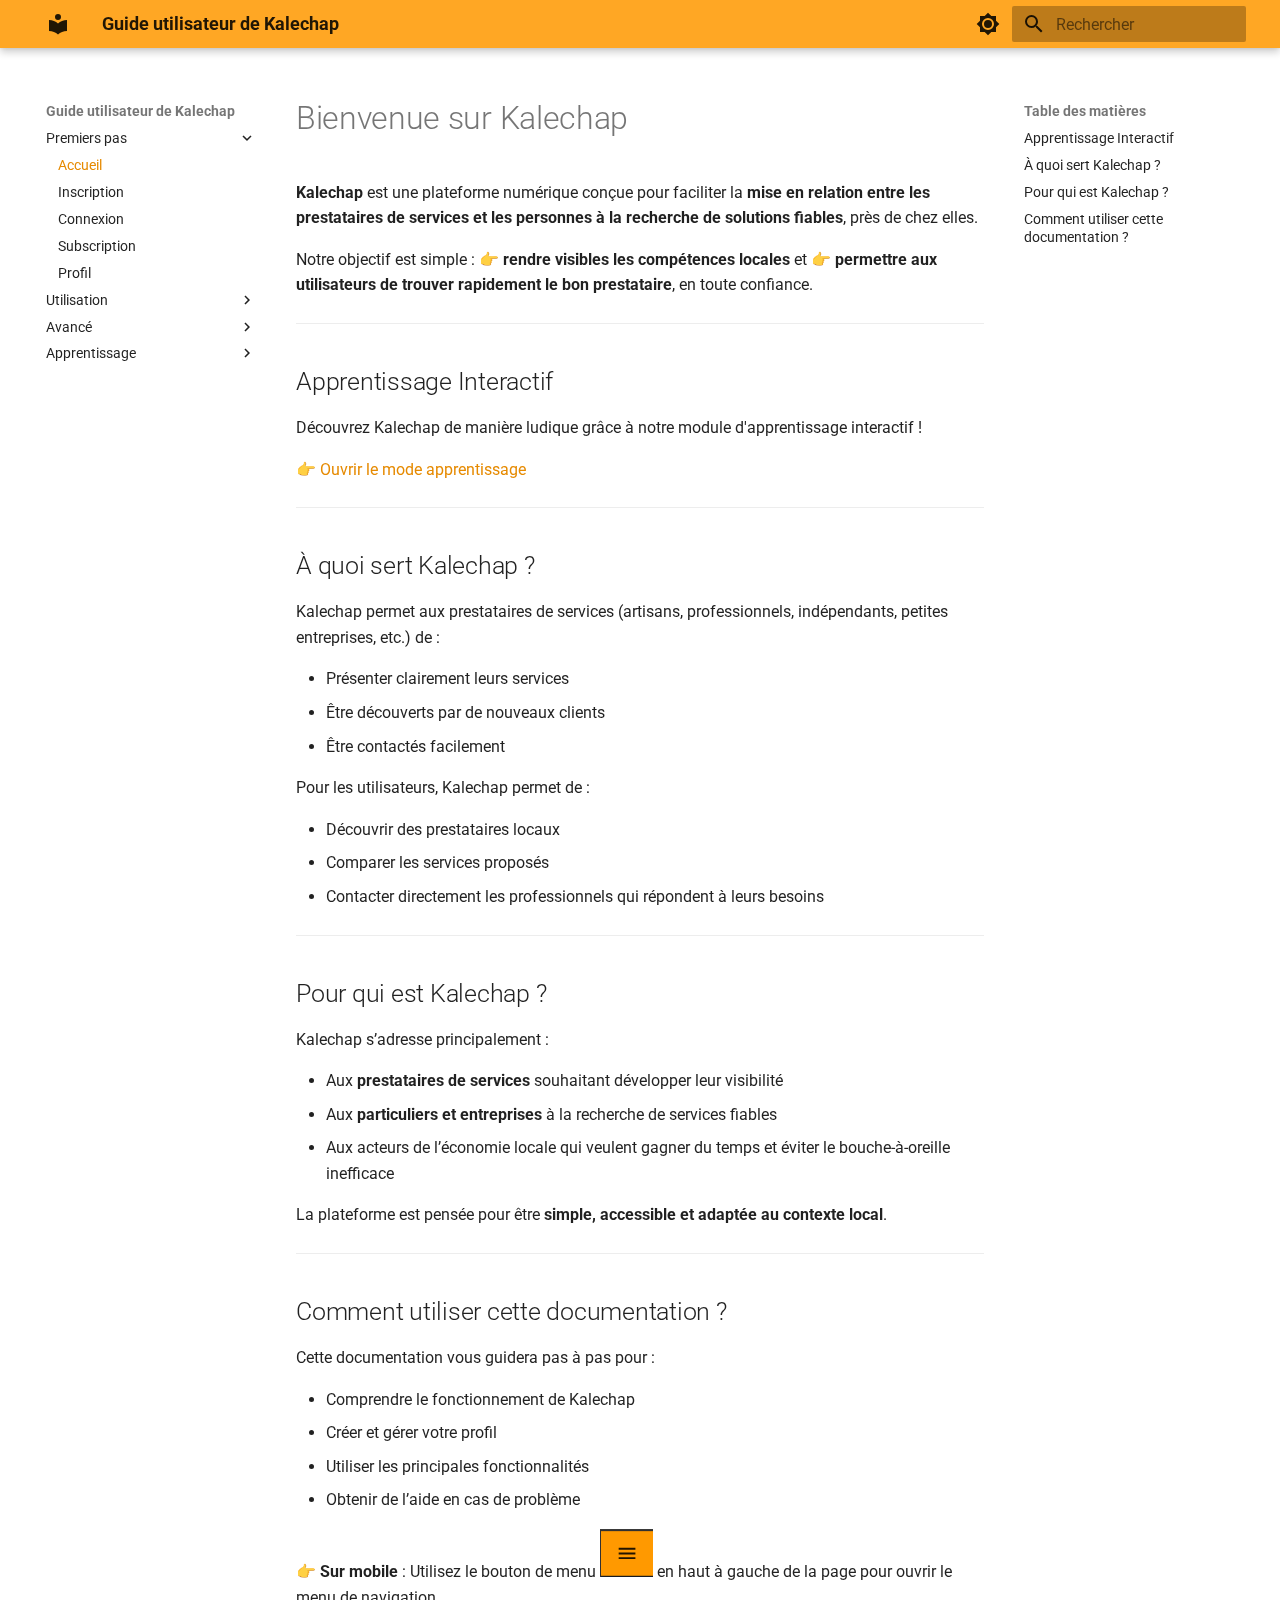
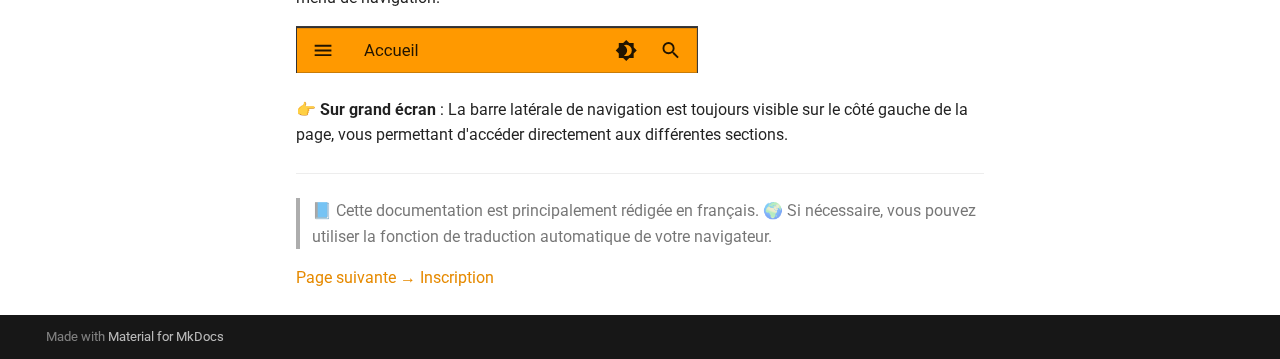
<file: index.html>
<!doctype html>
<html lang="fr" class="no-js">
  <head>
    
      <meta charset="utf-8">
      <meta name="viewport" content="width=device-width,initial-scale=1">
      
      
      
      
      
        <link rel="next" href="inscription/">
      
      
        
      
      
      <link rel="icon" href="assets/favicon.svg">
      <meta name="generator" content="mkdocs-1.6.1, mkdocs-material-9.7.1">
    
    
      
        <title>Accueil - Guide utilisateur de Kalechap</title>
      
    
    
      <link rel="stylesheet" href="assets/stylesheets/main.484c7ddc.min.css">
      
        
        <link rel="stylesheet" href="assets/stylesheets/palette.ab4e12ef.min.css">
      
      


    
    
      
    
    
      
        
        
        <link rel="preconnect" href="https://fonts.gstatic.com" crossorigin>
        <link rel="stylesheet" href="https://fonts.googleapis.com/css?family=Roboto:300,300i,400,400i,700,700i%7CRoboto+Mono:400,400i,700,700i&display=fallback">
        <style>:root{--md-text-font:"Roboto";--md-code-font:"Roboto Mono"}</style>
      
    
    
      <link rel="stylesheet" href="stylesheets/extra.css">
    
    <script>__md_scope=new URL(".",location),__md_hash=e=>[...e].reduce(((e,_)=>(e<<5)-e+_.charCodeAt(0)),0),__md_get=(e,_=localStorage,t=__md_scope)=>JSON.parse(_.getItem(t.pathname+"."+e)),__md_set=(e,_,t=localStorage,a=__md_scope)=>{try{t.setItem(a.pathname+"."+e,JSON.stringify(_))}catch(e){}}</script>
    
      

    
    
  </head>
  
  
    
    
      
    
    
    
    
    <body dir="ltr" data-md-color-scheme="default" data-md-color-primary="orange" data-md-color-accent="pink">
  
    
    <input class="md-toggle" data-md-toggle="drawer" type="checkbox" id="__drawer" autocomplete="off">
    <input class="md-toggle" data-md-toggle="search" type="checkbox" id="__search" autocomplete="off">
    <label class="md-overlay" for="__drawer"></label>
    <div data-md-component="skip">
      
        
        <a href="#bienvenue-sur-kalechap" class="md-skip">
          Aller au contenu
        </a>
      
    </div>
    <div data-md-component="announce">
      
    </div>
    
    
      

  

<header class="md-header md-header--shadow" data-md-component="header">
  <nav class="md-header__inner md-grid" aria-label="En-tête">
    <a href="." title="Guide utilisateur de Kalechap" class="md-header__button md-logo" aria-label="Guide utilisateur de Kalechap" data-md-component="logo">
      
  
  <svg xmlns="http://www.w3.org/2000/svg" viewBox="0 0 24 24"><path d="M12 8a3 3 0 0 0 3-3 3 3 0 0 0-3-3 3 3 0 0 0-3 3 3 3 0 0 0 3 3m0 3.54C9.64 9.35 6.5 8 3 8v11c3.5 0 6.64 1.35 9 3.54 2.36-2.19 5.5-3.54 9-3.54V8c-3.5 0-6.64 1.35-9 3.54"/></svg>

    </a>
    <label class="md-header__button md-icon" for="__drawer">
      
      <svg xmlns="http://www.w3.org/2000/svg" viewBox="0 0 24 24"><path d="M3 6h18v2H3zm0 5h18v2H3zm0 5h18v2H3z"/></svg>
    </label>
    <div class="md-header__title" data-md-component="header-title">
      <div class="md-header__ellipsis">
        <div class="md-header__topic">
          <span class="md-ellipsis">
            Guide utilisateur de Kalechap
          </span>
        </div>
        <div class="md-header__topic" data-md-component="header-topic">
          <span class="md-ellipsis">
            
              Accueil
            
          </span>
        </div>
      </div>
    </div>
    
      
        <form class="md-header__option" data-md-component="palette">
  
    
    
    
    <input class="md-option" data-md-color-media="(prefers-color-scheme: light)" data-md-color-scheme="default" data-md-color-primary="orange" data-md-color-accent="pink"  aria-label="Passer au mode sombre"  type="radio" name="__palette" id="__palette_0">
    
      <label class="md-header__button md-icon" title="Passer au mode sombre" for="__palette_1" hidden>
        <svg xmlns="http://www.w3.org/2000/svg" viewBox="0 0 24 24"><path d="M12 8a4 4 0 0 0-4 4 4 4 0 0 0 4 4 4 4 0 0 0 4-4 4 4 0 0 0-4-4m0 10a6 6 0 0 1-6-6 6 6 0 0 1 6-6 6 6 0 0 1 6 6 6 6 0 0 1-6 6m8-9.31V4h-4.69L12 .69 8.69 4H4v4.69L.69 12 4 15.31V20h4.69L12 23.31 15.31 20H20v-4.69L23.31 12z"/></svg>
      </label>
    
  
    
    
    
    <input class="md-option" data-md-color-media="(prefers-color-scheme: dark)" data-md-color-scheme="slate" data-md-color-primary="orange" data-md-color-accent="pink"  aria-label="Passer au mode clair"  type="radio" name="__palette" id="__palette_1">
    
      <label class="md-header__button md-icon" title="Passer au mode clair" for="__palette_0" hidden>
        <svg xmlns="http://www.w3.org/2000/svg" viewBox="0 0 24 24"><path d="M12 18c-.89 0-1.74-.2-2.5-.55C11.56 16.5 13 14.42 13 12s-1.44-4.5-3.5-5.45C10.26 6.2 11.11 6 12 6a6 6 0 0 1 6 6 6 6 0 0 1-6 6m8-9.31V4h-4.69L12 .69 8.69 4H4v4.69L.69 12 4 15.31V20h4.69L12 23.31 15.31 20H20v-4.69L23.31 12z"/></svg>
      </label>
    
  
</form>
      
    
    
      <script>var palette=__md_get("__palette");if(palette&&palette.color){if("(prefers-color-scheme)"===palette.color.media){var media=matchMedia("(prefers-color-scheme: light)"),input=document.querySelector(media.matches?"[data-md-color-media='(prefers-color-scheme: light)']":"[data-md-color-media='(prefers-color-scheme: dark)']");palette.color.media=input.getAttribute("data-md-color-media"),palette.color.scheme=input.getAttribute("data-md-color-scheme"),palette.color.primary=input.getAttribute("data-md-color-primary"),palette.color.accent=input.getAttribute("data-md-color-accent")}for(var[key,value]of Object.entries(palette.color))document.body.setAttribute("data-md-color-"+key,value)}</script>
    
    
    
      
      
        <label class="md-header__button md-icon" for="__search">
          
          <svg xmlns="http://www.w3.org/2000/svg" viewBox="0 0 24 24"><path d="M9.5 3A6.5 6.5 0 0 1 16 9.5c0 1.61-.59 3.09-1.56 4.23l.27.27h.79l5 5-1.5 1.5-5-5v-.79l-.27-.27A6.52 6.52 0 0 1 9.5 16 6.5 6.5 0 0 1 3 9.5 6.5 6.5 0 0 1 9.5 3m0 2C7 5 5 7 5 9.5S7 14 9.5 14 14 12 14 9.5 12 5 9.5 5"/></svg>
        </label>
        <div class="md-search" data-md-component="search" role="dialog">
  <label class="md-search__overlay" for="__search"></label>
  <div class="md-search__inner" role="search">
    <form class="md-search__form" name="search">
      <input type="text" class="md-search__input" name="query" aria-label="Rechercher" placeholder="Rechercher" autocapitalize="off" autocorrect="off" autocomplete="off" spellcheck="false" data-md-component="search-query" required>
      <label class="md-search__icon md-icon" for="__search">
        
        <svg xmlns="http://www.w3.org/2000/svg" viewBox="0 0 24 24"><path d="M9.5 3A6.5 6.5 0 0 1 16 9.5c0 1.61-.59 3.09-1.56 4.23l.27.27h.79l5 5-1.5 1.5-5-5v-.79l-.27-.27A6.52 6.52 0 0 1 9.5 16 6.5 6.5 0 0 1 3 9.5 6.5 6.5 0 0 1 9.5 3m0 2C7 5 5 7 5 9.5S7 14 9.5 14 14 12 14 9.5 12 5 9.5 5"/></svg>
        
        <svg xmlns="http://www.w3.org/2000/svg" viewBox="0 0 24 24"><path d="M20 11v2H8l5.5 5.5-1.42 1.42L4.16 12l7.92-7.92L13.5 5.5 8 11z"/></svg>
      </label>
      <nav class="md-search__options" aria-label="Recherche">
        
        <button type="reset" class="md-search__icon md-icon" title="Effacer" aria-label="Effacer" tabindex="-1">
          
          <svg xmlns="http://www.w3.org/2000/svg" viewBox="0 0 24 24"><path d="M19 6.41 17.59 5 12 10.59 6.41 5 5 6.41 10.59 12 5 17.59 6.41 19 12 13.41 17.59 19 19 17.59 13.41 12z"/></svg>
        </button>
      </nav>
      
    </form>
    <div class="md-search__output">
      <div class="md-search__scrollwrap" tabindex="0" data-md-scrollfix>
        <div class="md-search-result" data-md-component="search-result">
          <div class="md-search-result__meta">
            Initialisation de la recherche
          </div>
          <ol class="md-search-result__list" role="presentation"></ol>
        </div>
      </div>
    </div>
  </div>
</div>
      
    
    
  </nav>
  
</header>
    
    <div class="md-container" data-md-component="container">
      
      
        
          
        
      
      <main class="md-main" data-md-component="main">
        <div class="md-main__inner md-grid">
          
            
              
              <div class="md-sidebar md-sidebar--primary" data-md-component="sidebar" data-md-type="navigation" >
                <div class="md-sidebar__scrollwrap">
                  <div class="md-sidebar__inner">
                    



<nav class="md-nav md-nav--primary" aria-label="Navigation" data-md-level="0">
  <label class="md-nav__title" for="__drawer">
    <a href="." title="Guide utilisateur de Kalechap" class="md-nav__button md-logo" aria-label="Guide utilisateur de Kalechap" data-md-component="logo">
      
  
  <svg xmlns="http://www.w3.org/2000/svg" viewBox="0 0 24 24"><path d="M12 8a3 3 0 0 0 3-3 3 3 0 0 0-3-3 3 3 0 0 0-3 3 3 3 0 0 0 3 3m0 3.54C9.64 9.35 6.5 8 3 8v11c3.5 0 6.64 1.35 9 3.54 2.36-2.19 5.5-3.54 9-3.54V8c-3.5 0-6.64 1.35-9 3.54"/></svg>

    </a>
    Guide utilisateur de Kalechap
  </label>
  
  <ul class="md-nav__list" data-md-scrollfix>
    
      
      
  
  
    
  
  
  
    
    
    
    
    
    <li class="md-nav__item md-nav__item--active md-nav__item--nested">
      
        
        
        <input class="md-nav__toggle md-toggle " type="checkbox" id="__nav_1" checked>
        
          
          <label class="md-nav__link" for="__nav_1" id="__nav_1_label" tabindex="0">
            
  
  
  <span class="md-ellipsis">
    
  
    Premiers pas
  

    
  </span>
  
  

            <span class="md-nav__icon md-icon"></span>
          </label>
        
        <nav class="md-nav" data-md-level="1" aria-labelledby="__nav_1_label" aria-expanded="true">
          <label class="md-nav__title" for="__nav_1">
            <span class="md-nav__icon md-icon"></span>
            
  
    Premiers pas
  

          </label>
          <ul class="md-nav__list" data-md-scrollfix>
            
              
                
  
  
    
  
  
  
    <li class="md-nav__item md-nav__item--active">
      
      <input class="md-nav__toggle md-toggle" type="checkbox" id="__toc">
      
      
        
      
      
        <label class="md-nav__link md-nav__link--active" for="__toc">
          
  
  
  <span class="md-ellipsis">
    
  
    Accueil
  

    
  </span>
  
  

          <span class="md-nav__icon md-icon"></span>
        </label>
      
      <a href="." class="md-nav__link md-nav__link--active">
        
  
  
  <span class="md-ellipsis">
    
  
    Accueil
  

    
  </span>
  
  

      </a>
      
        

<nav class="md-nav md-nav--secondary" aria-label="Table des matières">
  
  
  
    
  
  
    <label class="md-nav__title" for="__toc">
      <span class="md-nav__icon md-icon"></span>
      Table des matières
    </label>
    <ul class="md-nav__list" data-md-component="toc" data-md-scrollfix>
      
        <li class="md-nav__item">
  <a href="#apprentissage-interactif" class="md-nav__link">
    <span class="md-ellipsis">
      
        Apprentissage Interactif
      
    </span>
  </a>
  
</li>
      
        <li class="md-nav__item">
  <a href="#a-quoi-sert-kalechap" class="md-nav__link">
    <span class="md-ellipsis">
      
        À quoi sert Kalechap ?
      
    </span>
  </a>
  
</li>
      
        <li class="md-nav__item">
  <a href="#pour-qui-est-kalechap" class="md-nav__link">
    <span class="md-ellipsis">
      
        Pour qui est Kalechap ?
      
    </span>
  </a>
  
</li>
      
        <li class="md-nav__item">
  <a href="#comment-utiliser-cette-documentation" class="md-nav__link">
    <span class="md-ellipsis">
      
        Comment utiliser cette documentation ?
      
    </span>
  </a>
  
</li>
      
    </ul>
  
</nav>
      
    </li>
  

              
            
              
                
  
  
  
  
    <li class="md-nav__item">
      <a href="inscription/" class="md-nav__link">
        
  
  
  <span class="md-ellipsis">
    
  
    Inscription
  

    
  </span>
  
  

      </a>
    </li>
  

              
            
              
                
  
  
  
  
    <li class="md-nav__item">
      <a href="connexion/" class="md-nav__link">
        
  
  
  <span class="md-ellipsis">
    
  
    Connexion
  

    
  </span>
  
  

      </a>
    </li>
  

              
            
              
                
  
  
  
  
    <li class="md-nav__item">
      <a href="subscription/" class="md-nav__link">
        
  
  
  <span class="md-ellipsis">
    
  
    Subscription
  

    
  </span>
  
  

      </a>
    </li>
  

              
            
              
                
  
  
  
  
    <li class="md-nav__item">
      <a href="profil/" class="md-nav__link">
        
  
  
  <span class="md-ellipsis">
    
  
    Profil
  

    
  </span>
  
  

      </a>
    </li>
  

              
            
          </ul>
        </nav>
      
    </li>
  

    
      
      
  
  
  
  
    
    
    
    
    
    <li class="md-nav__item md-nav__item--nested">
      
        
        
        <input class="md-nav__toggle md-toggle " type="checkbox" id="__nav_2" >
        
          
          <label class="md-nav__link" for="__nav_2" id="__nav_2_label" tabindex="0">
            
  
  
  <span class="md-ellipsis">
    
  
    Utilisation
  

    
  </span>
  
  

            <span class="md-nav__icon md-icon"></span>
          </label>
        
        <nav class="md-nav" data-md-level="1" aria-labelledby="__nav_2_label" aria-expanded="false">
          <label class="md-nav__title" for="__nav_2">
            <span class="md-nav__icon md-icon"></span>
            
  
    Utilisation
  

          </label>
          <ul class="md-nav__list" data-md-scrollfix>
            
              
                
  
  
  
  
    <li class="md-nav__item">
      <a href="rechercher-service/" class="md-nav__link">
        
  
  
  <span class="md-ellipsis">
    
  
    Rechercher un service
  

    
  </span>
  
  

      </a>
    </li>
  

              
            
              
                
  
  
  
  
    <li class="md-nav__item">
      <a href="service-request/" class="md-nav__link">
        
  
  
  <span class="md-ellipsis">
    
  
    Demander un service
  

    
  </span>
  
  

      </a>
    </li>
  

              
            
              
                
  
  
  
  
    <li class="md-nav__item">
      <a href="ajouter-offre/" class="md-nav__link">
        
  
  
  <span class="md-ellipsis">
    
  
    Ajouter une offre de service
  

    
  </span>
  
  

      </a>
    </li>
  

              
            
              
                
  
  
  
  
    <li class="md-nav__item">
      <a href="code-parrainage/" class="md-nav__link">
        
  
  
  <span class="md-ellipsis">
    
  
    Code de parrainage
  

    
  </span>
  
  

      </a>
    </li>
  

              
            
          </ul>
        </nav>
      
    </li>
  

    
      
      
  
  
  
  
    
    
    
    
    
    <li class="md-nav__item md-nav__item--nested">
      
        
        
        <input class="md-nav__toggle md-toggle " type="checkbox" id="__nav_3" >
        
          
          <label class="md-nav__link" for="__nav_3" id="__nav_3_label" tabindex="0">
            
  
  
  <span class="md-ellipsis">
    
  
    Avancé
  

    
  </span>
  
  

            <span class="md-nav__icon md-icon"></span>
          </label>
        
        <nav class="md-nav" data-md-level="1" aria-labelledby="__nav_3_label" aria-expanded="false">
          <label class="md-nav__title" for="__nav_3">
            <span class="md-nav__icon md-icon"></span>
            
  
    Avancé
  

          </label>
          <ul class="md-nav__list" data-md-scrollfix>
            
              
                
  
  
  
  
    <li class="md-nav__item">
      <a href="nombre-offres-service/" class="md-nav__link">
        
  
  
  <span class="md-ellipsis">
    
  
    Nombre d'offres de service
  

    
  </span>
  
  

      </a>
    </li>
  

              
            
              
                
  
  
  
  
    <li class="md-nav__item">
      <a href="ajouter-image-offre-service/" class="md-nav__link">
        
  
  
  <span class="md-ellipsis">
    
  
    Ajouter une image d'offre
  

    
  </span>
  
  

      </a>
    </li>
  

              
            
              
                
  
  
  
  
    <li class="md-nav__item">
      <a href="add-profile-picture/" class="md-nav__link">
        
  
  
  <span class="md-ellipsis">
    
  
    Ajouter une photo de profil
  

    
  </span>
  
  

      </a>
    </li>
  

              
            
          </ul>
        </nav>
      
    </li>
  

    
      
      
  
  
  
  
    
    
    
    
    
    <li class="md-nav__item md-nav__item--nested">
      
        
        
        <input class="md-nav__toggle md-toggle " type="checkbox" id="__nav_4" >
        
          
          <label class="md-nav__link" for="__nav_4" id="__nav_4_label" tabindex="0">
            
  
  
  <span class="md-ellipsis">
    
  
    Apprentissage
  

    
  </span>
  
  

            <span class="md-nav__icon md-icon"></span>
          </label>
        
        <nav class="md-nav" data-md-level="1" aria-labelledby="__nav_4_label" aria-expanded="false">
          <label class="md-nav__title" for="__nav_4">
            <span class="md-nav__icon md-icon"></span>
            
  
    Apprentissage
  

          </label>
          <ul class="md-nav__list" data-md-scrollfix>
            
              
                
  
  
  
  
    <li class="md-nav__item">
      <a href="learn/" class="md-nav__link">
        
  
  
  <span class="md-ellipsis">
    
  
    Mode apprentissage
  

    
  </span>
  
  

      </a>
    </li>
  

              
            
          </ul>
        </nav>
      
    </li>
  

    
  </ul>
</nav>
                  </div>
                </div>
              </div>
            
            
              
              <div class="md-sidebar md-sidebar--secondary" data-md-component="sidebar" data-md-type="toc" >
                <div class="md-sidebar__scrollwrap">
                  <div class="md-sidebar__inner">
                    

<nav class="md-nav md-nav--secondary" aria-label="Table des matières">
  
  
  
    
  
  
    <label class="md-nav__title" for="__toc">
      <span class="md-nav__icon md-icon"></span>
      Table des matières
    </label>
    <ul class="md-nav__list" data-md-component="toc" data-md-scrollfix>
      
        <li class="md-nav__item">
  <a href="#apprentissage-interactif" class="md-nav__link">
    <span class="md-ellipsis">
      
        Apprentissage Interactif
      
    </span>
  </a>
  
</li>
      
        <li class="md-nav__item">
  <a href="#a-quoi-sert-kalechap" class="md-nav__link">
    <span class="md-ellipsis">
      
        À quoi sert Kalechap ?
      
    </span>
  </a>
  
</li>
      
        <li class="md-nav__item">
  <a href="#pour-qui-est-kalechap" class="md-nav__link">
    <span class="md-ellipsis">
      
        Pour qui est Kalechap ?
      
    </span>
  </a>
  
</li>
      
        <li class="md-nav__item">
  <a href="#comment-utiliser-cette-documentation" class="md-nav__link">
    <span class="md-ellipsis">
      
        Comment utiliser cette documentation ?
      
    </span>
  </a>
  
</li>
      
    </ul>
  
</nav>
                  </div>
                </div>
              </div>
            
          
          
            <div class="md-content" data-md-component="content">
              
              <article class="md-content__inner md-typeset">
                
                  



<h1 id="bienvenue-sur-kalechap">Bienvenue sur Kalechap</h1>
<p><strong>Kalechap</strong> est une plateforme numérique conçue pour faciliter la <strong>mise en relation entre les prestataires de services et les personnes à la recherche de solutions fiables</strong>, près de chez elles.</p>
<p>Notre objectif est simple :
👉 <strong>rendre visibles les compétences locales</strong> et
👉 <strong>permettre aux utilisateurs de trouver rapidement le bon prestataire</strong>, en toute confiance.</p>
<hr />
<h2 id="apprentissage-interactif">Apprentissage Interactif</h2>
<p>Découvrez Kalechap de manière ludique grâce à notre module d'apprentissage interactif !</p>
<p>👉 <a href="./learn/">Ouvrir le mode apprentissage</a></p>
<hr />
<h2 id="a-quoi-sert-kalechap">À quoi sert Kalechap ?</h2>
<p>Kalechap permet aux prestataires de services (artisans, professionnels, indépendants, petites entreprises, etc.) de :</p>
<ul>
<li>Présenter clairement leurs services</li>
<li>Être découverts par de nouveaux clients</li>
<li>Être contactés facilement</li>
</ul>
<p>Pour les utilisateurs, Kalechap permet de :</p>
<ul>
<li>Découvrir des prestataires locaux</li>
<li>Comparer les services proposés</li>
<li>Contacter directement les professionnels qui répondent à leurs besoins</li>
</ul>
<hr />
<h2 id="pour-qui-est-kalechap">Pour qui est Kalechap ?</h2>
<p>Kalechap s’adresse principalement :</p>
<ul>
<li>Aux <strong>prestataires de services</strong> souhaitant développer leur visibilité</li>
<li>Aux <strong>particuliers et entreprises</strong> à la recherche de services fiables</li>
<li>Aux acteurs de l’économie locale qui veulent gagner du temps et éviter le bouche-à-oreille inefficace</li>
</ul>
<p>La plateforme est pensée pour être <strong>simple, accessible et adaptée au contexte local</strong>.</p>
<hr />
<h2 id="comment-utiliser-cette-documentation">Comment utiliser cette documentation ?</h2>
<p>Cette documentation vous guidera pas à pas pour :</p>
<ul>
<li>Comprendre le fonctionnement de Kalechap</li>
<li>Créer et gérer votre profil</li>
<li>Utiliser les principales fonctionnalités</li>
<li>Obtenir de l’aide en cas de problème</li>
</ul>
<p>👉 <strong>Sur mobile</strong> : Utilisez le bouton de menu <img alt="Bouton menu" src="images/hamburger_guide.png" /> en haut à gauche de la page pour ouvrir le menu de navigation.</p>
<p><img alt="Menu de navigation" src="images/menu_navigation_guide.png" /></p>
<p>👉 <strong>Sur grand écran</strong> : La barre latérale de navigation est toujours visible sur le côté gauche de la page, vous permettant d'accéder directement aux différentes sections.</p>
<hr />
<blockquote>
<p>📘 Cette documentation est principalement rédigée en français.
🌍 Si nécessaire, vous pouvez utiliser la fonction de traduction automatique de votre navigateur.</p>
</blockquote>
<div class="page-nav">
  <div class="page-nav-placeholder"></div>
  <a href="inscription/" class="page-nav-item page-nav-item--next">
    <span class="page-nav-label">Page suivante →</span>
    <span class="page-nav-title">Inscription</span>
  </a>
</div>












                
              </article>
            </div>
          
          
<script>var target=document.getElementById(location.hash.slice(1));target&&target.name&&(target.checked=target.name.startsWith("__tabbed_"))</script>
        </div>
        
      </main>
      
        <footer class="md-footer">
  
  <div class="md-footer-meta md-typeset">
    <div class="md-footer-meta__inner md-grid">
      <div class="md-copyright">
  
  
    Made with
    <a href="https://squidfunk.github.io/mkdocs-material/" target="_blank" rel="noopener">
      Material for MkDocs
    </a>
  
</div>
      
    </div>
  </div>
</footer>
      
    </div>
    <div class="md-dialog" data-md-component="dialog">
      <div class="md-dialog__inner md-typeset"></div>
    </div>
    
    
    
      
      
      <script id="__config" type="application/json">{"annotate": null, "base": ".", "features": [], "search": "assets/javascripts/workers/search.2c215733.min.js", "tags": null, "translations": {"clipboard.copied": "Copi\u00e9 dans le presse-papier", "clipboard.copy": "Copier dans le presse-papier", "search.result.more.one": "1 de plus sur cette page", "search.result.more.other": "# de plus sur cette page", "search.result.none": "Aucun document trouv\u00e9", "search.result.one": "1 document trouv\u00e9", "search.result.other": "# documents trouv\u00e9s", "search.result.placeholder": "Taper pour d\u00e9marrer la recherche", "search.result.term.missing": "Non trouv\u00e9", "select.version": "S\u00e9lectionner la version"}, "version": null}</script>
    
    
      <script src="assets/javascripts/bundle.79ae519e.min.js"></script>
      
    
  </body>
</html>
</file>
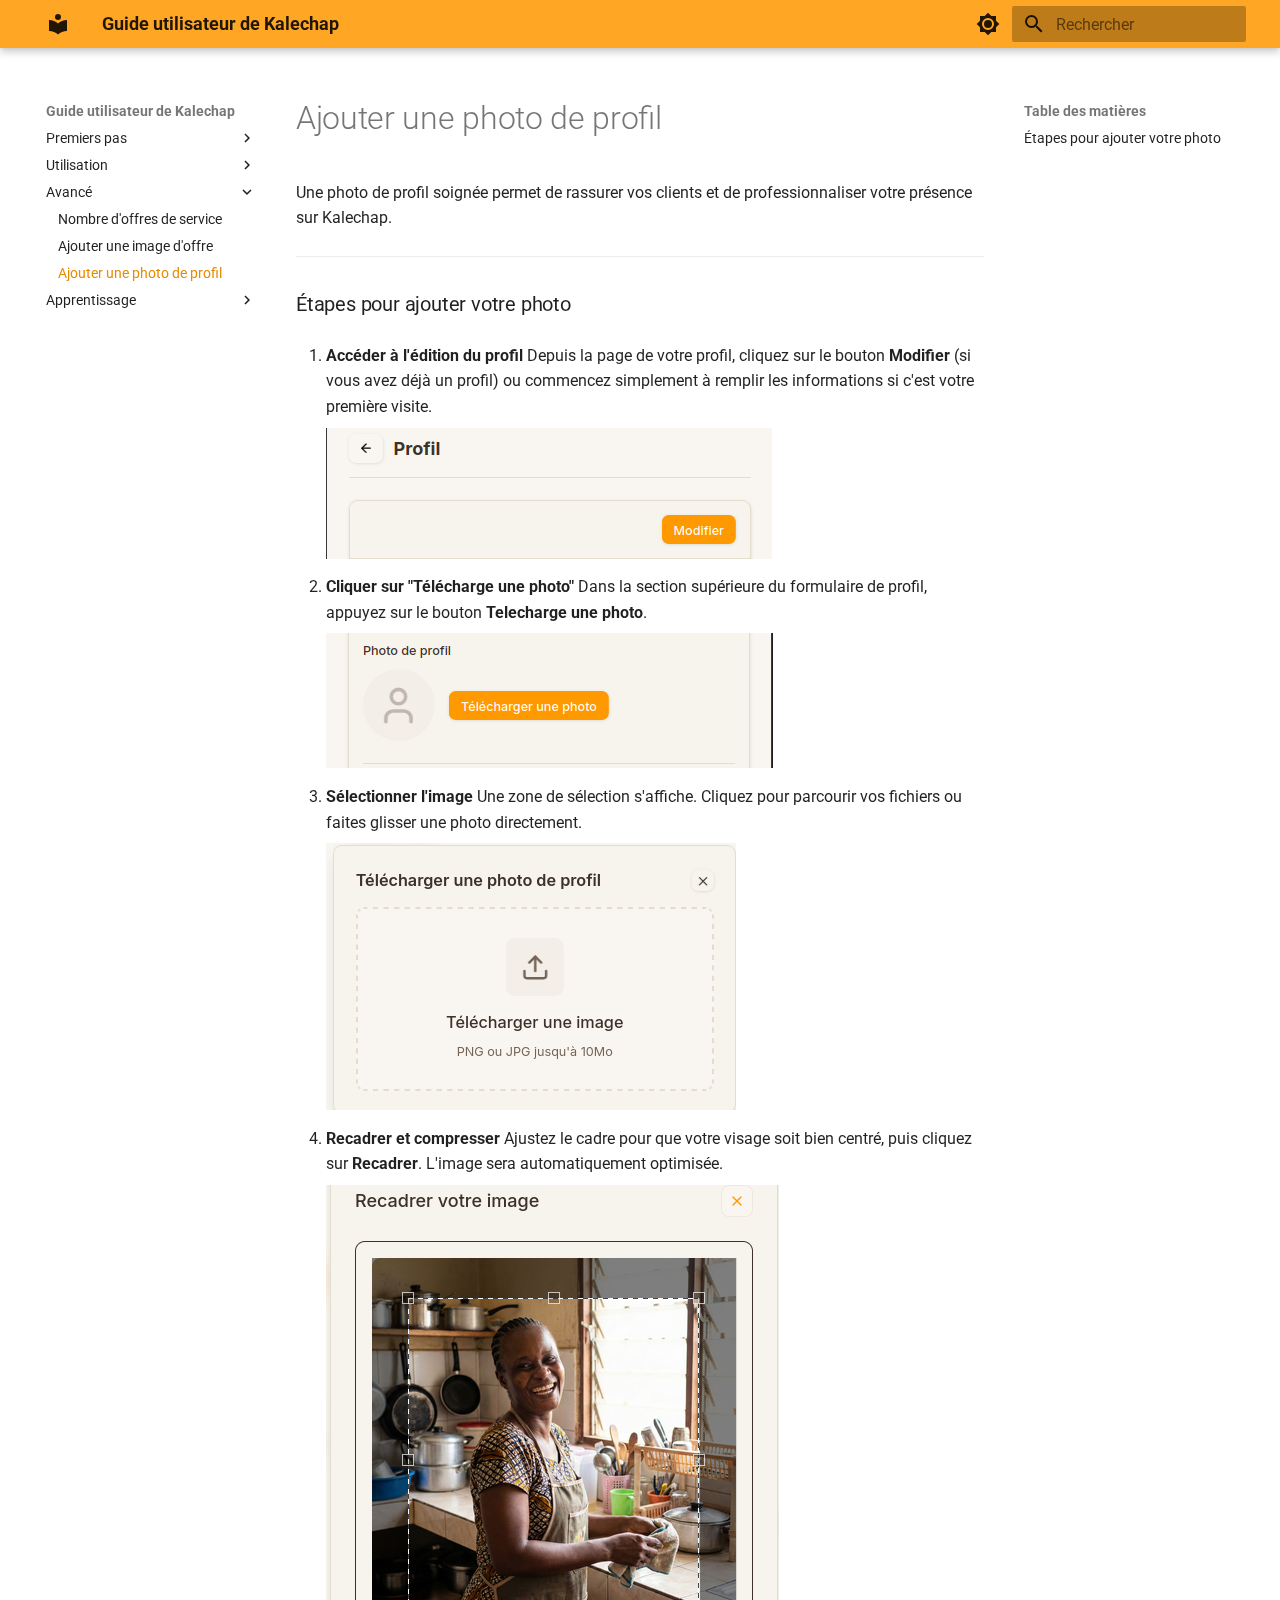
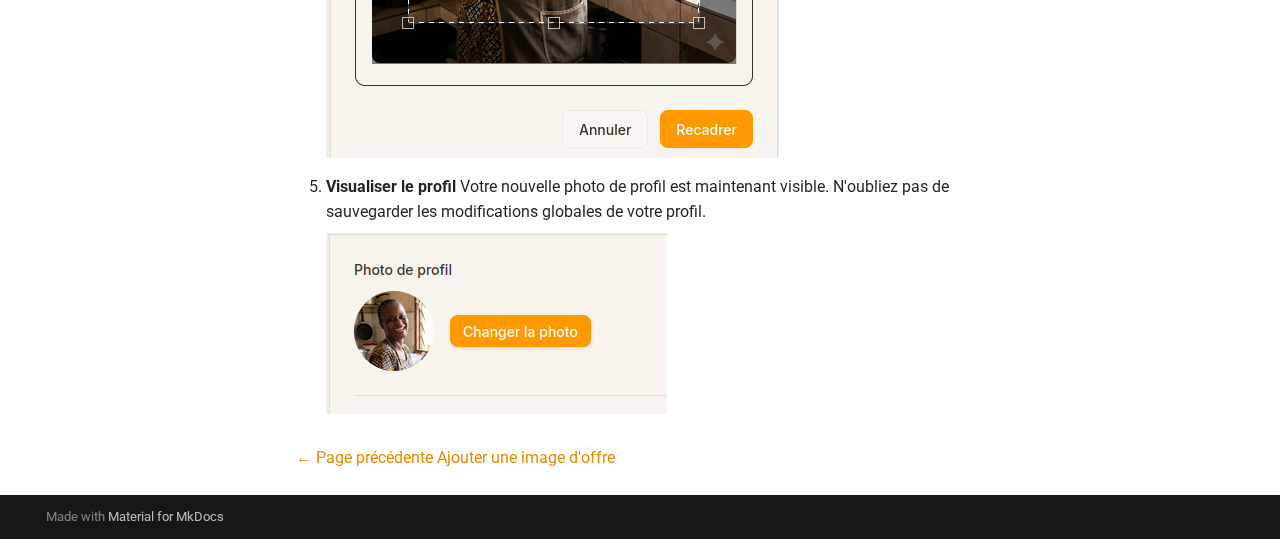
<file: add-profile-picture/index.html>
<!doctype html>
<html lang="fr" class="no-js">
  <head>
    
      <meta charset="utf-8">
      <meta name="viewport" content="width=device-width,initial-scale=1">
      
      
      
      
        <link rel="prev" href="../ajouter-image-offre-service/">
      
      
      
        
      
      
      <link rel="icon" href="../assets/favicon.svg">
      <meta name="generator" content="mkdocs-1.6.1, mkdocs-material-9.7.1">
    
    
      
        <title>Ajouter une photo de profil - Guide utilisateur de Kalechap</title>
      
    
    
      <link rel="stylesheet" href="../assets/stylesheets/main.484c7ddc.min.css">
      
        
        <link rel="stylesheet" href="../assets/stylesheets/palette.ab4e12ef.min.css">
      
      


    
    
      
    
    
      
        
        
        <link rel="preconnect" href="https://fonts.gstatic.com" crossorigin>
        <link rel="stylesheet" href="https://fonts.googleapis.com/css?family=Roboto:300,300i,400,400i,700,700i%7CRoboto+Mono:400,400i,700,700i&display=fallback">
        <style>:root{--md-text-font:"Roboto";--md-code-font:"Roboto Mono"}</style>
      
    
    
      <link rel="stylesheet" href="../stylesheets/extra.css">
    
    <script>__md_scope=new URL("..",location),__md_hash=e=>[...e].reduce(((e,_)=>(e<<5)-e+_.charCodeAt(0)),0),__md_get=(e,_=localStorage,t=__md_scope)=>JSON.parse(_.getItem(t.pathname+"."+e)),__md_set=(e,_,t=localStorage,a=__md_scope)=>{try{t.setItem(a.pathname+"."+e,JSON.stringify(_))}catch(e){}}</script>
    
      

    
    
  </head>
  
  
    
    
      
    
    
    
    
    <body dir="ltr" data-md-color-scheme="default" data-md-color-primary="orange" data-md-color-accent="pink">
  
    
    <input class="md-toggle" data-md-toggle="drawer" type="checkbox" id="__drawer" autocomplete="off">
    <input class="md-toggle" data-md-toggle="search" type="checkbox" id="__search" autocomplete="off">
    <label class="md-overlay" for="__drawer"></label>
    <div data-md-component="skip">
      
        
        <a href="#ajouter-une-photo-de-profil" class="md-skip">
          Aller au contenu
        </a>
      
    </div>
    <div data-md-component="announce">
      
    </div>
    
    
      

  

<header class="md-header md-header--shadow" data-md-component="header">
  <nav class="md-header__inner md-grid" aria-label="En-tête">
    <a href=".." title="Guide utilisateur de Kalechap" class="md-header__button md-logo" aria-label="Guide utilisateur de Kalechap" data-md-component="logo">
      
  
  <svg xmlns="http://www.w3.org/2000/svg" viewBox="0 0 24 24"><path d="M12 8a3 3 0 0 0 3-3 3 3 0 0 0-3-3 3 3 0 0 0-3 3 3 3 0 0 0 3 3m0 3.54C9.64 9.35 6.5 8 3 8v11c3.5 0 6.64 1.35 9 3.54 2.36-2.19 5.5-3.54 9-3.54V8c-3.5 0-6.64 1.35-9 3.54"/></svg>

    </a>
    <label class="md-header__button md-icon" for="__drawer">
      
      <svg xmlns="http://www.w3.org/2000/svg" viewBox="0 0 24 24"><path d="M3 6h18v2H3zm0 5h18v2H3zm0 5h18v2H3z"/></svg>
    </label>
    <div class="md-header__title" data-md-component="header-title">
      <div class="md-header__ellipsis">
        <div class="md-header__topic">
          <span class="md-ellipsis">
            Guide utilisateur de Kalechap
          </span>
        </div>
        <div class="md-header__topic" data-md-component="header-topic">
          <span class="md-ellipsis">
            
              Ajouter une photo de profil
            
          </span>
        </div>
      </div>
    </div>
    
      
        <form class="md-header__option" data-md-component="palette">
  
    
    
    
    <input class="md-option" data-md-color-media="(prefers-color-scheme: light)" data-md-color-scheme="default" data-md-color-primary="orange" data-md-color-accent="pink"  aria-label="Passer au mode sombre"  type="radio" name="__palette" id="__palette_0">
    
      <label class="md-header__button md-icon" title="Passer au mode sombre" for="__palette_1" hidden>
        <svg xmlns="http://www.w3.org/2000/svg" viewBox="0 0 24 24"><path d="M12 8a4 4 0 0 0-4 4 4 4 0 0 0 4 4 4 4 0 0 0 4-4 4 4 0 0 0-4-4m0 10a6 6 0 0 1-6-6 6 6 0 0 1 6-6 6 6 0 0 1 6 6 6 6 0 0 1-6 6m8-9.31V4h-4.69L12 .69 8.69 4H4v4.69L.69 12 4 15.31V20h4.69L12 23.31 15.31 20H20v-4.69L23.31 12z"/></svg>
      </label>
    
  
    
    
    
    <input class="md-option" data-md-color-media="(prefers-color-scheme: dark)" data-md-color-scheme="slate" data-md-color-primary="orange" data-md-color-accent="pink"  aria-label="Passer au mode clair"  type="radio" name="__palette" id="__palette_1">
    
      <label class="md-header__button md-icon" title="Passer au mode clair" for="__palette_0" hidden>
        <svg xmlns="http://www.w3.org/2000/svg" viewBox="0 0 24 24"><path d="M12 18c-.89 0-1.74-.2-2.5-.55C11.56 16.5 13 14.42 13 12s-1.44-4.5-3.5-5.45C10.26 6.2 11.11 6 12 6a6 6 0 0 1 6 6 6 6 0 0 1-6 6m8-9.31V4h-4.69L12 .69 8.69 4H4v4.69L.69 12 4 15.31V20h4.69L12 23.31 15.31 20H20v-4.69L23.31 12z"/></svg>
      </label>
    
  
</form>
      
    
    
      <script>var palette=__md_get("__palette");if(palette&&palette.color){if("(prefers-color-scheme)"===palette.color.media){var media=matchMedia("(prefers-color-scheme: light)"),input=document.querySelector(media.matches?"[data-md-color-media='(prefers-color-scheme: light)']":"[data-md-color-media='(prefers-color-scheme: dark)']");palette.color.media=input.getAttribute("data-md-color-media"),palette.color.scheme=input.getAttribute("data-md-color-scheme"),palette.color.primary=input.getAttribute("data-md-color-primary"),palette.color.accent=input.getAttribute("data-md-color-accent")}for(var[key,value]of Object.entries(palette.color))document.body.setAttribute("data-md-color-"+key,value)}</script>
    
    
    
      
      
        <label class="md-header__button md-icon" for="__search">
          
          <svg xmlns="http://www.w3.org/2000/svg" viewBox="0 0 24 24"><path d="M9.5 3A6.5 6.5 0 0 1 16 9.5c0 1.61-.59 3.09-1.56 4.23l.27.27h.79l5 5-1.5 1.5-5-5v-.79l-.27-.27A6.52 6.52 0 0 1 9.5 16 6.5 6.5 0 0 1 3 9.5 6.5 6.5 0 0 1 9.5 3m0 2C7 5 5 7 5 9.5S7 14 9.5 14 14 12 14 9.5 12 5 9.5 5"/></svg>
        </label>
        <div class="md-search" data-md-component="search" role="dialog">
  <label class="md-search__overlay" for="__search"></label>
  <div class="md-search__inner" role="search">
    <form class="md-search__form" name="search">
      <input type="text" class="md-search__input" name="query" aria-label="Rechercher" placeholder="Rechercher" autocapitalize="off" autocorrect="off" autocomplete="off" spellcheck="false" data-md-component="search-query" required>
      <label class="md-search__icon md-icon" for="__search">
        
        <svg xmlns="http://www.w3.org/2000/svg" viewBox="0 0 24 24"><path d="M9.5 3A6.5 6.5 0 0 1 16 9.5c0 1.61-.59 3.09-1.56 4.23l.27.27h.79l5 5-1.5 1.5-5-5v-.79l-.27-.27A6.52 6.52 0 0 1 9.5 16 6.5 6.5 0 0 1 3 9.5 6.5 6.5 0 0 1 9.5 3m0 2C7 5 5 7 5 9.5S7 14 9.5 14 14 12 14 9.5 12 5 9.5 5"/></svg>
        
        <svg xmlns="http://www.w3.org/2000/svg" viewBox="0 0 24 24"><path d="M20 11v2H8l5.5 5.5-1.42 1.42L4.16 12l7.92-7.92L13.5 5.5 8 11z"/></svg>
      </label>
      <nav class="md-search__options" aria-label="Recherche">
        
        <button type="reset" class="md-search__icon md-icon" title="Effacer" aria-label="Effacer" tabindex="-1">
          
          <svg xmlns="http://www.w3.org/2000/svg" viewBox="0 0 24 24"><path d="M19 6.41 17.59 5 12 10.59 6.41 5 5 6.41 10.59 12 5 17.59 6.41 19 12 13.41 17.59 19 19 17.59 13.41 12z"/></svg>
        </button>
      </nav>
      
    </form>
    <div class="md-search__output">
      <div class="md-search__scrollwrap" tabindex="0" data-md-scrollfix>
        <div class="md-search-result" data-md-component="search-result">
          <div class="md-search-result__meta">
            Initialisation de la recherche
          </div>
          <ol class="md-search-result__list" role="presentation"></ol>
        </div>
      </div>
    </div>
  </div>
</div>
      
    
    
  </nav>
  
</header>
    
    <div class="md-container" data-md-component="container">
      
      
        
          
        
      
      <main class="md-main" data-md-component="main">
        <div class="md-main__inner md-grid">
          
            
              
              <div class="md-sidebar md-sidebar--primary" data-md-component="sidebar" data-md-type="navigation" >
                <div class="md-sidebar__scrollwrap">
                  <div class="md-sidebar__inner">
                    



<nav class="md-nav md-nav--primary" aria-label="Navigation" data-md-level="0">
  <label class="md-nav__title" for="__drawer">
    <a href=".." title="Guide utilisateur de Kalechap" class="md-nav__button md-logo" aria-label="Guide utilisateur de Kalechap" data-md-component="logo">
      
  
  <svg xmlns="http://www.w3.org/2000/svg" viewBox="0 0 24 24"><path d="M12 8a3 3 0 0 0 3-3 3 3 0 0 0-3-3 3 3 0 0 0-3 3 3 3 0 0 0 3 3m0 3.54C9.64 9.35 6.5 8 3 8v11c3.5 0 6.64 1.35 9 3.54 2.36-2.19 5.5-3.54 9-3.54V8c-3.5 0-6.64 1.35-9 3.54"/></svg>

    </a>
    Guide utilisateur de Kalechap
  </label>
  
  <ul class="md-nav__list" data-md-scrollfix>
    
      
      
  
  
  
  
    
    
    
    
    
    <li class="md-nav__item md-nav__item--nested">
      
        
        
        <input class="md-nav__toggle md-toggle " type="checkbox" id="__nav_1" >
        
          
          <label class="md-nav__link" for="__nav_1" id="__nav_1_label" tabindex="0">
            
  
  
  <span class="md-ellipsis">
    
  
    Premiers pas
  

    
  </span>
  
  

            <span class="md-nav__icon md-icon"></span>
          </label>
        
        <nav class="md-nav" data-md-level="1" aria-labelledby="__nav_1_label" aria-expanded="false">
          <label class="md-nav__title" for="__nav_1">
            <span class="md-nav__icon md-icon"></span>
            
  
    Premiers pas
  

          </label>
          <ul class="md-nav__list" data-md-scrollfix>
            
              
                
  
  
  
  
    <li class="md-nav__item">
      <a href=".." class="md-nav__link">
        
  
  
  <span class="md-ellipsis">
    
  
    Accueil
  

    
  </span>
  
  

      </a>
    </li>
  

              
            
              
                
  
  
  
  
    <li class="md-nav__item">
      <a href="../inscription/" class="md-nav__link">
        
  
  
  <span class="md-ellipsis">
    
  
    Inscription
  

    
  </span>
  
  

      </a>
    </li>
  

              
            
              
                
  
  
  
  
    <li class="md-nav__item">
      <a href="../connexion/" class="md-nav__link">
        
  
  
  <span class="md-ellipsis">
    
  
    Connexion
  

    
  </span>
  
  

      </a>
    </li>
  

              
            
              
                
  
  
  
  
    <li class="md-nav__item">
      <a href="../subscription/" class="md-nav__link">
        
  
  
  <span class="md-ellipsis">
    
  
    Subscription
  

    
  </span>
  
  

      </a>
    </li>
  

              
            
              
                
  
  
  
  
    <li class="md-nav__item">
      <a href="../profil/" class="md-nav__link">
        
  
  
  <span class="md-ellipsis">
    
  
    Profil
  

    
  </span>
  
  

      </a>
    </li>
  

              
            
          </ul>
        </nav>
      
    </li>
  

    
      
      
  
  
  
  
    
    
    
    
    
    <li class="md-nav__item md-nav__item--nested">
      
        
        
        <input class="md-nav__toggle md-toggle " type="checkbox" id="__nav_2" >
        
          
          <label class="md-nav__link" for="__nav_2" id="__nav_2_label" tabindex="0">
            
  
  
  <span class="md-ellipsis">
    
  
    Utilisation
  

    
  </span>
  
  

            <span class="md-nav__icon md-icon"></span>
          </label>
        
        <nav class="md-nav" data-md-level="1" aria-labelledby="__nav_2_label" aria-expanded="false">
          <label class="md-nav__title" for="__nav_2">
            <span class="md-nav__icon md-icon"></span>
            
  
    Utilisation
  

          </label>
          <ul class="md-nav__list" data-md-scrollfix>
            
              
                
  
  
  
  
    <li class="md-nav__item">
      <a href="../rechercher-service/" class="md-nav__link">
        
  
  
  <span class="md-ellipsis">
    
  
    Rechercher un service
  

    
  </span>
  
  

      </a>
    </li>
  

              
            
              
                
  
  
  
  
    <li class="md-nav__item">
      <a href="../service-request/" class="md-nav__link">
        
  
  
  <span class="md-ellipsis">
    
  
    Demander un service
  

    
  </span>
  
  

      </a>
    </li>
  

              
            
              
                
  
  
  
  
    <li class="md-nav__item">
      <a href="../ajouter-offre/" class="md-nav__link">
        
  
  
  <span class="md-ellipsis">
    
  
    Ajouter une offre de service
  

    
  </span>
  
  

      </a>
    </li>
  

              
            
              
                
  
  
  
  
    <li class="md-nav__item">
      <a href="../code-parrainage/" class="md-nav__link">
        
  
  
  <span class="md-ellipsis">
    
  
    Code de parrainage
  

    
  </span>
  
  

      </a>
    </li>
  

              
            
          </ul>
        </nav>
      
    </li>
  

    
      
      
  
  
    
  
  
  
    
    
    
    
    
    <li class="md-nav__item md-nav__item--active md-nav__item--nested">
      
        
        
        <input class="md-nav__toggle md-toggle " type="checkbox" id="__nav_3" checked>
        
          
          <label class="md-nav__link" for="__nav_3" id="__nav_3_label" tabindex="0">
            
  
  
  <span class="md-ellipsis">
    
  
    Avancé
  

    
  </span>
  
  

            <span class="md-nav__icon md-icon"></span>
          </label>
        
        <nav class="md-nav" data-md-level="1" aria-labelledby="__nav_3_label" aria-expanded="true">
          <label class="md-nav__title" for="__nav_3">
            <span class="md-nav__icon md-icon"></span>
            
  
    Avancé
  

          </label>
          <ul class="md-nav__list" data-md-scrollfix>
            
              
                
  
  
  
  
    <li class="md-nav__item">
      <a href="../nombre-offres-service/" class="md-nav__link">
        
  
  
  <span class="md-ellipsis">
    
  
    Nombre d'offres de service
  

    
  </span>
  
  

      </a>
    </li>
  

              
            
              
                
  
  
  
  
    <li class="md-nav__item">
      <a href="../ajouter-image-offre-service/" class="md-nav__link">
        
  
  
  <span class="md-ellipsis">
    
  
    Ajouter une image d'offre
  

    
  </span>
  
  

      </a>
    </li>
  

              
            
              
                
  
  
    
  
  
  
    <li class="md-nav__item md-nav__item--active">
      
      <input class="md-nav__toggle md-toggle" type="checkbox" id="__toc">
      
      
        
      
      
        <label class="md-nav__link md-nav__link--active" for="__toc">
          
  
  
  <span class="md-ellipsis">
    
  
    Ajouter une photo de profil
  

    
  </span>
  
  

          <span class="md-nav__icon md-icon"></span>
        </label>
      
      <a href="./" class="md-nav__link md-nav__link--active">
        
  
  
  <span class="md-ellipsis">
    
  
    Ajouter une photo de profil
  

    
  </span>
  
  

      </a>
      
        

<nav class="md-nav md-nav--secondary" aria-label="Table des matières">
  
  
  
    
  
  
    <label class="md-nav__title" for="__toc">
      <span class="md-nav__icon md-icon"></span>
      Table des matières
    </label>
    <ul class="md-nav__list" data-md-component="toc" data-md-scrollfix>
      
        <li class="md-nav__item">
  <a href="#etapes-pour-ajouter-votre-photo" class="md-nav__link">
    <span class="md-ellipsis">
      
        Étapes pour ajouter votre photo
      
    </span>
  </a>
  
</li>
      
    </ul>
  
</nav>
      
    </li>
  

              
            
          </ul>
        </nav>
      
    </li>
  

    
      
      
  
  
  
  
    
    
    
    
    
    <li class="md-nav__item md-nav__item--nested">
      
        
        
        <input class="md-nav__toggle md-toggle " type="checkbox" id="__nav_4" >
        
          
          <label class="md-nav__link" for="__nav_4" id="__nav_4_label" tabindex="0">
            
  
  
  <span class="md-ellipsis">
    
  
    Apprentissage
  

    
  </span>
  
  

            <span class="md-nav__icon md-icon"></span>
          </label>
        
        <nav class="md-nav" data-md-level="1" aria-labelledby="__nav_4_label" aria-expanded="false">
          <label class="md-nav__title" for="__nav_4">
            <span class="md-nav__icon md-icon"></span>
            
  
    Apprentissage
  

          </label>
          <ul class="md-nav__list" data-md-scrollfix>
            
              
                
  
  
  
  
    <li class="md-nav__item">
      <a href="../learn/" class="md-nav__link">
        
  
  
  <span class="md-ellipsis">
    
  
    Mode apprentissage
  

    
  </span>
  
  

      </a>
    </li>
  

              
            
          </ul>
        </nav>
      
    </li>
  

    
  </ul>
</nav>
                  </div>
                </div>
              </div>
            
            
              
              <div class="md-sidebar md-sidebar--secondary" data-md-component="sidebar" data-md-type="toc" >
                <div class="md-sidebar__scrollwrap">
                  <div class="md-sidebar__inner">
                    

<nav class="md-nav md-nav--secondary" aria-label="Table des matières">
  
  
  
    
  
  
    <label class="md-nav__title" for="__toc">
      <span class="md-nav__icon md-icon"></span>
      Table des matières
    </label>
    <ul class="md-nav__list" data-md-component="toc" data-md-scrollfix>
      
        <li class="md-nav__item">
  <a href="#etapes-pour-ajouter-votre-photo" class="md-nav__link">
    <span class="md-ellipsis">
      
        Étapes pour ajouter votre photo
      
    </span>
  </a>
  
</li>
      
    </ul>
  
</nav>
                  </div>
                </div>
              </div>
            
          
          
            <div class="md-content" data-md-component="content">
              
              <article class="md-content__inner md-typeset">
                
                  



<h1 id="ajouter-une-photo-de-profil">Ajouter une photo de profil</h1>
<p>Une photo de profil soignée permet de rassurer vos clients et de professionnaliser votre présence sur Kalechap.</p>
<hr />
<h3 id="etapes-pour-ajouter-votre-photo">Étapes pour ajouter votre photo</h3>
<ol>
<li>
<p><strong>Accéder à l'édition du profil</strong>
    Depuis la page de votre profil, cliquez sur le bouton <strong>Modifier</strong> (si vous avez déjà un profil) ou commencez simplement à remplir les informations si c'est votre première visite.</p>
<p><img alt="Bouton Modifier le profil" src="../images/modifier_profil.png" /></p>
</li>
<li>
<p><strong>Cliquer sur "Télécharge une photo"</strong>
    Dans la section supérieure du formulaire de profil, appuyez sur le bouton <strong>Telecharge une photo</strong>.</p>
<p><img alt="Section photo de profil" src="../images/add_profile_picture_section.png" /></p>
</li>
<li>
<p><strong>Sélectionner l'image</strong>
    Une zone de sélection s'affiche. Cliquez pour parcourir vos fichiers ou faites glisser une photo directement.</p>
<p><img alt="Sélection de la photo de profil" src="../images/drag_drop_profile_picture.png" /></p>
</li>
<li>
<p><strong>Recadrer et compresser</strong>
    Ajustez le cadre pour que votre visage soit bien centré, puis cliquez sur <strong>Recadrer</strong>. L'image sera automatiquement optimisée.</p>
<p><img alt="Recadrage photo de profil" src="../images/crop_compress_profile_picture.png" /></p>
</li>
<li>
<p><strong>Visualiser le profil</strong>
    Votre nouvelle photo de profil est maintenant visible. N'oubliez pas de sauvegarder les modifications globales de votre profil.</p>
<p><img alt="Photo de profil ajoutée" src="../images/profie_picture_added.png" /></p>
</li>
</ol>
<div class="page-nav">
  <a href="../ajouter-image-offre-service/" class="page-nav-item page-nav-item--prev">
    <span class="page-nav-label">← Page précédente</span>
    <span class="page-nav-title">Ajouter une image d'offre</span>
  </a>
  <div class="page-nav-placeholder"></div>
</div>












                
              </article>
            </div>
          
          
<script>var target=document.getElementById(location.hash.slice(1));target&&target.name&&(target.checked=target.name.startsWith("__tabbed_"))</script>
        </div>
        
      </main>
      
        <footer class="md-footer">
  
  <div class="md-footer-meta md-typeset">
    <div class="md-footer-meta__inner md-grid">
      <div class="md-copyright">
  
  
    Made with
    <a href="https://squidfunk.github.io/mkdocs-material/" target="_blank" rel="noopener">
      Material for MkDocs
    </a>
  
</div>
      
    </div>
  </div>
</footer>
      
    </div>
    <div class="md-dialog" data-md-component="dialog">
      <div class="md-dialog__inner md-typeset"></div>
    </div>
    
    
    
      
      
      <script id="__config" type="application/json">{"annotate": null, "base": "..", "features": [], "search": "../assets/javascripts/workers/search.2c215733.min.js", "tags": null, "translations": {"clipboard.copied": "Copi\u00e9 dans le presse-papier", "clipboard.copy": "Copier dans le presse-papier", "search.result.more.one": "1 de plus sur cette page", "search.result.more.other": "# de plus sur cette page", "search.result.none": "Aucun document trouv\u00e9", "search.result.one": "1 document trouv\u00e9", "search.result.other": "# documents trouv\u00e9s", "search.result.placeholder": "Taper pour d\u00e9marrer la recherche", "search.result.term.missing": "Non trouv\u00e9", "select.version": "S\u00e9lectionner la version"}, "version": null}</script>
    
    
      <script src="../assets/javascripts/bundle.79ae519e.min.js"></script>
      
    
  </body>
</html>
</file>
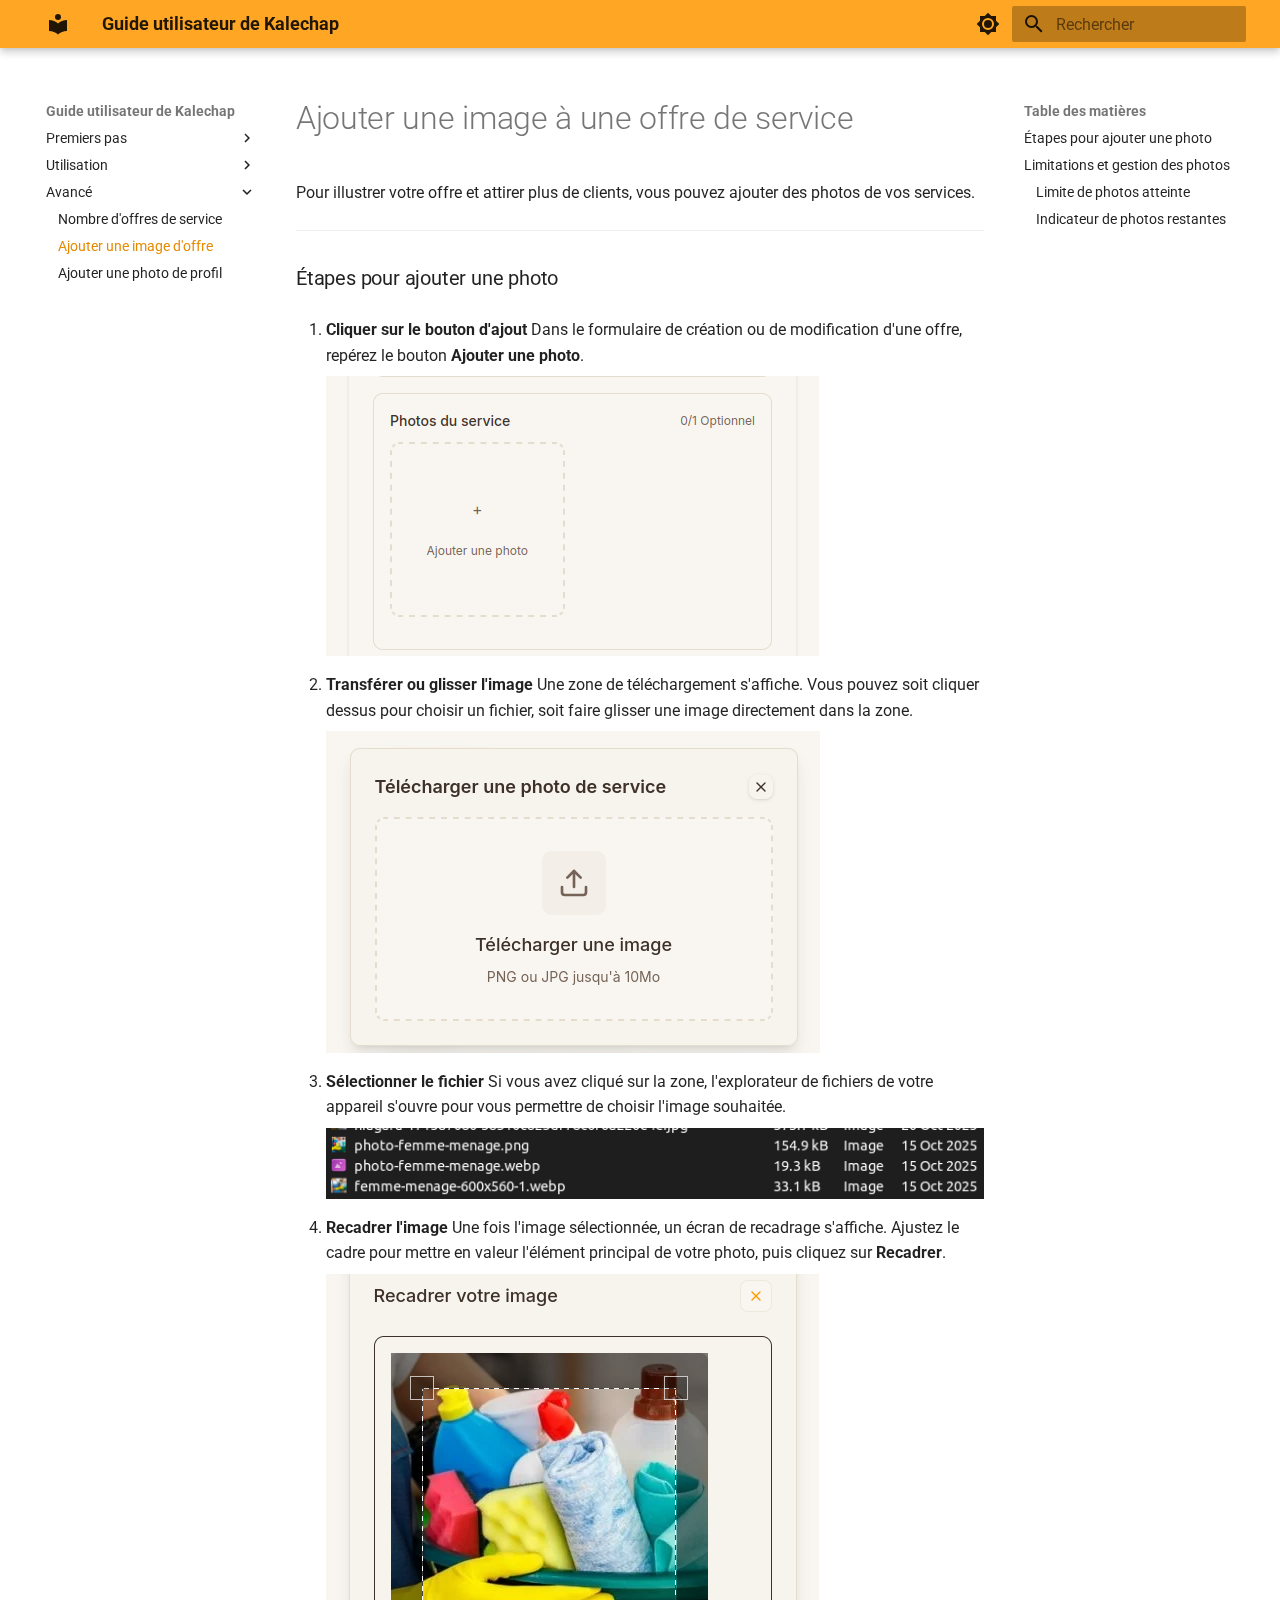
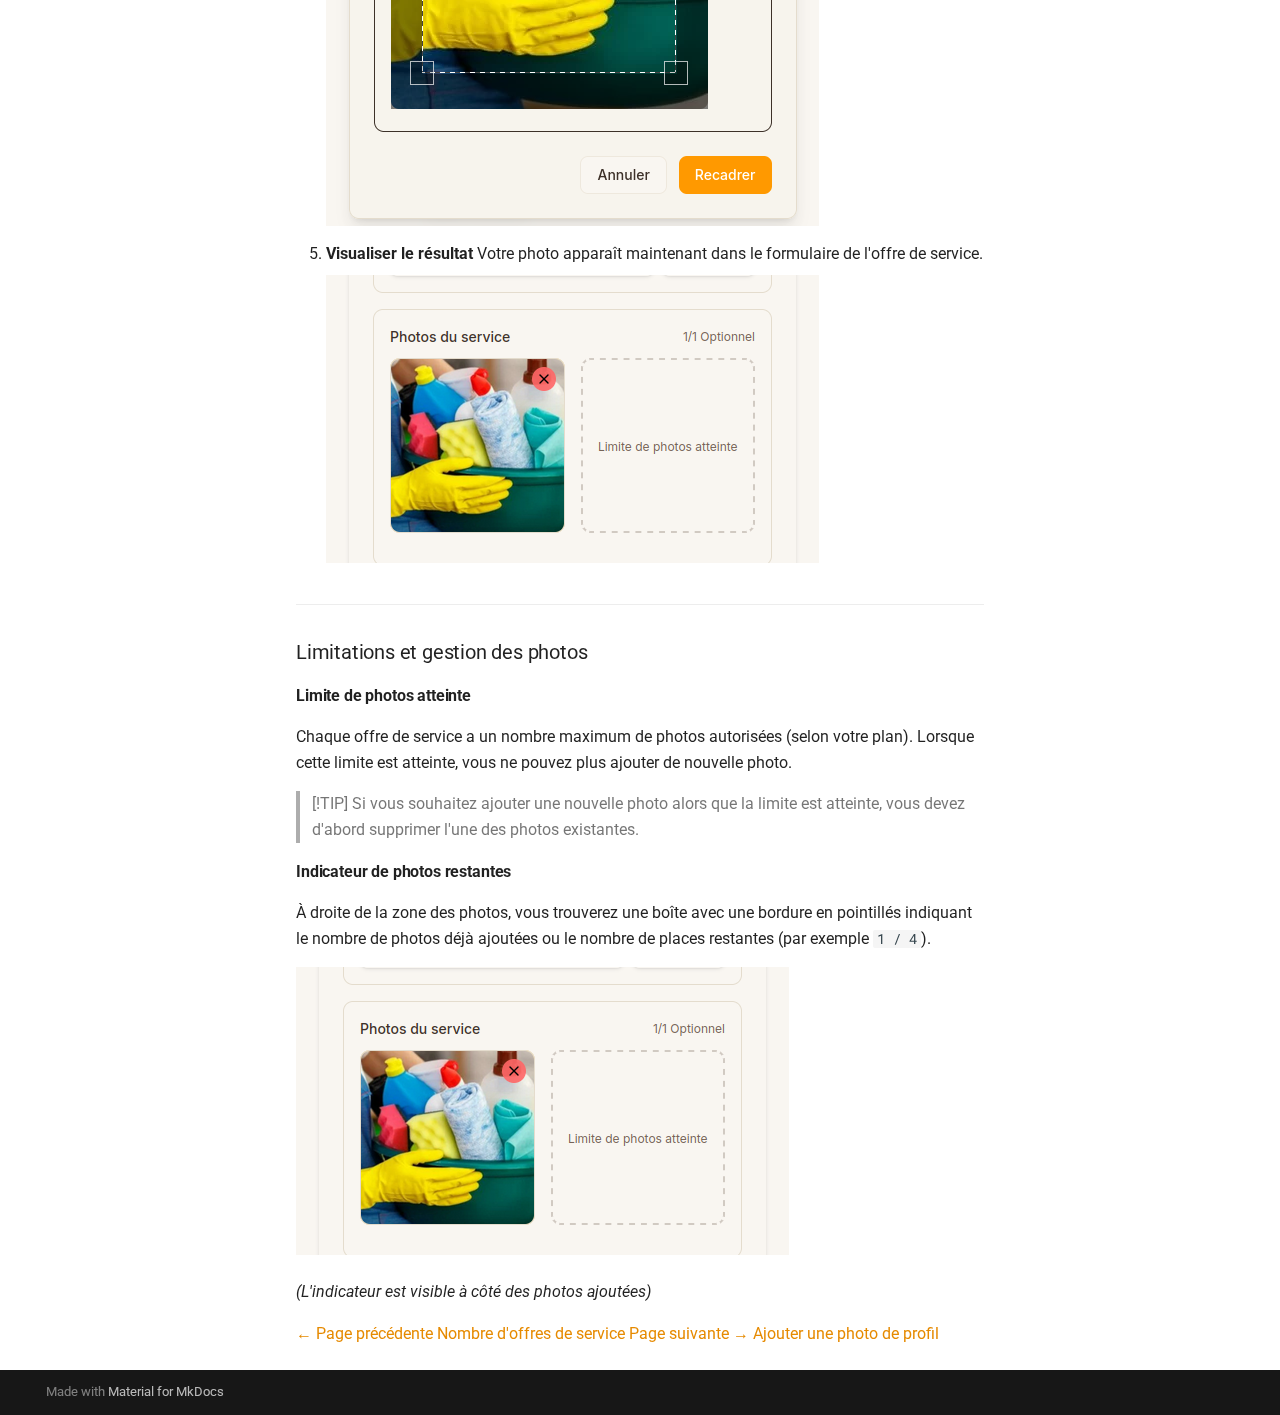
<file: ajouter-image-offre-service/index.html>
<!doctype html>
<html lang="fr" class="no-js">
  <head>
    
      <meta charset="utf-8">
      <meta name="viewport" content="width=device-width,initial-scale=1">
      
      
      
      
        <link rel="prev" href="../nombre-offres-service/">
      
      
        <link rel="next" href="../add-profile-picture/">
      
      
        
      
      
      <link rel="icon" href="../assets/favicon.svg">
      <meta name="generator" content="mkdocs-1.6.1, mkdocs-material-9.7.1">
    
    
      
        <title>Ajouter une image d'offre - Guide utilisateur de Kalechap</title>
      
    
    
      <link rel="stylesheet" href="../assets/stylesheets/main.484c7ddc.min.css">
      
        
        <link rel="stylesheet" href="../assets/stylesheets/palette.ab4e12ef.min.css">
      
      


    
    
      
    
    
      
        
        
        <link rel="preconnect" href="https://fonts.gstatic.com" crossorigin>
        <link rel="stylesheet" href="https://fonts.googleapis.com/css?family=Roboto:300,300i,400,400i,700,700i%7CRoboto+Mono:400,400i,700,700i&display=fallback">
        <style>:root{--md-text-font:"Roboto";--md-code-font:"Roboto Mono"}</style>
      
    
    
      <link rel="stylesheet" href="../stylesheets/extra.css">
    
    <script>__md_scope=new URL("..",location),__md_hash=e=>[...e].reduce(((e,_)=>(e<<5)-e+_.charCodeAt(0)),0),__md_get=(e,_=localStorage,t=__md_scope)=>JSON.parse(_.getItem(t.pathname+"."+e)),__md_set=(e,_,t=localStorage,a=__md_scope)=>{try{t.setItem(a.pathname+"."+e,JSON.stringify(_))}catch(e){}}</script>
    
      

    
    
  </head>
  
  
    
    
      
    
    
    
    
    <body dir="ltr" data-md-color-scheme="default" data-md-color-primary="orange" data-md-color-accent="pink">
  
    
    <input class="md-toggle" data-md-toggle="drawer" type="checkbox" id="__drawer" autocomplete="off">
    <input class="md-toggle" data-md-toggle="search" type="checkbox" id="__search" autocomplete="off">
    <label class="md-overlay" for="__drawer"></label>
    <div data-md-component="skip">
      
        
        <a href="#ajouter-une-image-a-une-offre-de-service" class="md-skip">
          Aller au contenu
        </a>
      
    </div>
    <div data-md-component="announce">
      
    </div>
    
    
      

  

<header class="md-header md-header--shadow" data-md-component="header">
  <nav class="md-header__inner md-grid" aria-label="En-tête">
    <a href=".." title="Guide utilisateur de Kalechap" class="md-header__button md-logo" aria-label="Guide utilisateur de Kalechap" data-md-component="logo">
      
  
  <svg xmlns="http://www.w3.org/2000/svg" viewBox="0 0 24 24"><path d="M12 8a3 3 0 0 0 3-3 3 3 0 0 0-3-3 3 3 0 0 0-3 3 3 3 0 0 0 3 3m0 3.54C9.64 9.35 6.5 8 3 8v11c3.5 0 6.64 1.35 9 3.54 2.36-2.19 5.5-3.54 9-3.54V8c-3.5 0-6.64 1.35-9 3.54"/></svg>

    </a>
    <label class="md-header__button md-icon" for="__drawer">
      
      <svg xmlns="http://www.w3.org/2000/svg" viewBox="0 0 24 24"><path d="M3 6h18v2H3zm0 5h18v2H3zm0 5h18v2H3z"/></svg>
    </label>
    <div class="md-header__title" data-md-component="header-title">
      <div class="md-header__ellipsis">
        <div class="md-header__topic">
          <span class="md-ellipsis">
            Guide utilisateur de Kalechap
          </span>
        </div>
        <div class="md-header__topic" data-md-component="header-topic">
          <span class="md-ellipsis">
            
              Ajouter une image d'offre
            
          </span>
        </div>
      </div>
    </div>
    
      
        <form class="md-header__option" data-md-component="palette">
  
    
    
    
    <input class="md-option" data-md-color-media="(prefers-color-scheme: light)" data-md-color-scheme="default" data-md-color-primary="orange" data-md-color-accent="pink"  aria-label="Passer au mode sombre"  type="radio" name="__palette" id="__palette_0">
    
      <label class="md-header__button md-icon" title="Passer au mode sombre" for="__palette_1" hidden>
        <svg xmlns="http://www.w3.org/2000/svg" viewBox="0 0 24 24"><path d="M12 8a4 4 0 0 0-4 4 4 4 0 0 0 4 4 4 4 0 0 0 4-4 4 4 0 0 0-4-4m0 10a6 6 0 0 1-6-6 6 6 0 0 1 6-6 6 6 0 0 1 6 6 6 6 0 0 1-6 6m8-9.31V4h-4.69L12 .69 8.69 4H4v4.69L.69 12 4 15.31V20h4.69L12 23.31 15.31 20H20v-4.69L23.31 12z"/></svg>
      </label>
    
  
    
    
    
    <input class="md-option" data-md-color-media="(prefers-color-scheme: dark)" data-md-color-scheme="slate" data-md-color-primary="orange" data-md-color-accent="pink"  aria-label="Passer au mode clair"  type="radio" name="__palette" id="__palette_1">
    
      <label class="md-header__button md-icon" title="Passer au mode clair" for="__palette_0" hidden>
        <svg xmlns="http://www.w3.org/2000/svg" viewBox="0 0 24 24"><path d="M12 18c-.89 0-1.74-.2-2.5-.55C11.56 16.5 13 14.42 13 12s-1.44-4.5-3.5-5.45C10.26 6.2 11.11 6 12 6a6 6 0 0 1 6 6 6 6 0 0 1-6 6m8-9.31V4h-4.69L12 .69 8.69 4H4v4.69L.69 12 4 15.31V20h4.69L12 23.31 15.31 20H20v-4.69L23.31 12z"/></svg>
      </label>
    
  
</form>
      
    
    
      <script>var palette=__md_get("__palette");if(palette&&palette.color){if("(prefers-color-scheme)"===palette.color.media){var media=matchMedia("(prefers-color-scheme: light)"),input=document.querySelector(media.matches?"[data-md-color-media='(prefers-color-scheme: light)']":"[data-md-color-media='(prefers-color-scheme: dark)']");palette.color.media=input.getAttribute("data-md-color-media"),palette.color.scheme=input.getAttribute("data-md-color-scheme"),palette.color.primary=input.getAttribute("data-md-color-primary"),palette.color.accent=input.getAttribute("data-md-color-accent")}for(var[key,value]of Object.entries(palette.color))document.body.setAttribute("data-md-color-"+key,value)}</script>
    
    
    
      
      
        <label class="md-header__button md-icon" for="__search">
          
          <svg xmlns="http://www.w3.org/2000/svg" viewBox="0 0 24 24"><path d="M9.5 3A6.5 6.5 0 0 1 16 9.5c0 1.61-.59 3.09-1.56 4.23l.27.27h.79l5 5-1.5 1.5-5-5v-.79l-.27-.27A6.52 6.52 0 0 1 9.5 16 6.5 6.5 0 0 1 3 9.5 6.5 6.5 0 0 1 9.5 3m0 2C7 5 5 7 5 9.5S7 14 9.5 14 14 12 14 9.5 12 5 9.5 5"/></svg>
        </label>
        <div class="md-search" data-md-component="search" role="dialog">
  <label class="md-search__overlay" for="__search"></label>
  <div class="md-search__inner" role="search">
    <form class="md-search__form" name="search">
      <input type="text" class="md-search__input" name="query" aria-label="Rechercher" placeholder="Rechercher" autocapitalize="off" autocorrect="off" autocomplete="off" spellcheck="false" data-md-component="search-query" required>
      <label class="md-search__icon md-icon" for="__search">
        
        <svg xmlns="http://www.w3.org/2000/svg" viewBox="0 0 24 24"><path d="M9.5 3A6.5 6.5 0 0 1 16 9.5c0 1.61-.59 3.09-1.56 4.23l.27.27h.79l5 5-1.5 1.5-5-5v-.79l-.27-.27A6.52 6.52 0 0 1 9.5 16 6.5 6.5 0 0 1 3 9.5 6.5 6.5 0 0 1 9.5 3m0 2C7 5 5 7 5 9.5S7 14 9.5 14 14 12 14 9.5 12 5 9.5 5"/></svg>
        
        <svg xmlns="http://www.w3.org/2000/svg" viewBox="0 0 24 24"><path d="M20 11v2H8l5.5 5.5-1.42 1.42L4.16 12l7.92-7.92L13.5 5.5 8 11z"/></svg>
      </label>
      <nav class="md-search__options" aria-label="Recherche">
        
        <button type="reset" class="md-search__icon md-icon" title="Effacer" aria-label="Effacer" tabindex="-1">
          
          <svg xmlns="http://www.w3.org/2000/svg" viewBox="0 0 24 24"><path d="M19 6.41 17.59 5 12 10.59 6.41 5 5 6.41 10.59 12 5 17.59 6.41 19 12 13.41 17.59 19 19 17.59 13.41 12z"/></svg>
        </button>
      </nav>
      
    </form>
    <div class="md-search__output">
      <div class="md-search__scrollwrap" tabindex="0" data-md-scrollfix>
        <div class="md-search-result" data-md-component="search-result">
          <div class="md-search-result__meta">
            Initialisation de la recherche
          </div>
          <ol class="md-search-result__list" role="presentation"></ol>
        </div>
      </div>
    </div>
  </div>
</div>
      
    
    
  </nav>
  
</header>
    
    <div class="md-container" data-md-component="container">
      
      
        
          
        
      
      <main class="md-main" data-md-component="main">
        <div class="md-main__inner md-grid">
          
            
              
              <div class="md-sidebar md-sidebar--primary" data-md-component="sidebar" data-md-type="navigation" >
                <div class="md-sidebar__scrollwrap">
                  <div class="md-sidebar__inner">
                    



<nav class="md-nav md-nav--primary" aria-label="Navigation" data-md-level="0">
  <label class="md-nav__title" for="__drawer">
    <a href=".." title="Guide utilisateur de Kalechap" class="md-nav__button md-logo" aria-label="Guide utilisateur de Kalechap" data-md-component="logo">
      
  
  <svg xmlns="http://www.w3.org/2000/svg" viewBox="0 0 24 24"><path d="M12 8a3 3 0 0 0 3-3 3 3 0 0 0-3-3 3 3 0 0 0-3 3 3 3 0 0 0 3 3m0 3.54C9.64 9.35 6.5 8 3 8v11c3.5 0 6.64 1.35 9 3.54 2.36-2.19 5.5-3.54 9-3.54V8c-3.5 0-6.64 1.35-9 3.54"/></svg>

    </a>
    Guide utilisateur de Kalechap
  </label>
  
  <ul class="md-nav__list" data-md-scrollfix>
    
      
      
  
  
  
  
    
    
    
    
    
    <li class="md-nav__item md-nav__item--nested">
      
        
        
        <input class="md-nav__toggle md-toggle " type="checkbox" id="__nav_1" >
        
          
          <label class="md-nav__link" for="__nav_1" id="__nav_1_label" tabindex="0">
            
  
  
  <span class="md-ellipsis">
    
  
    Premiers pas
  

    
  </span>
  
  

            <span class="md-nav__icon md-icon"></span>
          </label>
        
        <nav class="md-nav" data-md-level="1" aria-labelledby="__nav_1_label" aria-expanded="false">
          <label class="md-nav__title" for="__nav_1">
            <span class="md-nav__icon md-icon"></span>
            
  
    Premiers pas
  

          </label>
          <ul class="md-nav__list" data-md-scrollfix>
            
              
                
  
  
  
  
    <li class="md-nav__item">
      <a href=".." class="md-nav__link">
        
  
  
  <span class="md-ellipsis">
    
  
    Accueil
  

    
  </span>
  
  

      </a>
    </li>
  

              
            
              
                
  
  
  
  
    <li class="md-nav__item">
      <a href="../inscription/" class="md-nav__link">
        
  
  
  <span class="md-ellipsis">
    
  
    Inscription
  

    
  </span>
  
  

      </a>
    </li>
  

              
            
              
                
  
  
  
  
    <li class="md-nav__item">
      <a href="../connexion/" class="md-nav__link">
        
  
  
  <span class="md-ellipsis">
    
  
    Connexion
  

    
  </span>
  
  

      </a>
    </li>
  

              
            
              
                
  
  
  
  
    <li class="md-nav__item">
      <a href="../subscription/" class="md-nav__link">
        
  
  
  <span class="md-ellipsis">
    
  
    Subscription
  

    
  </span>
  
  

      </a>
    </li>
  

              
            
              
                
  
  
  
  
    <li class="md-nav__item">
      <a href="../profil/" class="md-nav__link">
        
  
  
  <span class="md-ellipsis">
    
  
    Profil
  

    
  </span>
  
  

      </a>
    </li>
  

              
            
          </ul>
        </nav>
      
    </li>
  

    
      
      
  
  
  
  
    
    
    
    
    
    <li class="md-nav__item md-nav__item--nested">
      
        
        
        <input class="md-nav__toggle md-toggle " type="checkbox" id="__nav_2" >
        
          
          <label class="md-nav__link" for="__nav_2" id="__nav_2_label" tabindex="0">
            
  
  
  <span class="md-ellipsis">
    
  
    Utilisation
  

    
  </span>
  
  

            <span class="md-nav__icon md-icon"></span>
          </label>
        
        <nav class="md-nav" data-md-level="1" aria-labelledby="__nav_2_label" aria-expanded="false">
          <label class="md-nav__title" for="__nav_2">
            <span class="md-nav__icon md-icon"></span>
            
  
    Utilisation
  

          </label>
          <ul class="md-nav__list" data-md-scrollfix>
            
              
                
  
  
  
  
    <li class="md-nav__item">
      <a href="../rechercher-service/" class="md-nav__link">
        
  
  
  <span class="md-ellipsis">
    
  
    Rechercher un service
  

    
  </span>
  
  

      </a>
    </li>
  

              
            
              
                
  
  
  
  
    <li class="md-nav__item">
      <a href="../service-request/" class="md-nav__link">
        
  
  
  <span class="md-ellipsis">
    
  
    Demander un service
  

    
  </span>
  
  

      </a>
    </li>
  

              
            
              
                
  
  
  
  
    <li class="md-nav__item">
      <a href="../ajouter-offre/" class="md-nav__link">
        
  
  
  <span class="md-ellipsis">
    
  
    Ajouter une offre de service
  

    
  </span>
  
  

      </a>
    </li>
  

              
            
              
                
  
  
  
  
    <li class="md-nav__item">
      <a href="../code-parrainage/" class="md-nav__link">
        
  
  
  <span class="md-ellipsis">
    
  
    Code de parrainage
  

    
  </span>
  
  

      </a>
    </li>
  

              
            
          </ul>
        </nav>
      
    </li>
  

    
      
      
  
  
    
  
  
  
    
    
    
    
    
    <li class="md-nav__item md-nav__item--active md-nav__item--nested">
      
        
        
        <input class="md-nav__toggle md-toggle " type="checkbox" id="__nav_3" checked>
        
          
          <label class="md-nav__link" for="__nav_3" id="__nav_3_label" tabindex="0">
            
  
  
  <span class="md-ellipsis">
    
  
    Avancé
  

    
  </span>
  
  

            <span class="md-nav__icon md-icon"></span>
          </label>
        
        <nav class="md-nav" data-md-level="1" aria-labelledby="__nav_3_label" aria-expanded="true">
          <label class="md-nav__title" for="__nav_3">
            <span class="md-nav__icon md-icon"></span>
            
  
    Avancé
  

          </label>
          <ul class="md-nav__list" data-md-scrollfix>
            
              
                
  
  
  
  
    <li class="md-nav__item">
      <a href="../nombre-offres-service/" class="md-nav__link">
        
  
  
  <span class="md-ellipsis">
    
  
    Nombre d'offres de service
  

    
  </span>
  
  

      </a>
    </li>
  

              
            
              
                
  
  
    
  
  
  
    <li class="md-nav__item md-nav__item--active">
      
      <input class="md-nav__toggle md-toggle" type="checkbox" id="__toc">
      
      
        
      
      
        <label class="md-nav__link md-nav__link--active" for="__toc">
          
  
  
  <span class="md-ellipsis">
    
  
    Ajouter une image d'offre
  

    
  </span>
  
  

          <span class="md-nav__icon md-icon"></span>
        </label>
      
      <a href="./" class="md-nav__link md-nav__link--active">
        
  
  
  <span class="md-ellipsis">
    
  
    Ajouter une image d'offre
  

    
  </span>
  
  

      </a>
      
        

<nav class="md-nav md-nav--secondary" aria-label="Table des matières">
  
  
  
    
  
  
    <label class="md-nav__title" for="__toc">
      <span class="md-nav__icon md-icon"></span>
      Table des matières
    </label>
    <ul class="md-nav__list" data-md-component="toc" data-md-scrollfix>
      
        <li class="md-nav__item">
  <a href="#etapes-pour-ajouter-une-photo" class="md-nav__link">
    <span class="md-ellipsis">
      
        Étapes pour ajouter une photo
      
    </span>
  </a>
  
</li>
      
        <li class="md-nav__item">
  <a href="#limitations-et-gestion-des-photos" class="md-nav__link">
    <span class="md-ellipsis">
      
        Limitations et gestion des photos
      
    </span>
  </a>
  
    <nav class="md-nav" aria-label="Limitations et gestion des photos">
      <ul class="md-nav__list">
        
          <li class="md-nav__item">
  <a href="#limite-de-photos-atteinte" class="md-nav__link">
    <span class="md-ellipsis">
      
        Limite de photos atteinte
      
    </span>
  </a>
  
</li>
        
          <li class="md-nav__item">
  <a href="#indicateur-de-photos-restantes" class="md-nav__link">
    <span class="md-ellipsis">
      
        Indicateur de photos restantes
      
    </span>
  </a>
  
</li>
        
      </ul>
    </nav>
  
</li>
      
    </ul>
  
</nav>
      
    </li>
  

              
            
              
                
  
  
  
  
    <li class="md-nav__item">
      <a href="../add-profile-picture/" class="md-nav__link">
        
  
  
  <span class="md-ellipsis">
    
  
    Ajouter une photo de profil
  

    
  </span>
  
  

      </a>
    </li>
  

              
            
          </ul>
        </nav>
      
    </li>
  

    
  </ul>
</nav>
                  </div>
                </div>
              </div>
            
            
              
              <div class="md-sidebar md-sidebar--secondary" data-md-component="sidebar" data-md-type="toc" >
                <div class="md-sidebar__scrollwrap">
                  <div class="md-sidebar__inner">
                    

<nav class="md-nav md-nav--secondary" aria-label="Table des matières">
  
  
  
    
  
  
    <label class="md-nav__title" for="__toc">
      <span class="md-nav__icon md-icon"></span>
      Table des matières
    </label>
    <ul class="md-nav__list" data-md-component="toc" data-md-scrollfix>
      
        <li class="md-nav__item">
  <a href="#etapes-pour-ajouter-une-photo" class="md-nav__link">
    <span class="md-ellipsis">
      
        Étapes pour ajouter une photo
      
    </span>
  </a>
  
</li>
      
        <li class="md-nav__item">
  <a href="#limitations-et-gestion-des-photos" class="md-nav__link">
    <span class="md-ellipsis">
      
        Limitations et gestion des photos
      
    </span>
  </a>
  
    <nav class="md-nav" aria-label="Limitations et gestion des photos">
      <ul class="md-nav__list">
        
          <li class="md-nav__item">
  <a href="#limite-de-photos-atteinte" class="md-nav__link">
    <span class="md-ellipsis">
      
        Limite de photos atteinte
      
    </span>
  </a>
  
</li>
        
          <li class="md-nav__item">
  <a href="#indicateur-de-photos-restantes" class="md-nav__link">
    <span class="md-ellipsis">
      
        Indicateur de photos restantes
      
    </span>
  </a>
  
</li>
        
      </ul>
    </nav>
  
</li>
      
    </ul>
  
</nav>
                  </div>
                </div>
              </div>
            
          
          
            <div class="md-content" data-md-component="content">
              
              <article class="md-content__inner md-typeset">
                
                  



<h1 id="ajouter-une-image-a-une-offre-de-service">Ajouter une image à une offre de service</h1>
<p>Pour illustrer votre offre et attirer plus de clients, vous pouvez ajouter des photos de vos services.</p>
<hr />
<h3 id="etapes-pour-ajouter-une-photo">Étapes pour ajouter une photo</h3>
<ol>
<li>
<p><strong>Cliquer sur le bouton d'ajout</strong>
    Dans le formulaire de création ou de modification d'une offre, repérez le bouton <strong>Ajouter une photo</strong>.</p>
<p><img alt="Bouton ajouter une photo" src="../images/add_service_picture.png" /></p>
</li>
<li>
<p><strong>Transférer ou glisser l'image</strong>
    Une zone de téléchargement s'affiche. Vous pouvez soit cliquer dessus pour choisir un fichier, soit faire glisser une image directement dans la zone.</p>
<p><img alt="Zone de téléchargement" src="../images/upload_or_drag_picture.png" /></p>
</li>
<li>
<p><strong>Sélectionner le fichier</strong>
    Si vous avez cliqué sur la zone, l'explorateur de fichiers de votre appareil s'ouvre pour vous permettre de choisir l'image souhaitée.</p>
<p><img alt="Sélection du fichier" src="../images/choose_picture.png" /></p>
</li>
<li>
<p><strong>Recadrer l'image</strong>
    Une fois l'image sélectionnée, un écran de recadrage s'affiche. Ajustez le cadre pour mettre en valeur l'élément principal de votre photo, puis cliquez sur <strong>Recadrer</strong>.</p>
<p><img alt="Écran de recadrage" src="../images/crop_compress_picture.png" /></p>
</li>
<li>
<p><strong>Visualiser le résultat</strong>
    Votre photo apparaît maintenant dans le formulaire de l'offre de service.</p>
<p><img alt="Photo ajoutée" src="../images/service_picture_added.png" /></p>
</li>
</ol>
<hr />
<h3 id="limitations-et-gestion-des-photos">Limitations et gestion des photos</h3>
<h4 id="limite-de-photos-atteinte">Limite de photos atteinte</h4>
<p>Chaque offre de service a un nombre maximum de photos autorisées (selon votre plan). Lorsque cette limite est atteinte, vous ne pouvez plus ajouter de nouvelle photo.</p>
<blockquote>
<p>[!TIP]
Si vous souhaitez ajouter une nouvelle photo alors que la limite est atteinte, vous devez d'abord supprimer l'une des photos existantes.</p>
</blockquote>
<h4 id="indicateur-de-photos-restantes">Indicateur de photos restantes</h4>
<p>À droite de la zone des photos, vous trouverez une boîte avec une bordure en pointillés indiquant le nombre de photos déjà ajoutées ou le nombre de places restantes (par exemple <code>1 / 4</code>).</p>
<p><img alt="Indicateur de photos" src="../images/service_picture_added.png" /></p>
<p><em>(L'indicateur est visible à côté des photos ajoutées)</em></p>
<div class="page-nav">
  <a href="../nombre-offres-service/" class="page-nav-item page-nav-item--prev">
    <span class="page-nav-label">← Page précédente</span>
    <span class="page-nav-title">Nombre d'offres de service</span>
  </a>
  <a href="../add-profile-picture/" class="page-nav-item page-nav-item--next">
    <span class="page-nav-label">Page suivante →</span>
    <span class="page-nav-title">Ajouter une photo de profil</span>
  </a>
</div>












                
              </article>
            </div>
          
          
<script>var target=document.getElementById(location.hash.slice(1));target&&target.name&&(target.checked=target.name.startsWith("__tabbed_"))</script>
        </div>
        
      </main>
      
        <footer class="md-footer">
  
  <div class="md-footer-meta md-typeset">
    <div class="md-footer-meta__inner md-grid">
      <div class="md-copyright">
  
  
    Made with
    <a href="https://squidfunk.github.io/mkdocs-material/" target="_blank" rel="noopener">
      Material for MkDocs
    </a>
  
</div>
      
    </div>
  </div>
</footer>
      
    </div>
    <div class="md-dialog" data-md-component="dialog">
      <div class="md-dialog__inner md-typeset"></div>
    </div>
    
    
    
      
      
      <script id="__config" type="application/json">{"annotate": null, "base": "..", "features": [], "search": "../assets/javascripts/workers/search.2c215733.min.js", "tags": null, "translations": {"clipboard.copied": "Copi\u00e9 dans le presse-papier", "clipboard.copy": "Copier dans le presse-papier", "search.result.more.one": "1 de plus sur cette page", "search.result.more.other": "# de plus sur cette page", "search.result.none": "Aucun document trouv\u00e9", "search.result.one": "1 document trouv\u00e9", "search.result.other": "# documents trouv\u00e9s", "search.result.placeholder": "Taper pour d\u00e9marrer la recherche", "search.result.term.missing": "Non trouv\u00e9", "select.version": "S\u00e9lectionner la version"}, "version": null}</script>
    
    
      <script src="../assets/javascripts/bundle.79ae519e.min.js"></script>
      
    
  </body>
</html>
</file>
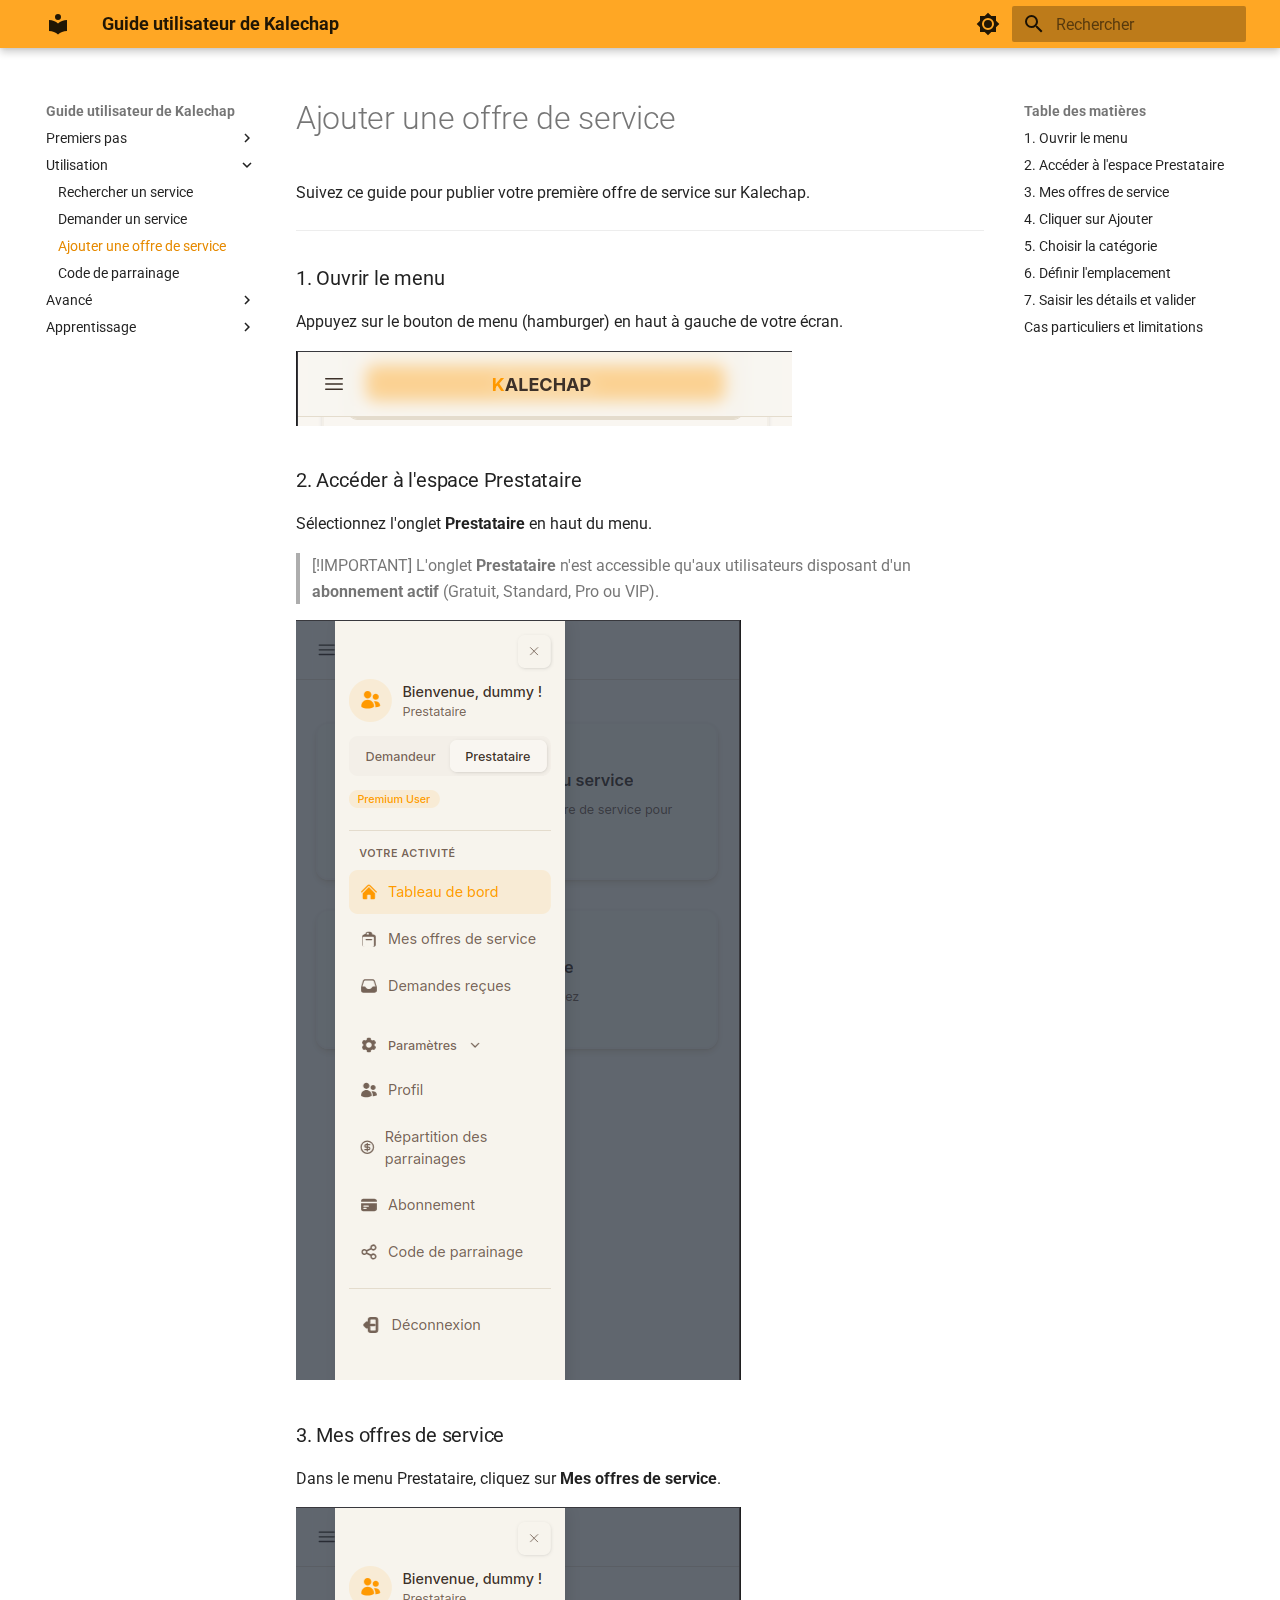
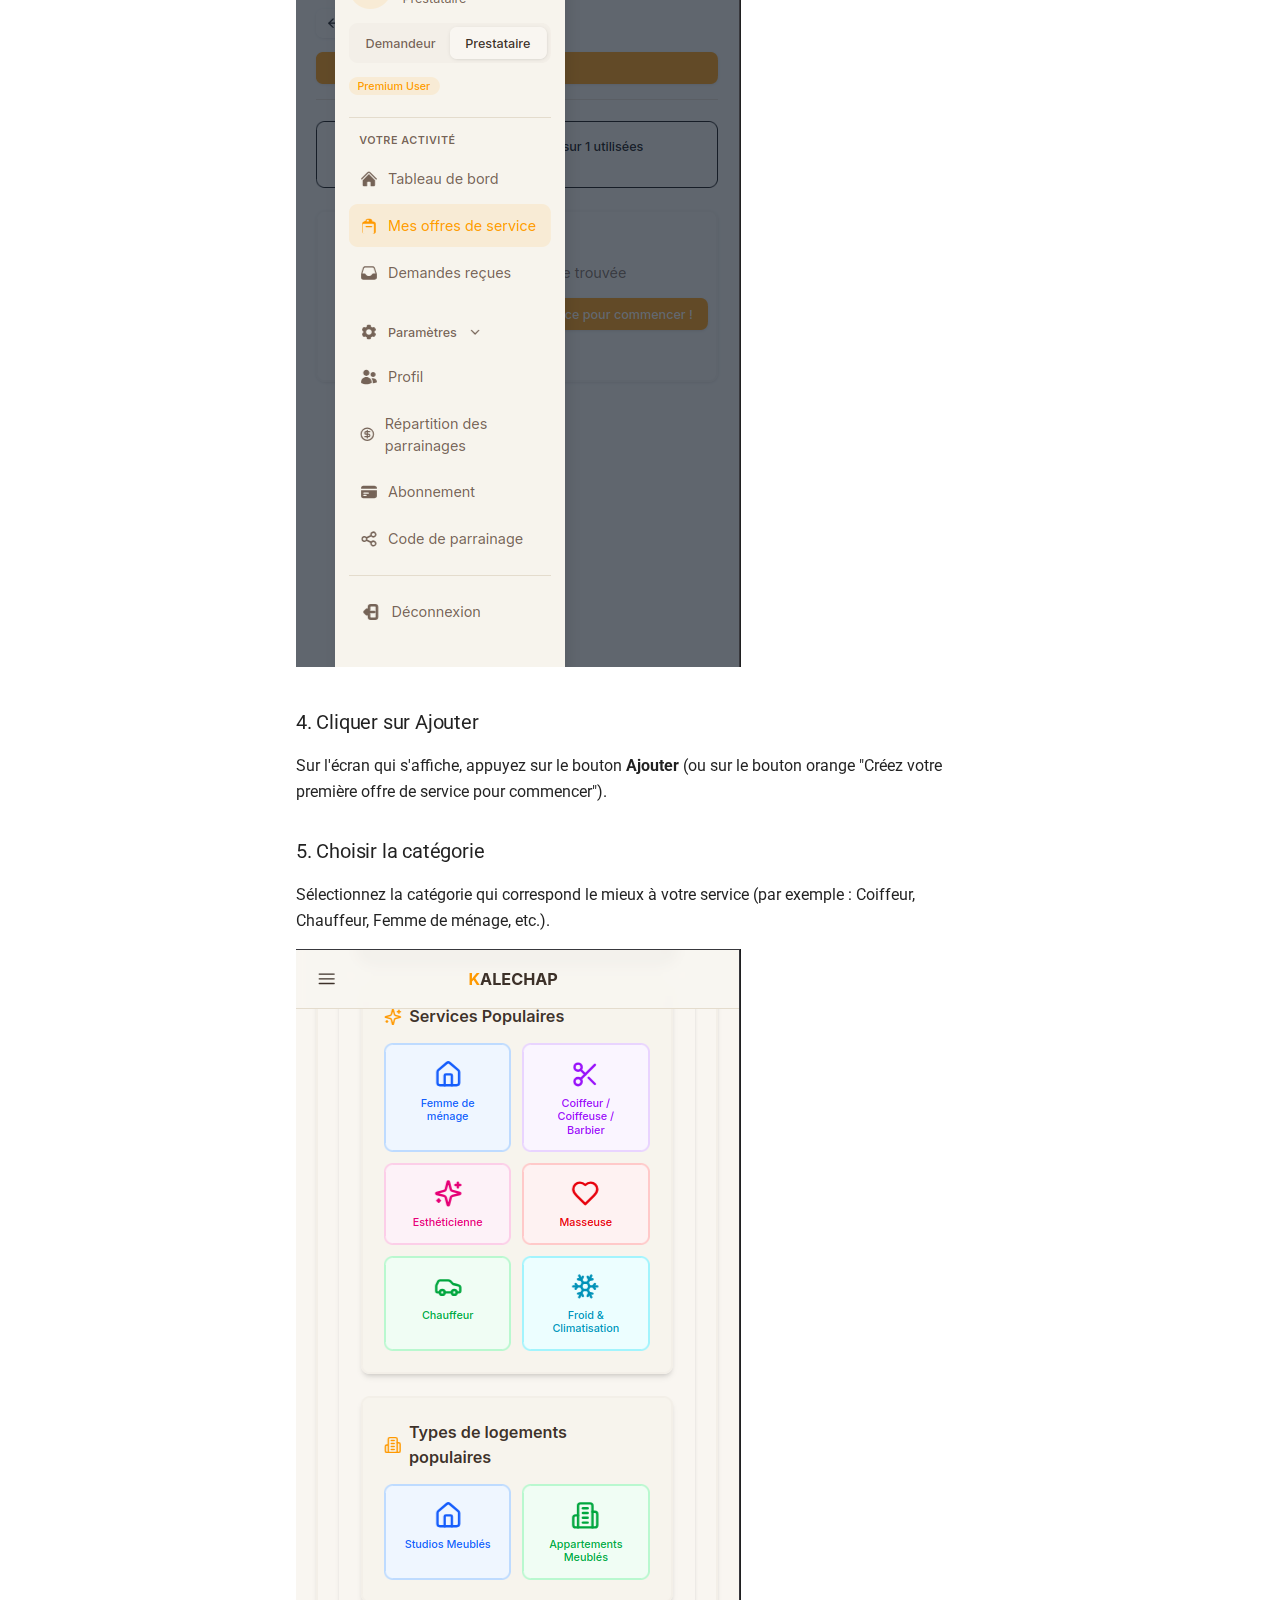
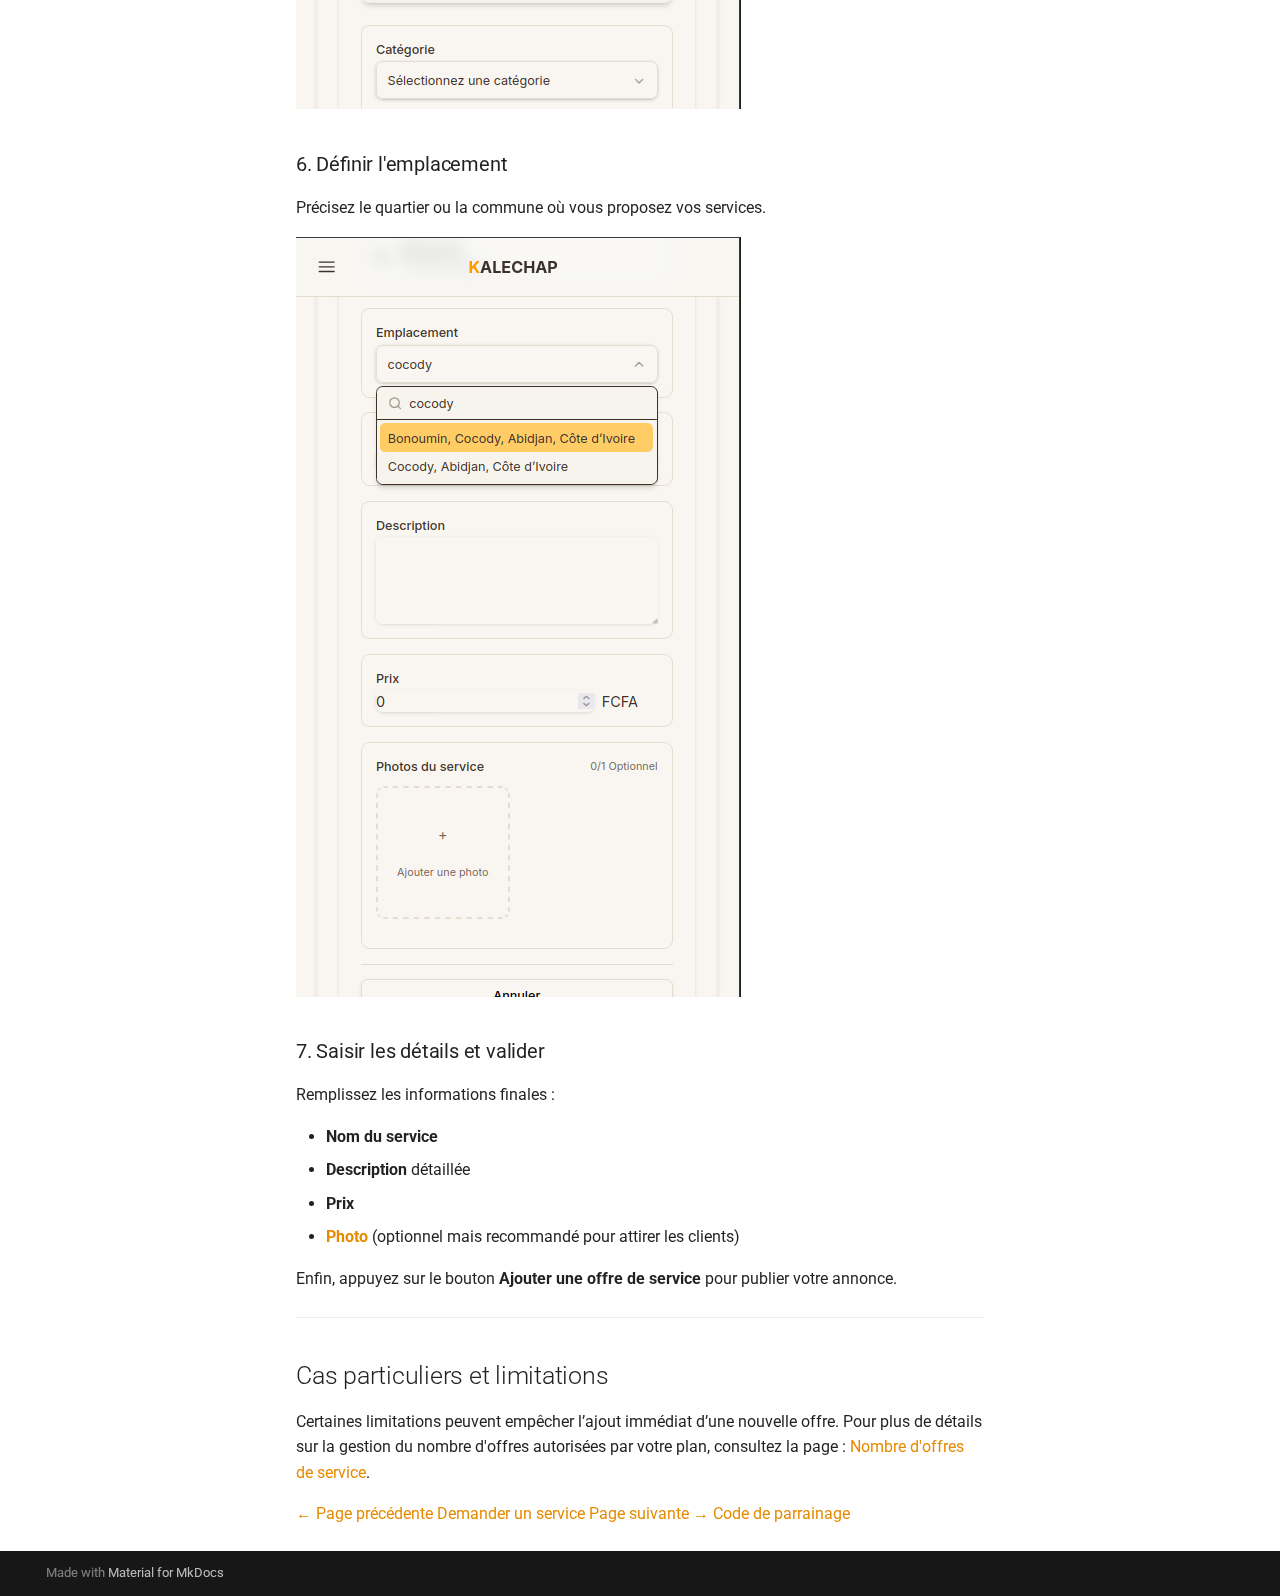
<file: ajouter-offre/index.html>
<!doctype html>
<html lang="fr" class="no-js">
  <head>
    
      <meta charset="utf-8">
      <meta name="viewport" content="width=device-width,initial-scale=1">
      
      
      
      
        <link rel="prev" href="../service-request/">
      
      
        <link rel="next" href="../code-parrainage/">
      
      
        
      
      
      <link rel="icon" href="../assets/favicon.svg">
      <meta name="generator" content="mkdocs-1.6.1, mkdocs-material-9.7.1">
    
    
      
        <title>Ajouter une offre de service - Guide utilisateur de Kalechap</title>
      
    
    
      <link rel="stylesheet" href="../assets/stylesheets/main.484c7ddc.min.css">
      
        
        <link rel="stylesheet" href="../assets/stylesheets/palette.ab4e12ef.min.css">
      
      


    
    
      
    
    
      
        
        
        <link rel="preconnect" href="https://fonts.gstatic.com" crossorigin>
        <link rel="stylesheet" href="https://fonts.googleapis.com/css?family=Roboto:300,300i,400,400i,700,700i%7CRoboto+Mono:400,400i,700,700i&display=fallback">
        <style>:root{--md-text-font:"Roboto";--md-code-font:"Roboto Mono"}</style>
      
    
    
      <link rel="stylesheet" href="../stylesheets/extra.css">
    
    <script>__md_scope=new URL("..",location),__md_hash=e=>[...e].reduce(((e,_)=>(e<<5)-e+_.charCodeAt(0)),0),__md_get=(e,_=localStorage,t=__md_scope)=>JSON.parse(_.getItem(t.pathname+"."+e)),__md_set=(e,_,t=localStorage,a=__md_scope)=>{try{t.setItem(a.pathname+"."+e,JSON.stringify(_))}catch(e){}}</script>
    
      

    
    
  </head>
  
  
    
    
      
    
    
    
    
    <body dir="ltr" data-md-color-scheme="default" data-md-color-primary="orange" data-md-color-accent="pink">
  
    
    <input class="md-toggle" data-md-toggle="drawer" type="checkbox" id="__drawer" autocomplete="off">
    <input class="md-toggle" data-md-toggle="search" type="checkbox" id="__search" autocomplete="off">
    <label class="md-overlay" for="__drawer"></label>
    <div data-md-component="skip">
      
        
        <a href="#ajouter-une-offre-de-service" class="md-skip">
          Aller au contenu
        </a>
      
    </div>
    <div data-md-component="announce">
      
    </div>
    
    
      

  

<header class="md-header md-header--shadow" data-md-component="header">
  <nav class="md-header__inner md-grid" aria-label="En-tête">
    <a href=".." title="Guide utilisateur de Kalechap" class="md-header__button md-logo" aria-label="Guide utilisateur de Kalechap" data-md-component="logo">
      
  
  <svg xmlns="http://www.w3.org/2000/svg" viewBox="0 0 24 24"><path d="M12 8a3 3 0 0 0 3-3 3 3 0 0 0-3-3 3 3 0 0 0-3 3 3 3 0 0 0 3 3m0 3.54C9.64 9.35 6.5 8 3 8v11c3.5 0 6.64 1.35 9 3.54 2.36-2.19 5.5-3.54 9-3.54V8c-3.5 0-6.64 1.35-9 3.54"/></svg>

    </a>
    <label class="md-header__button md-icon" for="__drawer">
      
      <svg xmlns="http://www.w3.org/2000/svg" viewBox="0 0 24 24"><path d="M3 6h18v2H3zm0 5h18v2H3zm0 5h18v2H3z"/></svg>
    </label>
    <div class="md-header__title" data-md-component="header-title">
      <div class="md-header__ellipsis">
        <div class="md-header__topic">
          <span class="md-ellipsis">
            Guide utilisateur de Kalechap
          </span>
        </div>
        <div class="md-header__topic" data-md-component="header-topic">
          <span class="md-ellipsis">
            
              Ajouter une offre de service
            
          </span>
        </div>
      </div>
    </div>
    
      
        <form class="md-header__option" data-md-component="palette">
  
    
    
    
    <input class="md-option" data-md-color-media="(prefers-color-scheme: light)" data-md-color-scheme="default" data-md-color-primary="orange" data-md-color-accent="pink"  aria-label="Passer au mode sombre"  type="radio" name="__palette" id="__palette_0">
    
      <label class="md-header__button md-icon" title="Passer au mode sombre" for="__palette_1" hidden>
        <svg xmlns="http://www.w3.org/2000/svg" viewBox="0 0 24 24"><path d="M12 8a4 4 0 0 0-4 4 4 4 0 0 0 4 4 4 4 0 0 0 4-4 4 4 0 0 0-4-4m0 10a6 6 0 0 1-6-6 6 6 0 0 1 6-6 6 6 0 0 1 6 6 6 6 0 0 1-6 6m8-9.31V4h-4.69L12 .69 8.69 4H4v4.69L.69 12 4 15.31V20h4.69L12 23.31 15.31 20H20v-4.69L23.31 12z"/></svg>
      </label>
    
  
    
    
    
    <input class="md-option" data-md-color-media="(prefers-color-scheme: dark)" data-md-color-scheme="slate" data-md-color-primary="orange" data-md-color-accent="pink"  aria-label="Passer au mode clair"  type="radio" name="__palette" id="__palette_1">
    
      <label class="md-header__button md-icon" title="Passer au mode clair" for="__palette_0" hidden>
        <svg xmlns="http://www.w3.org/2000/svg" viewBox="0 0 24 24"><path d="M12 18c-.89 0-1.74-.2-2.5-.55C11.56 16.5 13 14.42 13 12s-1.44-4.5-3.5-5.45C10.26 6.2 11.11 6 12 6a6 6 0 0 1 6 6 6 6 0 0 1-6 6m8-9.31V4h-4.69L12 .69 8.69 4H4v4.69L.69 12 4 15.31V20h4.69L12 23.31 15.31 20H20v-4.69L23.31 12z"/></svg>
      </label>
    
  
</form>
      
    
    
      <script>var palette=__md_get("__palette");if(palette&&palette.color){if("(prefers-color-scheme)"===palette.color.media){var media=matchMedia("(prefers-color-scheme: light)"),input=document.querySelector(media.matches?"[data-md-color-media='(prefers-color-scheme: light)']":"[data-md-color-media='(prefers-color-scheme: dark)']");palette.color.media=input.getAttribute("data-md-color-media"),palette.color.scheme=input.getAttribute("data-md-color-scheme"),palette.color.primary=input.getAttribute("data-md-color-primary"),palette.color.accent=input.getAttribute("data-md-color-accent")}for(var[key,value]of Object.entries(palette.color))document.body.setAttribute("data-md-color-"+key,value)}</script>
    
    
    
      
      
        <label class="md-header__button md-icon" for="__search">
          
          <svg xmlns="http://www.w3.org/2000/svg" viewBox="0 0 24 24"><path d="M9.5 3A6.5 6.5 0 0 1 16 9.5c0 1.61-.59 3.09-1.56 4.23l.27.27h.79l5 5-1.5 1.5-5-5v-.79l-.27-.27A6.52 6.52 0 0 1 9.5 16 6.5 6.5 0 0 1 3 9.5 6.5 6.5 0 0 1 9.5 3m0 2C7 5 5 7 5 9.5S7 14 9.5 14 14 12 14 9.5 12 5 9.5 5"/></svg>
        </label>
        <div class="md-search" data-md-component="search" role="dialog">
  <label class="md-search__overlay" for="__search"></label>
  <div class="md-search__inner" role="search">
    <form class="md-search__form" name="search">
      <input type="text" class="md-search__input" name="query" aria-label="Rechercher" placeholder="Rechercher" autocapitalize="off" autocorrect="off" autocomplete="off" spellcheck="false" data-md-component="search-query" required>
      <label class="md-search__icon md-icon" for="__search">
        
        <svg xmlns="http://www.w3.org/2000/svg" viewBox="0 0 24 24"><path d="M9.5 3A6.5 6.5 0 0 1 16 9.5c0 1.61-.59 3.09-1.56 4.23l.27.27h.79l5 5-1.5 1.5-5-5v-.79l-.27-.27A6.52 6.52 0 0 1 9.5 16 6.5 6.5 0 0 1 3 9.5 6.5 6.5 0 0 1 9.5 3m0 2C7 5 5 7 5 9.5S7 14 9.5 14 14 12 14 9.5 12 5 9.5 5"/></svg>
        
        <svg xmlns="http://www.w3.org/2000/svg" viewBox="0 0 24 24"><path d="M20 11v2H8l5.5 5.5-1.42 1.42L4.16 12l7.92-7.92L13.5 5.5 8 11z"/></svg>
      </label>
      <nav class="md-search__options" aria-label="Recherche">
        
        <button type="reset" class="md-search__icon md-icon" title="Effacer" aria-label="Effacer" tabindex="-1">
          
          <svg xmlns="http://www.w3.org/2000/svg" viewBox="0 0 24 24"><path d="M19 6.41 17.59 5 12 10.59 6.41 5 5 6.41 10.59 12 5 17.59 6.41 19 12 13.41 17.59 19 19 17.59 13.41 12z"/></svg>
        </button>
      </nav>
      
    </form>
    <div class="md-search__output">
      <div class="md-search__scrollwrap" tabindex="0" data-md-scrollfix>
        <div class="md-search-result" data-md-component="search-result">
          <div class="md-search-result__meta">
            Initialisation de la recherche
          </div>
          <ol class="md-search-result__list" role="presentation"></ol>
        </div>
      </div>
    </div>
  </div>
</div>
      
    
    
  </nav>
  
</header>
    
    <div class="md-container" data-md-component="container">
      
      
        
          
        
      
      <main class="md-main" data-md-component="main">
        <div class="md-main__inner md-grid">
          
            
              
              <div class="md-sidebar md-sidebar--primary" data-md-component="sidebar" data-md-type="navigation" >
                <div class="md-sidebar__scrollwrap">
                  <div class="md-sidebar__inner">
                    



<nav class="md-nav md-nav--primary" aria-label="Navigation" data-md-level="0">
  <label class="md-nav__title" for="__drawer">
    <a href=".." title="Guide utilisateur de Kalechap" class="md-nav__button md-logo" aria-label="Guide utilisateur de Kalechap" data-md-component="logo">
      
  
  <svg xmlns="http://www.w3.org/2000/svg" viewBox="0 0 24 24"><path d="M12 8a3 3 0 0 0 3-3 3 3 0 0 0-3-3 3 3 0 0 0-3 3 3 3 0 0 0 3 3m0 3.54C9.64 9.35 6.5 8 3 8v11c3.5 0 6.64 1.35 9 3.54 2.36-2.19 5.5-3.54 9-3.54V8c-3.5 0-6.64 1.35-9 3.54"/></svg>

    </a>
    Guide utilisateur de Kalechap
  </label>
  
  <ul class="md-nav__list" data-md-scrollfix>
    
      
      
  
  
  
  
    
    
    
    
    
    <li class="md-nav__item md-nav__item--nested">
      
        
        
        <input class="md-nav__toggle md-toggle " type="checkbox" id="__nav_1" >
        
          
          <label class="md-nav__link" for="__nav_1" id="__nav_1_label" tabindex="0">
            
  
  
  <span class="md-ellipsis">
    
  
    Premiers pas
  

    
  </span>
  
  

            <span class="md-nav__icon md-icon"></span>
          </label>
        
        <nav class="md-nav" data-md-level="1" aria-labelledby="__nav_1_label" aria-expanded="false">
          <label class="md-nav__title" for="__nav_1">
            <span class="md-nav__icon md-icon"></span>
            
  
    Premiers pas
  

          </label>
          <ul class="md-nav__list" data-md-scrollfix>
            
              
                
  
  
  
  
    <li class="md-nav__item">
      <a href=".." class="md-nav__link">
        
  
  
  <span class="md-ellipsis">
    
  
    Accueil
  

    
  </span>
  
  

      </a>
    </li>
  

              
            
              
                
  
  
  
  
    <li class="md-nav__item">
      <a href="../inscription/" class="md-nav__link">
        
  
  
  <span class="md-ellipsis">
    
  
    Inscription
  

    
  </span>
  
  

      </a>
    </li>
  

              
            
              
                
  
  
  
  
    <li class="md-nav__item">
      <a href="../connexion/" class="md-nav__link">
        
  
  
  <span class="md-ellipsis">
    
  
    Connexion
  

    
  </span>
  
  

      </a>
    </li>
  

              
            
              
                
  
  
  
  
    <li class="md-nav__item">
      <a href="../subscription/" class="md-nav__link">
        
  
  
  <span class="md-ellipsis">
    
  
    Subscription
  

    
  </span>
  
  

      </a>
    </li>
  

              
            
              
                
  
  
  
  
    <li class="md-nav__item">
      <a href="../profil/" class="md-nav__link">
        
  
  
  <span class="md-ellipsis">
    
  
    Profil
  

    
  </span>
  
  

      </a>
    </li>
  

              
            
          </ul>
        </nav>
      
    </li>
  

    
      
      
  
  
    
  
  
  
    
    
    
    
    
    <li class="md-nav__item md-nav__item--active md-nav__item--nested">
      
        
        
        <input class="md-nav__toggle md-toggle " type="checkbox" id="__nav_2" checked>
        
          
          <label class="md-nav__link" for="__nav_2" id="__nav_2_label" tabindex="0">
            
  
  
  <span class="md-ellipsis">
    
  
    Utilisation
  

    
  </span>
  
  

            <span class="md-nav__icon md-icon"></span>
          </label>
        
        <nav class="md-nav" data-md-level="1" aria-labelledby="__nav_2_label" aria-expanded="true">
          <label class="md-nav__title" for="__nav_2">
            <span class="md-nav__icon md-icon"></span>
            
  
    Utilisation
  

          </label>
          <ul class="md-nav__list" data-md-scrollfix>
            
              
                
  
  
  
  
    <li class="md-nav__item">
      <a href="../rechercher-service/" class="md-nav__link">
        
  
  
  <span class="md-ellipsis">
    
  
    Rechercher un service
  

    
  </span>
  
  

      </a>
    </li>
  

              
            
              
                
  
  
  
  
    <li class="md-nav__item">
      <a href="../service-request/" class="md-nav__link">
        
  
  
  <span class="md-ellipsis">
    
  
    Demander un service
  

    
  </span>
  
  

      </a>
    </li>
  

              
            
              
                
  
  
    
  
  
  
    <li class="md-nav__item md-nav__item--active">
      
      <input class="md-nav__toggle md-toggle" type="checkbox" id="__toc">
      
      
        
      
      
        <label class="md-nav__link md-nav__link--active" for="__toc">
          
  
  
  <span class="md-ellipsis">
    
  
    Ajouter une offre de service
  

    
  </span>
  
  

          <span class="md-nav__icon md-icon"></span>
        </label>
      
      <a href="./" class="md-nav__link md-nav__link--active">
        
  
  
  <span class="md-ellipsis">
    
  
    Ajouter une offre de service
  

    
  </span>
  
  

      </a>
      
        

<nav class="md-nav md-nav--secondary" aria-label="Table des matières">
  
  
  
    
  
  
    <label class="md-nav__title" for="__toc">
      <span class="md-nav__icon md-icon"></span>
      Table des matières
    </label>
    <ul class="md-nav__list" data-md-component="toc" data-md-scrollfix>
      
        <li class="md-nav__item">
  <a href="#1-ouvrir-le-menu" class="md-nav__link">
    <span class="md-ellipsis">
      
        1. Ouvrir le menu
      
    </span>
  </a>
  
</li>
      
        <li class="md-nav__item">
  <a href="#2-acceder-a-lespace-prestataire" class="md-nav__link">
    <span class="md-ellipsis">
      
        2. Accéder à l'espace Prestataire
      
    </span>
  </a>
  
</li>
      
        <li class="md-nav__item">
  <a href="#3-mes-offres-de-service" class="md-nav__link">
    <span class="md-ellipsis">
      
        3. Mes offres de service
      
    </span>
  </a>
  
</li>
      
        <li class="md-nav__item">
  <a href="#4-cliquer-sur-ajouter" class="md-nav__link">
    <span class="md-ellipsis">
      
        4. Cliquer sur Ajouter
      
    </span>
  </a>
  
</li>
      
        <li class="md-nav__item">
  <a href="#5-choisir-la-categorie" class="md-nav__link">
    <span class="md-ellipsis">
      
        5. Choisir la catégorie
      
    </span>
  </a>
  
</li>
      
        <li class="md-nav__item">
  <a href="#6-definir-lemplacement" class="md-nav__link">
    <span class="md-ellipsis">
      
        6. Définir l'emplacement
      
    </span>
  </a>
  
</li>
      
        <li class="md-nav__item">
  <a href="#7-saisir-les-details-et-valider" class="md-nav__link">
    <span class="md-ellipsis">
      
        7. Saisir les détails et valider
      
    </span>
  </a>
  
</li>
      
        <li class="md-nav__item">
  <a href="#cas-particuliers-et-limitations" class="md-nav__link">
    <span class="md-ellipsis">
      
        Cas particuliers et limitations
      
    </span>
  </a>
  
</li>
      
    </ul>
  
</nav>
      
    </li>
  

              
            
              
                
  
  
  
  
    <li class="md-nav__item">
      <a href="../code-parrainage/" class="md-nav__link">
        
  
  
  <span class="md-ellipsis">
    
  
    Code de parrainage
  

    
  </span>
  
  

      </a>
    </li>
  

              
            
          </ul>
        </nav>
      
    </li>
  

    
      
      
  
  
  
  
    
    
    
    
    
    <li class="md-nav__item md-nav__item--nested">
      
        
        
        <input class="md-nav__toggle md-toggle " type="checkbox" id="__nav_3" >
        
          
          <label class="md-nav__link" for="__nav_3" id="__nav_3_label" tabindex="0">
            
  
  
  <span class="md-ellipsis">
    
  
    Avancé
  

    
  </span>
  
  

            <span class="md-nav__icon md-icon"></span>
          </label>
        
        <nav class="md-nav" data-md-level="1" aria-labelledby="__nav_3_label" aria-expanded="false">
          <label class="md-nav__title" for="__nav_3">
            <span class="md-nav__icon md-icon"></span>
            
  
    Avancé
  

          </label>
          <ul class="md-nav__list" data-md-scrollfix>
            
              
                
  
  
  
  
    <li class="md-nav__item">
      <a href="../nombre-offres-service/" class="md-nav__link">
        
  
  
  <span class="md-ellipsis">
    
  
    Nombre d'offres de service
  

    
  </span>
  
  

      </a>
    </li>
  

              
            
              
                
  
  
  
  
    <li class="md-nav__item">
      <a href="../ajouter-image-offre-service/" class="md-nav__link">
        
  
  
  <span class="md-ellipsis">
    
  
    Ajouter une image d'offre
  

    
  </span>
  
  

      </a>
    </li>
  

              
            
              
                
  
  
  
  
    <li class="md-nav__item">
      <a href="../add-profile-picture/" class="md-nav__link">
        
  
  
  <span class="md-ellipsis">
    
  
    Ajouter une photo de profil
  

    
  </span>
  
  

      </a>
    </li>
  

              
            
          </ul>
        </nav>
      
    </li>
  

    
      
      
  
  
  
  
    
    
    
    
    
    <li class="md-nav__item md-nav__item--nested">
      
        
        
        <input class="md-nav__toggle md-toggle " type="checkbox" id="__nav_4" >
        
          
          <label class="md-nav__link" for="__nav_4" id="__nav_4_label" tabindex="0">
            
  
  
  <span class="md-ellipsis">
    
  
    Apprentissage
  

    
  </span>
  
  

            <span class="md-nav__icon md-icon"></span>
          </label>
        
        <nav class="md-nav" data-md-level="1" aria-labelledby="__nav_4_label" aria-expanded="false">
          <label class="md-nav__title" for="__nav_4">
            <span class="md-nav__icon md-icon"></span>
            
  
    Apprentissage
  

          </label>
          <ul class="md-nav__list" data-md-scrollfix>
            
              
                
  
  
  
  
    <li class="md-nav__item">
      <a href="../learn/" class="md-nav__link">
        
  
  
  <span class="md-ellipsis">
    
  
    Mode apprentissage
  

    
  </span>
  
  

      </a>
    </li>
  

              
            
          </ul>
        </nav>
      
    </li>
  

    
  </ul>
</nav>
                  </div>
                </div>
              </div>
            
            
              
              <div class="md-sidebar md-sidebar--secondary" data-md-component="sidebar" data-md-type="toc" >
                <div class="md-sidebar__scrollwrap">
                  <div class="md-sidebar__inner">
                    

<nav class="md-nav md-nav--secondary" aria-label="Table des matières">
  
  
  
    
  
  
    <label class="md-nav__title" for="__toc">
      <span class="md-nav__icon md-icon"></span>
      Table des matières
    </label>
    <ul class="md-nav__list" data-md-component="toc" data-md-scrollfix>
      
        <li class="md-nav__item">
  <a href="#1-ouvrir-le-menu" class="md-nav__link">
    <span class="md-ellipsis">
      
        1. Ouvrir le menu
      
    </span>
  </a>
  
</li>
      
        <li class="md-nav__item">
  <a href="#2-acceder-a-lespace-prestataire" class="md-nav__link">
    <span class="md-ellipsis">
      
        2. Accéder à l'espace Prestataire
      
    </span>
  </a>
  
</li>
      
        <li class="md-nav__item">
  <a href="#3-mes-offres-de-service" class="md-nav__link">
    <span class="md-ellipsis">
      
        3. Mes offres de service
      
    </span>
  </a>
  
</li>
      
        <li class="md-nav__item">
  <a href="#4-cliquer-sur-ajouter" class="md-nav__link">
    <span class="md-ellipsis">
      
        4. Cliquer sur Ajouter
      
    </span>
  </a>
  
</li>
      
        <li class="md-nav__item">
  <a href="#5-choisir-la-categorie" class="md-nav__link">
    <span class="md-ellipsis">
      
        5. Choisir la catégorie
      
    </span>
  </a>
  
</li>
      
        <li class="md-nav__item">
  <a href="#6-definir-lemplacement" class="md-nav__link">
    <span class="md-ellipsis">
      
        6. Définir l'emplacement
      
    </span>
  </a>
  
</li>
      
        <li class="md-nav__item">
  <a href="#7-saisir-les-details-et-valider" class="md-nav__link">
    <span class="md-ellipsis">
      
        7. Saisir les détails et valider
      
    </span>
  </a>
  
</li>
      
        <li class="md-nav__item">
  <a href="#cas-particuliers-et-limitations" class="md-nav__link">
    <span class="md-ellipsis">
      
        Cas particuliers et limitations
      
    </span>
  </a>
  
</li>
      
    </ul>
  
</nav>
                  </div>
                </div>
              </div>
            
          
          
            <div class="md-content" data-md-component="content">
              
              <article class="md-content__inner md-typeset">
                
                  



<h1 id="ajouter-une-offre-de-service">Ajouter une offre de service</h1>
<p>Suivez ce guide pour publier votre première offre de service sur Kalechap.</p>
<hr />
<h3 id="1-ouvrir-le-menu">1. Ouvrir le menu</h3>
<p>Appuyez sur le bouton de menu (hamburger) en haut à gauche de votre écran.</p>
<p><img alt="Bouton menu" src="../images/hamburger.png" /></p>
<h3 id="2-acceder-a-lespace-prestataire">2. Accéder à l'espace Prestataire</h3>
<p>Sélectionnez l'onglet <strong>Prestataire</strong> en haut du menu.</p>
<blockquote>
<p>[!IMPORTANT]
L'onglet <strong>Prestataire</strong> n'est accessible qu'aux utilisateurs disposant d'un <strong>abonnement actif</strong> (Gratuit, Standard, Pro ou VIP).</p>
</blockquote>
<p><img alt="Menu Prestataire" src="../images/menu_prestataire.png" /></p>
<h3 id="3-mes-offres-de-service">3. Mes offres de service</h3>
<p>Dans le menu Prestataire, cliquez sur <strong>Mes offres de service</strong>.</p>
<p><img alt="Lien Mes offres de service" src="../images/service_offers_menu.png" /></p>
<h3 id="4-cliquer-sur-ajouter">4. Cliquer sur Ajouter</h3>
<p>Sur l'écran qui s'affiche, appuyez sur le bouton <strong>Ajouter</strong> (ou sur le bouton orange "Créez votre première offre de service pour commencer").</p>
<h3 id="5-choisir-la-categorie">5. Choisir la catégorie</h3>
<p>Sélectionnez la catégorie qui correspond le mieux à votre service (par exemple : Coiffeur, Chauffeur, Femme de ménage, etc.).</p>
<p><img alt="Choix de la catégorie" src="../images/choose_service_caetgory.png" /></p>
<h3 id="6-definir-lemplacement">6. Définir l'emplacement</h3>
<p>Précisez le quartier ou la commune où vous proposez vos services.</p>
<p><img alt="Choix de l'emplacement" src="../images/choose_service_location.png" /></p>
<h3 id="7-saisir-les-details-et-valider">7. Saisir les détails et valider</h3>
<p>Remplissez les informations finales :</p>
<ul>
<li><strong>Nom du service</strong></li>
<li><strong>Description</strong> détaillée</li>
<li><strong>Prix</strong></li>
<li><a href="../ajouter-image-offre-service/"><strong>Photo</strong></a> (optionnel mais recommandé pour attirer les clients)</li>
</ul>
<p>Enfin, appuyez sur le bouton <strong>Ajouter une offre de service</strong> pour publier votre annonce.</p>
<hr />
<h2 id="cas-particuliers-et-limitations">Cas particuliers et limitations</h2>
<p>Certaines limitations peuvent empêcher l’ajout immédiat d’une nouvelle offre. Pour plus de détails sur la gestion du nombre d'offres autorisées par votre plan, consultez la page : <a href="../nombre-offres-service/">Nombre d'offres de service</a>.</p>
<div class="page-nav">
  <a href="../service-request/" class="page-nav-item page-nav-item--prev">
    <span class="page-nav-label">← Page précédente</span>
    <span class="page-nav-title">Demander un service</span>
  </a>
  <a href="../code-parrainage/" class="page-nav-item page-nav-item--next">
    <span class="page-nav-label">Page suivante →</span>
    <span class="page-nav-title">Code de parrainage</span>
  </a>
</div>












                
              </article>
            </div>
          
          
<script>var target=document.getElementById(location.hash.slice(1));target&&target.name&&(target.checked=target.name.startsWith("__tabbed_"))</script>
        </div>
        
      </main>
      
        <footer class="md-footer">
  
  <div class="md-footer-meta md-typeset">
    <div class="md-footer-meta__inner md-grid">
      <div class="md-copyright">
  
  
    Made with
    <a href="https://squidfunk.github.io/mkdocs-material/" target="_blank" rel="noopener">
      Material for MkDocs
    </a>
  
</div>
      
    </div>
  </div>
</footer>
      
    </div>
    <div class="md-dialog" data-md-component="dialog">
      <div class="md-dialog__inner md-typeset"></div>
    </div>
    
    
    
      
      
      <script id="__config" type="application/json">{"annotate": null, "base": "..", "features": [], "search": "../assets/javascripts/workers/search.2c215733.min.js", "tags": null, "translations": {"clipboard.copied": "Copi\u00e9 dans le presse-papier", "clipboard.copy": "Copier dans le presse-papier", "search.result.more.one": "1 de plus sur cette page", "search.result.more.other": "# de plus sur cette page", "search.result.none": "Aucun document trouv\u00e9", "search.result.one": "1 document trouv\u00e9", "search.result.other": "# documents trouv\u00e9s", "search.result.placeholder": "Taper pour d\u00e9marrer la recherche", "search.result.term.missing": "Non trouv\u00e9", "select.version": "S\u00e9lectionner la version"}, "version": null}</script>
    
    
      <script src="../assets/javascripts/bundle.79ae519e.min.js"></script>
      
        <script src="../javascripts/extra.js"></script>
      
    
  </body>
</html>
</file>
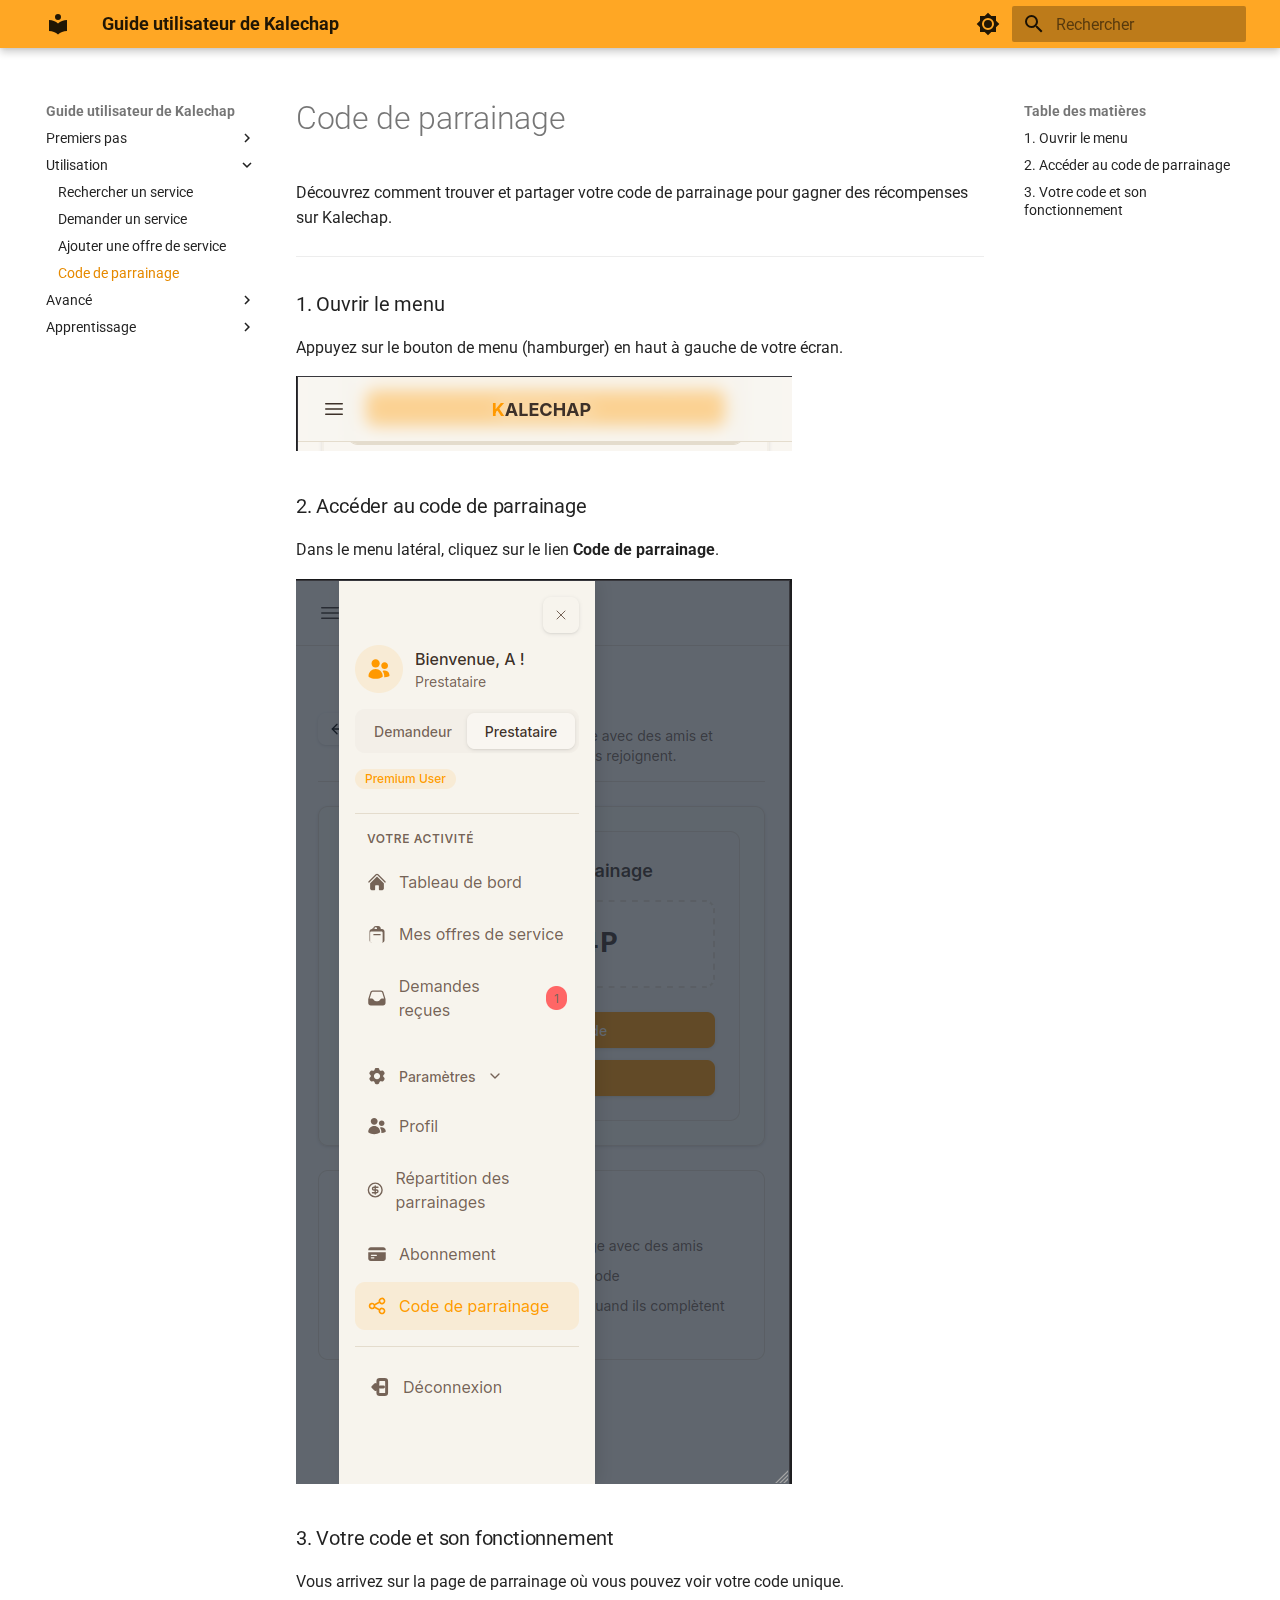
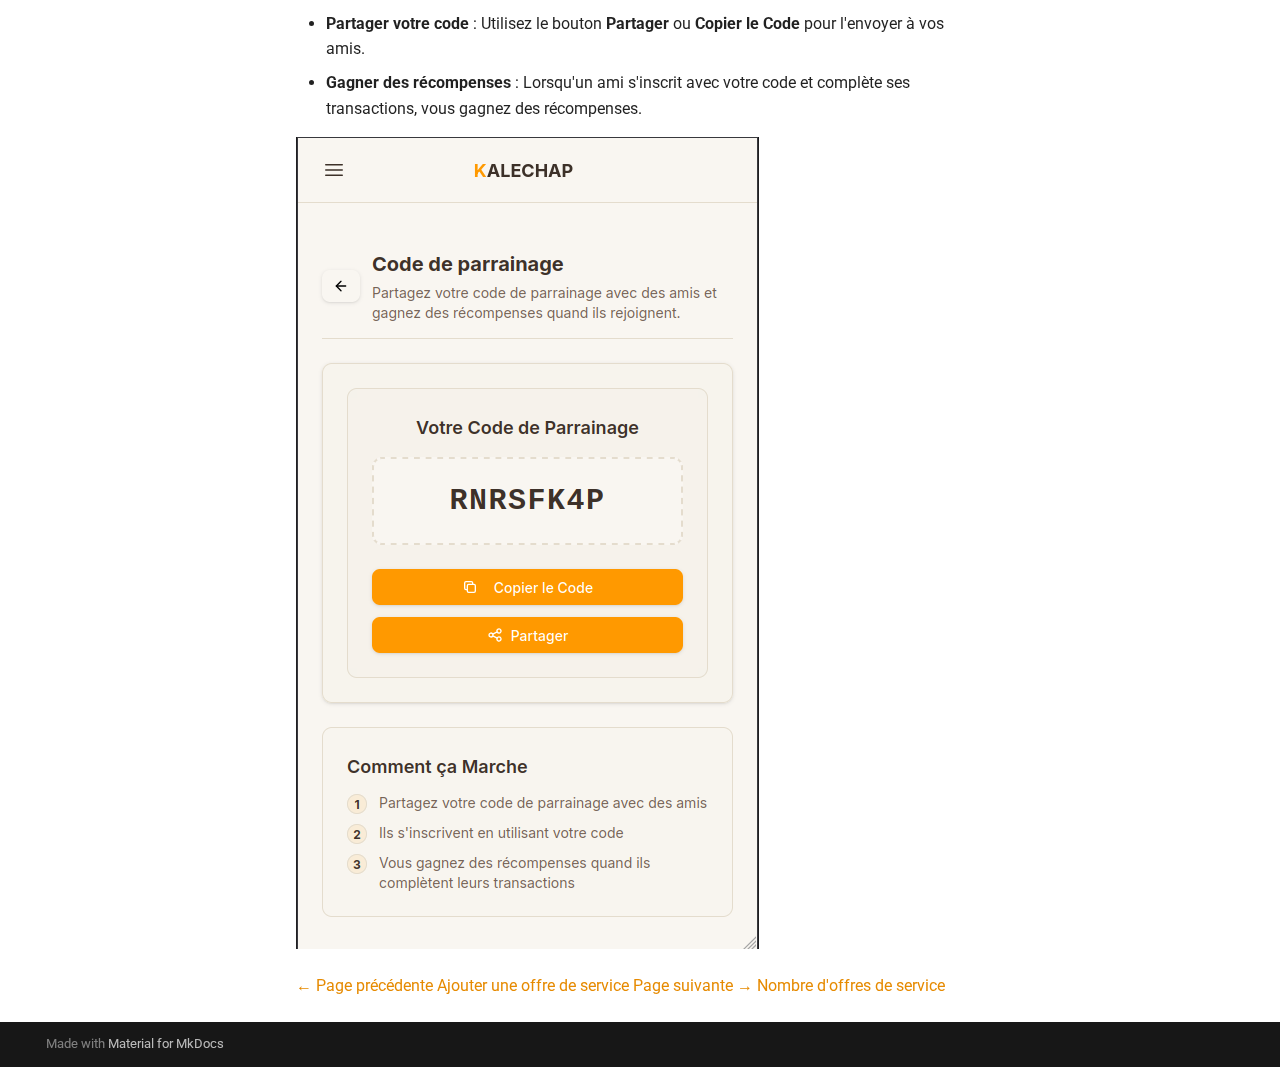
<file: code-parrainage/index.html>
<!doctype html>
<html lang="fr" class="no-js">
  <head>
    
      <meta charset="utf-8">
      <meta name="viewport" content="width=device-width,initial-scale=1">
      
      
      
      
        <link rel="prev" href="../ajouter-offre/">
      
      
        <link rel="next" href="../nombre-offres-service/">
      
      
        
      
      
      <link rel="icon" href="../assets/favicon.svg">
      <meta name="generator" content="mkdocs-1.6.1, mkdocs-material-9.7.1">
    
    
      
        <title>Code de parrainage - Guide utilisateur de Kalechap</title>
      
    
    
      <link rel="stylesheet" href="../assets/stylesheets/main.484c7ddc.min.css">
      
        
        <link rel="stylesheet" href="../assets/stylesheets/palette.ab4e12ef.min.css">
      
      


    
    
      
    
    
      
        
        
        <link rel="preconnect" href="https://fonts.gstatic.com" crossorigin>
        <link rel="stylesheet" href="https://fonts.googleapis.com/css?family=Roboto:300,300i,400,400i,700,700i%7CRoboto+Mono:400,400i,700,700i&display=fallback">
        <style>:root{--md-text-font:"Roboto";--md-code-font:"Roboto Mono"}</style>
      
    
    
      <link rel="stylesheet" href="../stylesheets/extra.css">
    
    <script>__md_scope=new URL("..",location),__md_hash=e=>[...e].reduce(((e,_)=>(e<<5)-e+_.charCodeAt(0)),0),__md_get=(e,_=localStorage,t=__md_scope)=>JSON.parse(_.getItem(t.pathname+"."+e)),__md_set=(e,_,t=localStorage,a=__md_scope)=>{try{t.setItem(a.pathname+"."+e,JSON.stringify(_))}catch(e){}}</script>
    
      

    
    
  </head>
  
  
    
    
      
    
    
    
    
    <body dir="ltr" data-md-color-scheme="default" data-md-color-primary="orange" data-md-color-accent="pink">
  
    
    <input class="md-toggle" data-md-toggle="drawer" type="checkbox" id="__drawer" autocomplete="off">
    <input class="md-toggle" data-md-toggle="search" type="checkbox" id="__search" autocomplete="off">
    <label class="md-overlay" for="__drawer"></label>
    <div data-md-component="skip">
      
        
        <a href="#code-de-parrainage" class="md-skip">
          Aller au contenu
        </a>
      
    </div>
    <div data-md-component="announce">
      
    </div>
    
    
      

  

<header class="md-header md-header--shadow" data-md-component="header">
  <nav class="md-header__inner md-grid" aria-label="En-tête">
    <a href=".." title="Guide utilisateur de Kalechap" class="md-header__button md-logo" aria-label="Guide utilisateur de Kalechap" data-md-component="logo">
      
  
  <svg xmlns="http://www.w3.org/2000/svg" viewBox="0 0 24 24"><path d="M12 8a3 3 0 0 0 3-3 3 3 0 0 0-3-3 3 3 0 0 0-3 3 3 3 0 0 0 3 3m0 3.54C9.64 9.35 6.5 8 3 8v11c3.5 0 6.64 1.35 9 3.54 2.36-2.19 5.5-3.54 9-3.54V8c-3.5 0-6.64 1.35-9 3.54"/></svg>

    </a>
    <label class="md-header__button md-icon" for="__drawer">
      
      <svg xmlns="http://www.w3.org/2000/svg" viewBox="0 0 24 24"><path d="M3 6h18v2H3zm0 5h18v2H3zm0 5h18v2H3z"/></svg>
    </label>
    <div class="md-header__title" data-md-component="header-title">
      <div class="md-header__ellipsis">
        <div class="md-header__topic">
          <span class="md-ellipsis">
            Guide utilisateur de Kalechap
          </span>
        </div>
        <div class="md-header__topic" data-md-component="header-topic">
          <span class="md-ellipsis">
            
              Code de parrainage
            
          </span>
        </div>
      </div>
    </div>
    
      
        <form class="md-header__option" data-md-component="palette">
  
    
    
    
    <input class="md-option" data-md-color-media="(prefers-color-scheme: light)" data-md-color-scheme="default" data-md-color-primary="orange" data-md-color-accent="pink"  aria-label="Passer au mode sombre"  type="radio" name="__palette" id="__palette_0">
    
      <label class="md-header__button md-icon" title="Passer au mode sombre" for="__palette_1" hidden>
        <svg xmlns="http://www.w3.org/2000/svg" viewBox="0 0 24 24"><path d="M12 8a4 4 0 0 0-4 4 4 4 0 0 0 4 4 4 4 0 0 0 4-4 4 4 0 0 0-4-4m0 10a6 6 0 0 1-6-6 6 6 0 0 1 6-6 6 6 0 0 1 6 6 6 6 0 0 1-6 6m8-9.31V4h-4.69L12 .69 8.69 4H4v4.69L.69 12 4 15.31V20h4.69L12 23.31 15.31 20H20v-4.69L23.31 12z"/></svg>
      </label>
    
  
    
    
    
    <input class="md-option" data-md-color-media="(prefers-color-scheme: dark)" data-md-color-scheme="slate" data-md-color-primary="orange" data-md-color-accent="pink"  aria-label="Passer au mode clair"  type="radio" name="__palette" id="__palette_1">
    
      <label class="md-header__button md-icon" title="Passer au mode clair" for="__palette_0" hidden>
        <svg xmlns="http://www.w3.org/2000/svg" viewBox="0 0 24 24"><path d="M12 18c-.89 0-1.74-.2-2.5-.55C11.56 16.5 13 14.42 13 12s-1.44-4.5-3.5-5.45C10.26 6.2 11.11 6 12 6a6 6 0 0 1 6 6 6 6 0 0 1-6 6m8-9.31V4h-4.69L12 .69 8.69 4H4v4.69L.69 12 4 15.31V20h4.69L12 23.31 15.31 20H20v-4.69L23.31 12z"/></svg>
      </label>
    
  
</form>
      
    
    
      <script>var palette=__md_get("__palette");if(palette&&palette.color){if("(prefers-color-scheme)"===palette.color.media){var media=matchMedia("(prefers-color-scheme: light)"),input=document.querySelector(media.matches?"[data-md-color-media='(prefers-color-scheme: light)']":"[data-md-color-media='(prefers-color-scheme: dark)']");palette.color.media=input.getAttribute("data-md-color-media"),palette.color.scheme=input.getAttribute("data-md-color-scheme"),palette.color.primary=input.getAttribute("data-md-color-primary"),palette.color.accent=input.getAttribute("data-md-color-accent")}for(var[key,value]of Object.entries(palette.color))document.body.setAttribute("data-md-color-"+key,value)}</script>
    
    
    
      
      
        <label class="md-header__button md-icon" for="__search">
          
          <svg xmlns="http://www.w3.org/2000/svg" viewBox="0 0 24 24"><path d="M9.5 3A6.5 6.5 0 0 1 16 9.5c0 1.61-.59 3.09-1.56 4.23l.27.27h.79l5 5-1.5 1.5-5-5v-.79l-.27-.27A6.52 6.52 0 0 1 9.5 16 6.5 6.5 0 0 1 3 9.5 6.5 6.5 0 0 1 9.5 3m0 2C7 5 5 7 5 9.5S7 14 9.5 14 14 12 14 9.5 12 5 9.5 5"/></svg>
        </label>
        <div class="md-search" data-md-component="search" role="dialog">
  <label class="md-search__overlay" for="__search"></label>
  <div class="md-search__inner" role="search">
    <form class="md-search__form" name="search">
      <input type="text" class="md-search__input" name="query" aria-label="Rechercher" placeholder="Rechercher" autocapitalize="off" autocorrect="off" autocomplete="off" spellcheck="false" data-md-component="search-query" required>
      <label class="md-search__icon md-icon" for="__search">
        
        <svg xmlns="http://www.w3.org/2000/svg" viewBox="0 0 24 24"><path d="M9.5 3A6.5 6.5 0 0 1 16 9.5c0 1.61-.59 3.09-1.56 4.23l.27.27h.79l5 5-1.5 1.5-5-5v-.79l-.27-.27A6.52 6.52 0 0 1 9.5 16 6.5 6.5 0 0 1 3 9.5 6.5 6.5 0 0 1 9.5 3m0 2C7 5 5 7 5 9.5S7 14 9.5 14 14 12 14 9.5 12 5 9.5 5"/></svg>
        
        <svg xmlns="http://www.w3.org/2000/svg" viewBox="0 0 24 24"><path d="M20 11v2H8l5.5 5.5-1.42 1.42L4.16 12l7.92-7.92L13.5 5.5 8 11z"/></svg>
      </label>
      <nav class="md-search__options" aria-label="Recherche">
        
        <button type="reset" class="md-search__icon md-icon" title="Effacer" aria-label="Effacer" tabindex="-1">
          
          <svg xmlns="http://www.w3.org/2000/svg" viewBox="0 0 24 24"><path d="M19 6.41 17.59 5 12 10.59 6.41 5 5 6.41 10.59 12 5 17.59 6.41 19 12 13.41 17.59 19 19 17.59 13.41 12z"/></svg>
        </button>
      </nav>
      
    </form>
    <div class="md-search__output">
      <div class="md-search__scrollwrap" tabindex="0" data-md-scrollfix>
        <div class="md-search-result" data-md-component="search-result">
          <div class="md-search-result__meta">
            Initialisation de la recherche
          </div>
          <ol class="md-search-result__list" role="presentation"></ol>
        </div>
      </div>
    </div>
  </div>
</div>
      
    
    
  </nav>
  
</header>
    
    <div class="md-container" data-md-component="container">
      
      
        
          
        
      
      <main class="md-main" data-md-component="main">
        <div class="md-main__inner md-grid">
          
            
              
              <div class="md-sidebar md-sidebar--primary" data-md-component="sidebar" data-md-type="navigation" >
                <div class="md-sidebar__scrollwrap">
                  <div class="md-sidebar__inner">
                    



<nav class="md-nav md-nav--primary" aria-label="Navigation" data-md-level="0">
  <label class="md-nav__title" for="__drawer">
    <a href=".." title="Guide utilisateur de Kalechap" class="md-nav__button md-logo" aria-label="Guide utilisateur de Kalechap" data-md-component="logo">
      
  
  <svg xmlns="http://www.w3.org/2000/svg" viewBox="0 0 24 24"><path d="M12 8a3 3 0 0 0 3-3 3 3 0 0 0-3-3 3 3 0 0 0-3 3 3 3 0 0 0 3 3m0 3.54C9.64 9.35 6.5 8 3 8v11c3.5 0 6.64 1.35 9 3.54 2.36-2.19 5.5-3.54 9-3.54V8c-3.5 0-6.64 1.35-9 3.54"/></svg>

    </a>
    Guide utilisateur de Kalechap
  </label>
  
  <ul class="md-nav__list" data-md-scrollfix>
    
      
      
  
  
  
  
    
    
    
    
    
    <li class="md-nav__item md-nav__item--nested">
      
        
        
        <input class="md-nav__toggle md-toggle " type="checkbox" id="__nav_1" >
        
          
          <label class="md-nav__link" for="__nav_1" id="__nav_1_label" tabindex="0">
            
  
  
  <span class="md-ellipsis">
    
  
    Premiers pas
  

    
  </span>
  
  

            <span class="md-nav__icon md-icon"></span>
          </label>
        
        <nav class="md-nav" data-md-level="1" aria-labelledby="__nav_1_label" aria-expanded="false">
          <label class="md-nav__title" for="__nav_1">
            <span class="md-nav__icon md-icon"></span>
            
  
    Premiers pas
  

          </label>
          <ul class="md-nav__list" data-md-scrollfix>
            
              
                
  
  
  
  
    <li class="md-nav__item">
      <a href=".." class="md-nav__link">
        
  
  
  <span class="md-ellipsis">
    
  
    Accueil
  

    
  </span>
  
  

      </a>
    </li>
  

              
            
              
                
  
  
  
  
    <li class="md-nav__item">
      <a href="../inscription/" class="md-nav__link">
        
  
  
  <span class="md-ellipsis">
    
  
    Inscription
  

    
  </span>
  
  

      </a>
    </li>
  

              
            
              
                
  
  
  
  
    <li class="md-nav__item">
      <a href="../connexion/" class="md-nav__link">
        
  
  
  <span class="md-ellipsis">
    
  
    Connexion
  

    
  </span>
  
  

      </a>
    </li>
  

              
            
              
                
  
  
  
  
    <li class="md-nav__item">
      <a href="../subscription/" class="md-nav__link">
        
  
  
  <span class="md-ellipsis">
    
  
    Subscription
  

    
  </span>
  
  

      </a>
    </li>
  

              
            
              
                
  
  
  
  
    <li class="md-nav__item">
      <a href="../profil/" class="md-nav__link">
        
  
  
  <span class="md-ellipsis">
    
  
    Profil
  

    
  </span>
  
  

      </a>
    </li>
  

              
            
          </ul>
        </nav>
      
    </li>
  

    
      
      
  
  
    
  
  
  
    
    
    
    
    
    <li class="md-nav__item md-nav__item--active md-nav__item--nested">
      
        
        
        <input class="md-nav__toggle md-toggle " type="checkbox" id="__nav_2" checked>
        
          
          <label class="md-nav__link" for="__nav_2" id="__nav_2_label" tabindex="0">
            
  
  
  <span class="md-ellipsis">
    
  
    Utilisation
  

    
  </span>
  
  

            <span class="md-nav__icon md-icon"></span>
          </label>
        
        <nav class="md-nav" data-md-level="1" aria-labelledby="__nav_2_label" aria-expanded="true">
          <label class="md-nav__title" for="__nav_2">
            <span class="md-nav__icon md-icon"></span>
            
  
    Utilisation
  

          </label>
          <ul class="md-nav__list" data-md-scrollfix>
            
              
                
  
  
  
  
    <li class="md-nav__item">
      <a href="../rechercher-service/" class="md-nav__link">
        
  
  
  <span class="md-ellipsis">
    
  
    Rechercher un service
  

    
  </span>
  
  

      </a>
    </li>
  

              
            
              
                
  
  
  
  
    <li class="md-nav__item">
      <a href="../service-request/" class="md-nav__link">
        
  
  
  <span class="md-ellipsis">
    
  
    Demander un service
  

    
  </span>
  
  

      </a>
    </li>
  

              
            
              
                
  
  
  
  
    <li class="md-nav__item">
      <a href="../ajouter-offre/" class="md-nav__link">
        
  
  
  <span class="md-ellipsis">
    
  
    Ajouter une offre de service
  

    
  </span>
  
  

      </a>
    </li>
  

              
            
              
                
  
  
    
  
  
  
    <li class="md-nav__item md-nav__item--active">
      
      <input class="md-nav__toggle md-toggle" type="checkbox" id="__toc">
      
      
        
      
      
        <label class="md-nav__link md-nav__link--active" for="__toc">
          
  
  
  <span class="md-ellipsis">
    
  
    Code de parrainage
  

    
  </span>
  
  

          <span class="md-nav__icon md-icon"></span>
        </label>
      
      <a href="./" class="md-nav__link md-nav__link--active">
        
  
  
  <span class="md-ellipsis">
    
  
    Code de parrainage
  

    
  </span>
  
  

      </a>
      
        

<nav class="md-nav md-nav--secondary" aria-label="Table des matières">
  
  
  
    
  
  
    <label class="md-nav__title" for="__toc">
      <span class="md-nav__icon md-icon"></span>
      Table des matières
    </label>
    <ul class="md-nav__list" data-md-component="toc" data-md-scrollfix>
      
        <li class="md-nav__item">
  <a href="#1-ouvrir-le-menu" class="md-nav__link">
    <span class="md-ellipsis">
      
        1. Ouvrir le menu
      
    </span>
  </a>
  
</li>
      
        <li class="md-nav__item">
  <a href="#2-acceder-au-code-de-parrainage" class="md-nav__link">
    <span class="md-ellipsis">
      
        2. Accéder au code de parrainage
      
    </span>
  </a>
  
</li>
      
        <li class="md-nav__item">
  <a href="#3-votre-code-et-son-fonctionnement" class="md-nav__link">
    <span class="md-ellipsis">
      
        3. Votre code et son fonctionnement
      
    </span>
  </a>
  
</li>
      
    </ul>
  
</nav>
      
    </li>
  

              
            
          </ul>
        </nav>
      
    </li>
  

    
      
      
  
  
  
  
    
    
    
    
    
    <li class="md-nav__item md-nav__item--nested">
      
        
        
        <input class="md-nav__toggle md-toggle " type="checkbox" id="__nav_3" >
        
          
          <label class="md-nav__link" for="__nav_3" id="__nav_3_label" tabindex="0">
            
  
  
  <span class="md-ellipsis">
    
  
    Avancé
  

    
  </span>
  
  

            <span class="md-nav__icon md-icon"></span>
          </label>
        
        <nav class="md-nav" data-md-level="1" aria-labelledby="__nav_3_label" aria-expanded="false">
          <label class="md-nav__title" for="__nav_3">
            <span class="md-nav__icon md-icon"></span>
            
  
    Avancé
  

          </label>
          <ul class="md-nav__list" data-md-scrollfix>
            
              
                
  
  
  
  
    <li class="md-nav__item">
      <a href="../nombre-offres-service/" class="md-nav__link">
        
  
  
  <span class="md-ellipsis">
    
  
    Nombre d'offres de service
  

    
  </span>
  
  

      </a>
    </li>
  

              
            
              
                
  
  
  
  
    <li class="md-nav__item">
      <a href="../ajouter-image-offre-service/" class="md-nav__link">
        
  
  
  <span class="md-ellipsis">
    
  
    Ajouter une image d'offre
  

    
  </span>
  
  

      </a>
    </li>
  

              
            
              
                
  
  
  
  
    <li class="md-nav__item">
      <a href="../add-profile-picture/" class="md-nav__link">
        
  
  
  <span class="md-ellipsis">
    
  
    Ajouter une photo de profil
  

    
  </span>
  
  

      </a>
    </li>
  

              
            
          </ul>
        </nav>
      
    </li>
  

    
      
      
  
  
  
  
    
    
    
    
    
    <li class="md-nav__item md-nav__item--nested">
      
        
        
        <input class="md-nav__toggle md-toggle " type="checkbox" id="__nav_4" >
        
          
          <label class="md-nav__link" for="__nav_4" id="__nav_4_label" tabindex="0">
            
  
  
  <span class="md-ellipsis">
    
  
    Apprentissage
  

    
  </span>
  
  

            <span class="md-nav__icon md-icon"></span>
          </label>
        
        <nav class="md-nav" data-md-level="1" aria-labelledby="__nav_4_label" aria-expanded="false">
          <label class="md-nav__title" for="__nav_4">
            <span class="md-nav__icon md-icon"></span>
            
  
    Apprentissage
  

          </label>
          <ul class="md-nav__list" data-md-scrollfix>
            
              
                
  
  
  
  
    <li class="md-nav__item">
      <a href="../learn/" class="md-nav__link">
        
  
  
  <span class="md-ellipsis">
    
  
    Mode apprentissage
  

    
  </span>
  
  

      </a>
    </li>
  

              
            
          </ul>
        </nav>
      
    </li>
  

    
  </ul>
</nav>
                  </div>
                </div>
              </div>
            
            
              
              <div class="md-sidebar md-sidebar--secondary" data-md-component="sidebar" data-md-type="toc" >
                <div class="md-sidebar__scrollwrap">
                  <div class="md-sidebar__inner">
                    

<nav class="md-nav md-nav--secondary" aria-label="Table des matières">
  
  
  
    
  
  
    <label class="md-nav__title" for="__toc">
      <span class="md-nav__icon md-icon"></span>
      Table des matières
    </label>
    <ul class="md-nav__list" data-md-component="toc" data-md-scrollfix>
      
        <li class="md-nav__item">
  <a href="#1-ouvrir-le-menu" class="md-nav__link">
    <span class="md-ellipsis">
      
        1. Ouvrir le menu
      
    </span>
  </a>
  
</li>
      
        <li class="md-nav__item">
  <a href="#2-acceder-au-code-de-parrainage" class="md-nav__link">
    <span class="md-ellipsis">
      
        2. Accéder au code de parrainage
      
    </span>
  </a>
  
</li>
      
        <li class="md-nav__item">
  <a href="#3-votre-code-et-son-fonctionnement" class="md-nav__link">
    <span class="md-ellipsis">
      
        3. Votre code et son fonctionnement
      
    </span>
  </a>
  
</li>
      
    </ul>
  
</nav>
                  </div>
                </div>
              </div>
            
          
          
            <div class="md-content" data-md-component="content">
              
              <article class="md-content__inner md-typeset">
                
                  



<h1 id="code-de-parrainage">Code de parrainage</h1>
<p>Découvrez comment trouver et partager votre code de parrainage pour gagner des récompenses sur Kalechap.</p>
<hr />
<h3 id="1-ouvrir-le-menu">1. Ouvrir le menu</h3>
<p>Appuyez sur le bouton de menu (hamburger) en haut à gauche de votre écran.</p>
<p><img alt="Bouton menu" src="../images/hamburger.png" /></p>
<h3 id="2-acceder-au-code-de-parrainage">2. Accéder au code de parrainage</h3>
<p>Dans le menu latéral, cliquez sur le lien <strong>Code de parrainage</strong>.</p>
<p><img alt="Lien Code de parrainage dans le menu" src="../images/menu_with_code_parrainage.png" /></p>
<h3 id="3-votre-code-et-son-fonctionnement">3. Votre code et son fonctionnement</h3>
<p>Vous arrivez sur la page de parrainage où vous pouvez voir votre code unique.</p>
<ul>
<li><strong>Partager votre code</strong> : Utilisez le bouton <strong>Partager</strong> ou <strong>Copier le Code</strong> pour l'envoyer à vos amis.</li>
<li><strong>Gagner des récompenses</strong> : Lorsqu'un ami s'inscrit avec votre code et complète ses transactions, vous gagnez des récompenses.</li>
</ul>
<p><img alt="Écran du code de parrainage" src="../images/code_de_parrainage.png" /></p>
<div class="page-nav">
  <a href="../ajouter-offre/" class="page-nav-item page-nav-item--prev">
    <span class="page-nav-label">← Page précédente</span>
    <span class="page-nav-title">Ajouter une offre de service</span>
  </a>
  <a href="../nombre-offres-service/" class="page-nav-item page-nav-item--next">
    <span class="page-nav-label">Page suivante →</span>
    <span class="page-nav-title">Nombre d'offres de service</span>
  </a>
</div>












                
              </article>
            </div>
          
          
<script>var target=document.getElementById(location.hash.slice(1));target&&target.name&&(target.checked=target.name.startsWith("__tabbed_"))</script>
        </div>
        
      </main>
      
        <footer class="md-footer">
  
  <div class="md-footer-meta md-typeset">
    <div class="md-footer-meta__inner md-grid">
      <div class="md-copyright">
  
  
    Made with
    <a href="https://squidfunk.github.io/mkdocs-material/" target="_blank" rel="noopener">
      Material for MkDocs
    </a>
  
</div>
      
    </div>
  </div>
</footer>
      
    </div>
    <div class="md-dialog" data-md-component="dialog">
      <div class="md-dialog__inner md-typeset"></div>
    </div>
    
    
    
      
      
      <script id="__config" type="application/json">{"annotate": null, "base": "..", "features": [], "search": "../assets/javascripts/workers/search.2c215733.min.js", "tags": null, "translations": {"clipboard.copied": "Copi\u00e9 dans le presse-papier", "clipboard.copy": "Copier dans le presse-papier", "search.result.more.one": "1 de plus sur cette page", "search.result.more.other": "# de plus sur cette page", "search.result.none": "Aucun document trouv\u00e9", "search.result.one": "1 document trouv\u00e9", "search.result.other": "# documents trouv\u00e9s", "search.result.placeholder": "Taper pour d\u00e9marrer la recherche", "search.result.term.missing": "Non trouv\u00e9", "select.version": "S\u00e9lectionner la version"}, "version": null}</script>
    
    
      <script src="../assets/javascripts/bundle.79ae519e.min.js"></script>
      
        <script src="../javascripts/extra.js"></script>
      
    
  </body>
</html>
</file>
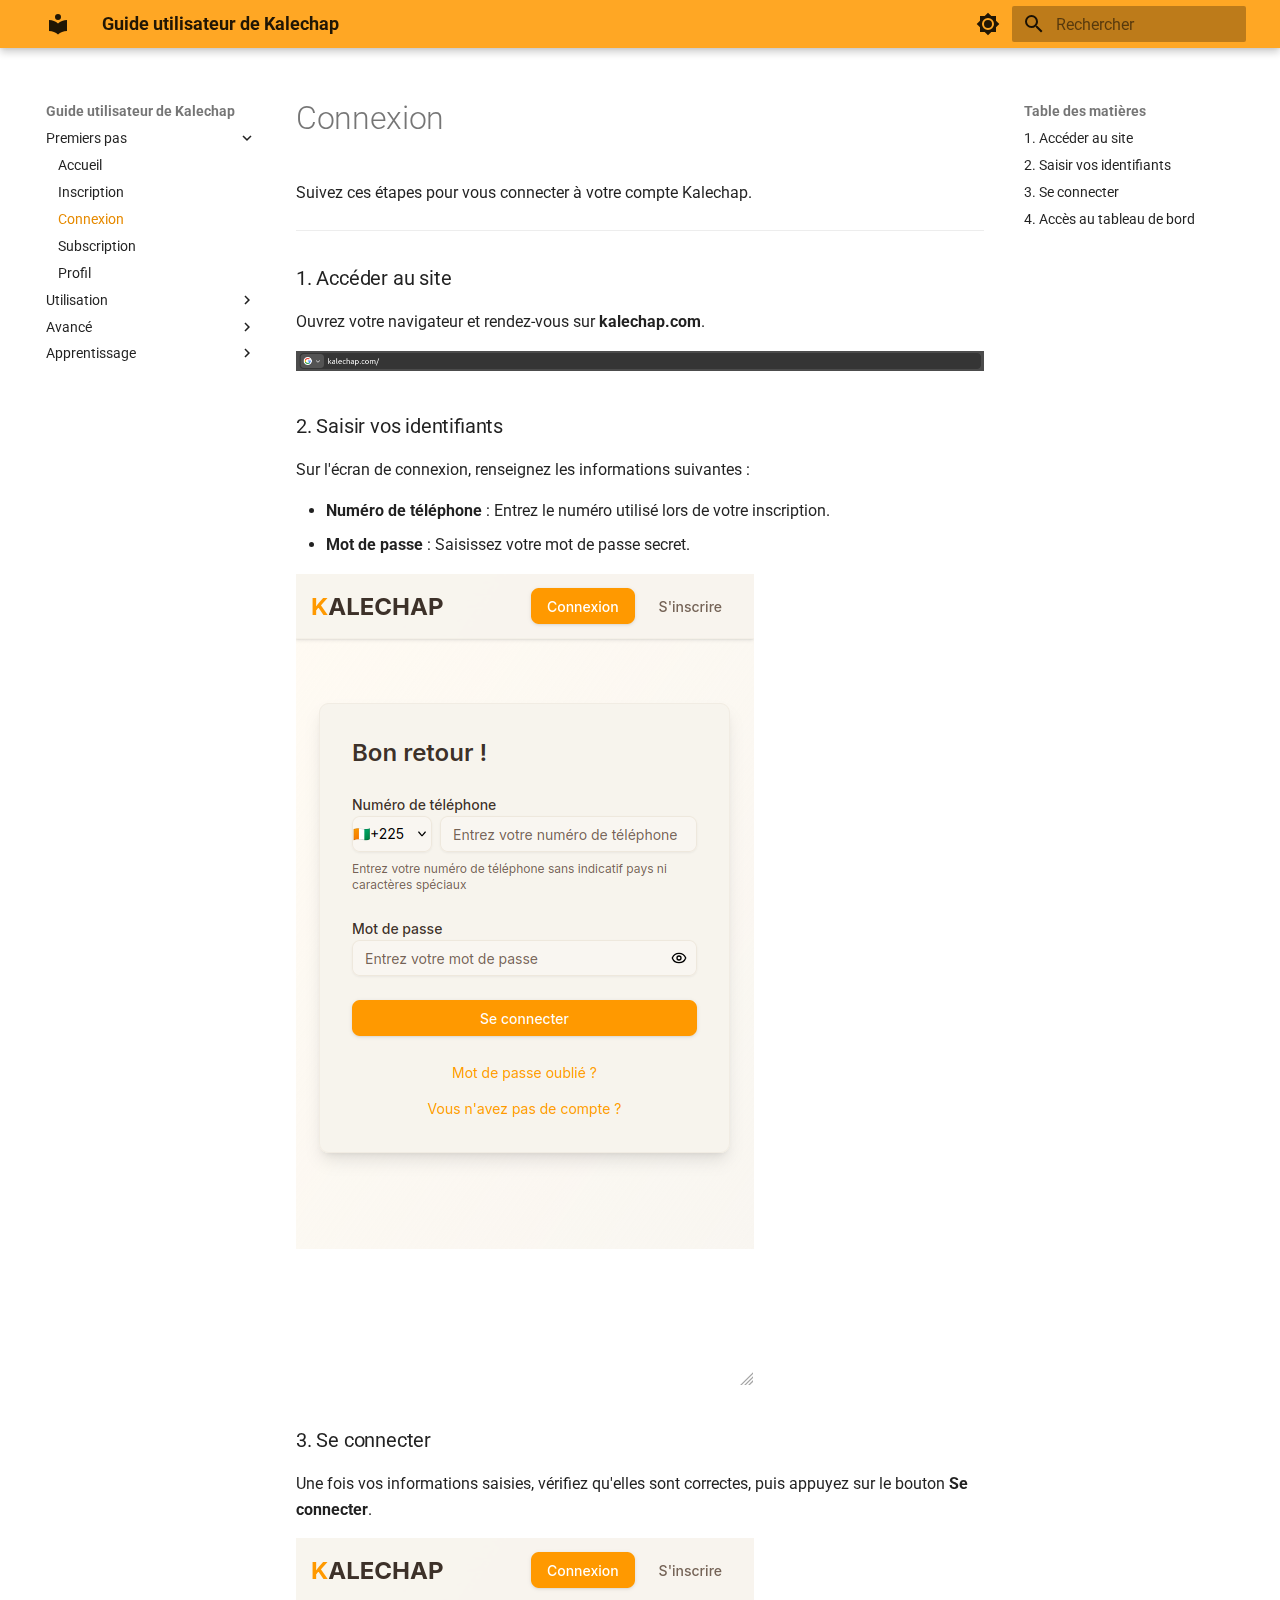
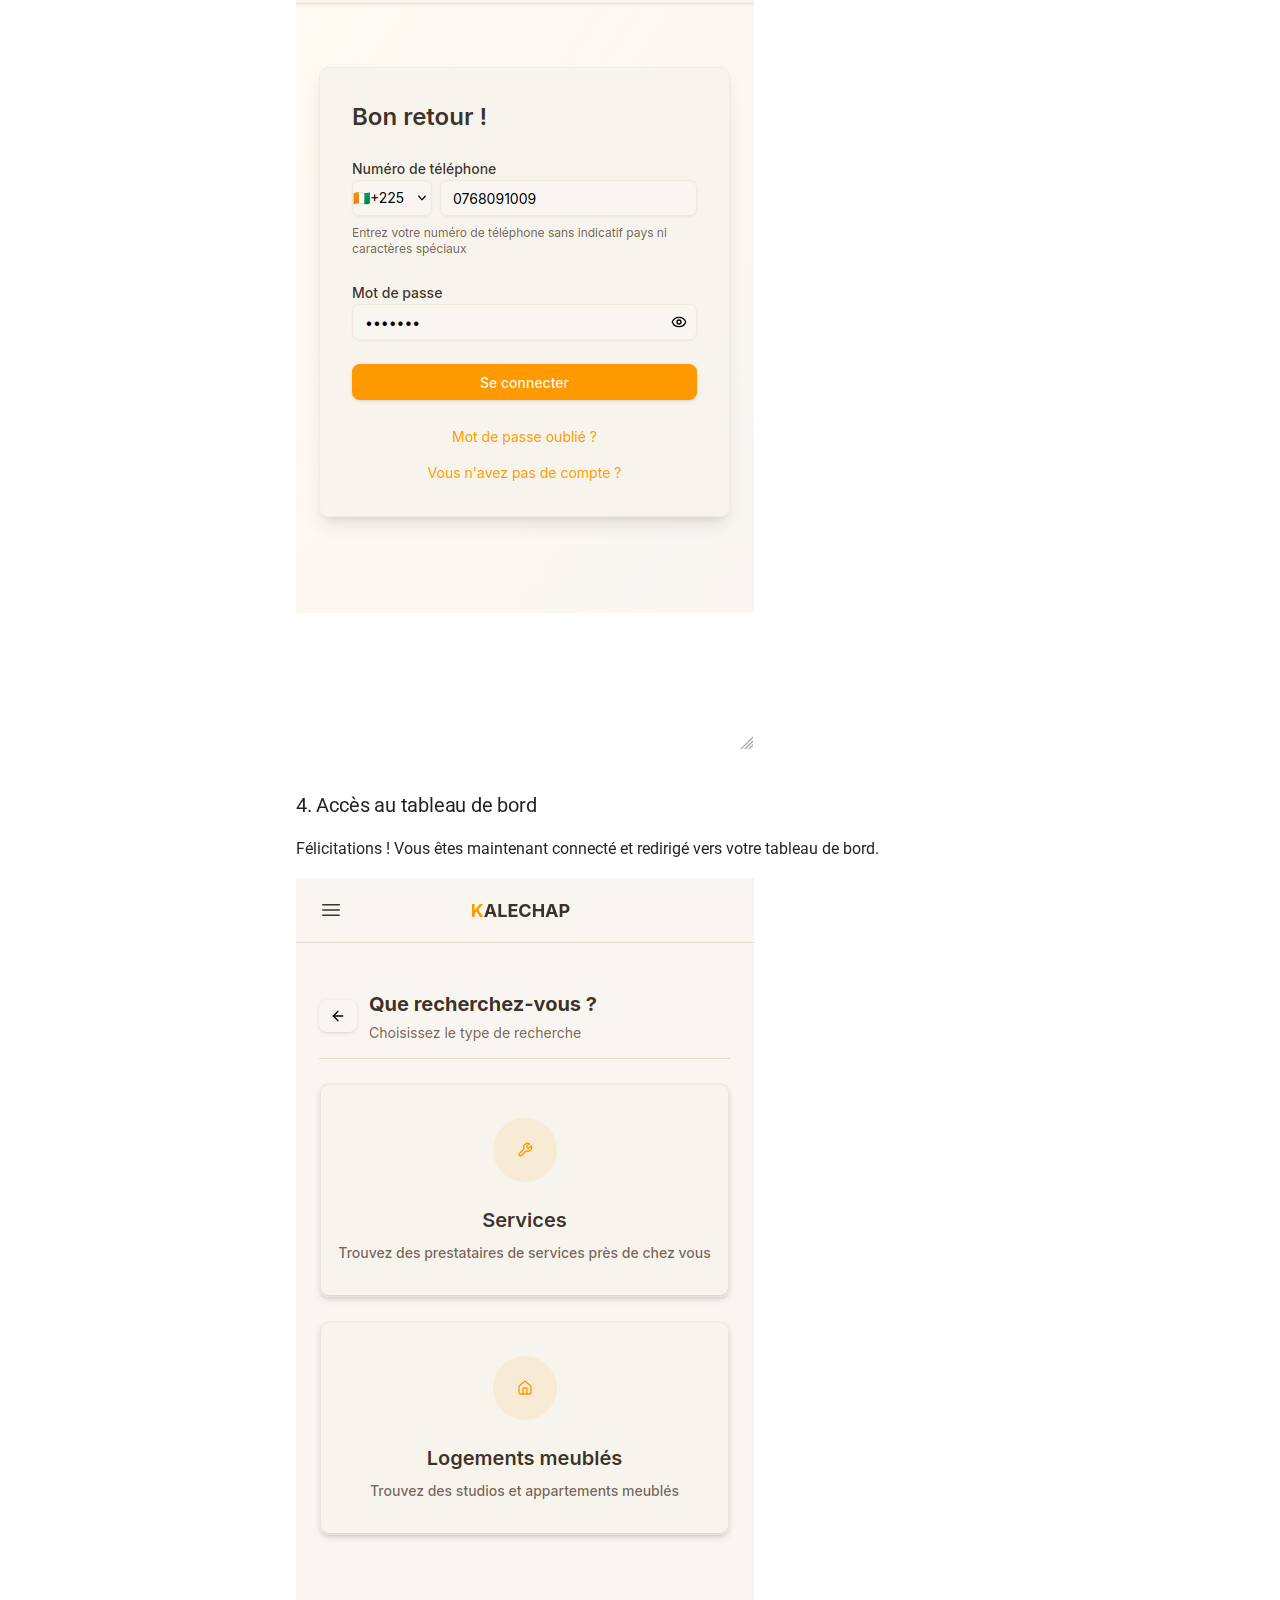
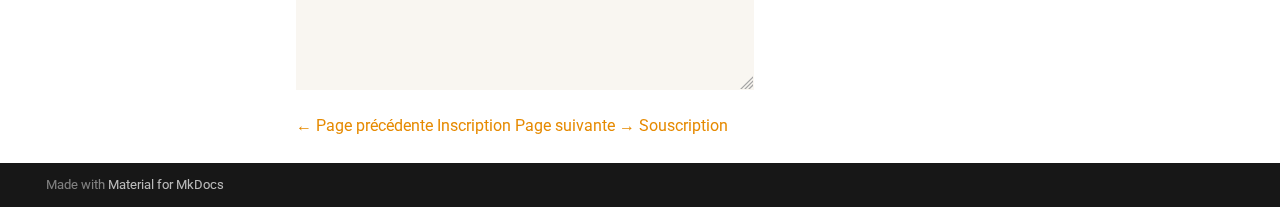
<file: connexion/index.html>
<!doctype html>
<html lang="fr" class="no-js">
  <head>
    
      <meta charset="utf-8">
      <meta name="viewport" content="width=device-width,initial-scale=1">
      
      
      
      
        <link rel="prev" href="../inscription/">
      
      
        <link rel="next" href="../subscription/">
      
      
        
      
      
      <link rel="icon" href="../assets/favicon.svg">
      <meta name="generator" content="mkdocs-1.6.1, mkdocs-material-9.7.1">
    
    
      
        <title>Connexion - Guide utilisateur de Kalechap</title>
      
    
    
      <link rel="stylesheet" href="../assets/stylesheets/main.484c7ddc.min.css">
      
        
        <link rel="stylesheet" href="../assets/stylesheets/palette.ab4e12ef.min.css">
      
      


    
    
      
    
    
      
        
        
        <link rel="preconnect" href="https://fonts.gstatic.com" crossorigin>
        <link rel="stylesheet" href="https://fonts.googleapis.com/css?family=Roboto:300,300i,400,400i,700,700i%7CRoboto+Mono:400,400i,700,700i&display=fallback">
        <style>:root{--md-text-font:"Roboto";--md-code-font:"Roboto Mono"}</style>
      
    
    
      <link rel="stylesheet" href="../stylesheets/extra.css">
    
    <script>__md_scope=new URL("..",location),__md_hash=e=>[...e].reduce(((e,_)=>(e<<5)-e+_.charCodeAt(0)),0),__md_get=(e,_=localStorage,t=__md_scope)=>JSON.parse(_.getItem(t.pathname+"."+e)),__md_set=(e,_,t=localStorage,a=__md_scope)=>{try{t.setItem(a.pathname+"."+e,JSON.stringify(_))}catch(e){}}</script>
    
      

    
    
  </head>
  
  
    
    
      
    
    
    
    
    <body dir="ltr" data-md-color-scheme="default" data-md-color-primary="orange" data-md-color-accent="pink">
  
    
    <input class="md-toggle" data-md-toggle="drawer" type="checkbox" id="__drawer" autocomplete="off">
    <input class="md-toggle" data-md-toggle="search" type="checkbox" id="__search" autocomplete="off">
    <label class="md-overlay" for="__drawer"></label>
    <div data-md-component="skip">
      
        
        <a href="#connexion" class="md-skip">
          Aller au contenu
        </a>
      
    </div>
    <div data-md-component="announce">
      
    </div>
    
    
      

  

<header class="md-header md-header--shadow" data-md-component="header">
  <nav class="md-header__inner md-grid" aria-label="En-tête">
    <a href=".." title="Guide utilisateur de Kalechap" class="md-header__button md-logo" aria-label="Guide utilisateur de Kalechap" data-md-component="logo">
      
  
  <svg xmlns="http://www.w3.org/2000/svg" viewBox="0 0 24 24"><path d="M12 8a3 3 0 0 0 3-3 3 3 0 0 0-3-3 3 3 0 0 0-3 3 3 3 0 0 0 3 3m0 3.54C9.64 9.35 6.5 8 3 8v11c3.5 0 6.64 1.35 9 3.54 2.36-2.19 5.5-3.54 9-3.54V8c-3.5 0-6.64 1.35-9 3.54"/></svg>

    </a>
    <label class="md-header__button md-icon" for="__drawer">
      
      <svg xmlns="http://www.w3.org/2000/svg" viewBox="0 0 24 24"><path d="M3 6h18v2H3zm0 5h18v2H3zm0 5h18v2H3z"/></svg>
    </label>
    <div class="md-header__title" data-md-component="header-title">
      <div class="md-header__ellipsis">
        <div class="md-header__topic">
          <span class="md-ellipsis">
            Guide utilisateur de Kalechap
          </span>
        </div>
        <div class="md-header__topic" data-md-component="header-topic">
          <span class="md-ellipsis">
            
              Connexion
            
          </span>
        </div>
      </div>
    </div>
    
      
        <form class="md-header__option" data-md-component="palette">
  
    
    
    
    <input class="md-option" data-md-color-media="(prefers-color-scheme: light)" data-md-color-scheme="default" data-md-color-primary="orange" data-md-color-accent="pink"  aria-label="Passer au mode sombre"  type="radio" name="__palette" id="__palette_0">
    
      <label class="md-header__button md-icon" title="Passer au mode sombre" for="__palette_1" hidden>
        <svg xmlns="http://www.w3.org/2000/svg" viewBox="0 0 24 24"><path d="M12 8a4 4 0 0 0-4 4 4 4 0 0 0 4 4 4 4 0 0 0 4-4 4 4 0 0 0-4-4m0 10a6 6 0 0 1-6-6 6 6 0 0 1 6-6 6 6 0 0 1 6 6 6 6 0 0 1-6 6m8-9.31V4h-4.69L12 .69 8.69 4H4v4.69L.69 12 4 15.31V20h4.69L12 23.31 15.31 20H20v-4.69L23.31 12z"/></svg>
      </label>
    
  
    
    
    
    <input class="md-option" data-md-color-media="(prefers-color-scheme: dark)" data-md-color-scheme="slate" data-md-color-primary="orange" data-md-color-accent="pink"  aria-label="Passer au mode clair"  type="radio" name="__palette" id="__palette_1">
    
      <label class="md-header__button md-icon" title="Passer au mode clair" for="__palette_0" hidden>
        <svg xmlns="http://www.w3.org/2000/svg" viewBox="0 0 24 24"><path d="M12 18c-.89 0-1.74-.2-2.5-.55C11.56 16.5 13 14.42 13 12s-1.44-4.5-3.5-5.45C10.26 6.2 11.11 6 12 6a6 6 0 0 1 6 6 6 6 0 0 1-6 6m8-9.31V4h-4.69L12 .69 8.69 4H4v4.69L.69 12 4 15.31V20h4.69L12 23.31 15.31 20H20v-4.69L23.31 12z"/></svg>
      </label>
    
  
</form>
      
    
    
      <script>var palette=__md_get("__palette");if(palette&&palette.color){if("(prefers-color-scheme)"===palette.color.media){var media=matchMedia("(prefers-color-scheme: light)"),input=document.querySelector(media.matches?"[data-md-color-media='(prefers-color-scheme: light)']":"[data-md-color-media='(prefers-color-scheme: dark)']");palette.color.media=input.getAttribute("data-md-color-media"),palette.color.scheme=input.getAttribute("data-md-color-scheme"),palette.color.primary=input.getAttribute("data-md-color-primary"),palette.color.accent=input.getAttribute("data-md-color-accent")}for(var[key,value]of Object.entries(palette.color))document.body.setAttribute("data-md-color-"+key,value)}</script>
    
    
    
      
      
        <label class="md-header__button md-icon" for="__search">
          
          <svg xmlns="http://www.w3.org/2000/svg" viewBox="0 0 24 24"><path d="M9.5 3A6.5 6.5 0 0 1 16 9.5c0 1.61-.59 3.09-1.56 4.23l.27.27h.79l5 5-1.5 1.5-5-5v-.79l-.27-.27A6.52 6.52 0 0 1 9.5 16 6.5 6.5 0 0 1 3 9.5 6.5 6.5 0 0 1 9.5 3m0 2C7 5 5 7 5 9.5S7 14 9.5 14 14 12 14 9.5 12 5 9.5 5"/></svg>
        </label>
        <div class="md-search" data-md-component="search" role="dialog">
  <label class="md-search__overlay" for="__search"></label>
  <div class="md-search__inner" role="search">
    <form class="md-search__form" name="search">
      <input type="text" class="md-search__input" name="query" aria-label="Rechercher" placeholder="Rechercher" autocapitalize="off" autocorrect="off" autocomplete="off" spellcheck="false" data-md-component="search-query" required>
      <label class="md-search__icon md-icon" for="__search">
        
        <svg xmlns="http://www.w3.org/2000/svg" viewBox="0 0 24 24"><path d="M9.5 3A6.5 6.5 0 0 1 16 9.5c0 1.61-.59 3.09-1.56 4.23l.27.27h.79l5 5-1.5 1.5-5-5v-.79l-.27-.27A6.52 6.52 0 0 1 9.5 16 6.5 6.5 0 0 1 3 9.5 6.5 6.5 0 0 1 9.5 3m0 2C7 5 5 7 5 9.5S7 14 9.5 14 14 12 14 9.5 12 5 9.5 5"/></svg>
        
        <svg xmlns="http://www.w3.org/2000/svg" viewBox="0 0 24 24"><path d="M20 11v2H8l5.5 5.5-1.42 1.42L4.16 12l7.92-7.92L13.5 5.5 8 11z"/></svg>
      </label>
      <nav class="md-search__options" aria-label="Recherche">
        
        <button type="reset" class="md-search__icon md-icon" title="Effacer" aria-label="Effacer" tabindex="-1">
          
          <svg xmlns="http://www.w3.org/2000/svg" viewBox="0 0 24 24"><path d="M19 6.41 17.59 5 12 10.59 6.41 5 5 6.41 10.59 12 5 17.59 6.41 19 12 13.41 17.59 19 19 17.59 13.41 12z"/></svg>
        </button>
      </nav>
      
    </form>
    <div class="md-search__output">
      <div class="md-search__scrollwrap" tabindex="0" data-md-scrollfix>
        <div class="md-search-result" data-md-component="search-result">
          <div class="md-search-result__meta">
            Initialisation de la recherche
          </div>
          <ol class="md-search-result__list" role="presentation"></ol>
        </div>
      </div>
    </div>
  </div>
</div>
      
    
    
  </nav>
  
</header>
    
    <div class="md-container" data-md-component="container">
      
      
        
          
        
      
      <main class="md-main" data-md-component="main">
        <div class="md-main__inner md-grid">
          
            
              
              <div class="md-sidebar md-sidebar--primary" data-md-component="sidebar" data-md-type="navigation" >
                <div class="md-sidebar__scrollwrap">
                  <div class="md-sidebar__inner">
                    



<nav class="md-nav md-nav--primary" aria-label="Navigation" data-md-level="0">
  <label class="md-nav__title" for="__drawer">
    <a href=".." title="Guide utilisateur de Kalechap" class="md-nav__button md-logo" aria-label="Guide utilisateur de Kalechap" data-md-component="logo">
      
  
  <svg xmlns="http://www.w3.org/2000/svg" viewBox="0 0 24 24"><path d="M12 8a3 3 0 0 0 3-3 3 3 0 0 0-3-3 3 3 0 0 0-3 3 3 3 0 0 0 3 3m0 3.54C9.64 9.35 6.5 8 3 8v11c3.5 0 6.64 1.35 9 3.54 2.36-2.19 5.5-3.54 9-3.54V8c-3.5 0-6.64 1.35-9 3.54"/></svg>

    </a>
    Guide utilisateur de Kalechap
  </label>
  
  <ul class="md-nav__list" data-md-scrollfix>
    
      
      
  
  
    
  
  
  
    
    
    
    
    
    <li class="md-nav__item md-nav__item--active md-nav__item--nested">
      
        
        
        <input class="md-nav__toggle md-toggle " type="checkbox" id="__nav_1" checked>
        
          
          <label class="md-nav__link" for="__nav_1" id="__nav_1_label" tabindex="0">
            
  
  
  <span class="md-ellipsis">
    
  
    Premiers pas
  

    
  </span>
  
  

            <span class="md-nav__icon md-icon"></span>
          </label>
        
        <nav class="md-nav" data-md-level="1" aria-labelledby="__nav_1_label" aria-expanded="true">
          <label class="md-nav__title" for="__nav_1">
            <span class="md-nav__icon md-icon"></span>
            
  
    Premiers pas
  

          </label>
          <ul class="md-nav__list" data-md-scrollfix>
            
              
                
  
  
  
  
    <li class="md-nav__item">
      <a href=".." class="md-nav__link">
        
  
  
  <span class="md-ellipsis">
    
  
    Accueil
  

    
  </span>
  
  

      </a>
    </li>
  

              
            
              
                
  
  
  
  
    <li class="md-nav__item">
      <a href="../inscription/" class="md-nav__link">
        
  
  
  <span class="md-ellipsis">
    
  
    Inscription
  

    
  </span>
  
  

      </a>
    </li>
  

              
            
              
                
  
  
    
  
  
  
    <li class="md-nav__item md-nav__item--active">
      
      <input class="md-nav__toggle md-toggle" type="checkbox" id="__toc">
      
      
        
      
      
        <label class="md-nav__link md-nav__link--active" for="__toc">
          
  
  
  <span class="md-ellipsis">
    
  
    Connexion
  

    
  </span>
  
  

          <span class="md-nav__icon md-icon"></span>
        </label>
      
      <a href="./" class="md-nav__link md-nav__link--active">
        
  
  
  <span class="md-ellipsis">
    
  
    Connexion
  

    
  </span>
  
  

      </a>
      
        

<nav class="md-nav md-nav--secondary" aria-label="Table des matières">
  
  
  
    
  
  
    <label class="md-nav__title" for="__toc">
      <span class="md-nav__icon md-icon"></span>
      Table des matières
    </label>
    <ul class="md-nav__list" data-md-component="toc" data-md-scrollfix>
      
        <li class="md-nav__item">
  <a href="#1-acceder-au-site" class="md-nav__link">
    <span class="md-ellipsis">
      
        1. Accéder au site
      
    </span>
  </a>
  
</li>
      
        <li class="md-nav__item">
  <a href="#2-saisir-vos-identifiants" class="md-nav__link">
    <span class="md-ellipsis">
      
        2. Saisir vos identifiants
      
    </span>
  </a>
  
</li>
      
        <li class="md-nav__item">
  <a href="#3-se-connecter" class="md-nav__link">
    <span class="md-ellipsis">
      
        3. Se connecter
      
    </span>
  </a>
  
</li>
      
        <li class="md-nav__item">
  <a href="#4-acces-au-tableau-de-bord" class="md-nav__link">
    <span class="md-ellipsis">
      
        4. Accès au tableau de bord
      
    </span>
  </a>
  
</li>
      
    </ul>
  
</nav>
      
    </li>
  

              
            
              
                
  
  
  
  
    <li class="md-nav__item">
      <a href="../subscription/" class="md-nav__link">
        
  
  
  <span class="md-ellipsis">
    
  
    Subscription
  

    
  </span>
  
  

      </a>
    </li>
  

              
            
              
                
  
  
  
  
    <li class="md-nav__item">
      <a href="../profil/" class="md-nav__link">
        
  
  
  <span class="md-ellipsis">
    
  
    Profil
  

    
  </span>
  
  

      </a>
    </li>
  

              
            
          </ul>
        </nav>
      
    </li>
  

    
      
      
  
  
  
  
    
    
    
    
    
    <li class="md-nav__item md-nav__item--nested">
      
        
        
        <input class="md-nav__toggle md-toggle " type="checkbox" id="__nav_2" >
        
          
          <label class="md-nav__link" for="__nav_2" id="__nav_2_label" tabindex="0">
            
  
  
  <span class="md-ellipsis">
    
  
    Utilisation
  

    
  </span>
  
  

            <span class="md-nav__icon md-icon"></span>
          </label>
        
        <nav class="md-nav" data-md-level="1" aria-labelledby="__nav_2_label" aria-expanded="false">
          <label class="md-nav__title" for="__nav_2">
            <span class="md-nav__icon md-icon"></span>
            
  
    Utilisation
  

          </label>
          <ul class="md-nav__list" data-md-scrollfix>
            
              
                
  
  
  
  
    <li class="md-nav__item">
      <a href="../rechercher-service/" class="md-nav__link">
        
  
  
  <span class="md-ellipsis">
    
  
    Rechercher un service
  

    
  </span>
  
  

      </a>
    </li>
  

              
            
              
                
  
  
  
  
    <li class="md-nav__item">
      <a href="../service-request/" class="md-nav__link">
        
  
  
  <span class="md-ellipsis">
    
  
    Demander un service
  

    
  </span>
  
  

      </a>
    </li>
  

              
            
              
                
  
  
  
  
    <li class="md-nav__item">
      <a href="../ajouter-offre/" class="md-nav__link">
        
  
  
  <span class="md-ellipsis">
    
  
    Ajouter une offre de service
  

    
  </span>
  
  

      </a>
    </li>
  

              
            
              
                
  
  
  
  
    <li class="md-nav__item">
      <a href="../code-parrainage/" class="md-nav__link">
        
  
  
  <span class="md-ellipsis">
    
  
    Code de parrainage
  

    
  </span>
  
  

      </a>
    </li>
  

              
            
          </ul>
        </nav>
      
    </li>
  

    
      
      
  
  
  
  
    
    
    
    
    
    <li class="md-nav__item md-nav__item--nested">
      
        
        
        <input class="md-nav__toggle md-toggle " type="checkbox" id="__nav_3" >
        
          
          <label class="md-nav__link" for="__nav_3" id="__nav_3_label" tabindex="0">
            
  
  
  <span class="md-ellipsis">
    
  
    Avancé
  

    
  </span>
  
  

            <span class="md-nav__icon md-icon"></span>
          </label>
        
        <nav class="md-nav" data-md-level="1" aria-labelledby="__nav_3_label" aria-expanded="false">
          <label class="md-nav__title" for="__nav_3">
            <span class="md-nav__icon md-icon"></span>
            
  
    Avancé
  

          </label>
          <ul class="md-nav__list" data-md-scrollfix>
            
              
                
  
  
  
  
    <li class="md-nav__item">
      <a href="../nombre-offres-service/" class="md-nav__link">
        
  
  
  <span class="md-ellipsis">
    
  
    Nombre d'offres de service
  

    
  </span>
  
  

      </a>
    </li>
  

              
            
              
                
  
  
  
  
    <li class="md-nav__item">
      <a href="../ajouter-image-offre-service/" class="md-nav__link">
        
  
  
  <span class="md-ellipsis">
    
  
    Ajouter une image d'offre
  

    
  </span>
  
  

      </a>
    </li>
  

              
            
              
                
  
  
  
  
    <li class="md-nav__item">
      <a href="../add-profile-picture/" class="md-nav__link">
        
  
  
  <span class="md-ellipsis">
    
  
    Ajouter une photo de profil
  

    
  </span>
  
  

      </a>
    </li>
  

              
            
          </ul>
        </nav>
      
    </li>
  

    
      
      
  
  
  
  
    
    
    
    
    
    <li class="md-nav__item md-nav__item--nested">
      
        
        
        <input class="md-nav__toggle md-toggle " type="checkbox" id="__nav_4" >
        
          
          <label class="md-nav__link" for="__nav_4" id="__nav_4_label" tabindex="0">
            
  
  
  <span class="md-ellipsis">
    
  
    Apprentissage
  

    
  </span>
  
  

            <span class="md-nav__icon md-icon"></span>
          </label>
        
        <nav class="md-nav" data-md-level="1" aria-labelledby="__nav_4_label" aria-expanded="false">
          <label class="md-nav__title" for="__nav_4">
            <span class="md-nav__icon md-icon"></span>
            
  
    Apprentissage
  

          </label>
          <ul class="md-nav__list" data-md-scrollfix>
            
              
                
  
  
  
  
    <li class="md-nav__item">
      <a href="../learn/" class="md-nav__link">
        
  
  
  <span class="md-ellipsis">
    
  
    Mode apprentissage
  

    
  </span>
  
  

      </a>
    </li>
  

              
            
          </ul>
        </nav>
      
    </li>
  

    
  </ul>
</nav>
                  </div>
                </div>
              </div>
            
            
              
              <div class="md-sidebar md-sidebar--secondary" data-md-component="sidebar" data-md-type="toc" >
                <div class="md-sidebar__scrollwrap">
                  <div class="md-sidebar__inner">
                    

<nav class="md-nav md-nav--secondary" aria-label="Table des matières">
  
  
  
    
  
  
    <label class="md-nav__title" for="__toc">
      <span class="md-nav__icon md-icon"></span>
      Table des matières
    </label>
    <ul class="md-nav__list" data-md-component="toc" data-md-scrollfix>
      
        <li class="md-nav__item">
  <a href="#1-acceder-au-site" class="md-nav__link">
    <span class="md-ellipsis">
      
        1. Accéder au site
      
    </span>
  </a>
  
</li>
      
        <li class="md-nav__item">
  <a href="#2-saisir-vos-identifiants" class="md-nav__link">
    <span class="md-ellipsis">
      
        2. Saisir vos identifiants
      
    </span>
  </a>
  
</li>
      
        <li class="md-nav__item">
  <a href="#3-se-connecter" class="md-nav__link">
    <span class="md-ellipsis">
      
        3. Se connecter
      
    </span>
  </a>
  
</li>
      
        <li class="md-nav__item">
  <a href="#4-acces-au-tableau-de-bord" class="md-nav__link">
    <span class="md-ellipsis">
      
        4. Accès au tableau de bord
      
    </span>
  </a>
  
</li>
      
    </ul>
  
</nav>
                  </div>
                </div>
              </div>
            
          
          
            <div class="md-content" data-md-component="content">
              
              <article class="md-content__inner md-typeset">
                
                  



<h1 id="connexion">Connexion</h1>
<p>Suivez ces étapes pour vous connecter à votre compte Kalechap.</p>
<hr />
<h3 id="1-acceder-au-site">1. Accéder au site</h3>
<p>Ouvrez votre navigateur et rendez-vous sur <strong>kalechap.com</strong>.</p>
<p><img alt="Taper kalechap.com" src="../images/type_kalechap.png" /></p>
<h3 id="2-saisir-vos-identifiants">2. Saisir vos identifiants</h3>
<p>Sur l'écran de connexion, renseignez les informations suivantes :</p>
<ul>
<li><strong>Numéro de téléphone</strong> : Entrez le numéro utilisé lors de votre inscription.</li>
<li><strong>Mot de passe</strong> : Saisissez votre mot de passe secret.</li>
</ul>
<p><img alt="Écran de connexion vide" src="../images/login.png" /></p>
<h3 id="3-se-connecter">3. Se connecter</h3>
<p>Une fois vos informations saisies, vérifiez qu'elles sont correctes, puis appuyez sur le bouton <strong>Se connecter</strong>.</p>
<p><img alt="Saisie des identifiants" src="../images/login_filled.png" /></p>
<h3 id="4-acces-au-tableau-de-bord">4. Accès au tableau de bord</h3>
<p>Félicitations ! Vous êtes maintenant connecté et redirigé vers votre tableau de bord.</p>
<p><img alt="Tableau de bord" src="../images/dashboard_after_login.png" /></p>
<div class="page-nav">
  <a href="../inscription/" class="page-nav-item page-nav-item--prev">
    <span class="page-nav-label">← Page précédente</span>
    <span class="page-nav-title">Inscription</span>
  </a>
  <a href="../subscription/" class="page-nav-item page-nav-item--next">
    <span class="page-nav-label">Page suivante →</span>
    <span class="page-nav-title">Souscription</span>
  </a>
</div>












                
              </article>
            </div>
          
          
<script>var target=document.getElementById(location.hash.slice(1));target&&target.name&&(target.checked=target.name.startsWith("__tabbed_"))</script>
        </div>
        
      </main>
      
        <footer class="md-footer">
  
  <div class="md-footer-meta md-typeset">
    <div class="md-footer-meta__inner md-grid">
      <div class="md-copyright">
  
  
    Made with
    <a href="https://squidfunk.github.io/mkdocs-material/" target="_blank" rel="noopener">
      Material for MkDocs
    </a>
  
</div>
      
    </div>
  </div>
</footer>
      
    </div>
    <div class="md-dialog" data-md-component="dialog">
      <div class="md-dialog__inner md-typeset"></div>
    </div>
    
    
    
      
      
      <script id="__config" type="application/json">{"annotate": null, "base": "..", "features": [], "search": "../assets/javascripts/workers/search.2c215733.min.js", "tags": null, "translations": {"clipboard.copied": "Copi\u00e9 dans le presse-papier", "clipboard.copy": "Copier dans le presse-papier", "search.result.more.one": "1 de plus sur cette page", "search.result.more.other": "# de plus sur cette page", "search.result.none": "Aucun document trouv\u00e9", "search.result.one": "1 document trouv\u00e9", "search.result.other": "# documents trouv\u00e9s", "search.result.placeholder": "Taper pour d\u00e9marrer la recherche", "search.result.term.missing": "Non trouv\u00e9", "select.version": "S\u00e9lectionner la version"}, "version": null}</script>
    
    
      <script src="../assets/javascripts/bundle.79ae519e.min.js"></script>
      
    
  </body>
</html>
</file>
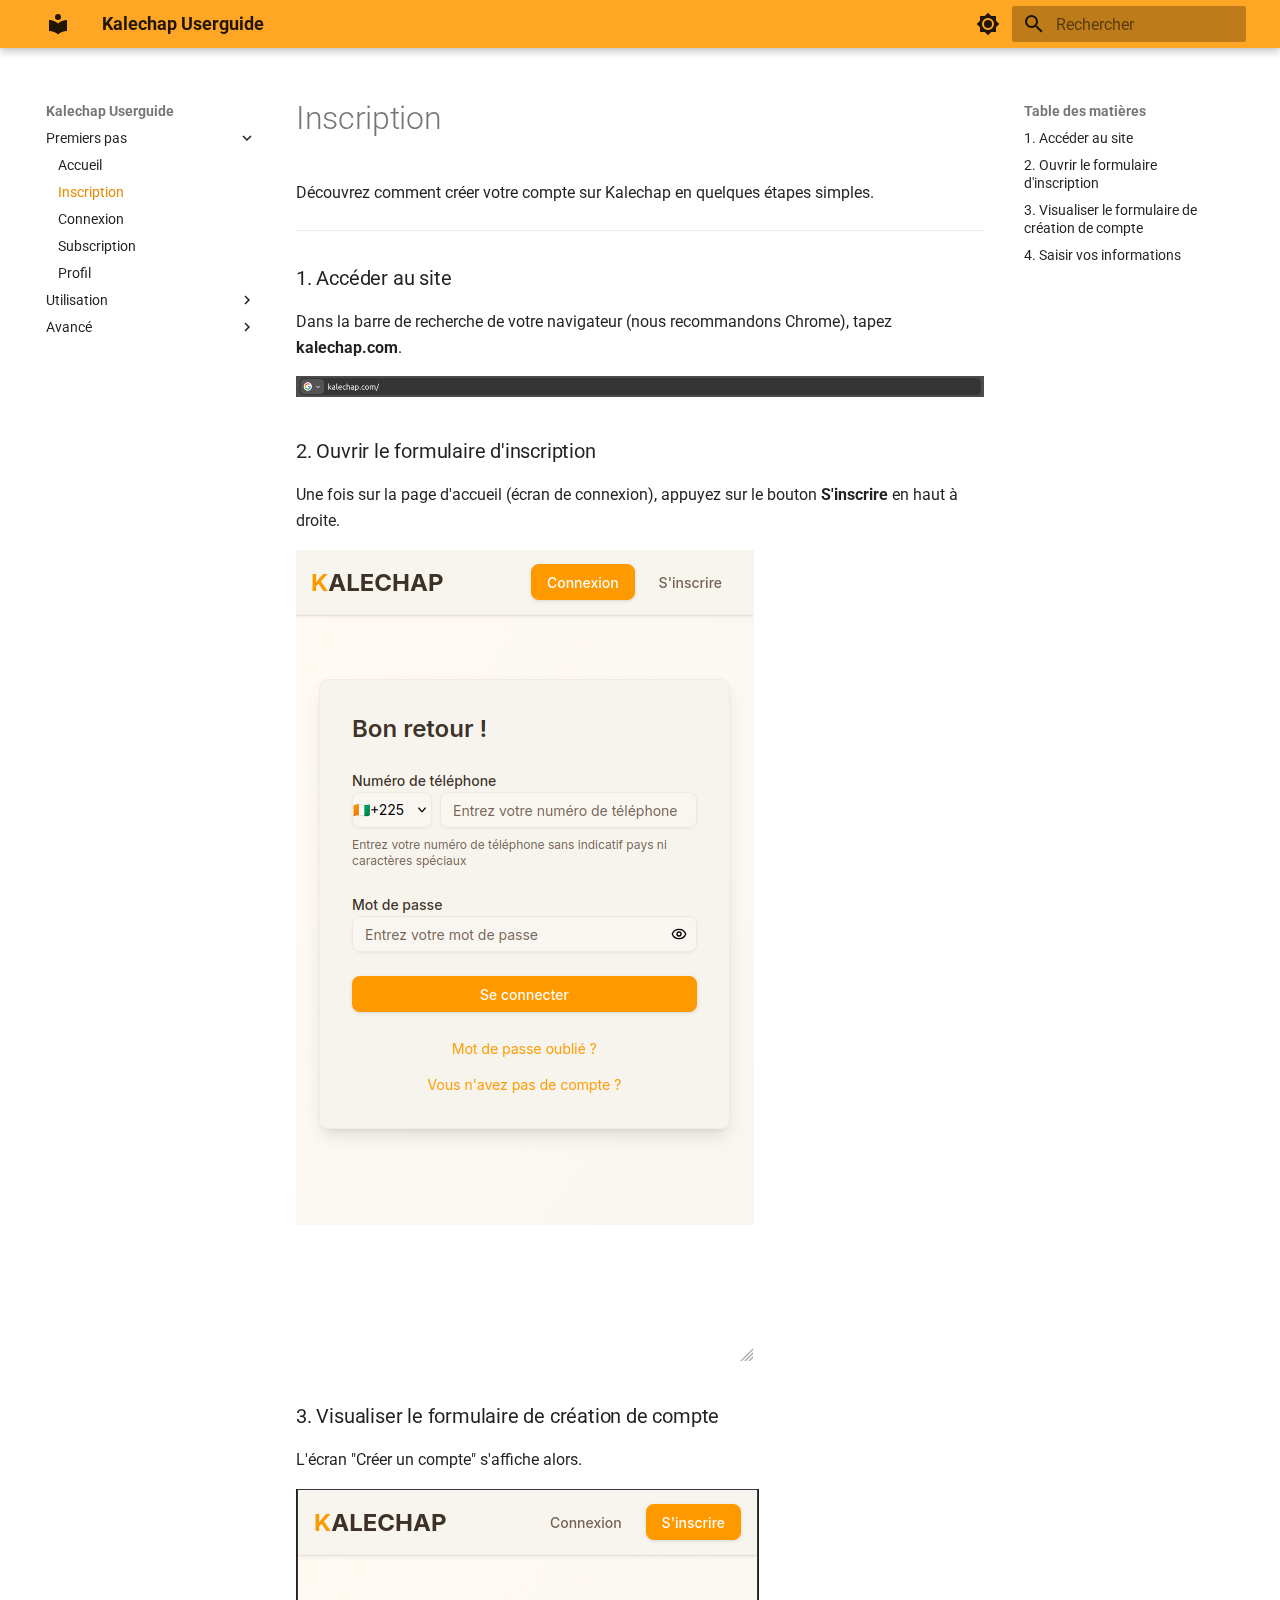
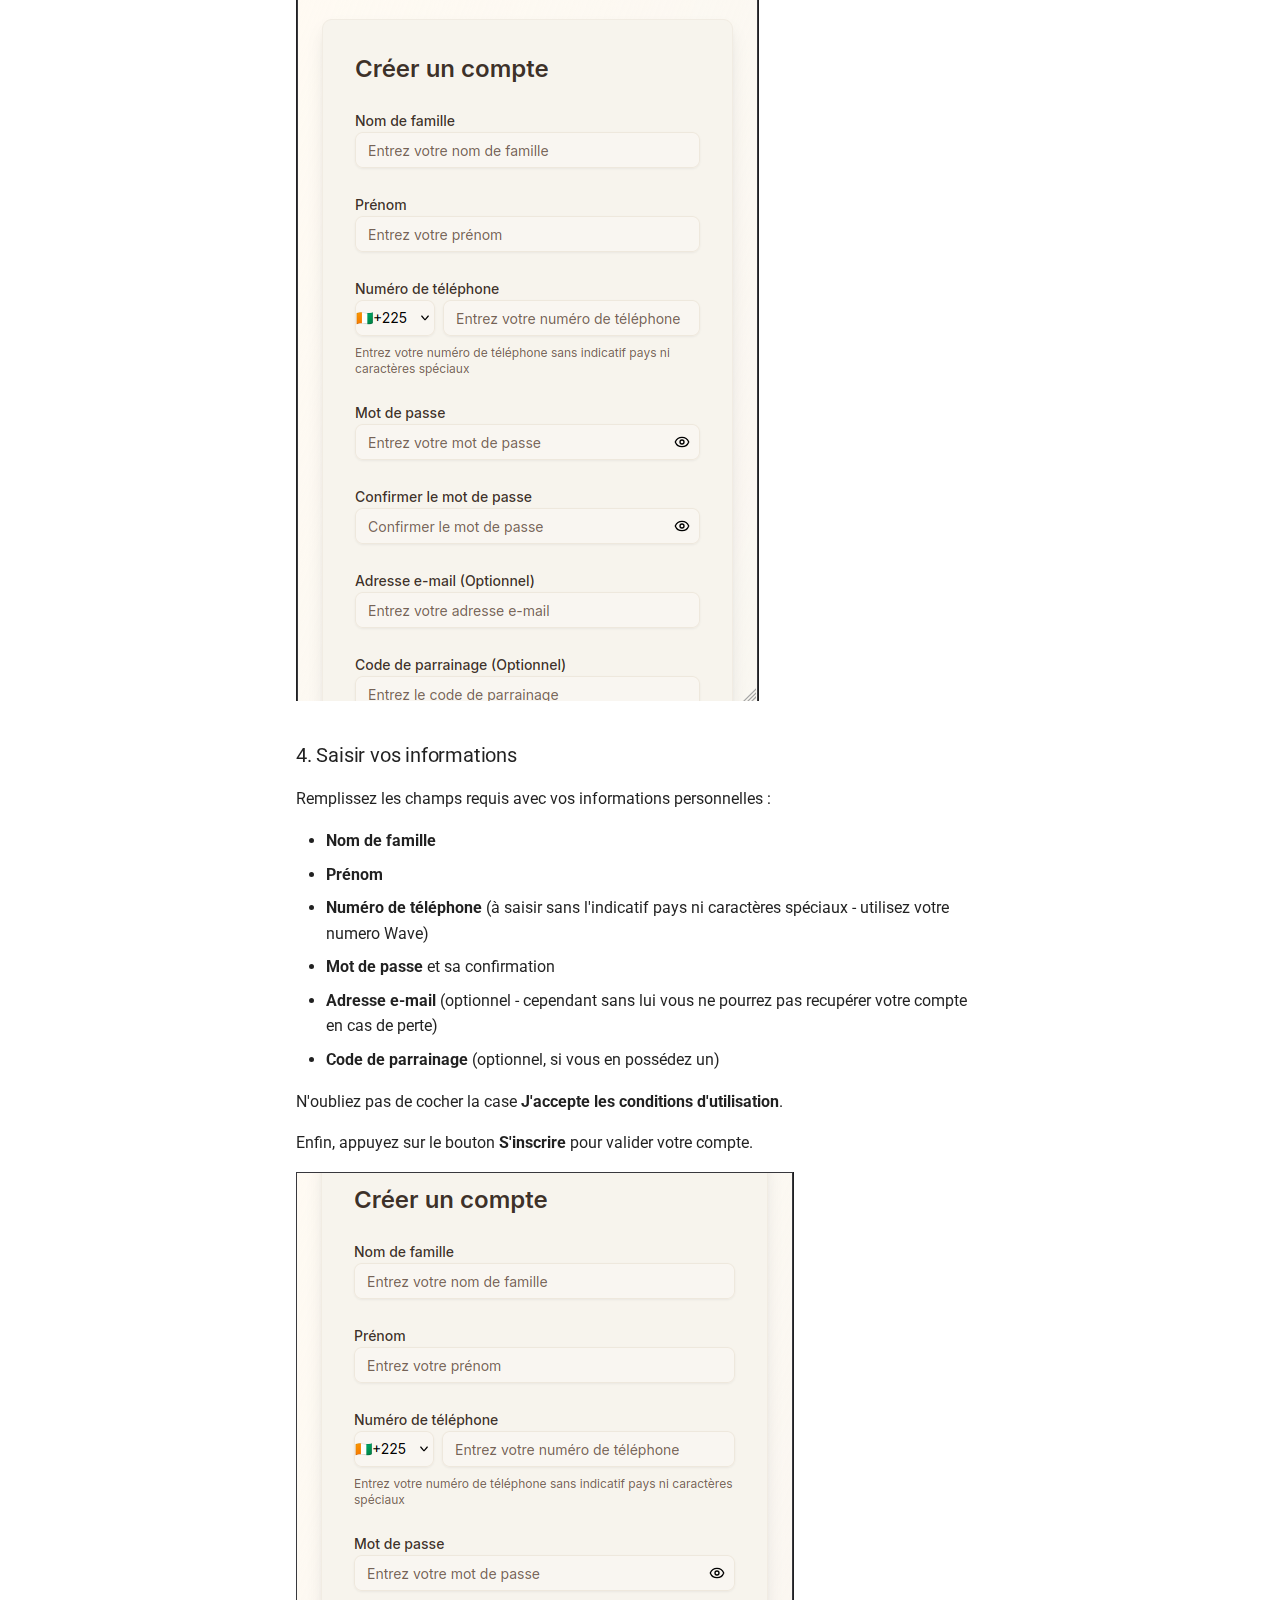
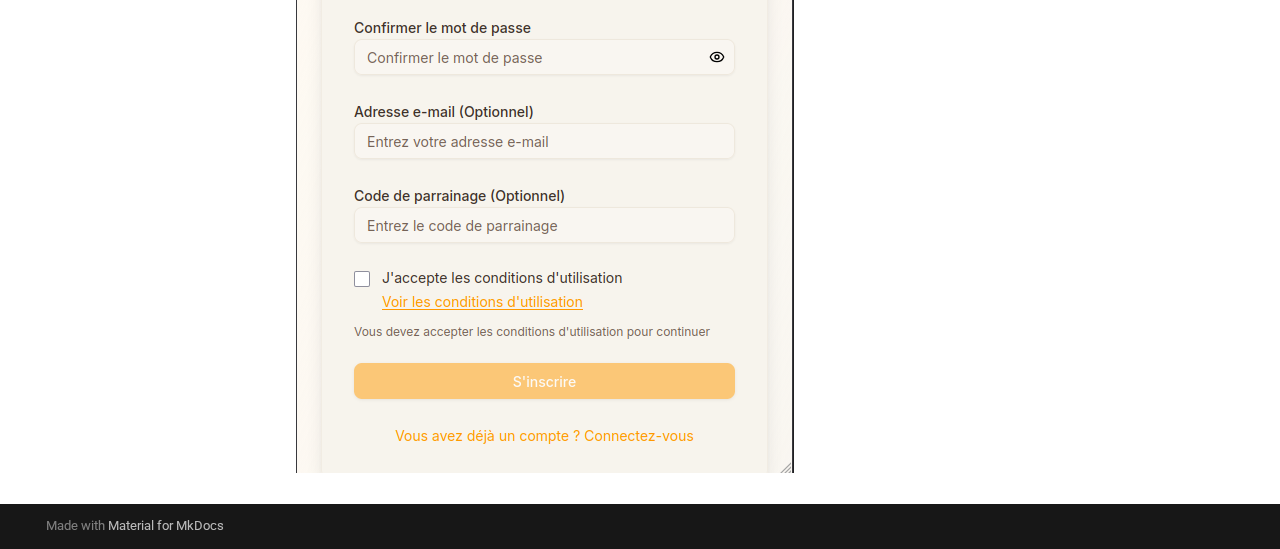
<file: inscription/index.html>
<!doctype html>
<html lang="fr" class="no-js">
  <head>
    
      <meta charset="utf-8">
      <meta name="viewport" content="width=device-width,initial-scale=1">
      
      
      
      
        <link rel="prev" href="..">
      
      
        <link rel="next" href="../connexion/">
      
      
        
      
      
      <link rel="icon" href="../assets/favicon.svg">
      <meta name="generator" content="mkdocs-1.6.1, mkdocs-material-9.7.1">
    
    
      
        <title>Inscription - Kalechap Userguide</title>
      
    
    
      <link rel="stylesheet" href="../assets/stylesheets/main.484c7ddc.min.css">
      
        
        <link rel="stylesheet" href="../assets/stylesheets/palette.ab4e12ef.min.css">
      
      


    
    
      
    
    
      
        
        
        <link rel="preconnect" href="https://fonts.gstatic.com" crossorigin>
        <link rel="stylesheet" href="https://fonts.googleapis.com/css?family=Roboto:300,300i,400,400i,700,700i%7CRoboto+Mono:400,400i,700,700i&display=fallback">
        <style>:root{--md-text-font:"Roboto";--md-code-font:"Roboto Mono"}</style>
      
    
    
      <link rel="stylesheet" href="../stylesheets/extra.css">
    
    <script>__md_scope=new URL("..",location),__md_hash=e=>[...e].reduce(((e,_)=>(e<<5)-e+_.charCodeAt(0)),0),__md_get=(e,_=localStorage,t=__md_scope)=>JSON.parse(_.getItem(t.pathname+"."+e)),__md_set=(e,_,t=localStorage,a=__md_scope)=>{try{t.setItem(a.pathname+"."+e,JSON.stringify(_))}catch(e){}}</script>
    
      

    
    
  </head>
  
  
    
    
      
    
    
    
    
    <body dir="ltr" data-md-color-scheme="default" data-md-color-primary="orange" data-md-color-accent="pink">
  
    
    <input class="md-toggle" data-md-toggle="drawer" type="checkbox" id="__drawer" autocomplete="off">
    <input class="md-toggle" data-md-toggle="search" type="checkbox" id="__search" autocomplete="off">
    <label class="md-overlay" for="__drawer"></label>
    <div data-md-component="skip">
      
        
        <a href="#inscription" class="md-skip">
          Aller au contenu
        </a>
      
    </div>
    <div data-md-component="announce">
      
    </div>
    
    
      

  

<header class="md-header md-header--shadow" data-md-component="header">
  <nav class="md-header__inner md-grid" aria-label="En-tête">
    <a href=".." title="Kalechap Userguide" class="md-header__button md-logo" aria-label="Kalechap Userguide" data-md-component="logo">
      
  
  <svg xmlns="http://www.w3.org/2000/svg" viewBox="0 0 24 24"><path d="M12 8a3 3 0 0 0 3-3 3 3 0 0 0-3-3 3 3 0 0 0-3 3 3 3 0 0 0 3 3m0 3.54C9.64 9.35 6.5 8 3 8v11c3.5 0 6.64 1.35 9 3.54 2.36-2.19 5.5-3.54 9-3.54V8c-3.5 0-6.64 1.35-9 3.54"/></svg>

    </a>
    <label class="md-header__button md-icon" for="__drawer">
      
      <svg xmlns="http://www.w3.org/2000/svg" viewBox="0 0 24 24"><path d="M3 6h18v2H3zm0 5h18v2H3zm0 5h18v2H3z"/></svg>
    </label>
    <div class="md-header__title" data-md-component="header-title">
      <div class="md-header__ellipsis">
        <div class="md-header__topic">
          <span class="md-ellipsis">
            Kalechap Userguide
          </span>
        </div>
        <div class="md-header__topic" data-md-component="header-topic">
          <span class="md-ellipsis">
            
              Inscription
            
          </span>
        </div>
      </div>
    </div>
    
      
        <form class="md-header__option" data-md-component="palette">
  
    
    
    
    <input class="md-option" data-md-color-media="(prefers-color-scheme: light)" data-md-color-scheme="default" data-md-color-primary="orange" data-md-color-accent="pink"  aria-label="Passer au mode sombre"  type="radio" name="__palette" id="__palette_0">
    
      <label class="md-header__button md-icon" title="Passer au mode sombre" for="__palette_1" hidden>
        <svg xmlns="http://www.w3.org/2000/svg" viewBox="0 0 24 24"><path d="M12 8a4 4 0 0 0-4 4 4 4 0 0 0 4 4 4 4 0 0 0 4-4 4 4 0 0 0-4-4m0 10a6 6 0 0 1-6-6 6 6 0 0 1 6-6 6 6 0 0 1 6 6 6 6 0 0 1-6 6m8-9.31V4h-4.69L12 .69 8.69 4H4v4.69L.69 12 4 15.31V20h4.69L12 23.31 15.31 20H20v-4.69L23.31 12z"/></svg>
      </label>
    
  
    
    
    
    <input class="md-option" data-md-color-media="(prefers-color-scheme: dark)" data-md-color-scheme="slate" data-md-color-primary="orange" data-md-color-accent="pink"  aria-label="Passer au mode clair"  type="radio" name="__palette" id="__palette_1">
    
      <label class="md-header__button md-icon" title="Passer au mode clair" for="__palette_0" hidden>
        <svg xmlns="http://www.w3.org/2000/svg" viewBox="0 0 24 24"><path d="M12 18c-.89 0-1.74-.2-2.5-.55C11.56 16.5 13 14.42 13 12s-1.44-4.5-3.5-5.45C10.26 6.2 11.11 6 12 6a6 6 0 0 1 6 6 6 6 0 0 1-6 6m8-9.31V4h-4.69L12 .69 8.69 4H4v4.69L.69 12 4 15.31V20h4.69L12 23.31 15.31 20H20v-4.69L23.31 12z"/></svg>
      </label>
    
  
</form>
      
    
    
      <script>var palette=__md_get("__palette");if(palette&&palette.color){if("(prefers-color-scheme)"===palette.color.media){var media=matchMedia("(prefers-color-scheme: light)"),input=document.querySelector(media.matches?"[data-md-color-media='(prefers-color-scheme: light)']":"[data-md-color-media='(prefers-color-scheme: dark)']");palette.color.media=input.getAttribute("data-md-color-media"),palette.color.scheme=input.getAttribute("data-md-color-scheme"),palette.color.primary=input.getAttribute("data-md-color-primary"),palette.color.accent=input.getAttribute("data-md-color-accent")}for(var[key,value]of Object.entries(palette.color))document.body.setAttribute("data-md-color-"+key,value)}</script>
    
    
    
      
      
        <label class="md-header__button md-icon" for="__search">
          
          <svg xmlns="http://www.w3.org/2000/svg" viewBox="0 0 24 24"><path d="M9.5 3A6.5 6.5 0 0 1 16 9.5c0 1.61-.59 3.09-1.56 4.23l.27.27h.79l5 5-1.5 1.5-5-5v-.79l-.27-.27A6.52 6.52 0 0 1 9.5 16 6.5 6.5 0 0 1 3 9.5 6.5 6.5 0 0 1 9.5 3m0 2C7 5 5 7 5 9.5S7 14 9.5 14 14 12 14 9.5 12 5 9.5 5"/></svg>
        </label>
        <div class="md-search" data-md-component="search" role="dialog">
  <label class="md-search__overlay" for="__search"></label>
  <div class="md-search__inner" role="search">
    <form class="md-search__form" name="search">
      <input type="text" class="md-search__input" name="query" aria-label="Rechercher" placeholder="Rechercher" autocapitalize="off" autocorrect="off" autocomplete="off" spellcheck="false" data-md-component="search-query" required>
      <label class="md-search__icon md-icon" for="__search">
        
        <svg xmlns="http://www.w3.org/2000/svg" viewBox="0 0 24 24"><path d="M9.5 3A6.5 6.5 0 0 1 16 9.5c0 1.61-.59 3.09-1.56 4.23l.27.27h.79l5 5-1.5 1.5-5-5v-.79l-.27-.27A6.52 6.52 0 0 1 9.5 16 6.5 6.5 0 0 1 3 9.5 6.5 6.5 0 0 1 9.5 3m0 2C7 5 5 7 5 9.5S7 14 9.5 14 14 12 14 9.5 12 5 9.5 5"/></svg>
        
        <svg xmlns="http://www.w3.org/2000/svg" viewBox="0 0 24 24"><path d="M20 11v2H8l5.5 5.5-1.42 1.42L4.16 12l7.92-7.92L13.5 5.5 8 11z"/></svg>
      </label>
      <nav class="md-search__options" aria-label="Recherche">
        
        <button type="reset" class="md-search__icon md-icon" title="Effacer" aria-label="Effacer" tabindex="-1">
          
          <svg xmlns="http://www.w3.org/2000/svg" viewBox="0 0 24 24"><path d="M19 6.41 17.59 5 12 10.59 6.41 5 5 6.41 10.59 12 5 17.59 6.41 19 12 13.41 17.59 19 19 17.59 13.41 12z"/></svg>
        </button>
      </nav>
      
    </form>
    <div class="md-search__output">
      <div class="md-search__scrollwrap" tabindex="0" data-md-scrollfix>
        <div class="md-search-result" data-md-component="search-result">
          <div class="md-search-result__meta">
            Initialisation de la recherche
          </div>
          <ol class="md-search-result__list" role="presentation"></ol>
        </div>
      </div>
    </div>
  </div>
</div>
      
    
    
  </nav>
  
</header>
    
    <div class="md-container" data-md-component="container">
      
      
        
          
        
      
      <main class="md-main" data-md-component="main">
        <div class="md-main__inner md-grid">
          
            
              
              <div class="md-sidebar md-sidebar--primary" data-md-component="sidebar" data-md-type="navigation" >
                <div class="md-sidebar__scrollwrap">
                  <div class="md-sidebar__inner">
                    



<nav class="md-nav md-nav--primary" aria-label="Navigation" data-md-level="0">
  <label class="md-nav__title" for="__drawer">
    <a href=".." title="Kalechap Userguide" class="md-nav__button md-logo" aria-label="Kalechap Userguide" data-md-component="logo">
      
  
  <svg xmlns="http://www.w3.org/2000/svg" viewBox="0 0 24 24"><path d="M12 8a3 3 0 0 0 3-3 3 3 0 0 0-3-3 3 3 0 0 0-3 3 3 3 0 0 0 3 3m0 3.54C9.64 9.35 6.5 8 3 8v11c3.5 0 6.64 1.35 9 3.54 2.36-2.19 5.5-3.54 9-3.54V8c-3.5 0-6.64 1.35-9 3.54"/></svg>

    </a>
    Kalechap Userguide
  </label>
  
  <ul class="md-nav__list" data-md-scrollfix>
    
      
      
  
  
    
  
  
  
    
    
    
    
    
    <li class="md-nav__item md-nav__item--active md-nav__item--nested">
      
        
        
        <input class="md-nav__toggle md-toggle " type="checkbox" id="__nav_1" checked>
        
          
          <label class="md-nav__link" for="__nav_1" id="__nav_1_label" tabindex="0">
            
  
  
  <span class="md-ellipsis">
    
  
    Premiers pas
  

    
  </span>
  
  

            <span class="md-nav__icon md-icon"></span>
          </label>
        
        <nav class="md-nav" data-md-level="1" aria-labelledby="__nav_1_label" aria-expanded="true">
          <label class="md-nav__title" for="__nav_1">
            <span class="md-nav__icon md-icon"></span>
            
  
    Premiers pas
  

          </label>
          <ul class="md-nav__list" data-md-scrollfix>
            
              
                
  
  
  
  
    <li class="md-nav__item">
      <a href=".." class="md-nav__link">
        
  
  
  <span class="md-ellipsis">
    
  
    Accueil
  

    
  </span>
  
  

      </a>
    </li>
  

              
            
              
                
  
  
    
  
  
  
    <li class="md-nav__item md-nav__item--active">
      
      <input class="md-nav__toggle md-toggle" type="checkbox" id="__toc">
      
      
        
      
      
        <label class="md-nav__link md-nav__link--active" for="__toc">
          
  
  
  <span class="md-ellipsis">
    
  
    Inscription
  

    
  </span>
  
  

          <span class="md-nav__icon md-icon"></span>
        </label>
      
      <a href="./" class="md-nav__link md-nav__link--active">
        
  
  
  <span class="md-ellipsis">
    
  
    Inscription
  

    
  </span>
  
  

      </a>
      
        

<nav class="md-nav md-nav--secondary" aria-label="Table des matières">
  
  
  
    
  
  
    <label class="md-nav__title" for="__toc">
      <span class="md-nav__icon md-icon"></span>
      Table des matières
    </label>
    <ul class="md-nav__list" data-md-component="toc" data-md-scrollfix>
      
        <li class="md-nav__item">
  <a href="#1-acceder-au-site" class="md-nav__link">
    <span class="md-ellipsis">
      
        1. Accéder au site
      
    </span>
  </a>
  
</li>
      
        <li class="md-nav__item">
  <a href="#2-ouvrir-le-formulaire-dinscription" class="md-nav__link">
    <span class="md-ellipsis">
      
        2. Ouvrir le formulaire d'inscription
      
    </span>
  </a>
  
</li>
      
        <li class="md-nav__item">
  <a href="#3-visualiser-le-formulaire-de-creation-de-compte" class="md-nav__link">
    <span class="md-ellipsis">
      
        3. Visualiser le formulaire de création de compte
      
    </span>
  </a>
  
</li>
      
        <li class="md-nav__item">
  <a href="#4-saisir-vos-informations" class="md-nav__link">
    <span class="md-ellipsis">
      
        4. Saisir vos informations
      
    </span>
  </a>
  
</li>
      
    </ul>
  
</nav>
      
    </li>
  

              
            
              
                
  
  
  
  
    <li class="md-nav__item">
      <a href="../connexion/" class="md-nav__link">
        
  
  
  <span class="md-ellipsis">
    
  
    Connexion
  

    
  </span>
  
  

      </a>
    </li>
  

              
            
              
                
  
  
  
  
    <li class="md-nav__item">
      <a href="../subscription/" class="md-nav__link">
        
  
  
  <span class="md-ellipsis">
    
  
    Subscription
  

    
  </span>
  
  

      </a>
    </li>
  

              
            
              
                
  
  
  
  
    <li class="md-nav__item">
      <a href="../profil/" class="md-nav__link">
        
  
  
  <span class="md-ellipsis">
    
  
    Profil
  

    
  </span>
  
  

      </a>
    </li>
  

              
            
          </ul>
        </nav>
      
    </li>
  

    
      
      
  
  
  
  
    
    
    
    
    
    <li class="md-nav__item md-nav__item--nested">
      
        
        
        <input class="md-nav__toggle md-toggle " type="checkbox" id="__nav_2" >
        
          
          <label class="md-nav__link" for="__nav_2" id="__nav_2_label" tabindex="0">
            
  
  
  <span class="md-ellipsis">
    
  
    Utilisation
  

    
  </span>
  
  

            <span class="md-nav__icon md-icon"></span>
          </label>
        
        <nav class="md-nav" data-md-level="1" aria-labelledby="__nav_2_label" aria-expanded="false">
          <label class="md-nav__title" for="__nav_2">
            <span class="md-nav__icon md-icon"></span>
            
  
    Utilisation
  

          </label>
          <ul class="md-nav__list" data-md-scrollfix>
            
              
                
  
  
  
  
    <li class="md-nav__item">
      <a href="../ajouter-offre/" class="md-nav__link">
        
  
  
  <span class="md-ellipsis">
    
  
    Ajouter une offre de service
  

    
  </span>
  
  

      </a>
    </li>
  

              
            
              
                
  
  
  
  
    <li class="md-nav__item">
      <a href="../code-parrainage/" class="md-nav__link">
        
  
  
  <span class="md-ellipsis">
    
  
    Code de parrainage
  

    
  </span>
  
  

      </a>
    </li>
  

              
            
          </ul>
        </nav>
      
    </li>
  

    
      
      
  
  
  
  
    
    
    
    
    
    <li class="md-nav__item md-nav__item--nested">
      
        
        
        <input class="md-nav__toggle md-toggle " type="checkbox" id="__nav_3" >
        
          
          <label class="md-nav__link" for="__nav_3" id="__nav_3_label" tabindex="0">
            
  
  
  <span class="md-ellipsis">
    
  
    Avancé
  

    
  </span>
  
  

            <span class="md-nav__icon md-icon"></span>
          </label>
        
        <nav class="md-nav" data-md-level="1" aria-labelledby="__nav_3_label" aria-expanded="false">
          <label class="md-nav__title" for="__nav_3">
            <span class="md-nav__icon md-icon"></span>
            
  
    Avancé
  

          </label>
          <ul class="md-nav__list" data-md-scrollfix>
            
              
                
  
  
  
  
    <li class="md-nav__item">
      <a href="../nombre-offres-service/" class="md-nav__link">
        
  
  
  <span class="md-ellipsis">
    
  
    Nombre d'offres de service
  

    
  </span>
  
  

      </a>
    </li>
  

              
            
          </ul>
        </nav>
      
    </li>
  

    
  </ul>
</nav>
                  </div>
                </div>
              </div>
            
            
              
              <div class="md-sidebar md-sidebar--secondary" data-md-component="sidebar" data-md-type="toc" >
                <div class="md-sidebar__scrollwrap">
                  <div class="md-sidebar__inner">
                    

<nav class="md-nav md-nav--secondary" aria-label="Table des matières">
  
  
  
    
  
  
    <label class="md-nav__title" for="__toc">
      <span class="md-nav__icon md-icon"></span>
      Table des matières
    </label>
    <ul class="md-nav__list" data-md-component="toc" data-md-scrollfix>
      
        <li class="md-nav__item">
  <a href="#1-acceder-au-site" class="md-nav__link">
    <span class="md-ellipsis">
      
        1. Accéder au site
      
    </span>
  </a>
  
</li>
      
        <li class="md-nav__item">
  <a href="#2-ouvrir-le-formulaire-dinscription" class="md-nav__link">
    <span class="md-ellipsis">
      
        2. Ouvrir le formulaire d'inscription
      
    </span>
  </a>
  
</li>
      
        <li class="md-nav__item">
  <a href="#3-visualiser-le-formulaire-de-creation-de-compte" class="md-nav__link">
    <span class="md-ellipsis">
      
        3. Visualiser le formulaire de création de compte
      
    </span>
  </a>
  
</li>
      
        <li class="md-nav__item">
  <a href="#4-saisir-vos-informations" class="md-nav__link">
    <span class="md-ellipsis">
      
        4. Saisir vos informations
      
    </span>
  </a>
  
</li>
      
    </ul>
  
</nav>
                  </div>
                </div>
              </div>
            
          
          
            <div class="md-content" data-md-component="content">
              
              <article class="md-content__inner md-typeset">
                
                  



<h1 id="inscription">Inscription</h1>
<p>Découvrez comment créer votre compte sur Kalechap en quelques étapes simples.</p>
<hr />
<h3 id="1-acceder-au-site">1. Accéder au site</h3>
<p>Dans la barre de recherche de votre navigateur (nous recommandons Chrome), tapez <strong>kalechap.com</strong>.</p>
<p><img alt="Taper kalechap.com" src="../images/type_kalechap.png" /></p>
<h3 id="2-ouvrir-le-formulaire-dinscription">2. Ouvrir le formulaire d'inscription</h3>
<p>Une fois sur la page d'accueil (écran de connexion), appuyez sur le bouton <strong>S'inscrire</strong> en haut à droite.</p>
<p><img alt="Écran de connexion" src="../images/login.png" /></p>
<h3 id="3-visualiser-le-formulaire-de-creation-de-compte">3. Visualiser le formulaire de création de compte</h3>
<p>L'écran "Créer un compte" s'affiche alors.</p>
<p><img alt="Formulaire de création de compte" src="../images/registration.png" /></p>
<h3 id="4-saisir-vos-informations">4. Saisir vos informations</h3>
<p>Remplissez les champs requis avec vos informations personnelles :</p>
<ul>
<li><strong>Nom de famille</strong></li>
<li><strong>Prénom</strong></li>
<li><strong>Numéro de téléphone</strong> (à saisir sans l'indicatif pays ni caractères spéciaux - utilisez votre numero Wave)</li>
<li><strong>Mot de passe</strong> et sa confirmation</li>
<li><strong>Adresse e-mail</strong> (optionnel - cependant sans lui vous ne pourrez pas recupérer votre compte en cas de perte)</li>
<li><strong>Code de parrainage</strong> (optionnel, si vous en possédez un)</li>
</ul>
<p>N'oubliez pas de cocher la case <strong>J'accepte les conditions d'utilisation</strong>.</p>
<p>Enfin, appuyez sur le bouton <strong>S'inscrire</strong> pour valider votre compte.</p>
<p><img alt="Validation de l'inscription" src="../images/registration_form.png" /></p>












                
              </article>
            </div>
          
          
<script>var target=document.getElementById(location.hash.slice(1));target&&target.name&&(target.checked=target.name.startsWith("__tabbed_"))</script>
        </div>
        
      </main>
      
        <footer class="md-footer">
  
  <div class="md-footer-meta md-typeset">
    <div class="md-footer-meta__inner md-grid">
      <div class="md-copyright">
  
  
    Made with
    <a href="https://squidfunk.github.io/mkdocs-material/" target="_blank" rel="noopener">
      Material for MkDocs
    </a>
  
</div>
      
    </div>
  </div>
</footer>
      
    </div>
    <div class="md-dialog" data-md-component="dialog">
      <div class="md-dialog__inner md-typeset"></div>
    </div>
    
    
    
      
      
      <script id="__config" type="application/json">{"annotate": null, "base": "..", "features": [], "search": "../assets/javascripts/workers/search.2c215733.min.js", "tags": null, "translations": {"clipboard.copied": "Copi\u00e9 dans le presse-papier", "clipboard.copy": "Copier dans le presse-papier", "search.result.more.one": "1 de plus sur cette page", "search.result.more.other": "# de plus sur cette page", "search.result.none": "Aucun document trouv\u00e9", "search.result.one": "1 document trouv\u00e9", "search.result.other": "# documents trouv\u00e9s", "search.result.placeholder": "Taper pour d\u00e9marrer la recherche", "search.result.term.missing": "Non trouv\u00e9", "select.version": "S\u00e9lectionner la version"}, "version": null}</script>
    
    
      <script src="../assets/javascripts/bundle.79ae519e.min.js"></script>
      
    
  </body>
</html>
</file>
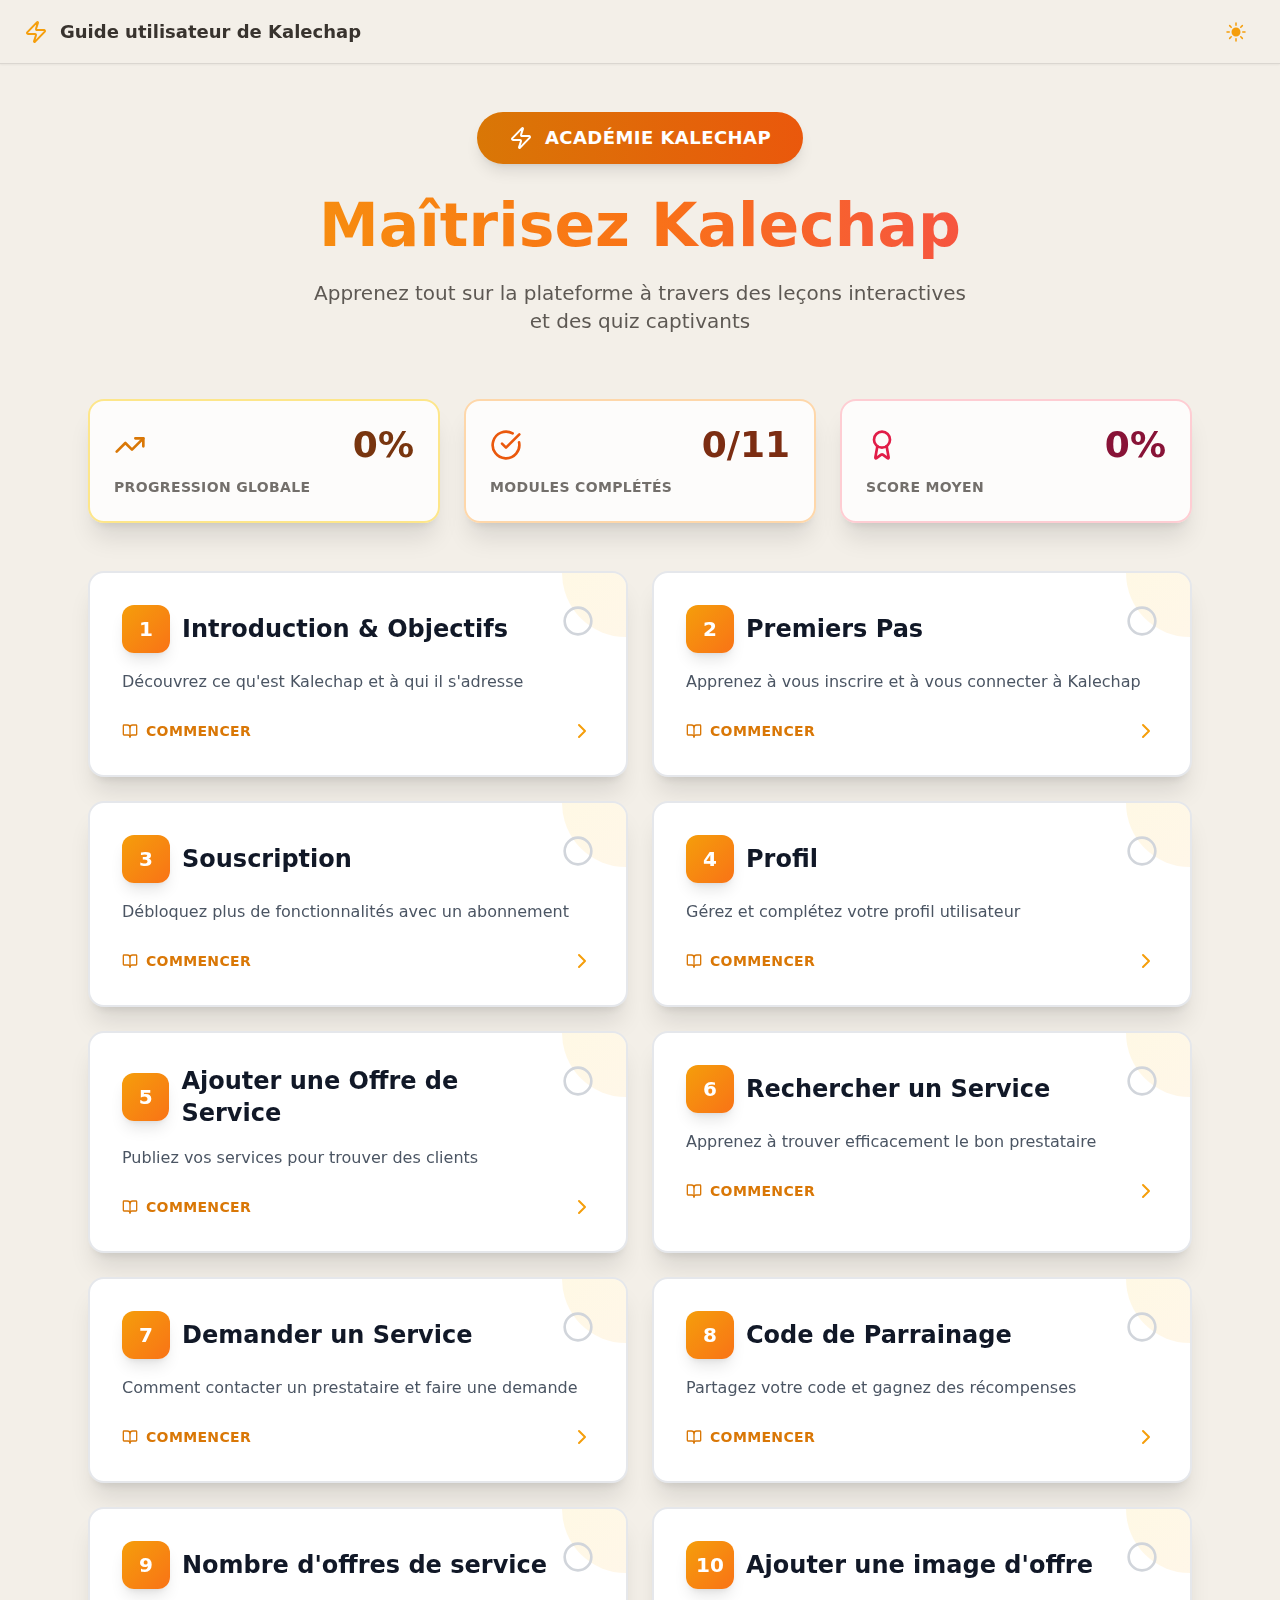
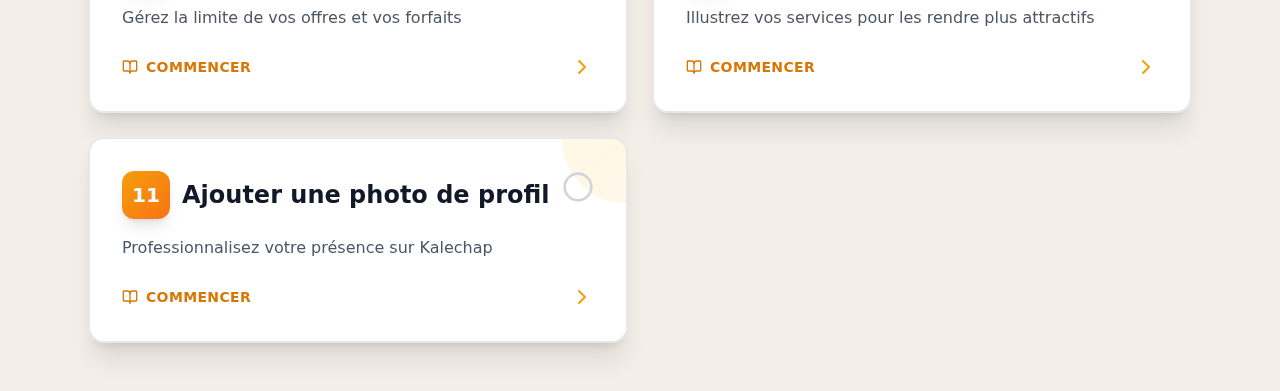
<file: learn/index.html>
<!doctype html>
<html lang="en">
  <head>
    <meta charset="UTF-8" />
    <link rel="icon" type="image/svg+xml" href="./assets/favicon-xMEOPlJ9.svg" />
    <meta name="viewport" content="width=device-width, initial-scale=1.0" />
    <title>Kalechap Learning App</title>
    <script type="module" crossorigin src="./assets/index-BWRj9YFU.js"></script>
    <link rel="stylesheet" crossorigin href="./assets/index-BLb57YGl.css">
  </head>
  <body>
    <div id="root"></div>
  </body>
</html>
</file>
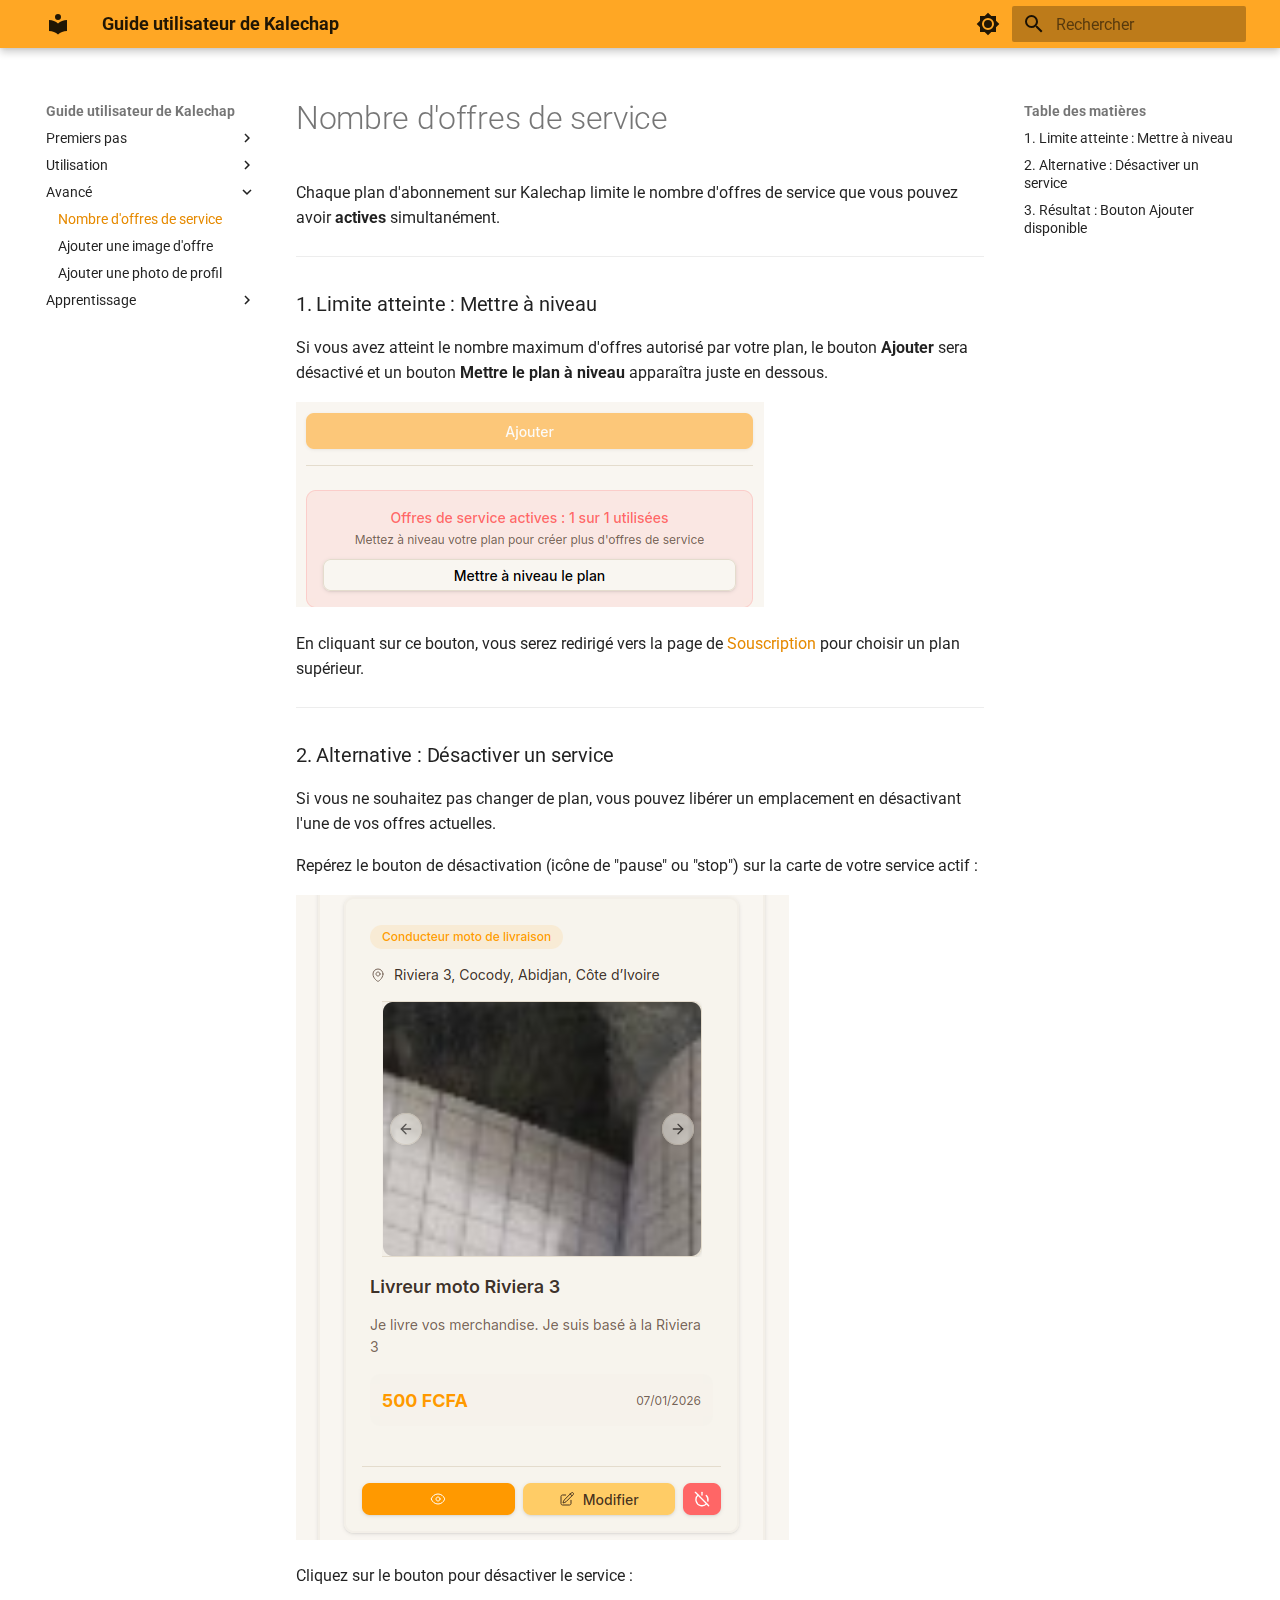
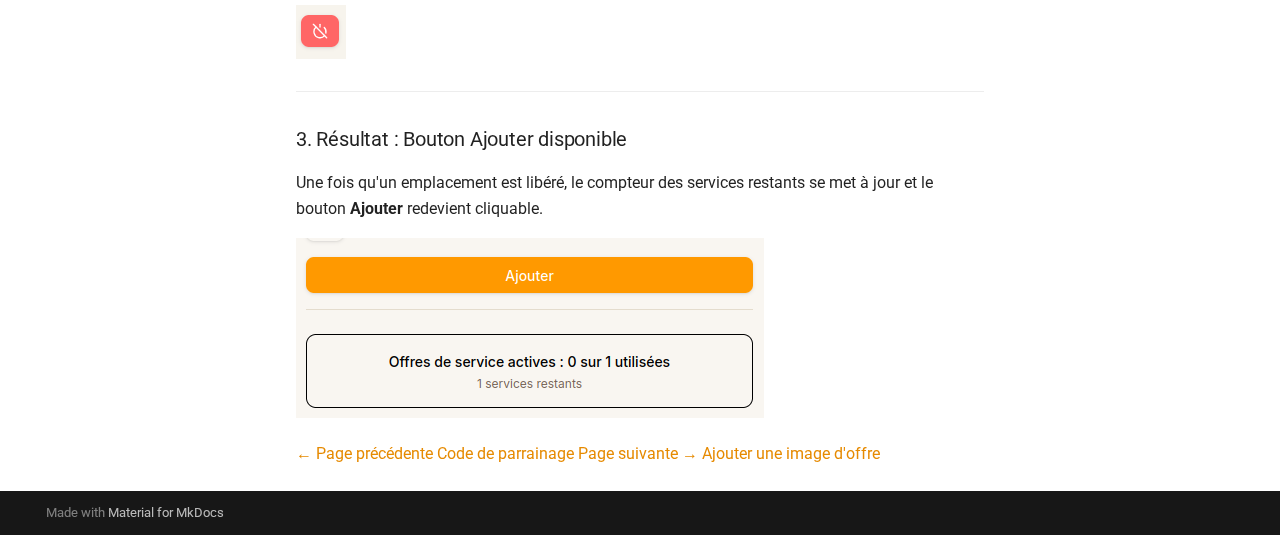
<file: nombre-offres-service/index.html>
<!doctype html>
<html lang="fr" class="no-js">
  <head>
    
      <meta charset="utf-8">
      <meta name="viewport" content="width=device-width,initial-scale=1">
      
      
      
      
        <link rel="prev" href="../code-parrainage/">
      
      
        <link rel="next" href="../ajouter-image-offre-service/">
      
      
        
      
      
      <link rel="icon" href="../assets/favicon.svg">
      <meta name="generator" content="mkdocs-1.6.1, mkdocs-material-9.7.1">
    
    
      
        <title>Nombre d'offres de service - Guide utilisateur de Kalechap</title>
      
    
    
      <link rel="stylesheet" href="../assets/stylesheets/main.484c7ddc.min.css">
      
        
        <link rel="stylesheet" href="../assets/stylesheets/palette.ab4e12ef.min.css">
      
      


    
    
      
    
    
      
        
        
        <link rel="preconnect" href="https://fonts.gstatic.com" crossorigin>
        <link rel="stylesheet" href="https://fonts.googleapis.com/css?family=Roboto:300,300i,400,400i,700,700i%7CRoboto+Mono:400,400i,700,700i&display=fallback">
        <style>:root{--md-text-font:"Roboto";--md-code-font:"Roboto Mono"}</style>
      
    
    
      <link rel="stylesheet" href="../stylesheets/extra.css">
    
    <script>__md_scope=new URL("..",location),__md_hash=e=>[...e].reduce(((e,_)=>(e<<5)-e+_.charCodeAt(0)),0),__md_get=(e,_=localStorage,t=__md_scope)=>JSON.parse(_.getItem(t.pathname+"."+e)),__md_set=(e,_,t=localStorage,a=__md_scope)=>{try{t.setItem(a.pathname+"."+e,JSON.stringify(_))}catch(e){}}</script>
    
      

    
    
  </head>
  
  
    
    
      
    
    
    
    
    <body dir="ltr" data-md-color-scheme="default" data-md-color-primary="orange" data-md-color-accent="pink">
  
    
    <input class="md-toggle" data-md-toggle="drawer" type="checkbox" id="__drawer" autocomplete="off">
    <input class="md-toggle" data-md-toggle="search" type="checkbox" id="__search" autocomplete="off">
    <label class="md-overlay" for="__drawer"></label>
    <div data-md-component="skip">
      
        
        <a href="#nombre-doffres-de-service" class="md-skip">
          Aller au contenu
        </a>
      
    </div>
    <div data-md-component="announce">
      
    </div>
    
    
      

  

<header class="md-header md-header--shadow" data-md-component="header">
  <nav class="md-header__inner md-grid" aria-label="En-tête">
    <a href=".." title="Guide utilisateur de Kalechap" class="md-header__button md-logo" aria-label="Guide utilisateur de Kalechap" data-md-component="logo">
      
  
  <svg xmlns="http://www.w3.org/2000/svg" viewBox="0 0 24 24"><path d="M12 8a3 3 0 0 0 3-3 3 3 0 0 0-3-3 3 3 0 0 0-3 3 3 3 0 0 0 3 3m0 3.54C9.64 9.35 6.5 8 3 8v11c3.5 0 6.64 1.35 9 3.54 2.36-2.19 5.5-3.54 9-3.54V8c-3.5 0-6.64 1.35-9 3.54"/></svg>

    </a>
    <label class="md-header__button md-icon" for="__drawer">
      
      <svg xmlns="http://www.w3.org/2000/svg" viewBox="0 0 24 24"><path d="M3 6h18v2H3zm0 5h18v2H3zm0 5h18v2H3z"/></svg>
    </label>
    <div class="md-header__title" data-md-component="header-title">
      <div class="md-header__ellipsis">
        <div class="md-header__topic">
          <span class="md-ellipsis">
            Guide utilisateur de Kalechap
          </span>
        </div>
        <div class="md-header__topic" data-md-component="header-topic">
          <span class="md-ellipsis">
            
              Nombre d'offres de service
            
          </span>
        </div>
      </div>
    </div>
    
      
        <form class="md-header__option" data-md-component="palette">
  
    
    
    
    <input class="md-option" data-md-color-media="(prefers-color-scheme: light)" data-md-color-scheme="default" data-md-color-primary="orange" data-md-color-accent="pink"  aria-label="Passer au mode sombre"  type="radio" name="__palette" id="__palette_0">
    
      <label class="md-header__button md-icon" title="Passer au mode sombre" for="__palette_1" hidden>
        <svg xmlns="http://www.w3.org/2000/svg" viewBox="0 0 24 24"><path d="M12 8a4 4 0 0 0-4 4 4 4 0 0 0 4 4 4 4 0 0 0 4-4 4 4 0 0 0-4-4m0 10a6 6 0 0 1-6-6 6 6 0 0 1 6-6 6 6 0 0 1 6 6 6 6 0 0 1-6 6m8-9.31V4h-4.69L12 .69 8.69 4H4v4.69L.69 12 4 15.31V20h4.69L12 23.31 15.31 20H20v-4.69L23.31 12z"/></svg>
      </label>
    
  
    
    
    
    <input class="md-option" data-md-color-media="(prefers-color-scheme: dark)" data-md-color-scheme="slate" data-md-color-primary="orange" data-md-color-accent="pink"  aria-label="Passer au mode clair"  type="radio" name="__palette" id="__palette_1">
    
      <label class="md-header__button md-icon" title="Passer au mode clair" for="__palette_0" hidden>
        <svg xmlns="http://www.w3.org/2000/svg" viewBox="0 0 24 24"><path d="M12 18c-.89 0-1.74-.2-2.5-.55C11.56 16.5 13 14.42 13 12s-1.44-4.5-3.5-5.45C10.26 6.2 11.11 6 12 6a6 6 0 0 1 6 6 6 6 0 0 1-6 6m8-9.31V4h-4.69L12 .69 8.69 4H4v4.69L.69 12 4 15.31V20h4.69L12 23.31 15.31 20H20v-4.69L23.31 12z"/></svg>
      </label>
    
  
</form>
      
    
    
      <script>var palette=__md_get("__palette");if(palette&&palette.color){if("(prefers-color-scheme)"===palette.color.media){var media=matchMedia("(prefers-color-scheme: light)"),input=document.querySelector(media.matches?"[data-md-color-media='(prefers-color-scheme: light)']":"[data-md-color-media='(prefers-color-scheme: dark)']");palette.color.media=input.getAttribute("data-md-color-media"),palette.color.scheme=input.getAttribute("data-md-color-scheme"),palette.color.primary=input.getAttribute("data-md-color-primary"),palette.color.accent=input.getAttribute("data-md-color-accent")}for(var[key,value]of Object.entries(palette.color))document.body.setAttribute("data-md-color-"+key,value)}</script>
    
    
    
      
      
        <label class="md-header__button md-icon" for="__search">
          
          <svg xmlns="http://www.w3.org/2000/svg" viewBox="0 0 24 24"><path d="M9.5 3A6.5 6.5 0 0 1 16 9.5c0 1.61-.59 3.09-1.56 4.23l.27.27h.79l5 5-1.5 1.5-5-5v-.79l-.27-.27A6.52 6.52 0 0 1 9.5 16 6.5 6.5 0 0 1 3 9.5 6.5 6.5 0 0 1 9.5 3m0 2C7 5 5 7 5 9.5S7 14 9.5 14 14 12 14 9.5 12 5 9.5 5"/></svg>
        </label>
        <div class="md-search" data-md-component="search" role="dialog">
  <label class="md-search__overlay" for="__search"></label>
  <div class="md-search__inner" role="search">
    <form class="md-search__form" name="search">
      <input type="text" class="md-search__input" name="query" aria-label="Rechercher" placeholder="Rechercher" autocapitalize="off" autocorrect="off" autocomplete="off" spellcheck="false" data-md-component="search-query" required>
      <label class="md-search__icon md-icon" for="__search">
        
        <svg xmlns="http://www.w3.org/2000/svg" viewBox="0 0 24 24"><path d="M9.5 3A6.5 6.5 0 0 1 16 9.5c0 1.61-.59 3.09-1.56 4.23l.27.27h.79l5 5-1.5 1.5-5-5v-.79l-.27-.27A6.52 6.52 0 0 1 9.5 16 6.5 6.5 0 0 1 3 9.5 6.5 6.5 0 0 1 9.5 3m0 2C7 5 5 7 5 9.5S7 14 9.5 14 14 12 14 9.5 12 5 9.5 5"/></svg>
        
        <svg xmlns="http://www.w3.org/2000/svg" viewBox="0 0 24 24"><path d="M20 11v2H8l5.5 5.5-1.42 1.42L4.16 12l7.92-7.92L13.5 5.5 8 11z"/></svg>
      </label>
      <nav class="md-search__options" aria-label="Recherche">
        
        <button type="reset" class="md-search__icon md-icon" title="Effacer" aria-label="Effacer" tabindex="-1">
          
          <svg xmlns="http://www.w3.org/2000/svg" viewBox="0 0 24 24"><path d="M19 6.41 17.59 5 12 10.59 6.41 5 5 6.41 10.59 12 5 17.59 6.41 19 12 13.41 17.59 19 19 17.59 13.41 12z"/></svg>
        </button>
      </nav>
      
    </form>
    <div class="md-search__output">
      <div class="md-search__scrollwrap" tabindex="0" data-md-scrollfix>
        <div class="md-search-result" data-md-component="search-result">
          <div class="md-search-result__meta">
            Initialisation de la recherche
          </div>
          <ol class="md-search-result__list" role="presentation"></ol>
        </div>
      </div>
    </div>
  </div>
</div>
      
    
    
  </nav>
  
</header>
    
    <div class="md-container" data-md-component="container">
      
      
        
          
        
      
      <main class="md-main" data-md-component="main">
        <div class="md-main__inner md-grid">
          
            
              
              <div class="md-sidebar md-sidebar--primary" data-md-component="sidebar" data-md-type="navigation" >
                <div class="md-sidebar__scrollwrap">
                  <div class="md-sidebar__inner">
                    



<nav class="md-nav md-nav--primary" aria-label="Navigation" data-md-level="0">
  <label class="md-nav__title" for="__drawer">
    <a href=".." title="Guide utilisateur de Kalechap" class="md-nav__button md-logo" aria-label="Guide utilisateur de Kalechap" data-md-component="logo">
      
  
  <svg xmlns="http://www.w3.org/2000/svg" viewBox="0 0 24 24"><path d="M12 8a3 3 0 0 0 3-3 3 3 0 0 0-3-3 3 3 0 0 0-3 3 3 3 0 0 0 3 3m0 3.54C9.64 9.35 6.5 8 3 8v11c3.5 0 6.64 1.35 9 3.54 2.36-2.19 5.5-3.54 9-3.54V8c-3.5 0-6.64 1.35-9 3.54"/></svg>

    </a>
    Guide utilisateur de Kalechap
  </label>
  
  <ul class="md-nav__list" data-md-scrollfix>
    
      
      
  
  
  
  
    
    
    
    
    
    <li class="md-nav__item md-nav__item--nested">
      
        
        
        <input class="md-nav__toggle md-toggle " type="checkbox" id="__nav_1" >
        
          
          <label class="md-nav__link" for="__nav_1" id="__nav_1_label" tabindex="0">
            
  
  
  <span class="md-ellipsis">
    
  
    Premiers pas
  

    
  </span>
  
  

            <span class="md-nav__icon md-icon"></span>
          </label>
        
        <nav class="md-nav" data-md-level="1" aria-labelledby="__nav_1_label" aria-expanded="false">
          <label class="md-nav__title" for="__nav_1">
            <span class="md-nav__icon md-icon"></span>
            
  
    Premiers pas
  

          </label>
          <ul class="md-nav__list" data-md-scrollfix>
            
              
                
  
  
  
  
    <li class="md-nav__item">
      <a href=".." class="md-nav__link">
        
  
  
  <span class="md-ellipsis">
    
  
    Accueil
  

    
  </span>
  
  

      </a>
    </li>
  

              
            
              
                
  
  
  
  
    <li class="md-nav__item">
      <a href="../inscription/" class="md-nav__link">
        
  
  
  <span class="md-ellipsis">
    
  
    Inscription
  

    
  </span>
  
  

      </a>
    </li>
  

              
            
              
                
  
  
  
  
    <li class="md-nav__item">
      <a href="../connexion/" class="md-nav__link">
        
  
  
  <span class="md-ellipsis">
    
  
    Connexion
  

    
  </span>
  
  

      </a>
    </li>
  

              
            
              
                
  
  
  
  
    <li class="md-nav__item">
      <a href="../subscription/" class="md-nav__link">
        
  
  
  <span class="md-ellipsis">
    
  
    Subscription
  

    
  </span>
  
  

      </a>
    </li>
  

              
            
              
                
  
  
  
  
    <li class="md-nav__item">
      <a href="../profil/" class="md-nav__link">
        
  
  
  <span class="md-ellipsis">
    
  
    Profil
  

    
  </span>
  
  

      </a>
    </li>
  

              
            
          </ul>
        </nav>
      
    </li>
  

    
      
      
  
  
  
  
    
    
    
    
    
    <li class="md-nav__item md-nav__item--nested">
      
        
        
        <input class="md-nav__toggle md-toggle " type="checkbox" id="__nav_2" >
        
          
          <label class="md-nav__link" for="__nav_2" id="__nav_2_label" tabindex="0">
            
  
  
  <span class="md-ellipsis">
    
  
    Utilisation
  

    
  </span>
  
  

            <span class="md-nav__icon md-icon"></span>
          </label>
        
        <nav class="md-nav" data-md-level="1" aria-labelledby="__nav_2_label" aria-expanded="false">
          <label class="md-nav__title" for="__nav_2">
            <span class="md-nav__icon md-icon"></span>
            
  
    Utilisation
  

          </label>
          <ul class="md-nav__list" data-md-scrollfix>
            
              
                
  
  
  
  
    <li class="md-nav__item">
      <a href="../ajouter-offre/" class="md-nav__link">
        
  
  
  <span class="md-ellipsis">
    
  
    Ajouter une offre de service
  

    
  </span>
  
  

      </a>
    </li>
  

              
            
              
                
  
  
  
  
    <li class="md-nav__item">
      <a href="../rechercher-service/" class="md-nav__link">
        
  
  
  <span class="md-ellipsis">
    
  
    Rechercher un service
  

    
  </span>
  
  

      </a>
    </li>
  

              
            
              
                
  
  
  
  
    <li class="md-nav__item">
      <a href="../service-request/" class="md-nav__link">
        
  
  
  <span class="md-ellipsis">
    
  
    Demander un service
  

    
  </span>
  
  

      </a>
    </li>
  

              
            
              
                
  
  
  
  
    <li class="md-nav__item">
      <a href="../code-parrainage/" class="md-nav__link">
        
  
  
  <span class="md-ellipsis">
    
  
    Code de parrainage
  

    
  </span>
  
  

      </a>
    </li>
  

              
            
          </ul>
        </nav>
      
    </li>
  

    
      
      
  
  
    
  
  
  
    
    
    
    
    
    <li class="md-nav__item md-nav__item--active md-nav__item--nested">
      
        
        
        <input class="md-nav__toggle md-toggle " type="checkbox" id="__nav_3" checked>
        
          
          <label class="md-nav__link" for="__nav_3" id="__nav_3_label" tabindex="0">
            
  
  
  <span class="md-ellipsis">
    
  
    Avancé
  

    
  </span>
  
  

            <span class="md-nav__icon md-icon"></span>
          </label>
        
        <nav class="md-nav" data-md-level="1" aria-labelledby="__nav_3_label" aria-expanded="true">
          <label class="md-nav__title" for="__nav_3">
            <span class="md-nav__icon md-icon"></span>
            
  
    Avancé
  

          </label>
          <ul class="md-nav__list" data-md-scrollfix>
            
              
                
  
  
    
  
  
  
    <li class="md-nav__item md-nav__item--active">
      
      <input class="md-nav__toggle md-toggle" type="checkbox" id="__toc">
      
      
        
      
      
        <label class="md-nav__link md-nav__link--active" for="__toc">
          
  
  
  <span class="md-ellipsis">
    
  
    Nombre d'offres de service
  

    
  </span>
  
  

          <span class="md-nav__icon md-icon"></span>
        </label>
      
      <a href="./" class="md-nav__link md-nav__link--active">
        
  
  
  <span class="md-ellipsis">
    
  
    Nombre d'offres de service
  

    
  </span>
  
  

      </a>
      
        

<nav class="md-nav md-nav--secondary" aria-label="Table des matières">
  
  
  
    
  
  
    <label class="md-nav__title" for="__toc">
      <span class="md-nav__icon md-icon"></span>
      Table des matières
    </label>
    <ul class="md-nav__list" data-md-component="toc" data-md-scrollfix>
      
        <li class="md-nav__item">
  <a href="#1-limite-atteinte-mettre-a-niveau" class="md-nav__link">
    <span class="md-ellipsis">
      
        1. Limite atteinte : Mettre à niveau
      
    </span>
  </a>
  
</li>
      
        <li class="md-nav__item">
  <a href="#2-alternative-desactiver-un-service" class="md-nav__link">
    <span class="md-ellipsis">
      
        2. Alternative : Désactiver un service
      
    </span>
  </a>
  
</li>
      
        <li class="md-nav__item">
  <a href="#3-resultat-bouton-ajouter-disponible" class="md-nav__link">
    <span class="md-ellipsis">
      
        3. Résultat : Bouton Ajouter disponible
      
    </span>
  </a>
  
</li>
      
    </ul>
  
</nav>
      
    </li>
  

              
            
              
                
  
  
  
  
    <li class="md-nav__item">
      <a href="../ajouter-image-offre-service/" class="md-nav__link">
        
  
  
  <span class="md-ellipsis">
    
  
    Ajouter une image d'offre
  

    
  </span>
  
  

      </a>
    </li>
  

              
            
              
                
  
  
  
  
    <li class="md-nav__item">
      <a href="../add-profile-picture/" class="md-nav__link">
        
  
  
  <span class="md-ellipsis">
    
  
    Ajouter une photo de profil
  

    
  </span>
  
  

      </a>
    </li>
  

              
            
          </ul>
        </nav>
      
    </li>
  

    
      
      
  
  
  
  
    
    
    
    
    
    <li class="md-nav__item md-nav__item--nested">
      
        
        
        <input class="md-nav__toggle md-toggle " type="checkbox" id="__nav_4" >
        
          
          <label class="md-nav__link" for="__nav_4" id="__nav_4_label" tabindex="0">
            
  
  
  <span class="md-ellipsis">
    
  
    Apprentissage
  

    
  </span>
  
  

            <span class="md-nav__icon md-icon"></span>
          </label>
        
        <nav class="md-nav" data-md-level="1" aria-labelledby="__nav_4_label" aria-expanded="false">
          <label class="md-nav__title" for="__nav_4">
            <span class="md-nav__icon md-icon"></span>
            
  
    Apprentissage
  

          </label>
          <ul class="md-nav__list" data-md-scrollfix>
            
              
                
  
  
  
  
    <li class="md-nav__item">
      <a href="../learn/" class="md-nav__link">
        
  
  
  <span class="md-ellipsis">
    
  
    Mode apprentissage
  

    
  </span>
  
  

      </a>
    </li>
  

              
            
          </ul>
        </nav>
      
    </li>
  

    
  </ul>
</nav>
                  </div>
                </div>
              </div>
            
            
              
              <div class="md-sidebar md-sidebar--secondary" data-md-component="sidebar" data-md-type="toc" >
                <div class="md-sidebar__scrollwrap">
                  <div class="md-sidebar__inner">
                    

<nav class="md-nav md-nav--secondary" aria-label="Table des matières">
  
  
  
    
  
  
    <label class="md-nav__title" for="__toc">
      <span class="md-nav__icon md-icon"></span>
      Table des matières
    </label>
    <ul class="md-nav__list" data-md-component="toc" data-md-scrollfix>
      
        <li class="md-nav__item">
  <a href="#1-limite-atteinte-mettre-a-niveau" class="md-nav__link">
    <span class="md-ellipsis">
      
        1. Limite atteinte : Mettre à niveau
      
    </span>
  </a>
  
</li>
      
        <li class="md-nav__item">
  <a href="#2-alternative-desactiver-un-service" class="md-nav__link">
    <span class="md-ellipsis">
      
        2. Alternative : Désactiver un service
      
    </span>
  </a>
  
</li>
      
        <li class="md-nav__item">
  <a href="#3-resultat-bouton-ajouter-disponible" class="md-nav__link">
    <span class="md-ellipsis">
      
        3. Résultat : Bouton Ajouter disponible
      
    </span>
  </a>
  
</li>
      
    </ul>
  
</nav>
                  </div>
                </div>
              </div>
            
          
          
            <div class="md-content" data-md-component="content">
              
              <article class="md-content__inner md-typeset">
                
                  



<h1 id="nombre-doffres-de-service">Nombre d'offres de service</h1>
<p>Chaque plan d'abonnement sur Kalechap limite le nombre d'offres de service que vous pouvez avoir <strong>actives</strong> simultanément.</p>
<hr />
<h3 id="1-limite-atteinte-mettre-a-niveau">1. Limite atteinte : Mettre à niveau</h3>
<p>Si vous avez atteint le nombre maximum d'offres autorisé par votre plan, le bouton <strong>Ajouter</strong> sera désactivé et un bouton <strong>Mettre le plan à niveau</strong> apparaîtra juste en dessous.</p>
<p><img alt="Bouton Mettre à niveau" src="../images/mettre_a_niveau.png" /></p>
<p>En cliquant sur ce bouton, vous serez redirigé vers la page de <a href="../subscription/">Souscription</a> pour choisir un plan supérieur.</p>
<hr />
<h3 id="2-alternative-desactiver-un-service">2. Alternative : Désactiver un service</h3>
<p>Si vous ne souhaitez pas changer de plan, vous pouvez libérer un emplacement en désactivant l'une de vos offres actuelles.</p>
<p>Repérez le bouton de désactivation (icône de "pause" ou "stop") sur la carte de votre service actif :</p>
<p><img alt="Carte de service actif" src="../images/active_service_offer_card.png" /></p>
<p>Cliquez sur le bouton pour désactiver le service :</p>
<p><img alt="Bouton désactiver" src="../images/disable_service.png" /></p>
<hr />
<h3 id="3-resultat-bouton-ajouter-disponible">3. Résultat : Bouton Ajouter disponible</h3>
<p>Une fois qu'un emplacement est libéré, le compteur des services restants se met à jour et le bouton <strong>Ajouter</strong> redevient cliquable.</p>
<p><img alt="Services restants et bouton ajouter" src="../images/services_restants.png" /></p>
<div class="page-nav">
  <a href="../code-parrainage/" class="page-nav-item page-nav-item--prev">
    <span class="page-nav-label">← Page précédente</span>
    <span class="page-nav-title">Code de parrainage</span>
  </a>
  <a href="../ajouter-image-offre-service/" class="page-nav-item page-nav-item--next">
    <span class="page-nav-label">Page suivante →</span>
    <span class="page-nav-title">Ajouter une image d'offre</span>
  </a>
</div>












                
              </article>
            </div>
          
          
<script>var target=document.getElementById(location.hash.slice(1));target&&target.name&&(target.checked=target.name.startsWith("__tabbed_"))</script>
        </div>
        
      </main>
      
        <footer class="md-footer">
  
  <div class="md-footer-meta md-typeset">
    <div class="md-footer-meta__inner md-grid">
      <div class="md-copyright">
  
  
    Made with
    <a href="https://squidfunk.github.io/mkdocs-material/" target="_blank" rel="noopener">
      Material for MkDocs
    </a>
  
</div>
      
    </div>
  </div>
</footer>
      
    </div>
    <div class="md-dialog" data-md-component="dialog">
      <div class="md-dialog__inner md-typeset"></div>
    </div>
    
    
    
      
      
      <script id="__config" type="application/json">{"annotate": null, "base": "..", "features": [], "search": "../assets/javascripts/workers/search.2c215733.min.js", "tags": null, "translations": {"clipboard.copied": "Copi\u00e9 dans le presse-papier", "clipboard.copy": "Copier dans le presse-papier", "search.result.more.one": "1 de plus sur cette page", "search.result.more.other": "# de plus sur cette page", "search.result.none": "Aucun document trouv\u00e9", "search.result.one": "1 document trouv\u00e9", "search.result.other": "# documents trouv\u00e9s", "search.result.placeholder": "Taper pour d\u00e9marrer la recherche", "search.result.term.missing": "Non trouv\u00e9", "select.version": "S\u00e9lectionner la version"}, "version": null}</script>
    
    
      <script src="../assets/javascripts/bundle.79ae519e.min.js"></script>
      
        <script src="../javascripts/extra.js"></script>
      
    
  </body>
</html>
</file>
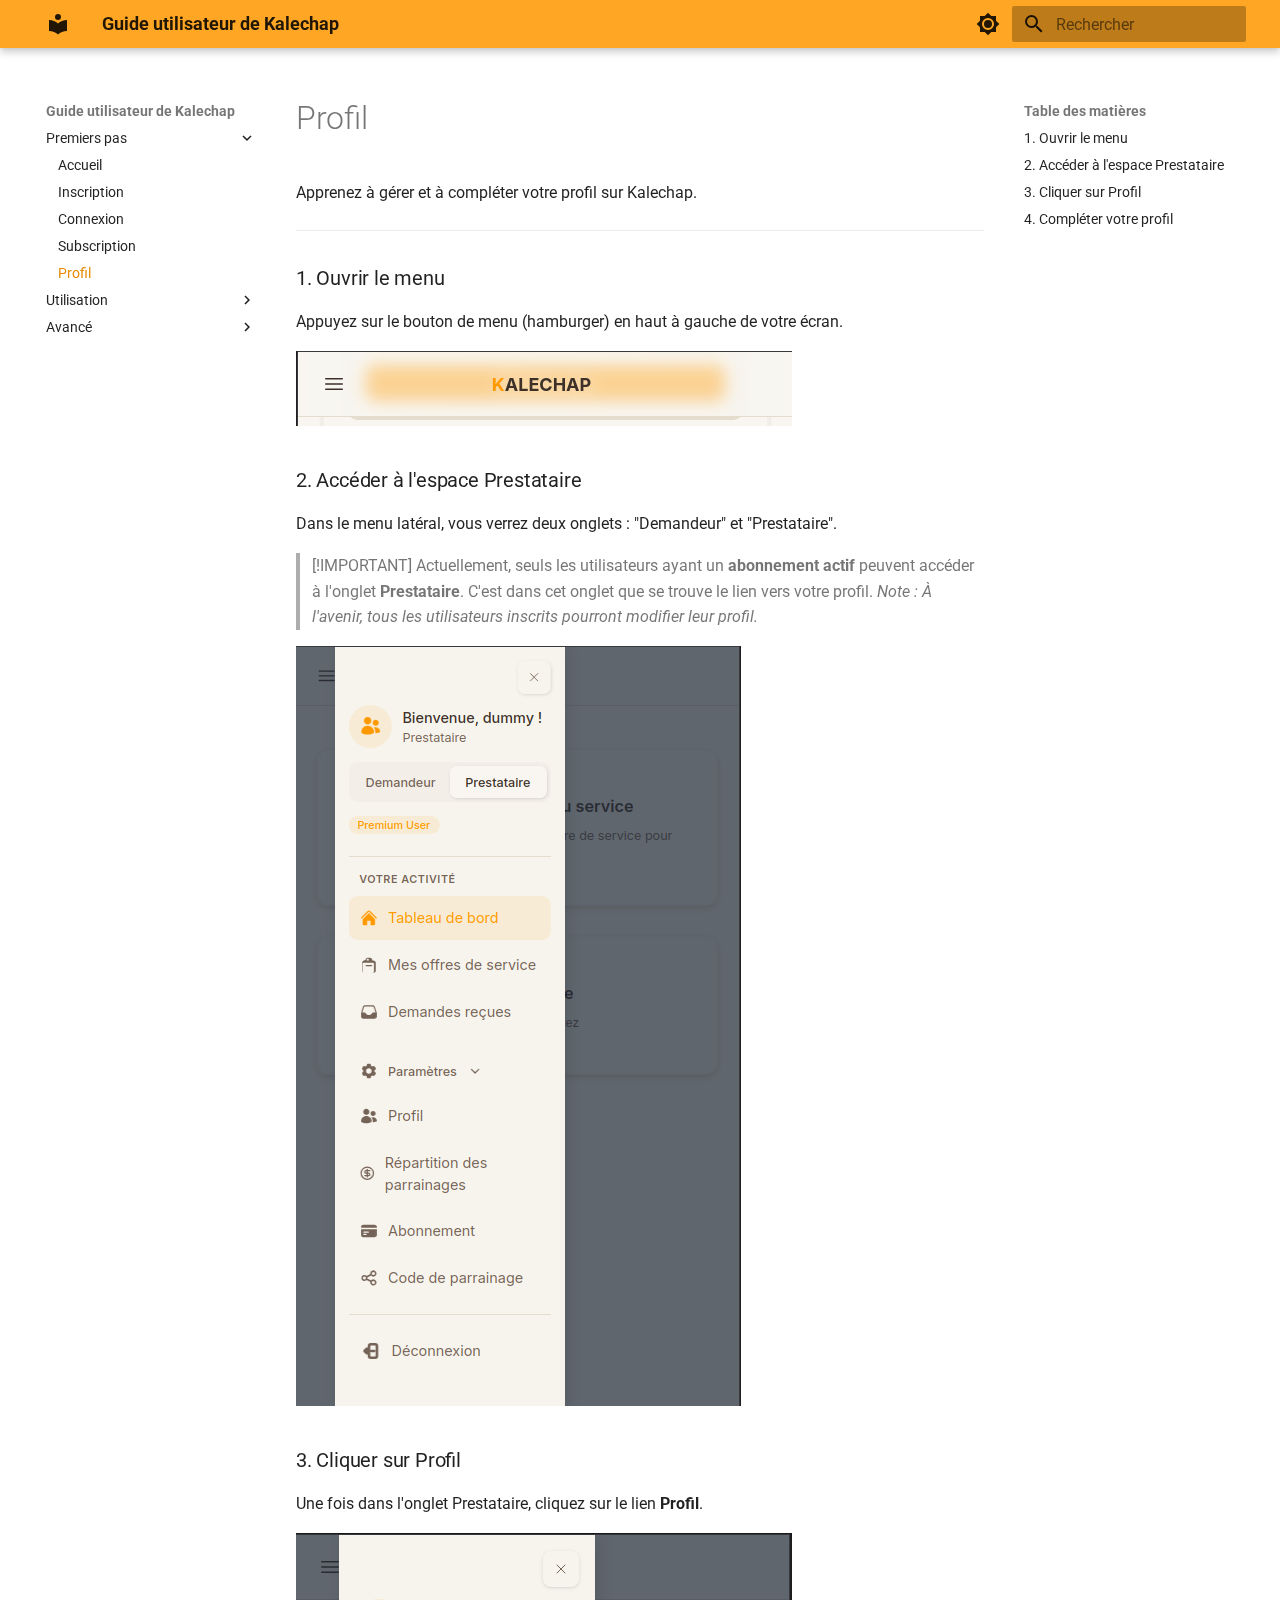
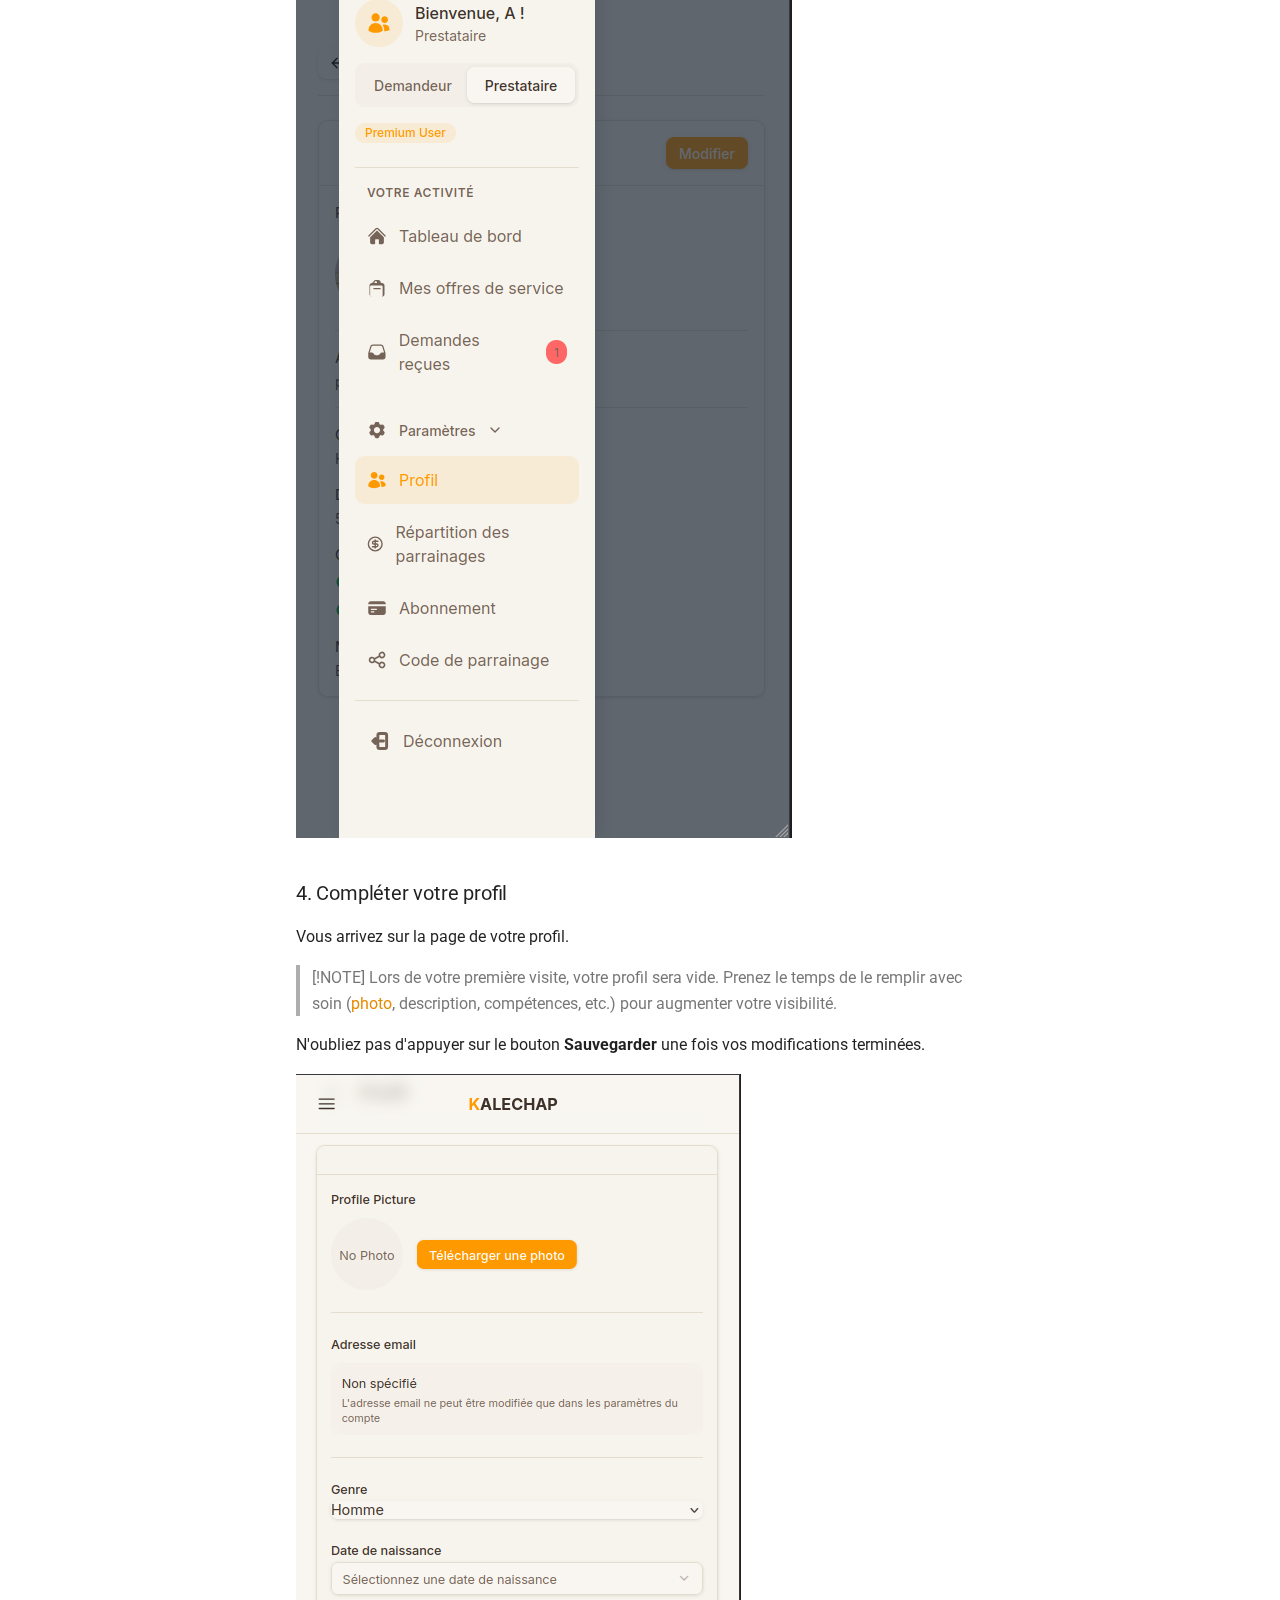
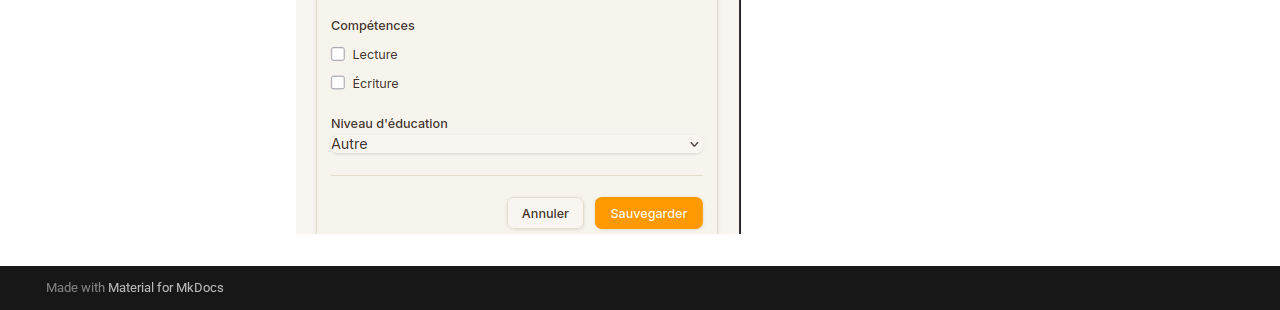
<file: profil/index.html>
<!doctype html>
<html lang="fr" class="no-js">
  <head>
    
      <meta charset="utf-8">
      <meta name="viewport" content="width=device-width,initial-scale=1">
      
      
      
      
        <link rel="prev" href="../subscription/">
      
      
        <link rel="next" href="../rechercher-service/">
      
      
        
      
      
      <link rel="icon" href="../assets/favicon.svg">
      <meta name="generator" content="mkdocs-1.6.1, mkdocs-material-9.7.1">
    
    
      
        <title>Profil - Guide utilisateur de Kalechap</title>
      
    
    
      <link rel="stylesheet" href="../assets/stylesheets/main.484c7ddc.min.css">
      
        
        <link rel="stylesheet" href="../assets/stylesheets/palette.ab4e12ef.min.css">
      
      


    
    
      
    
    
      
        
        
        <link rel="preconnect" href="https://fonts.gstatic.com" crossorigin>
        <link rel="stylesheet" href="https://fonts.googleapis.com/css?family=Roboto:300,300i,400,400i,700,700i%7CRoboto+Mono:400,400i,700,700i&display=fallback">
        <style>:root{--md-text-font:"Roboto";--md-code-font:"Roboto Mono"}</style>
      
    
    
      <link rel="stylesheet" href="../stylesheets/extra.css">
    
    <script>__md_scope=new URL("..",location),__md_hash=e=>[...e].reduce(((e,_)=>(e<<5)-e+_.charCodeAt(0)),0),__md_get=(e,_=localStorage,t=__md_scope)=>JSON.parse(_.getItem(t.pathname+"."+e)),__md_set=(e,_,t=localStorage,a=__md_scope)=>{try{t.setItem(a.pathname+"."+e,JSON.stringify(_))}catch(e){}}</script>
    
      

    
    
  </head>
  
  
    
    
      
    
    
    
    
    <body dir="ltr" data-md-color-scheme="default" data-md-color-primary="orange" data-md-color-accent="pink">
  
    
    <input class="md-toggle" data-md-toggle="drawer" type="checkbox" id="__drawer" autocomplete="off">
    <input class="md-toggle" data-md-toggle="search" type="checkbox" id="__search" autocomplete="off">
    <label class="md-overlay" for="__drawer"></label>
    <div data-md-component="skip">
      
        
        <a href="#profil" class="md-skip">
          Aller au contenu
        </a>
      
    </div>
    <div data-md-component="announce">
      
    </div>
    
    
      

  

<header class="md-header md-header--shadow" data-md-component="header">
  <nav class="md-header__inner md-grid" aria-label="En-tête">
    <a href=".." title="Guide utilisateur de Kalechap" class="md-header__button md-logo" aria-label="Guide utilisateur de Kalechap" data-md-component="logo">
      
  
  <svg xmlns="http://www.w3.org/2000/svg" viewBox="0 0 24 24"><path d="M12 8a3 3 0 0 0 3-3 3 3 0 0 0-3-3 3 3 0 0 0-3 3 3 3 0 0 0 3 3m0 3.54C9.64 9.35 6.5 8 3 8v11c3.5 0 6.64 1.35 9 3.54 2.36-2.19 5.5-3.54 9-3.54V8c-3.5 0-6.64 1.35-9 3.54"/></svg>

    </a>
    <label class="md-header__button md-icon" for="__drawer">
      
      <svg xmlns="http://www.w3.org/2000/svg" viewBox="0 0 24 24"><path d="M3 6h18v2H3zm0 5h18v2H3zm0 5h18v2H3z"/></svg>
    </label>
    <div class="md-header__title" data-md-component="header-title">
      <div class="md-header__ellipsis">
        <div class="md-header__topic">
          <span class="md-ellipsis">
            Guide utilisateur de Kalechap
          </span>
        </div>
        <div class="md-header__topic" data-md-component="header-topic">
          <span class="md-ellipsis">
            
              Profil
            
          </span>
        </div>
      </div>
    </div>
    
      
        <form class="md-header__option" data-md-component="palette">
  
    
    
    
    <input class="md-option" data-md-color-media="(prefers-color-scheme: light)" data-md-color-scheme="default" data-md-color-primary="orange" data-md-color-accent="pink"  aria-label="Passer au mode sombre"  type="radio" name="__palette" id="__palette_0">
    
      <label class="md-header__button md-icon" title="Passer au mode sombre" for="__palette_1" hidden>
        <svg xmlns="http://www.w3.org/2000/svg" viewBox="0 0 24 24"><path d="M12 8a4 4 0 0 0-4 4 4 4 0 0 0 4 4 4 4 0 0 0 4-4 4 4 0 0 0-4-4m0 10a6 6 0 0 1-6-6 6 6 0 0 1 6-6 6 6 0 0 1 6 6 6 6 0 0 1-6 6m8-9.31V4h-4.69L12 .69 8.69 4H4v4.69L.69 12 4 15.31V20h4.69L12 23.31 15.31 20H20v-4.69L23.31 12z"/></svg>
      </label>
    
  
    
    
    
    <input class="md-option" data-md-color-media="(prefers-color-scheme: dark)" data-md-color-scheme="slate" data-md-color-primary="orange" data-md-color-accent="pink"  aria-label="Passer au mode clair"  type="radio" name="__palette" id="__palette_1">
    
      <label class="md-header__button md-icon" title="Passer au mode clair" for="__palette_0" hidden>
        <svg xmlns="http://www.w3.org/2000/svg" viewBox="0 0 24 24"><path d="M12 18c-.89 0-1.74-.2-2.5-.55C11.56 16.5 13 14.42 13 12s-1.44-4.5-3.5-5.45C10.26 6.2 11.11 6 12 6a6 6 0 0 1 6 6 6 6 0 0 1-6 6m8-9.31V4h-4.69L12 .69 8.69 4H4v4.69L.69 12 4 15.31V20h4.69L12 23.31 15.31 20H20v-4.69L23.31 12z"/></svg>
      </label>
    
  
</form>
      
    
    
      <script>var palette=__md_get("__palette");if(palette&&palette.color){if("(prefers-color-scheme)"===palette.color.media){var media=matchMedia("(prefers-color-scheme: light)"),input=document.querySelector(media.matches?"[data-md-color-media='(prefers-color-scheme: light)']":"[data-md-color-media='(prefers-color-scheme: dark)']");palette.color.media=input.getAttribute("data-md-color-media"),palette.color.scheme=input.getAttribute("data-md-color-scheme"),palette.color.primary=input.getAttribute("data-md-color-primary"),palette.color.accent=input.getAttribute("data-md-color-accent")}for(var[key,value]of Object.entries(palette.color))document.body.setAttribute("data-md-color-"+key,value)}</script>
    
    
    
      
      
        <label class="md-header__button md-icon" for="__search">
          
          <svg xmlns="http://www.w3.org/2000/svg" viewBox="0 0 24 24"><path d="M9.5 3A6.5 6.5 0 0 1 16 9.5c0 1.61-.59 3.09-1.56 4.23l.27.27h.79l5 5-1.5 1.5-5-5v-.79l-.27-.27A6.52 6.52 0 0 1 9.5 16 6.5 6.5 0 0 1 3 9.5 6.5 6.5 0 0 1 9.5 3m0 2C7 5 5 7 5 9.5S7 14 9.5 14 14 12 14 9.5 12 5 9.5 5"/></svg>
        </label>
        <div class="md-search" data-md-component="search" role="dialog">
  <label class="md-search__overlay" for="__search"></label>
  <div class="md-search__inner" role="search">
    <form class="md-search__form" name="search">
      <input type="text" class="md-search__input" name="query" aria-label="Rechercher" placeholder="Rechercher" autocapitalize="off" autocorrect="off" autocomplete="off" spellcheck="false" data-md-component="search-query" required>
      <label class="md-search__icon md-icon" for="__search">
        
        <svg xmlns="http://www.w3.org/2000/svg" viewBox="0 0 24 24"><path d="M9.5 3A6.5 6.5 0 0 1 16 9.5c0 1.61-.59 3.09-1.56 4.23l.27.27h.79l5 5-1.5 1.5-5-5v-.79l-.27-.27A6.52 6.52 0 0 1 9.5 16 6.5 6.5 0 0 1 3 9.5 6.5 6.5 0 0 1 9.5 3m0 2C7 5 5 7 5 9.5S7 14 9.5 14 14 12 14 9.5 12 5 9.5 5"/></svg>
        
        <svg xmlns="http://www.w3.org/2000/svg" viewBox="0 0 24 24"><path d="M20 11v2H8l5.5 5.5-1.42 1.42L4.16 12l7.92-7.92L13.5 5.5 8 11z"/></svg>
      </label>
      <nav class="md-search__options" aria-label="Recherche">
        
        <button type="reset" class="md-search__icon md-icon" title="Effacer" aria-label="Effacer" tabindex="-1">
          
          <svg xmlns="http://www.w3.org/2000/svg" viewBox="0 0 24 24"><path d="M19 6.41 17.59 5 12 10.59 6.41 5 5 6.41 10.59 12 5 17.59 6.41 19 12 13.41 17.59 19 19 17.59 13.41 12z"/></svg>
        </button>
      </nav>
      
    </form>
    <div class="md-search__output">
      <div class="md-search__scrollwrap" tabindex="0" data-md-scrollfix>
        <div class="md-search-result" data-md-component="search-result">
          <div class="md-search-result__meta">
            Initialisation de la recherche
          </div>
          <ol class="md-search-result__list" role="presentation"></ol>
        </div>
      </div>
    </div>
  </div>
</div>
      
    
    
  </nav>
  
</header>
    
    <div class="md-container" data-md-component="container">
      
      
        
          
        
      
      <main class="md-main" data-md-component="main">
        <div class="md-main__inner md-grid">
          
            
              
              <div class="md-sidebar md-sidebar--primary" data-md-component="sidebar" data-md-type="navigation" >
                <div class="md-sidebar__scrollwrap">
                  <div class="md-sidebar__inner">
                    



<nav class="md-nav md-nav--primary" aria-label="Navigation" data-md-level="0">
  <label class="md-nav__title" for="__drawer">
    <a href=".." title="Guide utilisateur de Kalechap" class="md-nav__button md-logo" aria-label="Guide utilisateur de Kalechap" data-md-component="logo">
      
  
  <svg xmlns="http://www.w3.org/2000/svg" viewBox="0 0 24 24"><path d="M12 8a3 3 0 0 0 3-3 3 3 0 0 0-3-3 3 3 0 0 0-3 3 3 3 0 0 0 3 3m0 3.54C9.64 9.35 6.5 8 3 8v11c3.5 0 6.64 1.35 9 3.54 2.36-2.19 5.5-3.54 9-3.54V8c-3.5 0-6.64 1.35-9 3.54"/></svg>

    </a>
    Guide utilisateur de Kalechap
  </label>
  
  <ul class="md-nav__list" data-md-scrollfix>
    
      
      
  
  
    
  
  
  
    
    
    
    
    
    <li class="md-nav__item md-nav__item--active md-nav__item--nested">
      
        
        
        <input class="md-nav__toggle md-toggle " type="checkbox" id="__nav_1" checked>
        
          
          <label class="md-nav__link" for="__nav_1" id="__nav_1_label" tabindex="0">
            
  
  
  <span class="md-ellipsis">
    
  
    Premiers pas
  

    
  </span>
  
  

            <span class="md-nav__icon md-icon"></span>
          </label>
        
        <nav class="md-nav" data-md-level="1" aria-labelledby="__nav_1_label" aria-expanded="true">
          <label class="md-nav__title" for="__nav_1">
            <span class="md-nav__icon md-icon"></span>
            
  
    Premiers pas
  

          </label>
          <ul class="md-nav__list" data-md-scrollfix>
            
              
                
  
  
  
  
    <li class="md-nav__item">
      <a href=".." class="md-nav__link">
        
  
  
  <span class="md-ellipsis">
    
  
    Accueil
  

    
  </span>
  
  

      </a>
    </li>
  

              
            
              
                
  
  
  
  
    <li class="md-nav__item">
      <a href="../inscription/" class="md-nav__link">
        
  
  
  <span class="md-ellipsis">
    
  
    Inscription
  

    
  </span>
  
  

      </a>
    </li>
  

              
            
              
                
  
  
  
  
    <li class="md-nav__item">
      <a href="../connexion/" class="md-nav__link">
        
  
  
  <span class="md-ellipsis">
    
  
    Connexion
  

    
  </span>
  
  

      </a>
    </li>
  

              
            
              
                
  
  
  
  
    <li class="md-nav__item">
      <a href="../subscription/" class="md-nav__link">
        
  
  
  <span class="md-ellipsis">
    
  
    Subscription
  

    
  </span>
  
  

      </a>
    </li>
  

              
            
              
                
  
  
    
  
  
  
    <li class="md-nav__item md-nav__item--active">
      
      <input class="md-nav__toggle md-toggle" type="checkbox" id="__toc">
      
      
        
      
      
        <label class="md-nav__link md-nav__link--active" for="__toc">
          
  
  
  <span class="md-ellipsis">
    
  
    Profil
  

    
  </span>
  
  

          <span class="md-nav__icon md-icon"></span>
        </label>
      
      <a href="./" class="md-nav__link md-nav__link--active">
        
  
  
  <span class="md-ellipsis">
    
  
    Profil
  

    
  </span>
  
  

      </a>
      
        

<nav class="md-nav md-nav--secondary" aria-label="Table des matières">
  
  
  
    
  
  
    <label class="md-nav__title" for="__toc">
      <span class="md-nav__icon md-icon"></span>
      Table des matières
    </label>
    <ul class="md-nav__list" data-md-component="toc" data-md-scrollfix>
      
        <li class="md-nav__item">
  <a href="#1-ouvrir-le-menu" class="md-nav__link">
    <span class="md-ellipsis">
      
        1. Ouvrir le menu
      
    </span>
  </a>
  
</li>
      
        <li class="md-nav__item">
  <a href="#2-acceder-a-lespace-prestataire" class="md-nav__link">
    <span class="md-ellipsis">
      
        2. Accéder à l'espace Prestataire
      
    </span>
  </a>
  
</li>
      
        <li class="md-nav__item">
  <a href="#3-cliquer-sur-profil" class="md-nav__link">
    <span class="md-ellipsis">
      
        3. Cliquer sur Profil
      
    </span>
  </a>
  
</li>
      
        <li class="md-nav__item">
  <a href="#4-completer-votre-profil" class="md-nav__link">
    <span class="md-ellipsis">
      
        4. Compléter votre profil
      
    </span>
  </a>
  
</li>
      
    </ul>
  
</nav>
      
    </li>
  

              
            
          </ul>
        </nav>
      
    </li>
  

    
      
      
  
  
  
  
    
    
    
    
    
    <li class="md-nav__item md-nav__item--nested">
      
        
        
        <input class="md-nav__toggle md-toggle " type="checkbox" id="__nav_2" >
        
          
          <label class="md-nav__link" for="__nav_2" id="__nav_2_label" tabindex="0">
            
  
  
  <span class="md-ellipsis">
    
  
    Utilisation
  

    
  </span>
  
  

            <span class="md-nav__icon md-icon"></span>
          </label>
        
        <nav class="md-nav" data-md-level="1" aria-labelledby="__nav_2_label" aria-expanded="false">
          <label class="md-nav__title" for="__nav_2">
            <span class="md-nav__icon md-icon"></span>
            
  
    Utilisation
  

          </label>
          <ul class="md-nav__list" data-md-scrollfix>
            
              
                
  
  
  
  
    <li class="md-nav__item">
      <a href="../rechercher-service/" class="md-nav__link">
        
  
  
  <span class="md-ellipsis">
    
  
    Rechercher un service
  

    
  </span>
  
  

      </a>
    </li>
  

              
            
              
                
  
  
  
  
    <li class="md-nav__item">
      <a href="../ajouter-offre/" class="md-nav__link">
        
  
  
  <span class="md-ellipsis">
    
  
    Ajouter une offre de service
  

    
  </span>
  
  

      </a>
    </li>
  

              
            
              
                
  
  
  
  
    <li class="md-nav__item">
      <a href="../code-parrainage/" class="md-nav__link">
        
  
  
  <span class="md-ellipsis">
    
  
    Code de parrainage
  

    
  </span>
  
  

      </a>
    </li>
  

              
            
          </ul>
        </nav>
      
    </li>
  

    
      
      
  
  
  
  
    
    
    
    
    
    <li class="md-nav__item md-nav__item--nested">
      
        
        
        <input class="md-nav__toggle md-toggle " type="checkbox" id="__nav_3" >
        
          
          <label class="md-nav__link" for="__nav_3" id="__nav_3_label" tabindex="0">
            
  
  
  <span class="md-ellipsis">
    
  
    Avancé
  

    
  </span>
  
  

            <span class="md-nav__icon md-icon"></span>
          </label>
        
        <nav class="md-nav" data-md-level="1" aria-labelledby="__nav_3_label" aria-expanded="false">
          <label class="md-nav__title" for="__nav_3">
            <span class="md-nav__icon md-icon"></span>
            
  
    Avancé
  

          </label>
          <ul class="md-nav__list" data-md-scrollfix>
            
              
                
  
  
  
  
    <li class="md-nav__item">
      <a href="../nombre-offres-service/" class="md-nav__link">
        
  
  
  <span class="md-ellipsis">
    
  
    Nombre d'offres de service
  

    
  </span>
  
  

      </a>
    </li>
  

              
            
              
                
  
  
  
  
    <li class="md-nav__item">
      <a href="../ajouter-image-offre-service/" class="md-nav__link">
        
  
  
  <span class="md-ellipsis">
    
  
    Ajouter une image d'offre
  

    
  </span>
  
  

      </a>
    </li>
  

              
            
              
                
  
  
  
  
    <li class="md-nav__item">
      <a href="../add-profile-picture/" class="md-nav__link">
        
  
  
  <span class="md-ellipsis">
    
  
    Ajouter une photo de profil
  

    
  </span>
  
  

      </a>
    </li>
  

              
            
          </ul>
        </nav>
      
    </li>
  

    
  </ul>
</nav>
                  </div>
                </div>
              </div>
            
            
              
              <div class="md-sidebar md-sidebar--secondary" data-md-component="sidebar" data-md-type="toc" >
                <div class="md-sidebar__scrollwrap">
                  <div class="md-sidebar__inner">
                    

<nav class="md-nav md-nav--secondary" aria-label="Table des matières">
  
  
  
    
  
  
    <label class="md-nav__title" for="__toc">
      <span class="md-nav__icon md-icon"></span>
      Table des matières
    </label>
    <ul class="md-nav__list" data-md-component="toc" data-md-scrollfix>
      
        <li class="md-nav__item">
  <a href="#1-ouvrir-le-menu" class="md-nav__link">
    <span class="md-ellipsis">
      
        1. Ouvrir le menu
      
    </span>
  </a>
  
</li>
      
        <li class="md-nav__item">
  <a href="#2-acceder-a-lespace-prestataire" class="md-nav__link">
    <span class="md-ellipsis">
      
        2. Accéder à l'espace Prestataire
      
    </span>
  </a>
  
</li>
      
        <li class="md-nav__item">
  <a href="#3-cliquer-sur-profil" class="md-nav__link">
    <span class="md-ellipsis">
      
        3. Cliquer sur Profil
      
    </span>
  </a>
  
</li>
      
        <li class="md-nav__item">
  <a href="#4-completer-votre-profil" class="md-nav__link">
    <span class="md-ellipsis">
      
        4. Compléter votre profil
      
    </span>
  </a>
  
</li>
      
    </ul>
  
</nav>
                  </div>
                </div>
              </div>
            
          
          
            <div class="md-content" data-md-component="content">
              
              <article class="md-content__inner md-typeset">
                
                  



<h1 id="profil">Profil</h1>
<p>Apprenez à gérer et à compléter votre profil sur Kalechap.</p>
<hr />
<h3 id="1-ouvrir-le-menu">1. Ouvrir le menu</h3>
<p>Appuyez sur le bouton de menu (hamburger) en haut à gauche de votre écran.</p>
<p><img alt="Bouton menu" src="../images/hamburger.png" /></p>
<h3 id="2-acceder-a-lespace-prestataire">2. Accéder à l'espace Prestataire</h3>
<p>Dans le menu latéral, vous verrez deux onglets : "Demandeur" et "Prestataire".</p>
<blockquote>
<p>[!IMPORTANT]
Actuellement, seuls les utilisateurs ayant un <strong>abonnement actif</strong> peuvent accéder à l'onglet <strong>Prestataire</strong>. C'est dans cet onglet que se trouve le lien vers votre profil.
<em>Note : À l'avenir, tous les utilisateurs inscrits pourront modifier leur profil.</em></p>
</blockquote>
<p><img alt="Menu Prestataire" src="../images/menu_prestataire.png" /></p>
<h3 id="3-cliquer-sur-profil">3. Cliquer sur Profil</h3>
<p>Une fois dans l'onglet Prestataire, cliquez sur le lien <strong>Profil</strong>.</p>
<p><img alt="Lien Profil dans le menu" src="../images/menu_with_profile.png" /></p>
<h3 id="4-completer-votre-profil">4. Compléter votre profil</h3>
<p>Vous arrivez sur la page de votre profil.</p>
<blockquote>
<p>[!NOTE]
Lors de votre première visite, votre profil sera vide. Prenez le temps de le remplir avec soin (<a href="../add-profile-picture/">photo</a>, description, compétences, etc.) pour augmenter votre visibilité.</p>
</blockquote>
<p>N'oubliez pas d'appuyer sur le bouton <strong>Sauvegarder</strong> une fois vos modifications terminées.</p>
<p><img alt="Écran du profil" src="../images/profil.png" /></p>












                
              </article>
            </div>
          
          
<script>var target=document.getElementById(location.hash.slice(1));target&&target.name&&(target.checked=target.name.startsWith("__tabbed_"))</script>
        </div>
        
      </main>
      
        <footer class="md-footer">
  
  <div class="md-footer-meta md-typeset">
    <div class="md-footer-meta__inner md-grid">
      <div class="md-copyright">
  
  
    Made with
    <a href="https://squidfunk.github.io/mkdocs-material/" target="_blank" rel="noopener">
      Material for MkDocs
    </a>
  
</div>
      
    </div>
  </div>
</footer>
      
    </div>
    <div class="md-dialog" data-md-component="dialog">
      <div class="md-dialog__inner md-typeset"></div>
    </div>
    
    
    
      
      
      <script id="__config" type="application/json">{"annotate": null, "base": "..", "features": [], "search": "../assets/javascripts/workers/search.2c215733.min.js", "tags": null, "translations": {"clipboard.copied": "Copi\u00e9 dans le presse-papier", "clipboard.copy": "Copier dans le presse-papier", "search.result.more.one": "1 de plus sur cette page", "search.result.more.other": "# de plus sur cette page", "search.result.none": "Aucun document trouv\u00e9", "search.result.one": "1 document trouv\u00e9", "search.result.other": "# documents trouv\u00e9s", "search.result.placeholder": "Taper pour d\u00e9marrer la recherche", "search.result.term.missing": "Non trouv\u00e9", "select.version": "S\u00e9lectionner la version"}, "version": null}</script>
    
    
      <script src="../assets/javascripts/bundle.79ae519e.min.js"></script>
      
    
  </body>
</html>
</file>
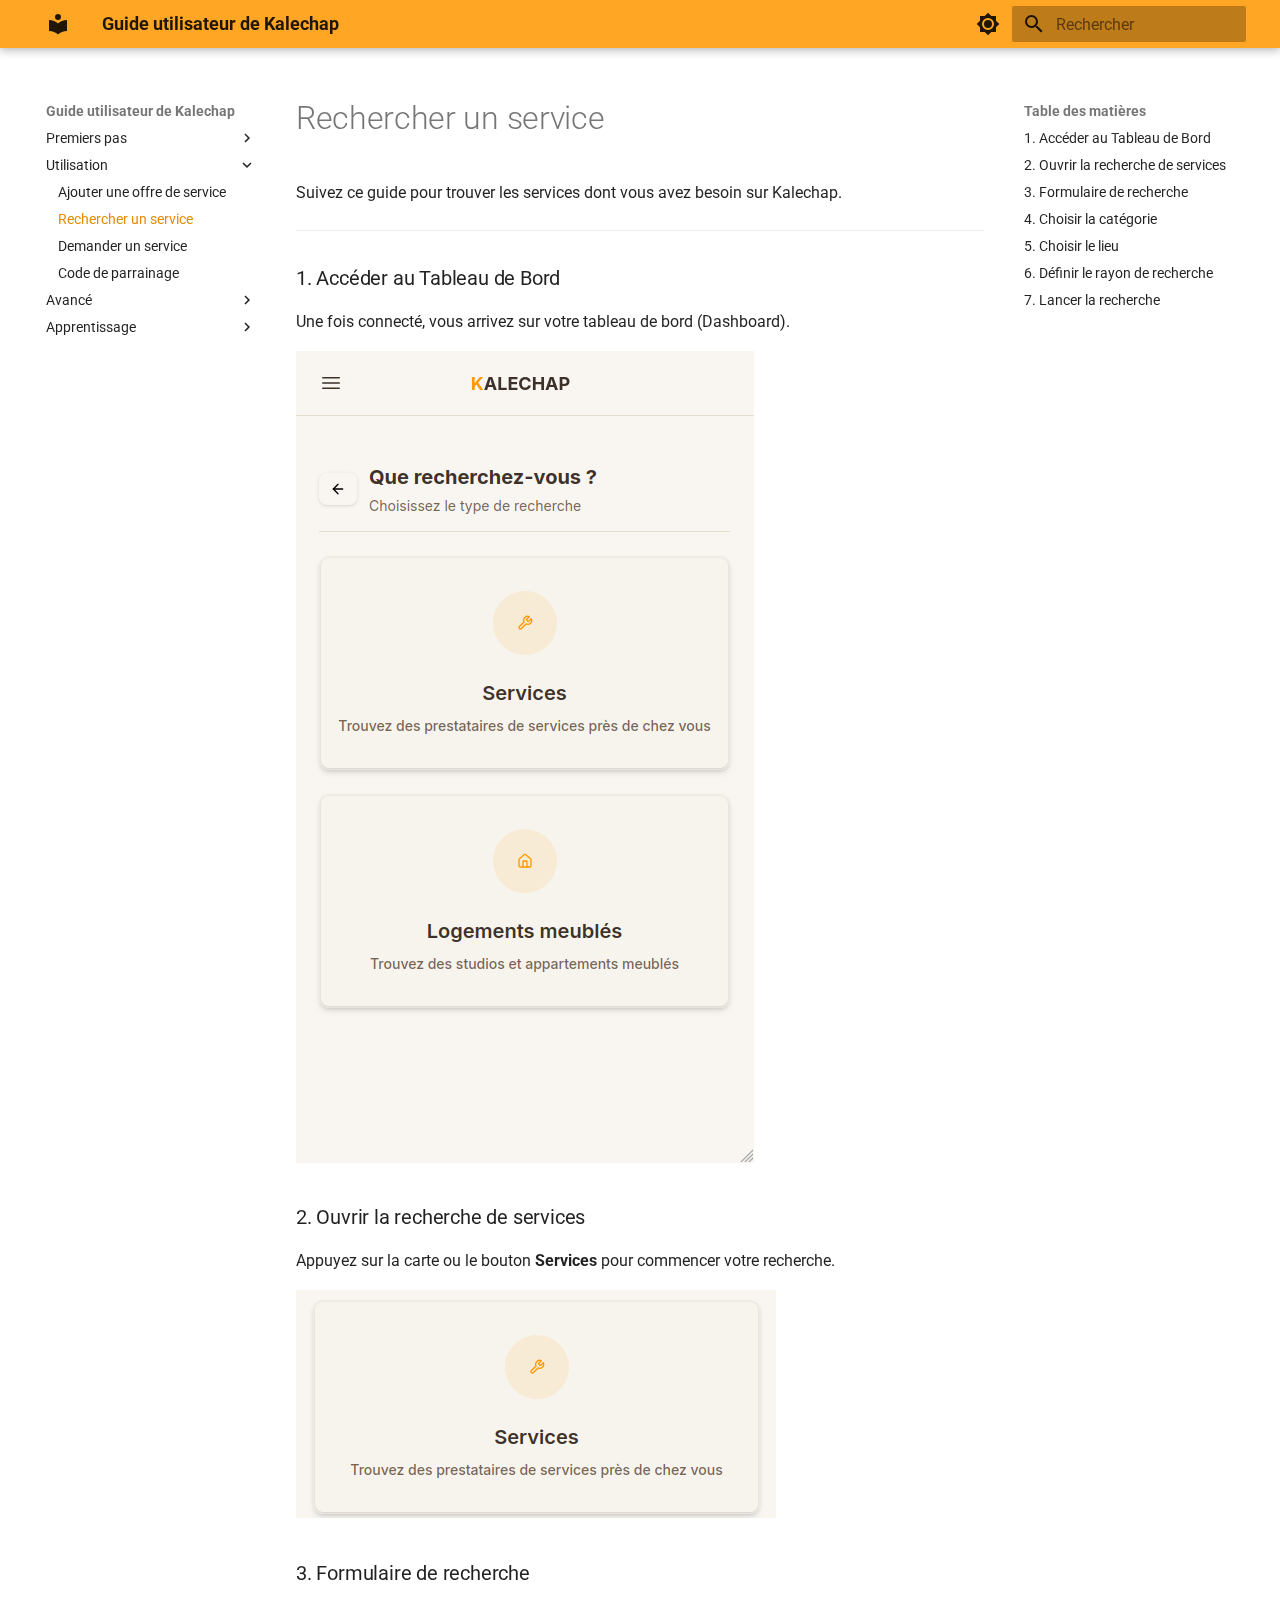
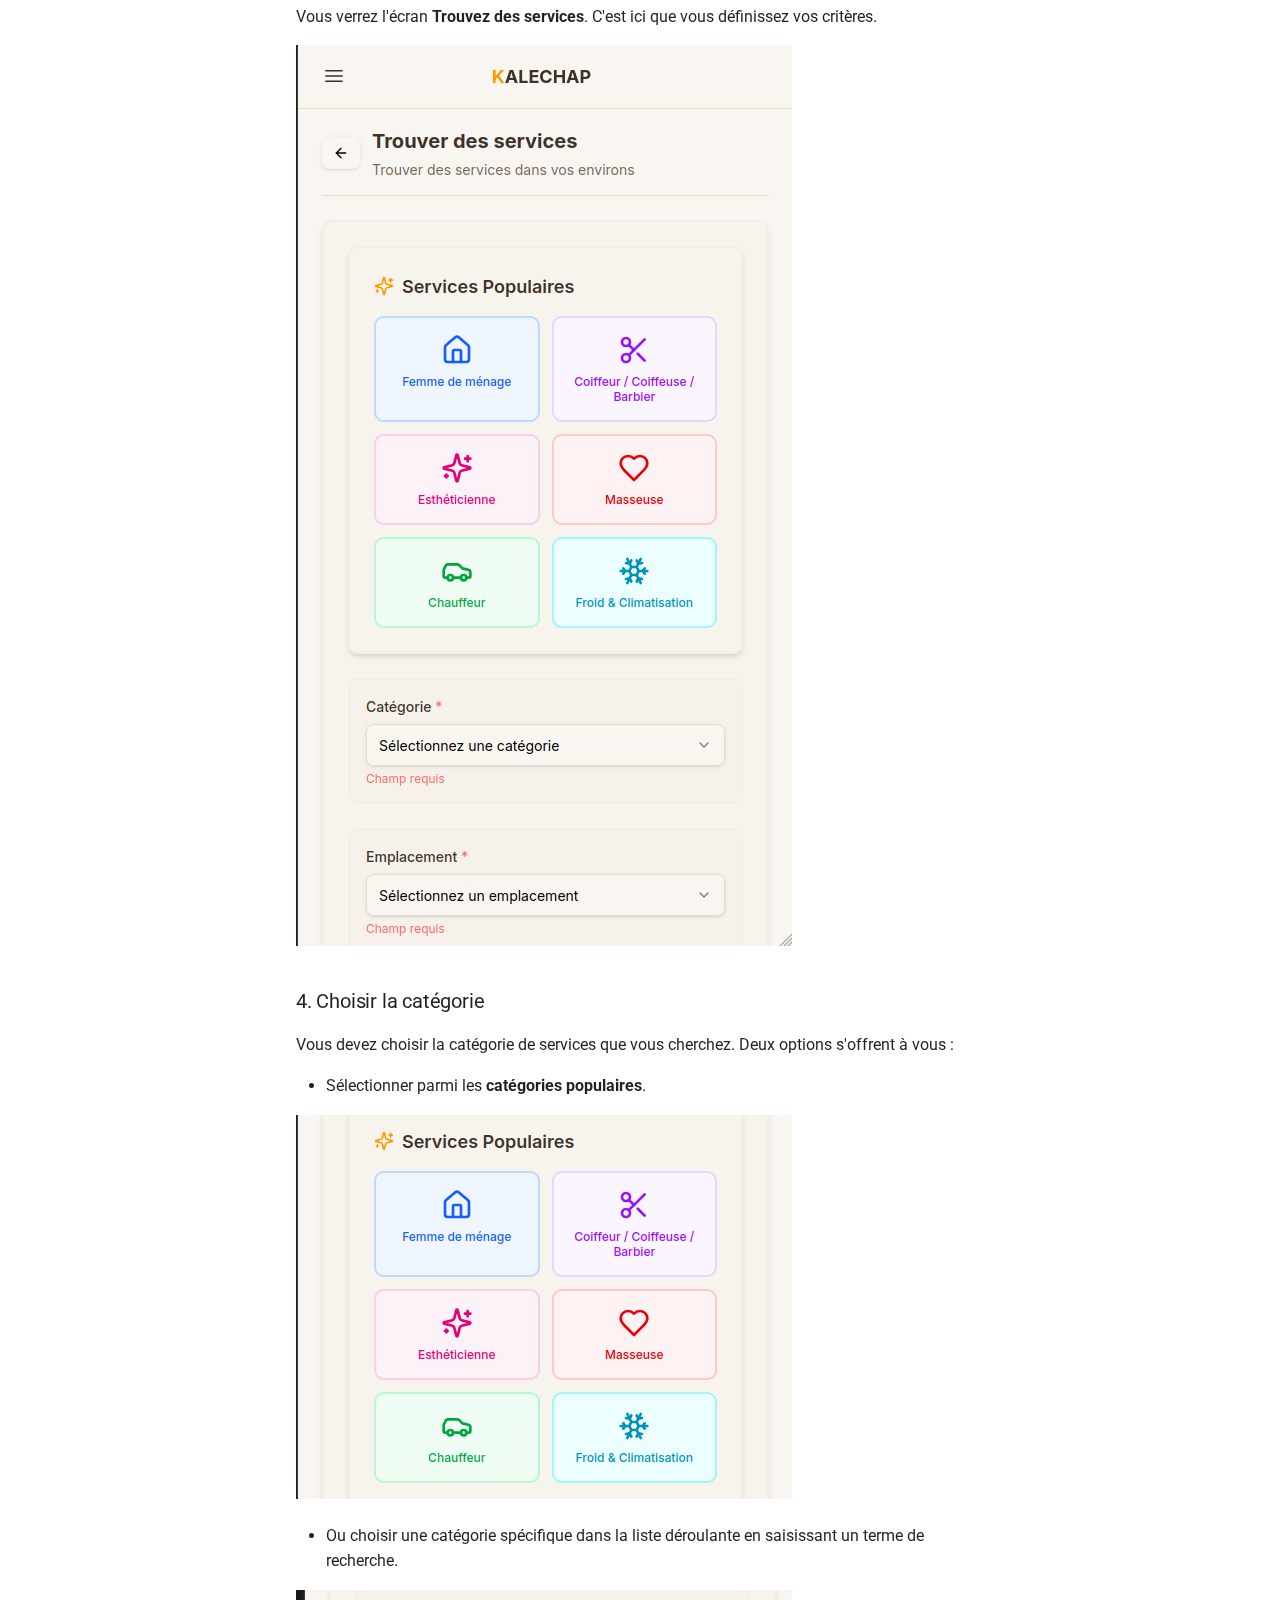
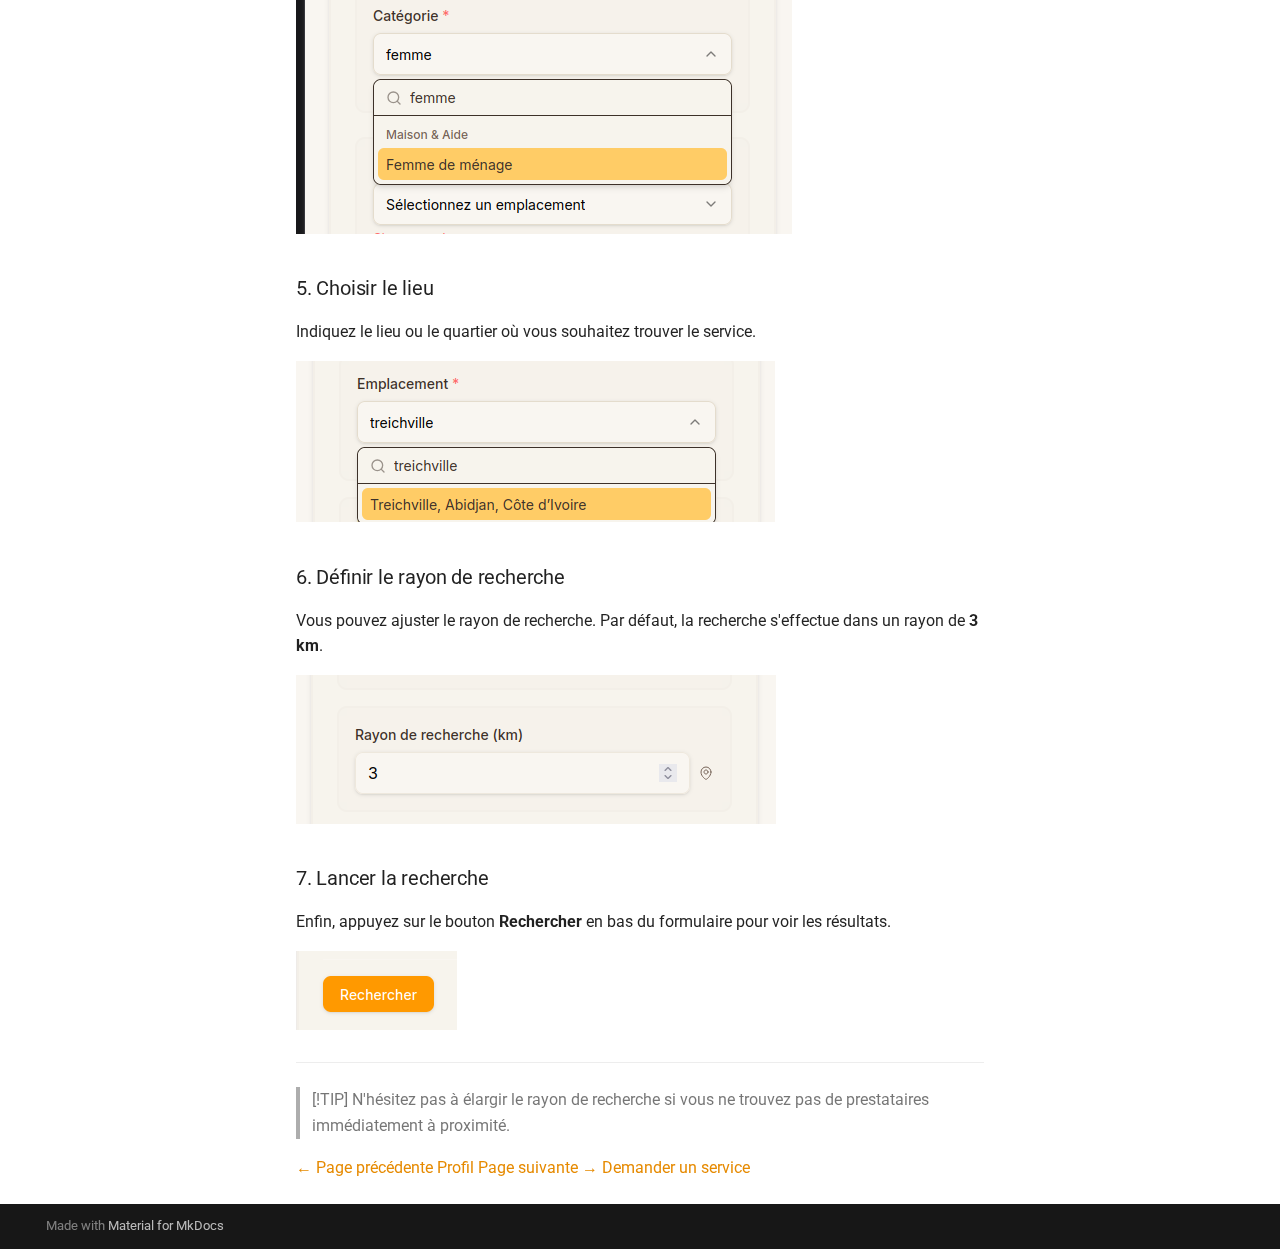
<file: rechercher-service/index.html>
<!doctype html>
<html lang="fr" class="no-js">
  <head>
    
      <meta charset="utf-8">
      <meta name="viewport" content="width=device-width,initial-scale=1">
      
      
      
      
        <link rel="prev" href="../ajouter-offre/">
      
      
        <link rel="next" href="../service-request/">
      
      
        
      
      
      <link rel="icon" href="../assets/favicon.svg">
      <meta name="generator" content="mkdocs-1.6.1, mkdocs-material-9.7.1">
    
    
      
        <title>Rechercher un service - Guide utilisateur de Kalechap</title>
      
    
    
      <link rel="stylesheet" href="../assets/stylesheets/main.484c7ddc.min.css">
      
        
        <link rel="stylesheet" href="../assets/stylesheets/palette.ab4e12ef.min.css">
      
      


    
    
      
    
    
      
        
        
        <link rel="preconnect" href="https://fonts.gstatic.com" crossorigin>
        <link rel="stylesheet" href="https://fonts.googleapis.com/css?family=Roboto:300,300i,400,400i,700,700i%7CRoboto+Mono:400,400i,700,700i&display=fallback">
        <style>:root{--md-text-font:"Roboto";--md-code-font:"Roboto Mono"}</style>
      
    
    
      <link rel="stylesheet" href="../stylesheets/extra.css">
    
    <script>__md_scope=new URL("..",location),__md_hash=e=>[...e].reduce(((e,_)=>(e<<5)-e+_.charCodeAt(0)),0),__md_get=(e,_=localStorage,t=__md_scope)=>JSON.parse(_.getItem(t.pathname+"."+e)),__md_set=(e,_,t=localStorage,a=__md_scope)=>{try{t.setItem(a.pathname+"."+e,JSON.stringify(_))}catch(e){}}</script>
    
      

    
    
  </head>
  
  
    
    
      
    
    
    
    
    <body dir="ltr" data-md-color-scheme="default" data-md-color-primary="orange" data-md-color-accent="pink">
  
    
    <input class="md-toggle" data-md-toggle="drawer" type="checkbox" id="__drawer" autocomplete="off">
    <input class="md-toggle" data-md-toggle="search" type="checkbox" id="__search" autocomplete="off">
    <label class="md-overlay" for="__drawer"></label>
    <div data-md-component="skip">
      
        
        <a href="#rechercher-un-service" class="md-skip">
          Aller au contenu
        </a>
      
    </div>
    <div data-md-component="announce">
      
    </div>
    
    
      

  

<header class="md-header md-header--shadow" data-md-component="header">
  <nav class="md-header__inner md-grid" aria-label="En-tête">
    <a href=".." title="Guide utilisateur de Kalechap" class="md-header__button md-logo" aria-label="Guide utilisateur de Kalechap" data-md-component="logo">
      
  
  <svg xmlns="http://www.w3.org/2000/svg" viewBox="0 0 24 24"><path d="M12 8a3 3 0 0 0 3-3 3 3 0 0 0-3-3 3 3 0 0 0-3 3 3 3 0 0 0 3 3m0 3.54C9.64 9.35 6.5 8 3 8v11c3.5 0 6.64 1.35 9 3.54 2.36-2.19 5.5-3.54 9-3.54V8c-3.5 0-6.64 1.35-9 3.54"/></svg>

    </a>
    <label class="md-header__button md-icon" for="__drawer">
      
      <svg xmlns="http://www.w3.org/2000/svg" viewBox="0 0 24 24"><path d="M3 6h18v2H3zm0 5h18v2H3zm0 5h18v2H3z"/></svg>
    </label>
    <div class="md-header__title" data-md-component="header-title">
      <div class="md-header__ellipsis">
        <div class="md-header__topic">
          <span class="md-ellipsis">
            Guide utilisateur de Kalechap
          </span>
        </div>
        <div class="md-header__topic" data-md-component="header-topic">
          <span class="md-ellipsis">
            
              Rechercher un service
            
          </span>
        </div>
      </div>
    </div>
    
      
        <form class="md-header__option" data-md-component="palette">
  
    
    
    
    <input class="md-option" data-md-color-media="(prefers-color-scheme: light)" data-md-color-scheme="default" data-md-color-primary="orange" data-md-color-accent="pink"  aria-label="Passer au mode sombre"  type="radio" name="__palette" id="__palette_0">
    
      <label class="md-header__button md-icon" title="Passer au mode sombre" for="__palette_1" hidden>
        <svg xmlns="http://www.w3.org/2000/svg" viewBox="0 0 24 24"><path d="M12 8a4 4 0 0 0-4 4 4 4 0 0 0 4 4 4 4 0 0 0 4-4 4 4 0 0 0-4-4m0 10a6 6 0 0 1-6-6 6 6 0 0 1 6-6 6 6 0 0 1 6 6 6 6 0 0 1-6 6m8-9.31V4h-4.69L12 .69 8.69 4H4v4.69L.69 12 4 15.31V20h4.69L12 23.31 15.31 20H20v-4.69L23.31 12z"/></svg>
      </label>
    
  
    
    
    
    <input class="md-option" data-md-color-media="(prefers-color-scheme: dark)" data-md-color-scheme="slate" data-md-color-primary="orange" data-md-color-accent="pink"  aria-label="Passer au mode clair"  type="radio" name="__palette" id="__palette_1">
    
      <label class="md-header__button md-icon" title="Passer au mode clair" for="__palette_0" hidden>
        <svg xmlns="http://www.w3.org/2000/svg" viewBox="0 0 24 24"><path d="M12 18c-.89 0-1.74-.2-2.5-.55C11.56 16.5 13 14.42 13 12s-1.44-4.5-3.5-5.45C10.26 6.2 11.11 6 12 6a6 6 0 0 1 6 6 6 6 0 0 1-6 6m8-9.31V4h-4.69L12 .69 8.69 4H4v4.69L.69 12 4 15.31V20h4.69L12 23.31 15.31 20H20v-4.69L23.31 12z"/></svg>
      </label>
    
  
</form>
      
    
    
      <script>var palette=__md_get("__palette");if(palette&&palette.color){if("(prefers-color-scheme)"===palette.color.media){var media=matchMedia("(prefers-color-scheme: light)"),input=document.querySelector(media.matches?"[data-md-color-media='(prefers-color-scheme: light)']":"[data-md-color-media='(prefers-color-scheme: dark)']");palette.color.media=input.getAttribute("data-md-color-media"),palette.color.scheme=input.getAttribute("data-md-color-scheme"),palette.color.primary=input.getAttribute("data-md-color-primary"),palette.color.accent=input.getAttribute("data-md-color-accent")}for(var[key,value]of Object.entries(palette.color))document.body.setAttribute("data-md-color-"+key,value)}</script>
    
    
    
      
      
        <label class="md-header__button md-icon" for="__search">
          
          <svg xmlns="http://www.w3.org/2000/svg" viewBox="0 0 24 24"><path d="M9.5 3A6.5 6.5 0 0 1 16 9.5c0 1.61-.59 3.09-1.56 4.23l.27.27h.79l5 5-1.5 1.5-5-5v-.79l-.27-.27A6.52 6.52 0 0 1 9.5 16 6.5 6.5 0 0 1 3 9.5 6.5 6.5 0 0 1 9.5 3m0 2C7 5 5 7 5 9.5S7 14 9.5 14 14 12 14 9.5 12 5 9.5 5"/></svg>
        </label>
        <div class="md-search" data-md-component="search" role="dialog">
  <label class="md-search__overlay" for="__search"></label>
  <div class="md-search__inner" role="search">
    <form class="md-search__form" name="search">
      <input type="text" class="md-search__input" name="query" aria-label="Rechercher" placeholder="Rechercher" autocapitalize="off" autocorrect="off" autocomplete="off" spellcheck="false" data-md-component="search-query" required>
      <label class="md-search__icon md-icon" for="__search">
        
        <svg xmlns="http://www.w3.org/2000/svg" viewBox="0 0 24 24"><path d="M9.5 3A6.5 6.5 0 0 1 16 9.5c0 1.61-.59 3.09-1.56 4.23l.27.27h.79l5 5-1.5 1.5-5-5v-.79l-.27-.27A6.52 6.52 0 0 1 9.5 16 6.5 6.5 0 0 1 3 9.5 6.5 6.5 0 0 1 9.5 3m0 2C7 5 5 7 5 9.5S7 14 9.5 14 14 12 14 9.5 12 5 9.5 5"/></svg>
        
        <svg xmlns="http://www.w3.org/2000/svg" viewBox="0 0 24 24"><path d="M20 11v2H8l5.5 5.5-1.42 1.42L4.16 12l7.92-7.92L13.5 5.5 8 11z"/></svg>
      </label>
      <nav class="md-search__options" aria-label="Recherche">
        
        <button type="reset" class="md-search__icon md-icon" title="Effacer" aria-label="Effacer" tabindex="-1">
          
          <svg xmlns="http://www.w3.org/2000/svg" viewBox="0 0 24 24"><path d="M19 6.41 17.59 5 12 10.59 6.41 5 5 6.41 10.59 12 5 17.59 6.41 19 12 13.41 17.59 19 19 17.59 13.41 12z"/></svg>
        </button>
      </nav>
      
    </form>
    <div class="md-search__output">
      <div class="md-search__scrollwrap" tabindex="0" data-md-scrollfix>
        <div class="md-search-result" data-md-component="search-result">
          <div class="md-search-result__meta">
            Initialisation de la recherche
          </div>
          <ol class="md-search-result__list" role="presentation"></ol>
        </div>
      </div>
    </div>
  </div>
</div>
      
    
    
  </nav>
  
</header>
    
    <div class="md-container" data-md-component="container">
      
      
        
          
        
      
      <main class="md-main" data-md-component="main">
        <div class="md-main__inner md-grid">
          
            
              
              <div class="md-sidebar md-sidebar--primary" data-md-component="sidebar" data-md-type="navigation" >
                <div class="md-sidebar__scrollwrap">
                  <div class="md-sidebar__inner">
                    



<nav class="md-nav md-nav--primary" aria-label="Navigation" data-md-level="0">
  <label class="md-nav__title" for="__drawer">
    <a href=".." title="Guide utilisateur de Kalechap" class="md-nav__button md-logo" aria-label="Guide utilisateur de Kalechap" data-md-component="logo">
      
  
  <svg xmlns="http://www.w3.org/2000/svg" viewBox="0 0 24 24"><path d="M12 8a3 3 0 0 0 3-3 3 3 0 0 0-3-3 3 3 0 0 0-3 3 3 3 0 0 0 3 3m0 3.54C9.64 9.35 6.5 8 3 8v11c3.5 0 6.64 1.35 9 3.54 2.36-2.19 5.5-3.54 9-3.54V8c-3.5 0-6.64 1.35-9 3.54"/></svg>

    </a>
    Guide utilisateur de Kalechap
  </label>
  
  <ul class="md-nav__list" data-md-scrollfix>
    
      
      
  
  
  
  
    
    
    
    
    
    <li class="md-nav__item md-nav__item--nested">
      
        
        
        <input class="md-nav__toggle md-toggle " type="checkbox" id="__nav_1" >
        
          
          <label class="md-nav__link" for="__nav_1" id="__nav_1_label" tabindex="0">
            
  
  
  <span class="md-ellipsis">
    
  
    Premiers pas
  

    
  </span>
  
  

            <span class="md-nav__icon md-icon"></span>
          </label>
        
        <nav class="md-nav" data-md-level="1" aria-labelledby="__nav_1_label" aria-expanded="false">
          <label class="md-nav__title" for="__nav_1">
            <span class="md-nav__icon md-icon"></span>
            
  
    Premiers pas
  

          </label>
          <ul class="md-nav__list" data-md-scrollfix>
            
              
                
  
  
  
  
    <li class="md-nav__item">
      <a href=".." class="md-nav__link">
        
  
  
  <span class="md-ellipsis">
    
  
    Accueil
  

    
  </span>
  
  

      </a>
    </li>
  

              
            
              
                
  
  
  
  
    <li class="md-nav__item">
      <a href="../inscription/" class="md-nav__link">
        
  
  
  <span class="md-ellipsis">
    
  
    Inscription
  

    
  </span>
  
  

      </a>
    </li>
  

              
            
              
                
  
  
  
  
    <li class="md-nav__item">
      <a href="../connexion/" class="md-nav__link">
        
  
  
  <span class="md-ellipsis">
    
  
    Connexion
  

    
  </span>
  
  

      </a>
    </li>
  

              
            
              
                
  
  
  
  
    <li class="md-nav__item">
      <a href="../subscription/" class="md-nav__link">
        
  
  
  <span class="md-ellipsis">
    
  
    Subscription
  

    
  </span>
  
  

      </a>
    </li>
  

              
            
              
                
  
  
  
  
    <li class="md-nav__item">
      <a href="../profil/" class="md-nav__link">
        
  
  
  <span class="md-ellipsis">
    
  
    Profil
  

    
  </span>
  
  

      </a>
    </li>
  

              
            
          </ul>
        </nav>
      
    </li>
  

    
      
      
  
  
    
  
  
  
    
    
    
    
    
    <li class="md-nav__item md-nav__item--active md-nav__item--nested">
      
        
        
        <input class="md-nav__toggle md-toggle " type="checkbox" id="__nav_2" checked>
        
          
          <label class="md-nav__link" for="__nav_2" id="__nav_2_label" tabindex="0">
            
  
  
  <span class="md-ellipsis">
    
  
    Utilisation
  

    
  </span>
  
  

            <span class="md-nav__icon md-icon"></span>
          </label>
        
        <nav class="md-nav" data-md-level="1" aria-labelledby="__nav_2_label" aria-expanded="true">
          <label class="md-nav__title" for="__nav_2">
            <span class="md-nav__icon md-icon"></span>
            
  
    Utilisation
  

          </label>
          <ul class="md-nav__list" data-md-scrollfix>
            
              
                
  
  
  
  
    <li class="md-nav__item">
      <a href="../ajouter-offre/" class="md-nav__link">
        
  
  
  <span class="md-ellipsis">
    
  
    Ajouter une offre de service
  

    
  </span>
  
  

      </a>
    </li>
  

              
            
              
                
  
  
    
  
  
  
    <li class="md-nav__item md-nav__item--active">
      
      <input class="md-nav__toggle md-toggle" type="checkbox" id="__toc">
      
      
        
      
      
        <label class="md-nav__link md-nav__link--active" for="__toc">
          
  
  
  <span class="md-ellipsis">
    
  
    Rechercher un service
  

    
  </span>
  
  

          <span class="md-nav__icon md-icon"></span>
        </label>
      
      <a href="./" class="md-nav__link md-nav__link--active">
        
  
  
  <span class="md-ellipsis">
    
  
    Rechercher un service
  

    
  </span>
  
  

      </a>
      
        

<nav class="md-nav md-nav--secondary" aria-label="Table des matières">
  
  
  
    
  
  
    <label class="md-nav__title" for="__toc">
      <span class="md-nav__icon md-icon"></span>
      Table des matières
    </label>
    <ul class="md-nav__list" data-md-component="toc" data-md-scrollfix>
      
        <li class="md-nav__item">
  <a href="#1-acceder-au-tableau-de-bord" class="md-nav__link">
    <span class="md-ellipsis">
      
        1. Accéder au Tableau de Bord
      
    </span>
  </a>
  
</li>
      
        <li class="md-nav__item">
  <a href="#2-ouvrir-la-recherche-de-services" class="md-nav__link">
    <span class="md-ellipsis">
      
        2. Ouvrir la recherche de services
      
    </span>
  </a>
  
</li>
      
        <li class="md-nav__item">
  <a href="#3-formulaire-de-recherche" class="md-nav__link">
    <span class="md-ellipsis">
      
        3. Formulaire de recherche
      
    </span>
  </a>
  
</li>
      
        <li class="md-nav__item">
  <a href="#4-choisir-la-categorie" class="md-nav__link">
    <span class="md-ellipsis">
      
        4. Choisir la catégorie
      
    </span>
  </a>
  
</li>
      
        <li class="md-nav__item">
  <a href="#5-choisir-le-lieu" class="md-nav__link">
    <span class="md-ellipsis">
      
        5. Choisir le lieu
      
    </span>
  </a>
  
</li>
      
        <li class="md-nav__item">
  <a href="#6-definir-le-rayon-de-recherche" class="md-nav__link">
    <span class="md-ellipsis">
      
        6. Définir le rayon de recherche
      
    </span>
  </a>
  
</li>
      
        <li class="md-nav__item">
  <a href="#7-lancer-la-recherche" class="md-nav__link">
    <span class="md-ellipsis">
      
        7. Lancer la recherche
      
    </span>
  </a>
  
</li>
      
    </ul>
  
</nav>
      
    </li>
  

              
            
              
                
  
  
  
  
    <li class="md-nav__item">
      <a href="../service-request/" class="md-nav__link">
        
  
  
  <span class="md-ellipsis">
    
  
    Demander un service
  

    
  </span>
  
  

      </a>
    </li>
  

              
            
              
                
  
  
  
  
    <li class="md-nav__item">
      <a href="../code-parrainage/" class="md-nav__link">
        
  
  
  <span class="md-ellipsis">
    
  
    Code de parrainage
  

    
  </span>
  
  

      </a>
    </li>
  

              
            
          </ul>
        </nav>
      
    </li>
  

    
      
      
  
  
  
  
    
    
    
    
    
    <li class="md-nav__item md-nav__item--nested">
      
        
        
        <input class="md-nav__toggle md-toggle " type="checkbox" id="__nav_3" >
        
          
          <label class="md-nav__link" for="__nav_3" id="__nav_3_label" tabindex="0">
            
  
  
  <span class="md-ellipsis">
    
  
    Avancé
  

    
  </span>
  
  

            <span class="md-nav__icon md-icon"></span>
          </label>
        
        <nav class="md-nav" data-md-level="1" aria-labelledby="__nav_3_label" aria-expanded="false">
          <label class="md-nav__title" for="__nav_3">
            <span class="md-nav__icon md-icon"></span>
            
  
    Avancé
  

          </label>
          <ul class="md-nav__list" data-md-scrollfix>
            
              
                
  
  
  
  
    <li class="md-nav__item">
      <a href="../nombre-offres-service/" class="md-nav__link">
        
  
  
  <span class="md-ellipsis">
    
  
    Nombre d'offres de service
  

    
  </span>
  
  

      </a>
    </li>
  

              
            
              
                
  
  
  
  
    <li class="md-nav__item">
      <a href="../ajouter-image-offre-service/" class="md-nav__link">
        
  
  
  <span class="md-ellipsis">
    
  
    Ajouter une image d'offre
  

    
  </span>
  
  

      </a>
    </li>
  

              
            
              
                
  
  
  
  
    <li class="md-nav__item">
      <a href="../add-profile-picture/" class="md-nav__link">
        
  
  
  <span class="md-ellipsis">
    
  
    Ajouter une photo de profil
  

    
  </span>
  
  

      </a>
    </li>
  

              
            
          </ul>
        </nav>
      
    </li>
  

    
      
      
  
  
  
  
    
    
    
    
    
    <li class="md-nav__item md-nav__item--nested">
      
        
        
        <input class="md-nav__toggle md-toggle " type="checkbox" id="__nav_4" >
        
          
          <label class="md-nav__link" for="__nav_4" id="__nav_4_label" tabindex="0">
            
  
  
  <span class="md-ellipsis">
    
  
    Apprentissage
  

    
  </span>
  
  

            <span class="md-nav__icon md-icon"></span>
          </label>
        
        <nav class="md-nav" data-md-level="1" aria-labelledby="__nav_4_label" aria-expanded="false">
          <label class="md-nav__title" for="__nav_4">
            <span class="md-nav__icon md-icon"></span>
            
  
    Apprentissage
  

          </label>
          <ul class="md-nav__list" data-md-scrollfix>
            
              
                
  
  
  
  
    <li class="md-nav__item">
      <a href="../learn/" class="md-nav__link">
        
  
  
  <span class="md-ellipsis">
    
  
    Mode apprentissage
  

    
  </span>
  
  

      </a>
    </li>
  

              
            
          </ul>
        </nav>
      
    </li>
  

    
  </ul>
</nav>
                  </div>
                </div>
              </div>
            
            
              
              <div class="md-sidebar md-sidebar--secondary" data-md-component="sidebar" data-md-type="toc" >
                <div class="md-sidebar__scrollwrap">
                  <div class="md-sidebar__inner">
                    

<nav class="md-nav md-nav--secondary" aria-label="Table des matières">
  
  
  
    
  
  
    <label class="md-nav__title" for="__toc">
      <span class="md-nav__icon md-icon"></span>
      Table des matières
    </label>
    <ul class="md-nav__list" data-md-component="toc" data-md-scrollfix>
      
        <li class="md-nav__item">
  <a href="#1-acceder-au-tableau-de-bord" class="md-nav__link">
    <span class="md-ellipsis">
      
        1. Accéder au Tableau de Bord
      
    </span>
  </a>
  
</li>
      
        <li class="md-nav__item">
  <a href="#2-ouvrir-la-recherche-de-services" class="md-nav__link">
    <span class="md-ellipsis">
      
        2. Ouvrir la recherche de services
      
    </span>
  </a>
  
</li>
      
        <li class="md-nav__item">
  <a href="#3-formulaire-de-recherche" class="md-nav__link">
    <span class="md-ellipsis">
      
        3. Formulaire de recherche
      
    </span>
  </a>
  
</li>
      
        <li class="md-nav__item">
  <a href="#4-choisir-la-categorie" class="md-nav__link">
    <span class="md-ellipsis">
      
        4. Choisir la catégorie
      
    </span>
  </a>
  
</li>
      
        <li class="md-nav__item">
  <a href="#5-choisir-le-lieu" class="md-nav__link">
    <span class="md-ellipsis">
      
        5. Choisir le lieu
      
    </span>
  </a>
  
</li>
      
        <li class="md-nav__item">
  <a href="#6-definir-le-rayon-de-recherche" class="md-nav__link">
    <span class="md-ellipsis">
      
        6. Définir le rayon de recherche
      
    </span>
  </a>
  
</li>
      
        <li class="md-nav__item">
  <a href="#7-lancer-la-recherche" class="md-nav__link">
    <span class="md-ellipsis">
      
        7. Lancer la recherche
      
    </span>
  </a>
  
</li>
      
    </ul>
  
</nav>
                  </div>
                </div>
              </div>
            
          
          
            <div class="md-content" data-md-component="content">
              
              <article class="md-content__inner md-typeset">
                
                  



<h1 id="rechercher-un-service">Rechercher un service</h1>
<p>Suivez ce guide pour trouver les services dont vous avez besoin sur Kalechap.</p>
<hr />
<h3 id="1-acceder-au-tableau-de-bord">1. Accéder au Tableau de Bord</h3>
<p>Une fois connecté, vous arrivez sur votre tableau de bord (Dashboard).</p>
<p><img alt="Tableau de bord après connexion" src="../images/dashboard_after_login.png" /></p>
<h3 id="2-ouvrir-la-recherche-de-services">2. Ouvrir la recherche de services</h3>
<p>Appuyez sur la carte ou le bouton <strong>Services</strong> pour commencer votre recherche.</p>
<p><img alt="Bouton Services" src="../images/Service_carte.png" /></p>
<h3 id="3-formulaire-de-recherche">3. Formulaire de recherche</h3>
<p>Vous verrez l'écran <strong>Trouvez des services</strong>. C'est ici que vous définissez vos critères.</p>
<p><img alt="Formulaire de recherche" src="../images/service_search_form.png" /></p>
<h3 id="4-choisir-la-categorie">4. Choisir la catégorie</h3>
<p>Vous devez choisir la catégorie de services que vous cherchez. Deux options s'offrent à vous :</p>
<ul>
<li>Sélectionner parmi les <strong>catégories populaires</strong>.</li>
</ul>
<p><img alt="Catégories populaires" src="../images/categories_populaires.png" /></p>
<ul>
<li>Ou choisir une catégorie spécifique dans la liste déroulante en saisissant un terme de recherche.</li>
</ul>
<p><img alt="Sélectionner une catégorie" src="../images/selectioner_categorie.png" /></p>
<h3 id="5-choisir-le-lieu">5. Choisir le lieu</h3>
<p>Indiquez le lieu ou le quartier où vous souhaitez trouver le service.</p>
<p><img alt="Emplacement" src="../images/emplacement.png" /></p>
<h3 id="6-definir-le-rayon-de-recherche">6. Définir le rayon de recherche</h3>
<p>Vous pouvez ajuster le rayon de recherche. Par défaut, la recherche s'effectue dans un rayon de <strong>3 km</strong>.</p>
<p><img alt="Rayon de recherche" src="../images/rayon.png" /></p>
<h3 id="7-lancer-la-recherche">7. Lancer la recherche</h3>
<p>Enfin, appuyez sur le bouton <strong>Rechercher</strong> en bas du formulaire pour voir les résultats.</p>
<p><img alt="Bouton Rechercher" src="../images/Rechercher_button.png" /></p>
<hr />
<blockquote>
<p>[!TIP]
N'hésitez pas à élargir le rayon de recherche si vous ne trouvez pas de prestataires immédiatement à proximité.</p>
</blockquote>
<div class="page-nav">
  <a href="../profil/" class="page-nav-item page-nav-item--prev">
    <span class="page-nav-label">← Page précédente</span>
    <span class="page-nav-title">Profil</span>
  </a>
  <a href="../service-request/" class="page-nav-item page-nav-item--next">
    <span class="page-nav-label">Page suivante →</span>
    <span class="page-nav-title">Demander un service</span>
  </a>
</div>












                
              </article>
            </div>
          
          
<script>var target=document.getElementById(location.hash.slice(1));target&&target.name&&(target.checked=target.name.startsWith("__tabbed_"))</script>
        </div>
        
      </main>
      
        <footer class="md-footer">
  
  <div class="md-footer-meta md-typeset">
    <div class="md-footer-meta__inner md-grid">
      <div class="md-copyright">
  
  
    Made with
    <a href="https://squidfunk.github.io/mkdocs-material/" target="_blank" rel="noopener">
      Material for MkDocs
    </a>
  
</div>
      
    </div>
  </div>
</footer>
      
    </div>
    <div class="md-dialog" data-md-component="dialog">
      <div class="md-dialog__inner md-typeset"></div>
    </div>
    
    
    
      
      
      <script id="__config" type="application/json">{"annotate": null, "base": "..", "features": [], "search": "../assets/javascripts/workers/search.2c215733.min.js", "tags": null, "translations": {"clipboard.copied": "Copi\u00e9 dans le presse-papier", "clipboard.copy": "Copier dans le presse-papier", "search.result.more.one": "1 de plus sur cette page", "search.result.more.other": "# de plus sur cette page", "search.result.none": "Aucun document trouv\u00e9", "search.result.one": "1 document trouv\u00e9", "search.result.other": "# documents trouv\u00e9s", "search.result.placeholder": "Taper pour d\u00e9marrer la recherche", "search.result.term.missing": "Non trouv\u00e9", "select.version": "S\u00e9lectionner la version"}, "version": null}</script>
    
    
      <script src="../assets/javascripts/bundle.79ae519e.min.js"></script>
      
        <script src="../javascripts/extra.js"></script>
      
    
  </body>
</html>
</file>
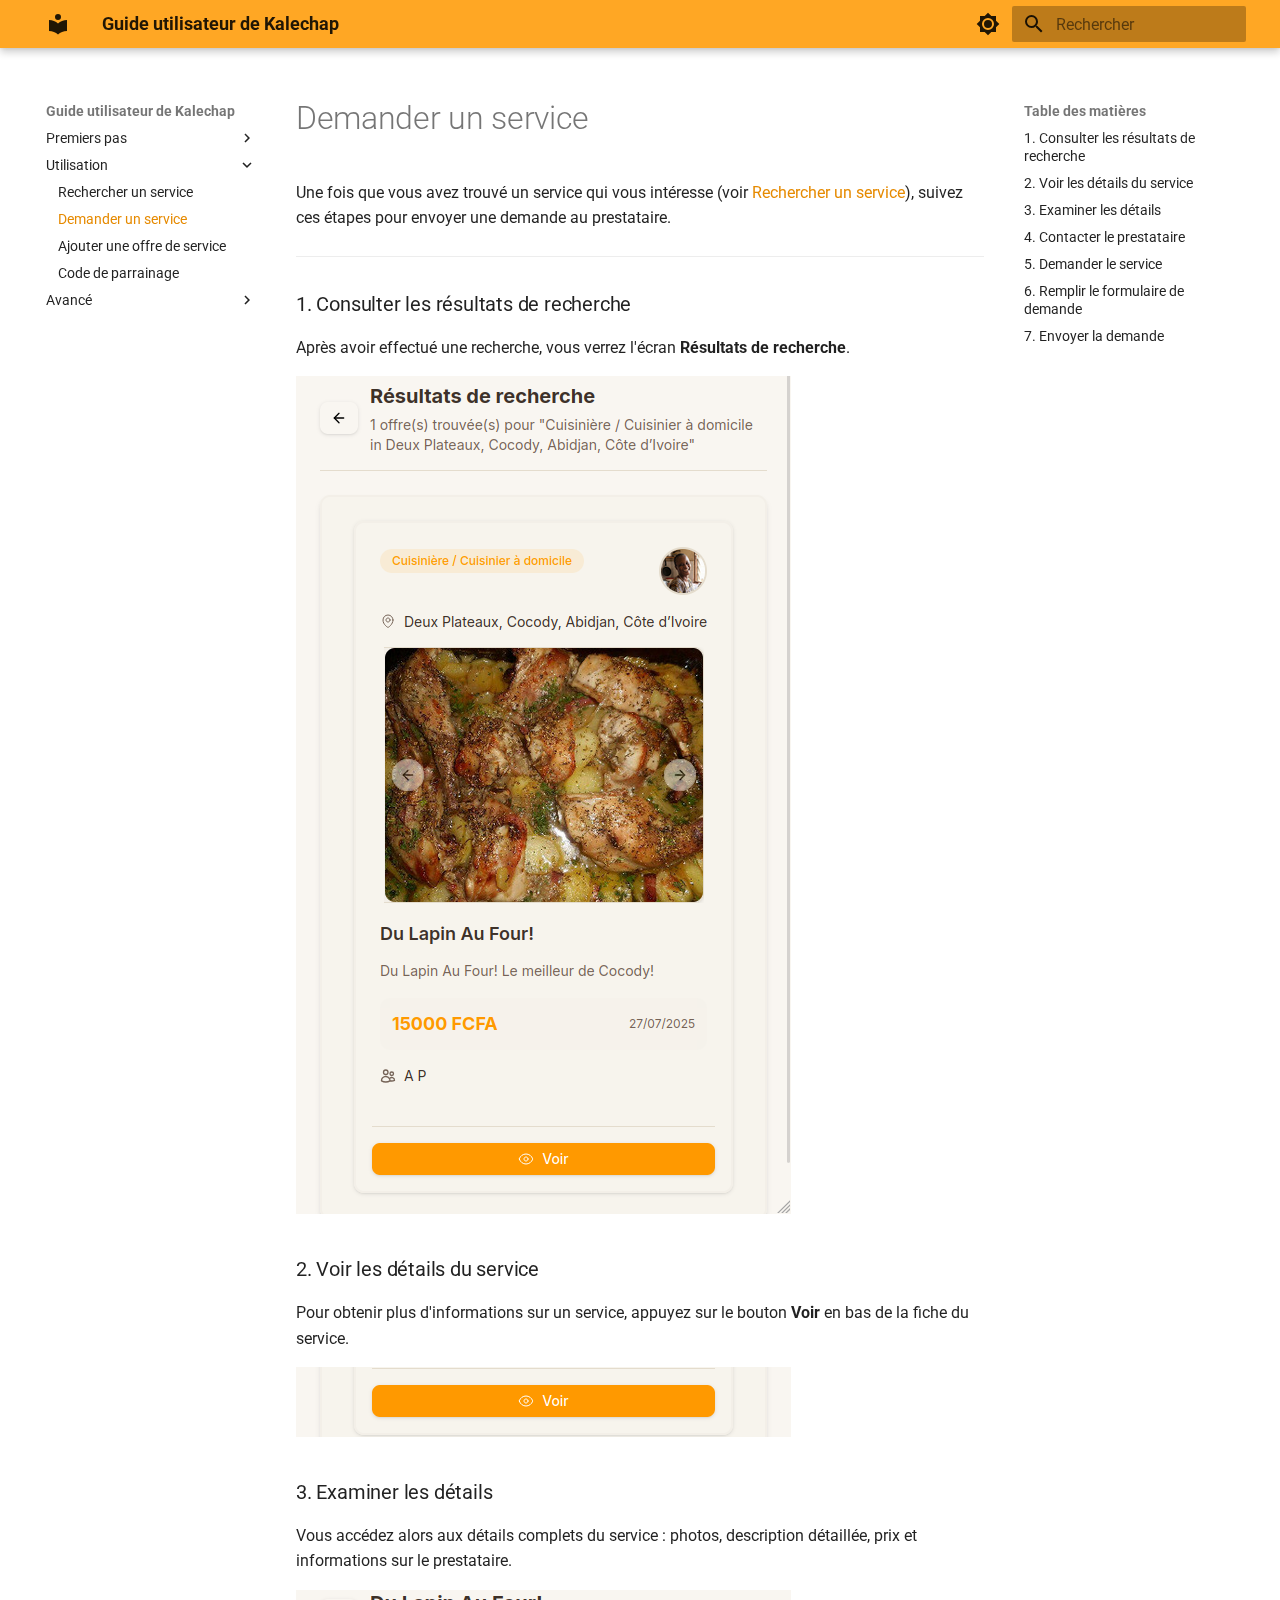
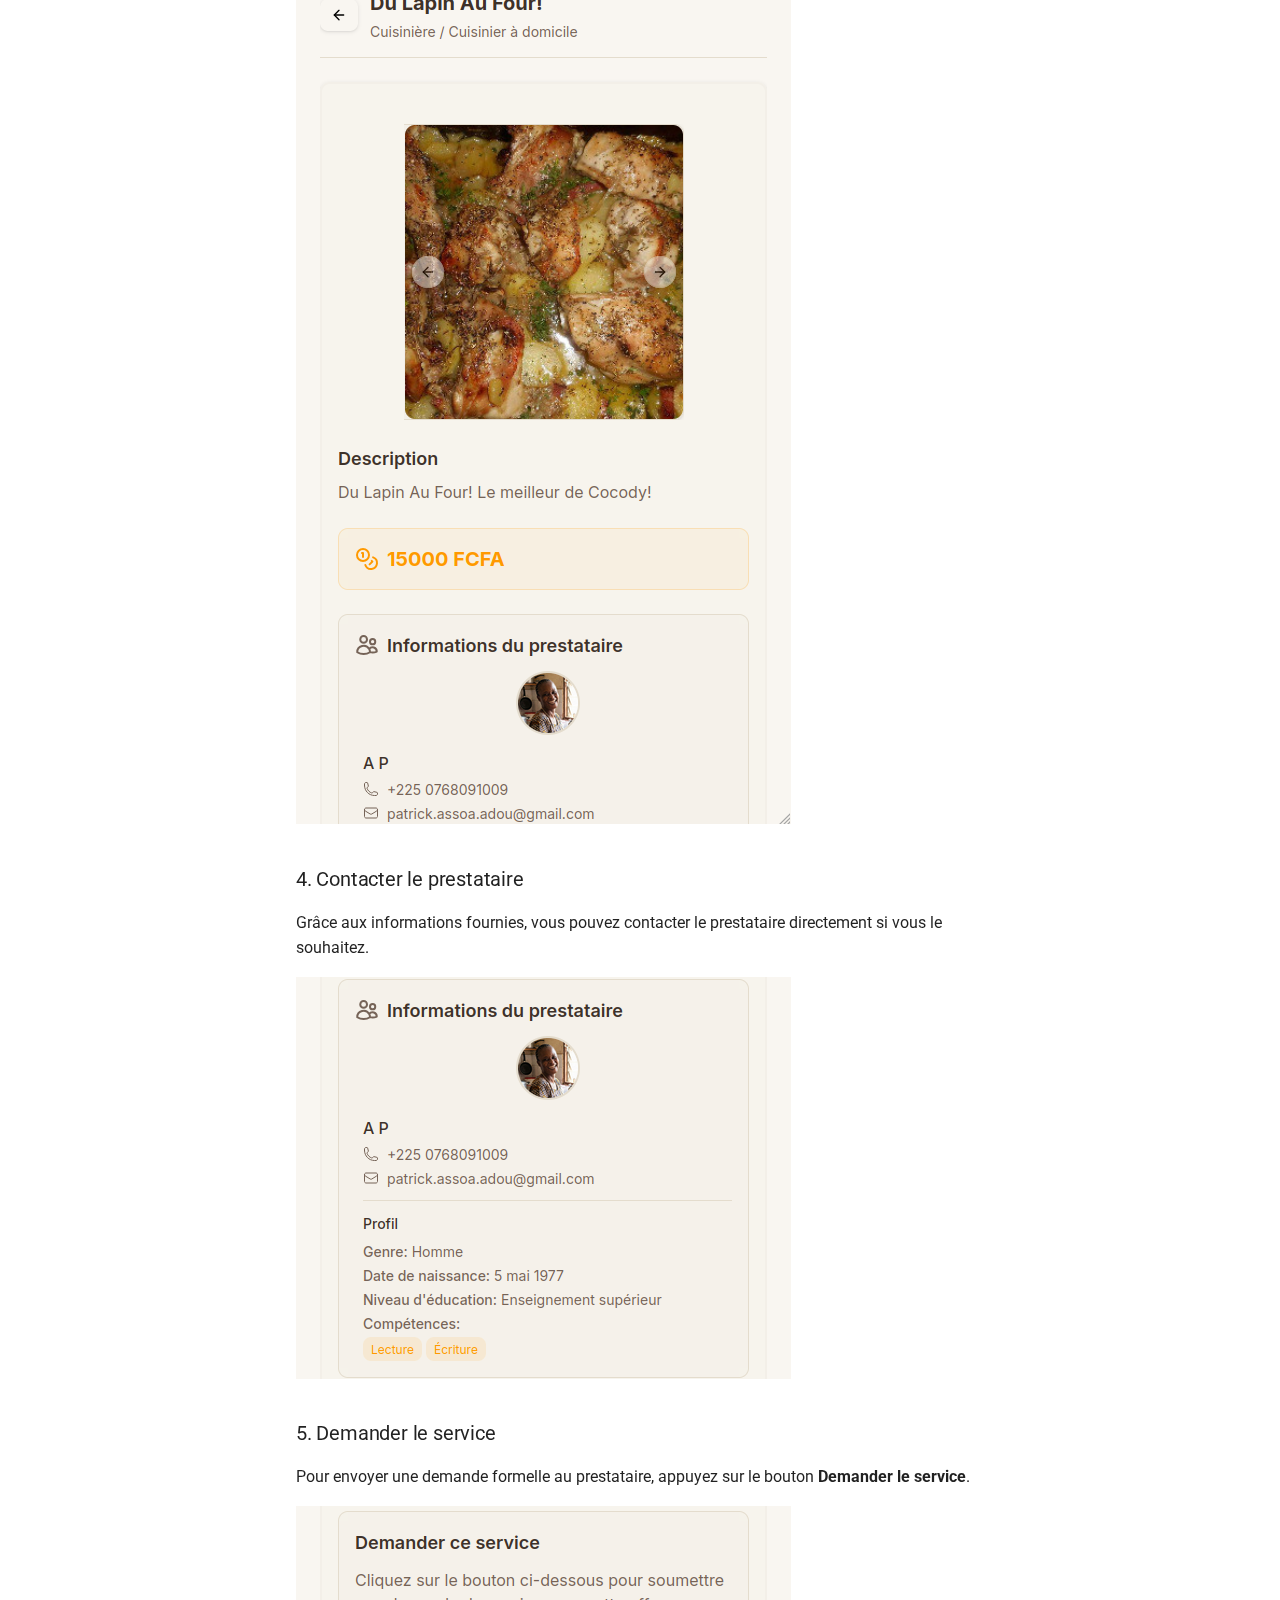
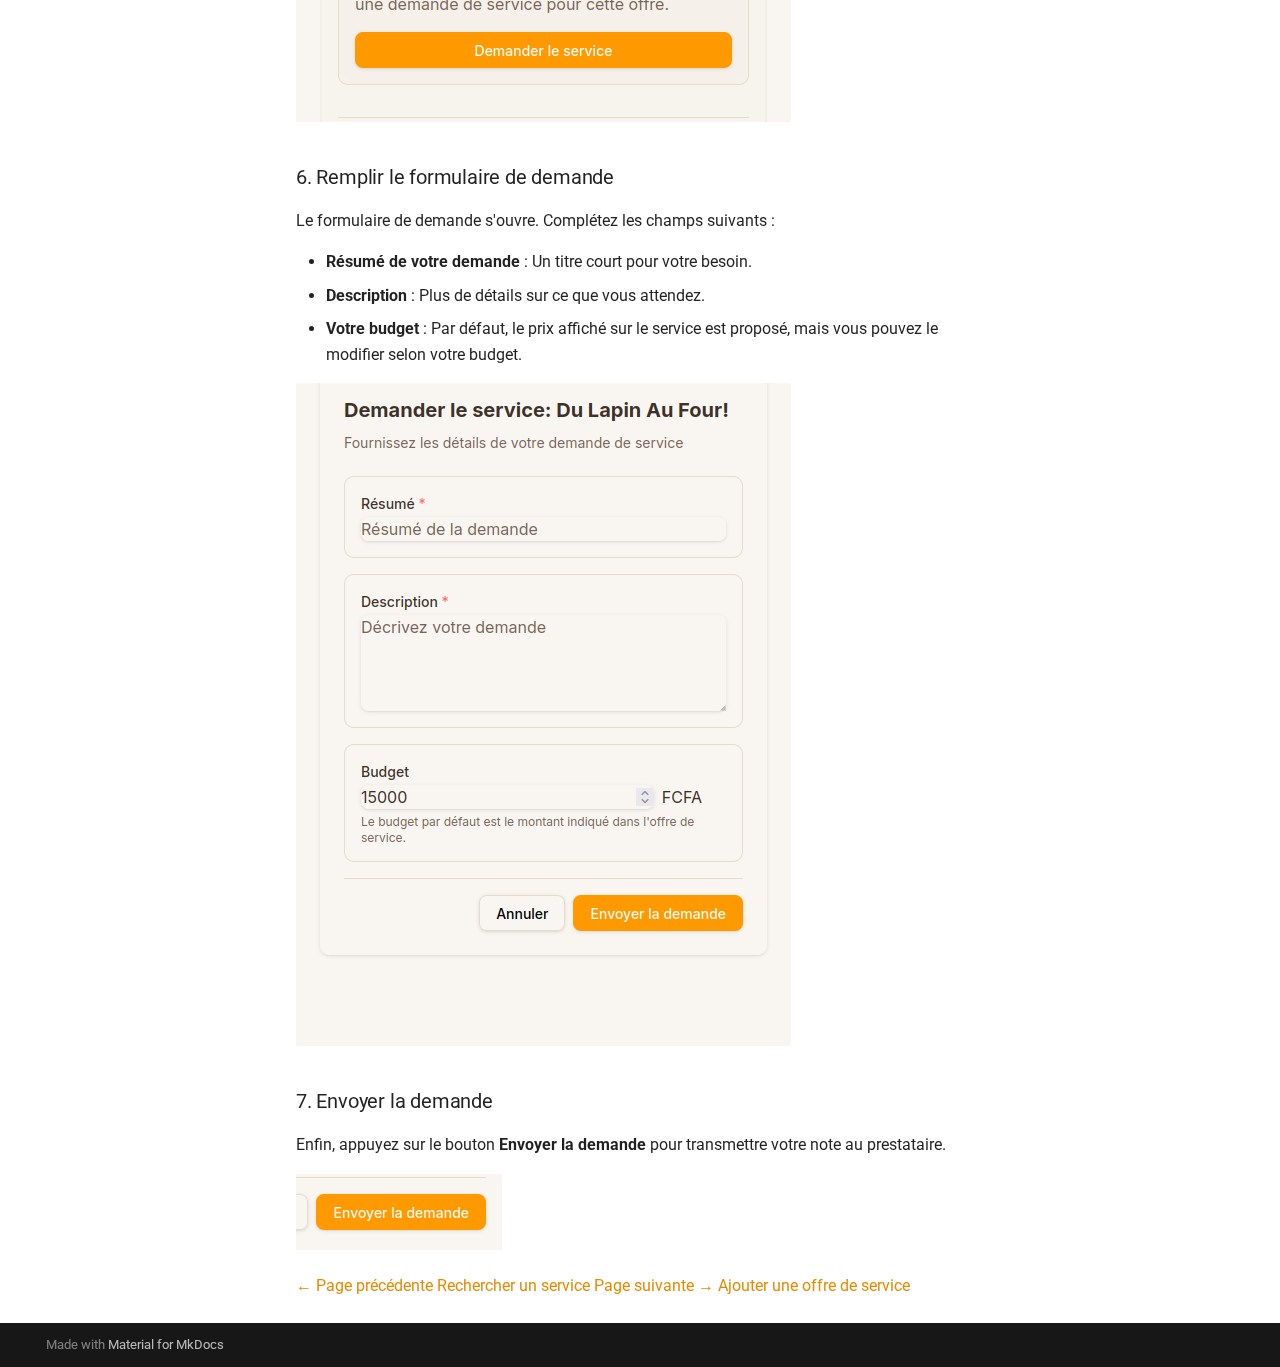
<file: service-request/index.html>
<!doctype html>
<html lang="fr" class="no-js">
  <head>
    
      <meta charset="utf-8">
      <meta name="viewport" content="width=device-width,initial-scale=1">
      
      
      
      
        <link rel="prev" href="../rechercher-service/">
      
      
        <link rel="next" href="../ajouter-offre/">
      
      
        
      
      
      <link rel="icon" href="../assets/favicon.svg">
      <meta name="generator" content="mkdocs-1.6.1, mkdocs-material-9.7.1">
    
    
      
        <title>Demander un service - Guide utilisateur de Kalechap</title>
      
    
    
      <link rel="stylesheet" href="../assets/stylesheets/main.484c7ddc.min.css">
      
        
        <link rel="stylesheet" href="../assets/stylesheets/palette.ab4e12ef.min.css">
      
      


    
    
      
    
    
      
        
        
        <link rel="preconnect" href="https://fonts.gstatic.com" crossorigin>
        <link rel="stylesheet" href="https://fonts.googleapis.com/css?family=Roboto:300,300i,400,400i,700,700i%7CRoboto+Mono:400,400i,700,700i&display=fallback">
        <style>:root{--md-text-font:"Roboto";--md-code-font:"Roboto Mono"}</style>
      
    
    
      <link rel="stylesheet" href="../stylesheets/extra.css">
    
    <script>__md_scope=new URL("..",location),__md_hash=e=>[...e].reduce(((e,_)=>(e<<5)-e+_.charCodeAt(0)),0),__md_get=(e,_=localStorage,t=__md_scope)=>JSON.parse(_.getItem(t.pathname+"."+e)),__md_set=(e,_,t=localStorage,a=__md_scope)=>{try{t.setItem(a.pathname+"."+e,JSON.stringify(_))}catch(e){}}</script>
    
      

    
    
  </head>
  
  
    
    
      
    
    
    
    
    <body dir="ltr" data-md-color-scheme="default" data-md-color-primary="orange" data-md-color-accent="pink">
  
    
    <input class="md-toggle" data-md-toggle="drawer" type="checkbox" id="__drawer" autocomplete="off">
    <input class="md-toggle" data-md-toggle="search" type="checkbox" id="__search" autocomplete="off">
    <label class="md-overlay" for="__drawer"></label>
    <div data-md-component="skip">
      
        
        <a href="#demander-un-service" class="md-skip">
          Aller au contenu
        </a>
      
    </div>
    <div data-md-component="announce">
      
    </div>
    
    
      

  

<header class="md-header md-header--shadow" data-md-component="header">
  <nav class="md-header__inner md-grid" aria-label="En-tête">
    <a href=".." title="Guide utilisateur de Kalechap" class="md-header__button md-logo" aria-label="Guide utilisateur de Kalechap" data-md-component="logo">
      
  
  <svg xmlns="http://www.w3.org/2000/svg" viewBox="0 0 24 24"><path d="M12 8a3 3 0 0 0 3-3 3 3 0 0 0-3-3 3 3 0 0 0-3 3 3 3 0 0 0 3 3m0 3.54C9.64 9.35 6.5 8 3 8v11c3.5 0 6.64 1.35 9 3.54 2.36-2.19 5.5-3.54 9-3.54V8c-3.5 0-6.64 1.35-9 3.54"/></svg>

    </a>
    <label class="md-header__button md-icon" for="__drawer">
      
      <svg xmlns="http://www.w3.org/2000/svg" viewBox="0 0 24 24"><path d="M3 6h18v2H3zm0 5h18v2H3zm0 5h18v2H3z"/></svg>
    </label>
    <div class="md-header__title" data-md-component="header-title">
      <div class="md-header__ellipsis">
        <div class="md-header__topic">
          <span class="md-ellipsis">
            Guide utilisateur de Kalechap
          </span>
        </div>
        <div class="md-header__topic" data-md-component="header-topic">
          <span class="md-ellipsis">
            
              Demander un service
            
          </span>
        </div>
      </div>
    </div>
    
      
        <form class="md-header__option" data-md-component="palette">
  
    
    
    
    <input class="md-option" data-md-color-media="(prefers-color-scheme: light)" data-md-color-scheme="default" data-md-color-primary="orange" data-md-color-accent="pink"  aria-label="Passer au mode sombre"  type="radio" name="__palette" id="__palette_0">
    
      <label class="md-header__button md-icon" title="Passer au mode sombre" for="__palette_1" hidden>
        <svg xmlns="http://www.w3.org/2000/svg" viewBox="0 0 24 24"><path d="M12 8a4 4 0 0 0-4 4 4 4 0 0 0 4 4 4 4 0 0 0 4-4 4 4 0 0 0-4-4m0 10a6 6 0 0 1-6-6 6 6 0 0 1 6-6 6 6 0 0 1 6 6 6 6 0 0 1-6 6m8-9.31V4h-4.69L12 .69 8.69 4H4v4.69L.69 12 4 15.31V20h4.69L12 23.31 15.31 20H20v-4.69L23.31 12z"/></svg>
      </label>
    
  
    
    
    
    <input class="md-option" data-md-color-media="(prefers-color-scheme: dark)" data-md-color-scheme="slate" data-md-color-primary="orange" data-md-color-accent="pink"  aria-label="Passer au mode clair"  type="radio" name="__palette" id="__palette_1">
    
      <label class="md-header__button md-icon" title="Passer au mode clair" for="__palette_0" hidden>
        <svg xmlns="http://www.w3.org/2000/svg" viewBox="0 0 24 24"><path d="M12 18c-.89 0-1.74-.2-2.5-.55C11.56 16.5 13 14.42 13 12s-1.44-4.5-3.5-5.45C10.26 6.2 11.11 6 12 6a6 6 0 0 1 6 6 6 6 0 0 1-6 6m8-9.31V4h-4.69L12 .69 8.69 4H4v4.69L.69 12 4 15.31V20h4.69L12 23.31 15.31 20H20v-4.69L23.31 12z"/></svg>
      </label>
    
  
</form>
      
    
    
      <script>var palette=__md_get("__palette");if(palette&&palette.color){if("(prefers-color-scheme)"===palette.color.media){var media=matchMedia("(prefers-color-scheme: light)"),input=document.querySelector(media.matches?"[data-md-color-media='(prefers-color-scheme: light)']":"[data-md-color-media='(prefers-color-scheme: dark)']");palette.color.media=input.getAttribute("data-md-color-media"),palette.color.scheme=input.getAttribute("data-md-color-scheme"),palette.color.primary=input.getAttribute("data-md-color-primary"),palette.color.accent=input.getAttribute("data-md-color-accent")}for(var[key,value]of Object.entries(palette.color))document.body.setAttribute("data-md-color-"+key,value)}</script>
    
    
    
      
      
        <label class="md-header__button md-icon" for="__search">
          
          <svg xmlns="http://www.w3.org/2000/svg" viewBox="0 0 24 24"><path d="M9.5 3A6.5 6.5 0 0 1 16 9.5c0 1.61-.59 3.09-1.56 4.23l.27.27h.79l5 5-1.5 1.5-5-5v-.79l-.27-.27A6.52 6.52 0 0 1 9.5 16 6.5 6.5 0 0 1 3 9.5 6.5 6.5 0 0 1 9.5 3m0 2C7 5 5 7 5 9.5S7 14 9.5 14 14 12 14 9.5 12 5 9.5 5"/></svg>
        </label>
        <div class="md-search" data-md-component="search" role="dialog">
  <label class="md-search__overlay" for="__search"></label>
  <div class="md-search__inner" role="search">
    <form class="md-search__form" name="search">
      <input type="text" class="md-search__input" name="query" aria-label="Rechercher" placeholder="Rechercher" autocapitalize="off" autocorrect="off" autocomplete="off" spellcheck="false" data-md-component="search-query" required>
      <label class="md-search__icon md-icon" for="__search">
        
        <svg xmlns="http://www.w3.org/2000/svg" viewBox="0 0 24 24"><path d="M9.5 3A6.5 6.5 0 0 1 16 9.5c0 1.61-.59 3.09-1.56 4.23l.27.27h.79l5 5-1.5 1.5-5-5v-.79l-.27-.27A6.52 6.52 0 0 1 9.5 16 6.5 6.5 0 0 1 3 9.5 6.5 6.5 0 0 1 9.5 3m0 2C7 5 5 7 5 9.5S7 14 9.5 14 14 12 14 9.5 12 5 9.5 5"/></svg>
        
        <svg xmlns="http://www.w3.org/2000/svg" viewBox="0 0 24 24"><path d="M20 11v2H8l5.5 5.5-1.42 1.42L4.16 12l7.92-7.92L13.5 5.5 8 11z"/></svg>
      </label>
      <nav class="md-search__options" aria-label="Recherche">
        
        <button type="reset" class="md-search__icon md-icon" title="Effacer" aria-label="Effacer" tabindex="-1">
          
          <svg xmlns="http://www.w3.org/2000/svg" viewBox="0 0 24 24"><path d="M19 6.41 17.59 5 12 10.59 6.41 5 5 6.41 10.59 12 5 17.59 6.41 19 12 13.41 17.59 19 19 17.59 13.41 12z"/></svg>
        </button>
      </nav>
      
    </form>
    <div class="md-search__output">
      <div class="md-search__scrollwrap" tabindex="0" data-md-scrollfix>
        <div class="md-search-result" data-md-component="search-result">
          <div class="md-search-result__meta">
            Initialisation de la recherche
          </div>
          <ol class="md-search-result__list" role="presentation"></ol>
        </div>
      </div>
    </div>
  </div>
</div>
      
    
    
  </nav>
  
</header>
    
    <div class="md-container" data-md-component="container">
      
      
        
          
        
      
      <main class="md-main" data-md-component="main">
        <div class="md-main__inner md-grid">
          
            
              
              <div class="md-sidebar md-sidebar--primary" data-md-component="sidebar" data-md-type="navigation" >
                <div class="md-sidebar__scrollwrap">
                  <div class="md-sidebar__inner">
                    



<nav class="md-nav md-nav--primary" aria-label="Navigation" data-md-level="0">
  <label class="md-nav__title" for="__drawer">
    <a href=".." title="Guide utilisateur de Kalechap" class="md-nav__button md-logo" aria-label="Guide utilisateur de Kalechap" data-md-component="logo">
      
  
  <svg xmlns="http://www.w3.org/2000/svg" viewBox="0 0 24 24"><path d="M12 8a3 3 0 0 0 3-3 3 3 0 0 0-3-3 3 3 0 0 0-3 3 3 3 0 0 0 3 3m0 3.54C9.64 9.35 6.5 8 3 8v11c3.5 0 6.64 1.35 9 3.54 2.36-2.19 5.5-3.54 9-3.54V8c-3.5 0-6.64 1.35-9 3.54"/></svg>

    </a>
    Guide utilisateur de Kalechap
  </label>
  
  <ul class="md-nav__list" data-md-scrollfix>
    
      
      
  
  
  
  
    
    
    
    
    
    <li class="md-nav__item md-nav__item--nested">
      
        
        
        <input class="md-nav__toggle md-toggle " type="checkbox" id="__nav_1" >
        
          
          <label class="md-nav__link" for="__nav_1" id="__nav_1_label" tabindex="0">
            
  
  
  <span class="md-ellipsis">
    
  
    Premiers pas
  

    
  </span>
  
  

            <span class="md-nav__icon md-icon"></span>
          </label>
        
        <nav class="md-nav" data-md-level="1" aria-labelledby="__nav_1_label" aria-expanded="false">
          <label class="md-nav__title" for="__nav_1">
            <span class="md-nav__icon md-icon"></span>
            
  
    Premiers pas
  

          </label>
          <ul class="md-nav__list" data-md-scrollfix>
            
              
                
  
  
  
  
    <li class="md-nav__item">
      <a href=".." class="md-nav__link">
        
  
  
  <span class="md-ellipsis">
    
  
    Accueil
  

    
  </span>
  
  

      </a>
    </li>
  

              
            
              
                
  
  
  
  
    <li class="md-nav__item">
      <a href="../inscription/" class="md-nav__link">
        
  
  
  <span class="md-ellipsis">
    
  
    Inscription
  

    
  </span>
  
  

      </a>
    </li>
  

              
            
              
                
  
  
  
  
    <li class="md-nav__item">
      <a href="../connexion/" class="md-nav__link">
        
  
  
  <span class="md-ellipsis">
    
  
    Connexion
  

    
  </span>
  
  

      </a>
    </li>
  

              
            
              
                
  
  
  
  
    <li class="md-nav__item">
      <a href="../subscription/" class="md-nav__link">
        
  
  
  <span class="md-ellipsis">
    
  
    Subscription
  

    
  </span>
  
  

      </a>
    </li>
  

              
            
              
                
  
  
  
  
    <li class="md-nav__item">
      <a href="../profil/" class="md-nav__link">
        
  
  
  <span class="md-ellipsis">
    
  
    Profil
  

    
  </span>
  
  

      </a>
    </li>
  

              
            
          </ul>
        </nav>
      
    </li>
  

    
      
      
  
  
    
  
  
  
    
    
    
    
    
    <li class="md-nav__item md-nav__item--active md-nav__item--nested">
      
        
        
        <input class="md-nav__toggle md-toggle " type="checkbox" id="__nav_2" checked>
        
          
          <label class="md-nav__link" for="__nav_2" id="__nav_2_label" tabindex="0">
            
  
  
  <span class="md-ellipsis">
    
  
    Utilisation
  

    
  </span>
  
  

            <span class="md-nav__icon md-icon"></span>
          </label>
        
        <nav class="md-nav" data-md-level="1" aria-labelledby="__nav_2_label" aria-expanded="true">
          <label class="md-nav__title" for="__nav_2">
            <span class="md-nav__icon md-icon"></span>
            
  
    Utilisation
  

          </label>
          <ul class="md-nav__list" data-md-scrollfix>
            
              
                
  
  
  
  
    <li class="md-nav__item">
      <a href="../rechercher-service/" class="md-nav__link">
        
  
  
  <span class="md-ellipsis">
    
  
    Rechercher un service
  

    
  </span>
  
  

      </a>
    </li>
  

              
            
              
                
  
  
    
  
  
  
    <li class="md-nav__item md-nav__item--active">
      
      <input class="md-nav__toggle md-toggle" type="checkbox" id="__toc">
      
      
        
      
      
        <label class="md-nav__link md-nav__link--active" for="__toc">
          
  
  
  <span class="md-ellipsis">
    
  
    Demander un service
  

    
  </span>
  
  

          <span class="md-nav__icon md-icon"></span>
        </label>
      
      <a href="./" class="md-nav__link md-nav__link--active">
        
  
  
  <span class="md-ellipsis">
    
  
    Demander un service
  

    
  </span>
  
  

      </a>
      
        

<nav class="md-nav md-nav--secondary" aria-label="Table des matières">
  
  
  
    
  
  
    <label class="md-nav__title" for="__toc">
      <span class="md-nav__icon md-icon"></span>
      Table des matières
    </label>
    <ul class="md-nav__list" data-md-component="toc" data-md-scrollfix>
      
        <li class="md-nav__item">
  <a href="#1-consulter-les-resultats-de-recherche" class="md-nav__link">
    <span class="md-ellipsis">
      
        1. Consulter les résultats de recherche
      
    </span>
  </a>
  
</li>
      
        <li class="md-nav__item">
  <a href="#2-voir-les-details-du-service" class="md-nav__link">
    <span class="md-ellipsis">
      
        2. Voir les détails du service
      
    </span>
  </a>
  
</li>
      
        <li class="md-nav__item">
  <a href="#3-examiner-les-details" class="md-nav__link">
    <span class="md-ellipsis">
      
        3. Examiner les détails
      
    </span>
  </a>
  
</li>
      
        <li class="md-nav__item">
  <a href="#4-contacter-le-prestataire" class="md-nav__link">
    <span class="md-ellipsis">
      
        4. Contacter le prestataire
      
    </span>
  </a>
  
</li>
      
        <li class="md-nav__item">
  <a href="#5-demander-le-service" class="md-nav__link">
    <span class="md-ellipsis">
      
        5. Demander le service
      
    </span>
  </a>
  
</li>
      
        <li class="md-nav__item">
  <a href="#6-remplir-le-formulaire-de-demande" class="md-nav__link">
    <span class="md-ellipsis">
      
        6. Remplir le formulaire de demande
      
    </span>
  </a>
  
</li>
      
        <li class="md-nav__item">
  <a href="#7-envoyer-la-demande" class="md-nav__link">
    <span class="md-ellipsis">
      
        7. Envoyer la demande
      
    </span>
  </a>
  
</li>
      
    </ul>
  
</nav>
      
    </li>
  

              
            
              
                
  
  
  
  
    <li class="md-nav__item">
      <a href="../ajouter-offre/" class="md-nav__link">
        
  
  
  <span class="md-ellipsis">
    
  
    Ajouter une offre de service
  

    
  </span>
  
  

      </a>
    </li>
  

              
            
              
                
  
  
  
  
    <li class="md-nav__item">
      <a href="../code-parrainage/" class="md-nav__link">
        
  
  
  <span class="md-ellipsis">
    
  
    Code de parrainage
  

    
  </span>
  
  

      </a>
    </li>
  

              
            
          </ul>
        </nav>
      
    </li>
  

    
      
      
  
  
  
  
    
    
    
    
    
    <li class="md-nav__item md-nav__item--nested">
      
        
        
        <input class="md-nav__toggle md-toggle " type="checkbox" id="__nav_3" >
        
          
          <label class="md-nav__link" for="__nav_3" id="__nav_3_label" tabindex="0">
            
  
  
  <span class="md-ellipsis">
    
  
    Avancé
  

    
  </span>
  
  

            <span class="md-nav__icon md-icon"></span>
          </label>
        
        <nav class="md-nav" data-md-level="1" aria-labelledby="__nav_3_label" aria-expanded="false">
          <label class="md-nav__title" for="__nav_3">
            <span class="md-nav__icon md-icon"></span>
            
  
    Avancé
  

          </label>
          <ul class="md-nav__list" data-md-scrollfix>
            
              
                
  
  
  
  
    <li class="md-nav__item">
      <a href="../nombre-offres-service/" class="md-nav__link">
        
  
  
  <span class="md-ellipsis">
    
  
    Nombre d'offres de service
  

    
  </span>
  
  

      </a>
    </li>
  

              
            
              
                
  
  
  
  
    <li class="md-nav__item">
      <a href="../ajouter-image-offre-service/" class="md-nav__link">
        
  
  
  <span class="md-ellipsis">
    
  
    Ajouter une image d'offre
  

    
  </span>
  
  

      </a>
    </li>
  

              
            
              
                
  
  
  
  
    <li class="md-nav__item">
      <a href="../add-profile-picture/" class="md-nav__link">
        
  
  
  <span class="md-ellipsis">
    
  
    Ajouter une photo de profil
  

    
  </span>
  
  

      </a>
    </li>
  

              
            
          </ul>
        </nav>
      
    </li>
  

    
  </ul>
</nav>
                  </div>
                </div>
              </div>
            
            
              
              <div class="md-sidebar md-sidebar--secondary" data-md-component="sidebar" data-md-type="toc" >
                <div class="md-sidebar__scrollwrap">
                  <div class="md-sidebar__inner">
                    

<nav class="md-nav md-nav--secondary" aria-label="Table des matières">
  
  
  
    
  
  
    <label class="md-nav__title" for="__toc">
      <span class="md-nav__icon md-icon"></span>
      Table des matières
    </label>
    <ul class="md-nav__list" data-md-component="toc" data-md-scrollfix>
      
        <li class="md-nav__item">
  <a href="#1-consulter-les-resultats-de-recherche" class="md-nav__link">
    <span class="md-ellipsis">
      
        1. Consulter les résultats de recherche
      
    </span>
  </a>
  
</li>
      
        <li class="md-nav__item">
  <a href="#2-voir-les-details-du-service" class="md-nav__link">
    <span class="md-ellipsis">
      
        2. Voir les détails du service
      
    </span>
  </a>
  
</li>
      
        <li class="md-nav__item">
  <a href="#3-examiner-les-details" class="md-nav__link">
    <span class="md-ellipsis">
      
        3. Examiner les détails
      
    </span>
  </a>
  
</li>
      
        <li class="md-nav__item">
  <a href="#4-contacter-le-prestataire" class="md-nav__link">
    <span class="md-ellipsis">
      
        4. Contacter le prestataire
      
    </span>
  </a>
  
</li>
      
        <li class="md-nav__item">
  <a href="#5-demander-le-service" class="md-nav__link">
    <span class="md-ellipsis">
      
        5. Demander le service
      
    </span>
  </a>
  
</li>
      
        <li class="md-nav__item">
  <a href="#6-remplir-le-formulaire-de-demande" class="md-nav__link">
    <span class="md-ellipsis">
      
        6. Remplir le formulaire de demande
      
    </span>
  </a>
  
</li>
      
        <li class="md-nav__item">
  <a href="#7-envoyer-la-demande" class="md-nav__link">
    <span class="md-ellipsis">
      
        7. Envoyer la demande
      
    </span>
  </a>
  
</li>
      
    </ul>
  
</nav>
                  </div>
                </div>
              </div>
            
          
          
            <div class="md-content" data-md-component="content">
              
              <article class="md-content__inner md-typeset">
                
                  



<h1 id="demander-un-service">Demander un service</h1>
<p>Une fois que vous avez trouvé un service qui vous intéresse (voir <a href="../rechercher-service/">Rechercher un service</a>), suivez ces étapes pour envoyer une demande au prestataire.</p>
<hr />
<h3 id="1-consulter-les-resultats-de-recherche">1. Consulter les résultats de recherche</h3>
<p>Après avoir effectué une recherche, vous verrez l'écran <strong>Résultats de recherche</strong>.</p>
<p><img alt="Résultats de recherche" src="../images/service-search-result-list.png" /></p>
<h3 id="2-voir-les-details-du-service">2. Voir les détails du service</h3>
<p>Pour obtenir plus d'informations sur un service, appuyez sur le bouton <strong>Voir</strong> en bas de la fiche du service.</p>
<p><img alt="Bouton Voir le service" src="../images/view-service-request-button.png" /></p>
<h3 id="3-examiner-les-details">3. Examiner les détails</h3>
<p>Vous accédez alors aux détails complets du service : photos, description détaillée, prix et informations sur le prestataire.</p>
<p><img alt="Détails du service" src="../images/srvice-request-details.png" /></p>
<h3 id="4-contacter-le-prestataire">4. Contacter le prestataire</h3>
<p>Grâce aux informations fournies, vous pouvez contacter le prestataire directement si vous le souhaitez.</p>
<p><img alt="Informations du prestataire" src="../images/provider-info.png" /></p>
<h3 id="5-demander-le-service">5. Demander le service</h3>
<p>Pour envoyer une demande formelle au prestataire, appuyez sur le bouton <strong>Demander le service</strong>.</p>
<p><img alt="Bouton Demander le service" src="../images/request-service-button.png" /></p>
<h3 id="6-remplir-le-formulaire-de-demande">6. Remplir le formulaire de demande</h3>
<p>Le formulaire de demande s'ouvre. Complétez les champs suivants :</p>
<ul>
<li><strong>Résumé de votre demande</strong> : Un titre court pour votre besoin.</li>
<li><strong>Description</strong> : Plus de détails sur ce que vous attendez.</li>
<li><strong>Votre budget</strong> : Par défaut, le prix affiché sur le service est proposé, mais vous pouvez le modifier selon votre budget.</li>
</ul>
<p><img alt="Formulaire de demande" src="../images/service-request-form.png" /></p>
<h3 id="7-envoyer-la-demande">7. Envoyer la demande</h3>
<p>Enfin, appuyez sur le bouton <strong>Envoyer la demande</strong> pour transmettre votre note au prestataire.</p>
<p><img alt="Envoyer la demande" src="../images/send-request.png" /></p>
<div class="page-nav">
  <a href="../rechercher-service/" class="page-nav-item page-nav-item--prev">
    <span class="page-nav-label">← Page précédente</span>
    <span class="page-nav-title">Rechercher un service</span>
  </a>
  <a href="../ajouter-offre/" class="page-nav-item page-nav-item--next">
    <span class="page-nav-label">Page suivante →</span>
    <span class="page-nav-title">Ajouter une offre de service</span>
  </a>
</div>












                
              </article>
            </div>
          
          
<script>var target=document.getElementById(location.hash.slice(1));target&&target.name&&(target.checked=target.name.startsWith("__tabbed_"))</script>
        </div>
        
      </main>
      
        <footer class="md-footer">
  
  <div class="md-footer-meta md-typeset">
    <div class="md-footer-meta__inner md-grid">
      <div class="md-copyright">
  
  
    Made with
    <a href="https://squidfunk.github.io/mkdocs-material/" target="_blank" rel="noopener">
      Material for MkDocs
    </a>
  
</div>
      
    </div>
  </div>
</footer>
      
    </div>
    <div class="md-dialog" data-md-component="dialog">
      <div class="md-dialog__inner md-typeset"></div>
    </div>
    
    
    
      
      
      <script id="__config" type="application/json">{"annotate": null, "base": "..", "features": [], "search": "../assets/javascripts/workers/search.2c215733.min.js", "tags": null, "translations": {"clipboard.copied": "Copi\u00e9 dans le presse-papier", "clipboard.copy": "Copier dans le presse-papier", "search.result.more.one": "1 de plus sur cette page", "search.result.more.other": "# de plus sur cette page", "search.result.none": "Aucun document trouv\u00e9", "search.result.one": "1 document trouv\u00e9", "search.result.other": "# documents trouv\u00e9s", "search.result.placeholder": "Taper pour d\u00e9marrer la recherche", "search.result.term.missing": "Non trouv\u00e9", "select.version": "S\u00e9lectionner la version"}, "version": null}</script>
    
    
      <script src="../assets/javascripts/bundle.79ae519e.min.js"></script>
      
    
  </body>
</html>
</file>
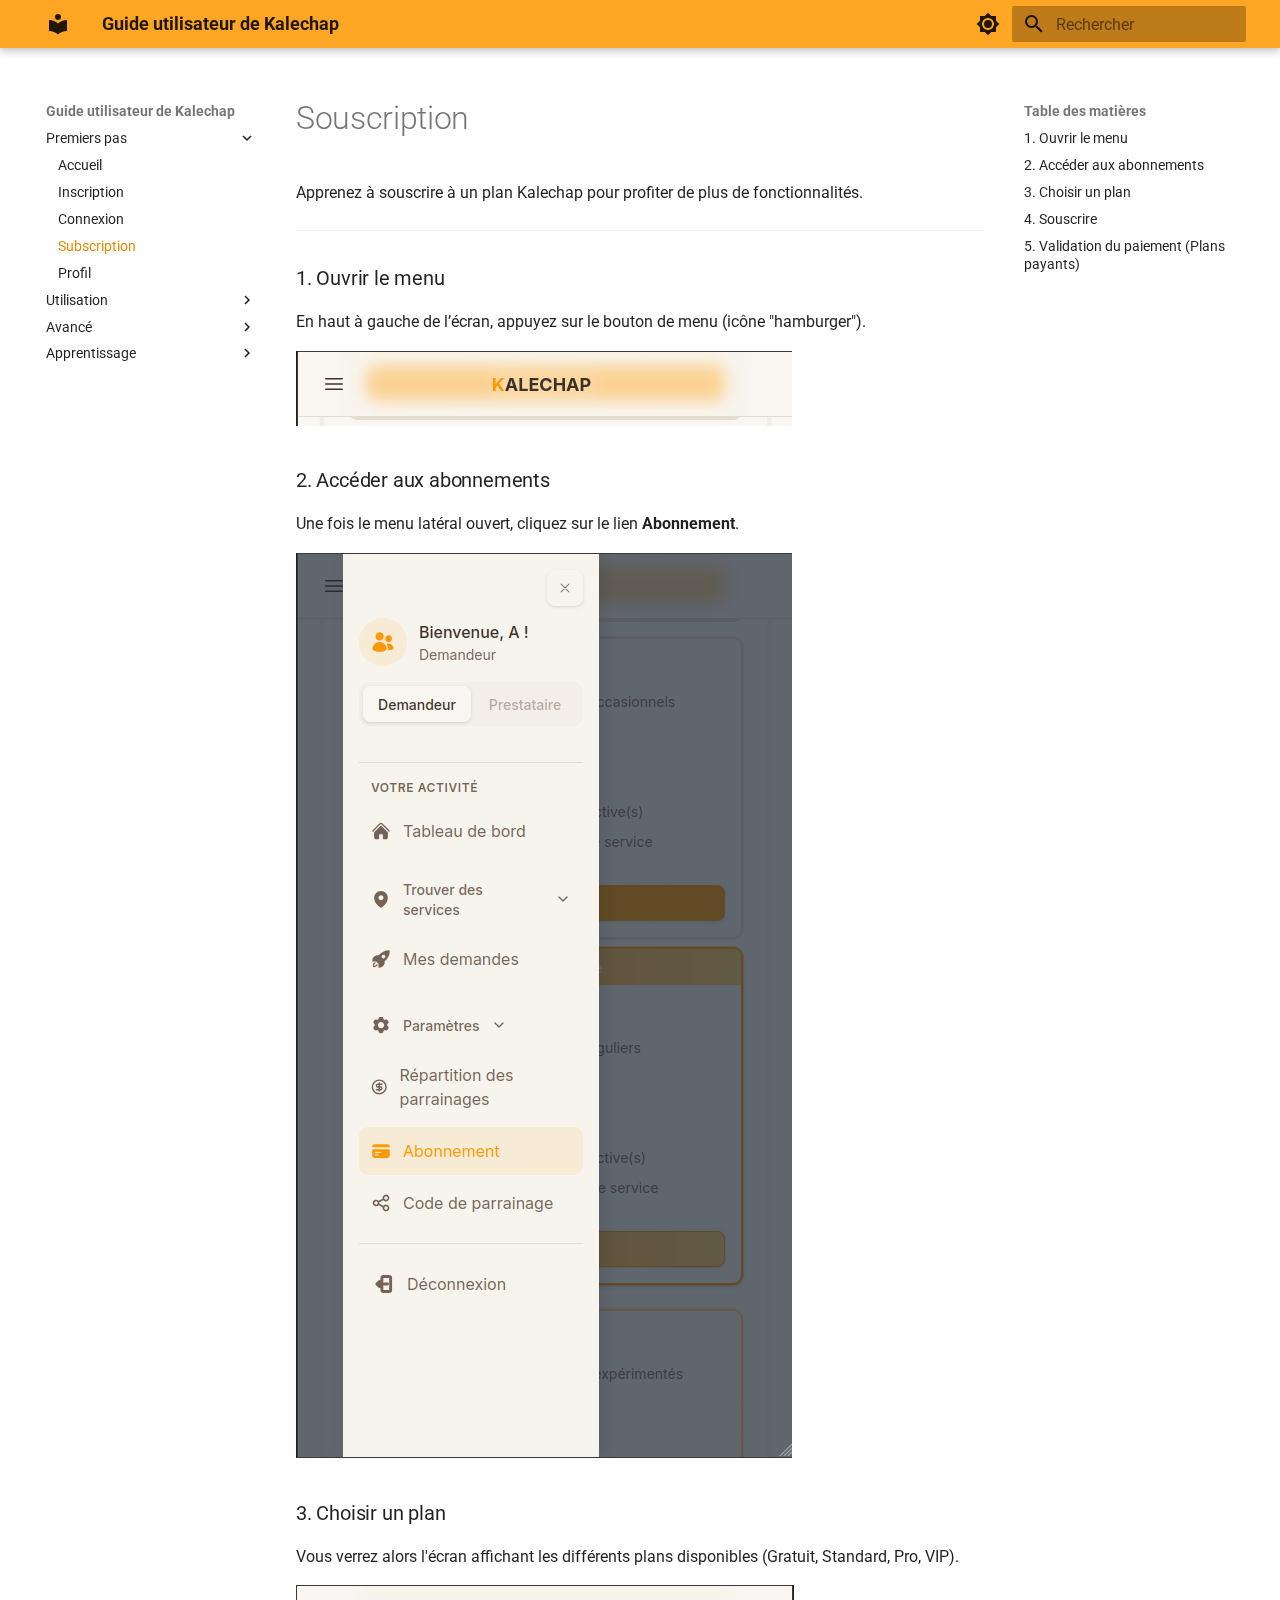
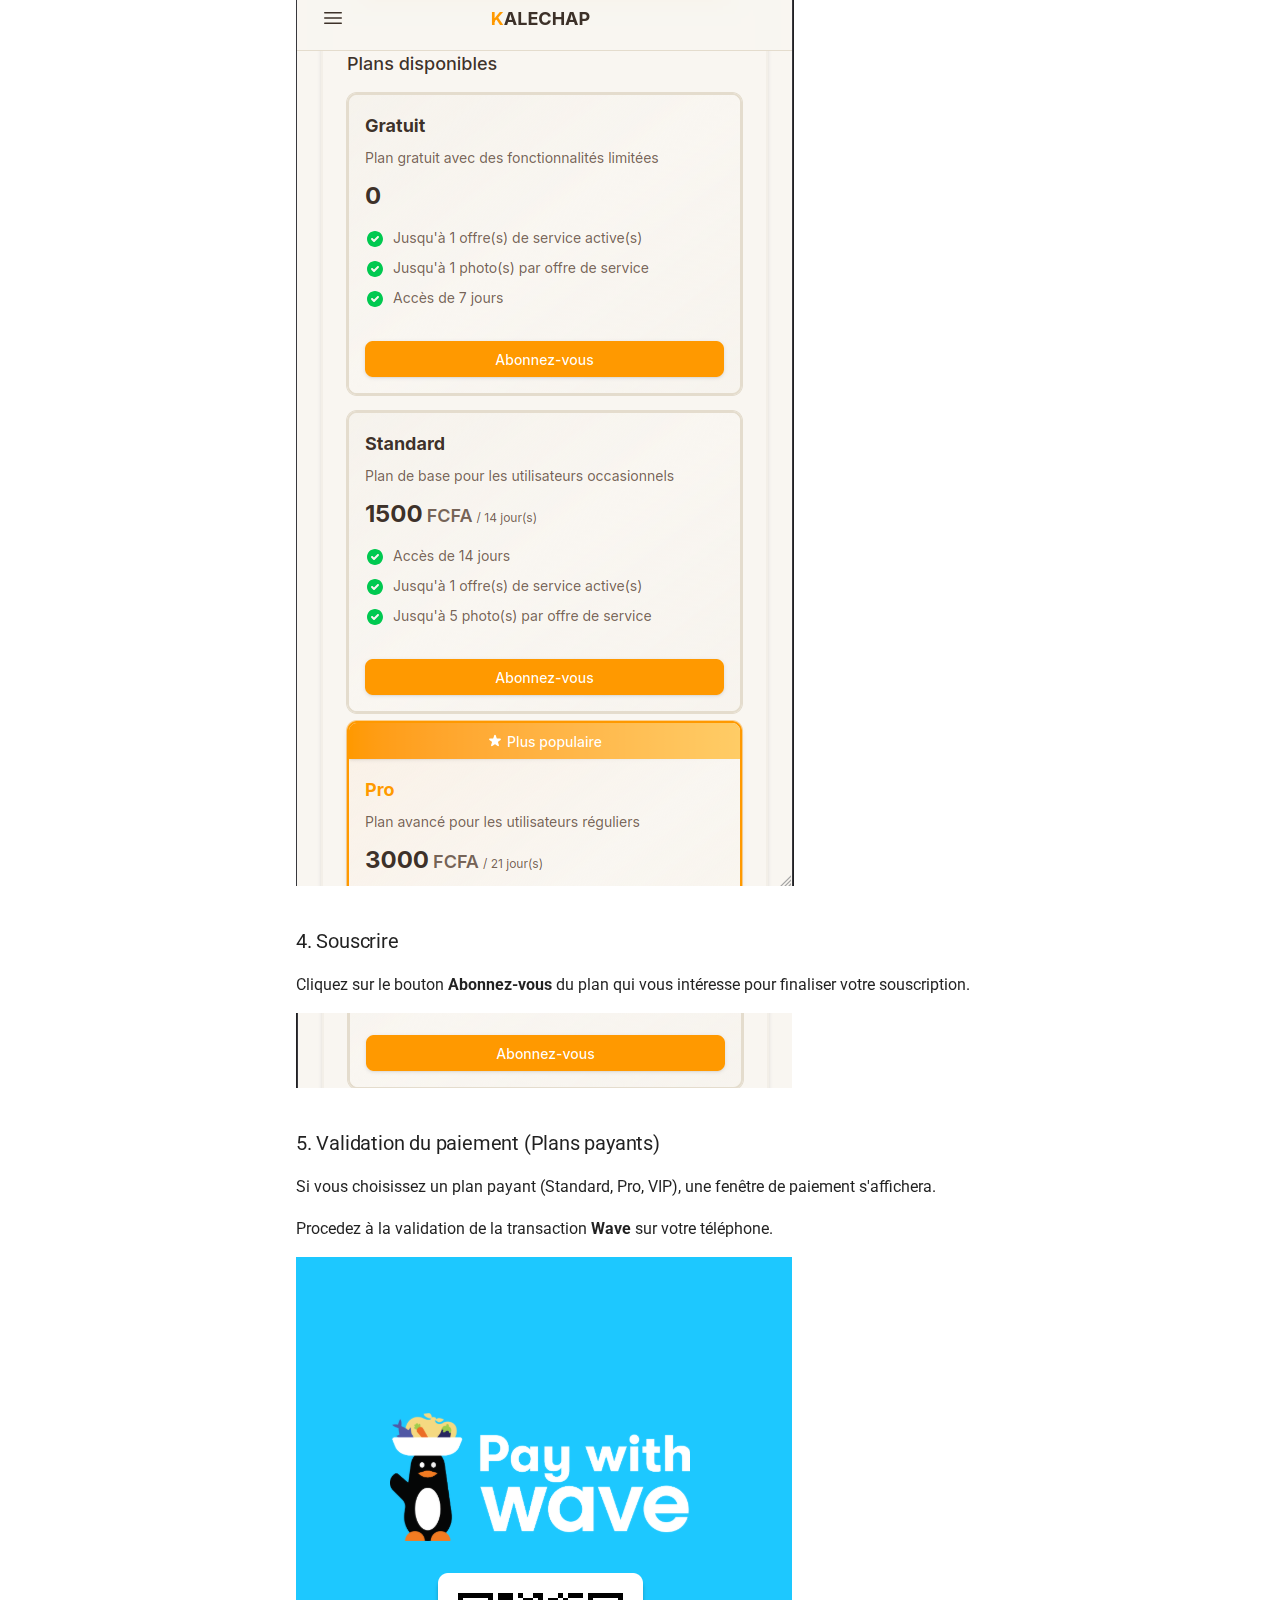
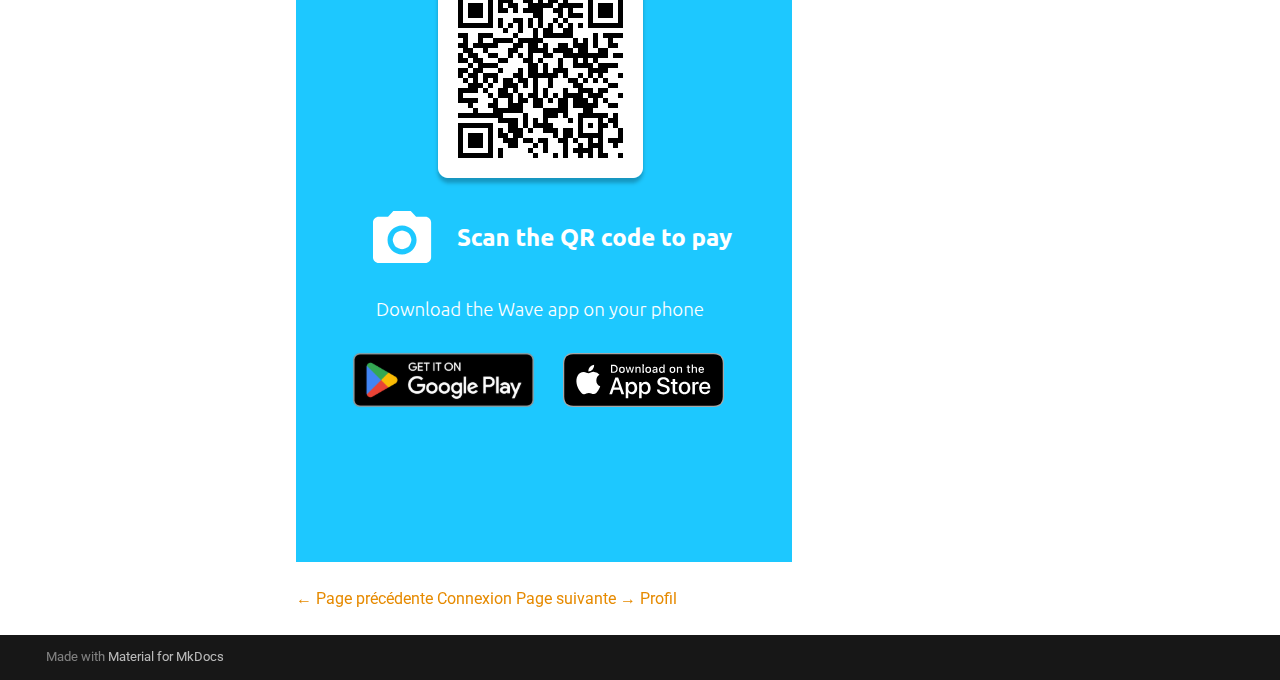
<file: subscription/index.html>
<!doctype html>
<html lang="fr" class="no-js">
  <head>
    
      <meta charset="utf-8">
      <meta name="viewport" content="width=device-width,initial-scale=1">
      
      
      
      
        <link rel="prev" href="../connexion/">
      
      
        <link rel="next" href="../profil/">
      
      
        
      
      
      <link rel="icon" href="../assets/favicon.svg">
      <meta name="generator" content="mkdocs-1.6.1, mkdocs-material-9.7.1">
    
    
      
        <title>Subscription - Guide utilisateur de Kalechap</title>
      
    
    
      <link rel="stylesheet" href="../assets/stylesheets/main.484c7ddc.min.css">
      
        
        <link rel="stylesheet" href="../assets/stylesheets/palette.ab4e12ef.min.css">
      
      


    
    
      
    
    
      
        
        
        <link rel="preconnect" href="https://fonts.gstatic.com" crossorigin>
        <link rel="stylesheet" href="https://fonts.googleapis.com/css?family=Roboto:300,300i,400,400i,700,700i%7CRoboto+Mono:400,400i,700,700i&display=fallback">
        <style>:root{--md-text-font:"Roboto";--md-code-font:"Roboto Mono"}</style>
      
    
    
      <link rel="stylesheet" href="../stylesheets/extra.css">
    
    <script>__md_scope=new URL("..",location),__md_hash=e=>[...e].reduce(((e,_)=>(e<<5)-e+_.charCodeAt(0)),0),__md_get=(e,_=localStorage,t=__md_scope)=>JSON.parse(_.getItem(t.pathname+"."+e)),__md_set=(e,_,t=localStorage,a=__md_scope)=>{try{t.setItem(a.pathname+"."+e,JSON.stringify(_))}catch(e){}}</script>
    
      

    
    
  </head>
  
  
    
    
      
    
    
    
    
    <body dir="ltr" data-md-color-scheme="default" data-md-color-primary="orange" data-md-color-accent="pink">
  
    
    <input class="md-toggle" data-md-toggle="drawer" type="checkbox" id="__drawer" autocomplete="off">
    <input class="md-toggle" data-md-toggle="search" type="checkbox" id="__search" autocomplete="off">
    <label class="md-overlay" for="__drawer"></label>
    <div data-md-component="skip">
      
        
        <a href="#souscription" class="md-skip">
          Aller au contenu
        </a>
      
    </div>
    <div data-md-component="announce">
      
    </div>
    
    
      

  

<header class="md-header md-header--shadow" data-md-component="header">
  <nav class="md-header__inner md-grid" aria-label="En-tête">
    <a href=".." title="Guide utilisateur de Kalechap" class="md-header__button md-logo" aria-label="Guide utilisateur de Kalechap" data-md-component="logo">
      
  
  <svg xmlns="http://www.w3.org/2000/svg" viewBox="0 0 24 24"><path d="M12 8a3 3 0 0 0 3-3 3 3 0 0 0-3-3 3 3 0 0 0-3 3 3 3 0 0 0 3 3m0 3.54C9.64 9.35 6.5 8 3 8v11c3.5 0 6.64 1.35 9 3.54 2.36-2.19 5.5-3.54 9-3.54V8c-3.5 0-6.64 1.35-9 3.54"/></svg>

    </a>
    <label class="md-header__button md-icon" for="__drawer">
      
      <svg xmlns="http://www.w3.org/2000/svg" viewBox="0 0 24 24"><path d="M3 6h18v2H3zm0 5h18v2H3zm0 5h18v2H3z"/></svg>
    </label>
    <div class="md-header__title" data-md-component="header-title">
      <div class="md-header__ellipsis">
        <div class="md-header__topic">
          <span class="md-ellipsis">
            Guide utilisateur de Kalechap
          </span>
        </div>
        <div class="md-header__topic" data-md-component="header-topic">
          <span class="md-ellipsis">
            
              Subscription
            
          </span>
        </div>
      </div>
    </div>
    
      
        <form class="md-header__option" data-md-component="palette">
  
    
    
    
    <input class="md-option" data-md-color-media="(prefers-color-scheme: light)" data-md-color-scheme="default" data-md-color-primary="orange" data-md-color-accent="pink"  aria-label="Passer au mode sombre"  type="radio" name="__palette" id="__palette_0">
    
      <label class="md-header__button md-icon" title="Passer au mode sombre" for="__palette_1" hidden>
        <svg xmlns="http://www.w3.org/2000/svg" viewBox="0 0 24 24"><path d="M12 8a4 4 0 0 0-4 4 4 4 0 0 0 4 4 4 4 0 0 0 4-4 4 4 0 0 0-4-4m0 10a6 6 0 0 1-6-6 6 6 0 0 1 6-6 6 6 0 0 1 6 6 6 6 0 0 1-6 6m8-9.31V4h-4.69L12 .69 8.69 4H4v4.69L.69 12 4 15.31V20h4.69L12 23.31 15.31 20H20v-4.69L23.31 12z"/></svg>
      </label>
    
  
    
    
    
    <input class="md-option" data-md-color-media="(prefers-color-scheme: dark)" data-md-color-scheme="slate" data-md-color-primary="orange" data-md-color-accent="pink"  aria-label="Passer au mode clair"  type="radio" name="__palette" id="__palette_1">
    
      <label class="md-header__button md-icon" title="Passer au mode clair" for="__palette_0" hidden>
        <svg xmlns="http://www.w3.org/2000/svg" viewBox="0 0 24 24"><path d="M12 18c-.89 0-1.74-.2-2.5-.55C11.56 16.5 13 14.42 13 12s-1.44-4.5-3.5-5.45C10.26 6.2 11.11 6 12 6a6 6 0 0 1 6 6 6 6 0 0 1-6 6m8-9.31V4h-4.69L12 .69 8.69 4H4v4.69L.69 12 4 15.31V20h4.69L12 23.31 15.31 20H20v-4.69L23.31 12z"/></svg>
      </label>
    
  
</form>
      
    
    
      <script>var palette=__md_get("__palette");if(palette&&palette.color){if("(prefers-color-scheme)"===palette.color.media){var media=matchMedia("(prefers-color-scheme: light)"),input=document.querySelector(media.matches?"[data-md-color-media='(prefers-color-scheme: light)']":"[data-md-color-media='(prefers-color-scheme: dark)']");palette.color.media=input.getAttribute("data-md-color-media"),palette.color.scheme=input.getAttribute("data-md-color-scheme"),palette.color.primary=input.getAttribute("data-md-color-primary"),palette.color.accent=input.getAttribute("data-md-color-accent")}for(var[key,value]of Object.entries(palette.color))document.body.setAttribute("data-md-color-"+key,value)}</script>
    
    
    
      
      
        <label class="md-header__button md-icon" for="__search">
          
          <svg xmlns="http://www.w3.org/2000/svg" viewBox="0 0 24 24"><path d="M9.5 3A6.5 6.5 0 0 1 16 9.5c0 1.61-.59 3.09-1.56 4.23l.27.27h.79l5 5-1.5 1.5-5-5v-.79l-.27-.27A6.52 6.52 0 0 1 9.5 16 6.5 6.5 0 0 1 3 9.5 6.5 6.5 0 0 1 9.5 3m0 2C7 5 5 7 5 9.5S7 14 9.5 14 14 12 14 9.5 12 5 9.5 5"/></svg>
        </label>
        <div class="md-search" data-md-component="search" role="dialog">
  <label class="md-search__overlay" for="__search"></label>
  <div class="md-search__inner" role="search">
    <form class="md-search__form" name="search">
      <input type="text" class="md-search__input" name="query" aria-label="Rechercher" placeholder="Rechercher" autocapitalize="off" autocorrect="off" autocomplete="off" spellcheck="false" data-md-component="search-query" required>
      <label class="md-search__icon md-icon" for="__search">
        
        <svg xmlns="http://www.w3.org/2000/svg" viewBox="0 0 24 24"><path d="M9.5 3A6.5 6.5 0 0 1 16 9.5c0 1.61-.59 3.09-1.56 4.23l.27.27h.79l5 5-1.5 1.5-5-5v-.79l-.27-.27A6.52 6.52 0 0 1 9.5 16 6.5 6.5 0 0 1 3 9.5 6.5 6.5 0 0 1 9.5 3m0 2C7 5 5 7 5 9.5S7 14 9.5 14 14 12 14 9.5 12 5 9.5 5"/></svg>
        
        <svg xmlns="http://www.w3.org/2000/svg" viewBox="0 0 24 24"><path d="M20 11v2H8l5.5 5.5-1.42 1.42L4.16 12l7.92-7.92L13.5 5.5 8 11z"/></svg>
      </label>
      <nav class="md-search__options" aria-label="Recherche">
        
        <button type="reset" class="md-search__icon md-icon" title="Effacer" aria-label="Effacer" tabindex="-1">
          
          <svg xmlns="http://www.w3.org/2000/svg" viewBox="0 0 24 24"><path d="M19 6.41 17.59 5 12 10.59 6.41 5 5 6.41 10.59 12 5 17.59 6.41 19 12 13.41 17.59 19 19 17.59 13.41 12z"/></svg>
        </button>
      </nav>
      
    </form>
    <div class="md-search__output">
      <div class="md-search__scrollwrap" tabindex="0" data-md-scrollfix>
        <div class="md-search-result" data-md-component="search-result">
          <div class="md-search-result__meta">
            Initialisation de la recherche
          </div>
          <ol class="md-search-result__list" role="presentation"></ol>
        </div>
      </div>
    </div>
  </div>
</div>
      
    
    
  </nav>
  
</header>
    
    <div class="md-container" data-md-component="container">
      
      
        
          
        
      
      <main class="md-main" data-md-component="main">
        <div class="md-main__inner md-grid">
          
            
              
              <div class="md-sidebar md-sidebar--primary" data-md-component="sidebar" data-md-type="navigation" >
                <div class="md-sidebar__scrollwrap">
                  <div class="md-sidebar__inner">
                    



<nav class="md-nav md-nav--primary" aria-label="Navigation" data-md-level="0">
  <label class="md-nav__title" for="__drawer">
    <a href=".." title="Guide utilisateur de Kalechap" class="md-nav__button md-logo" aria-label="Guide utilisateur de Kalechap" data-md-component="logo">
      
  
  <svg xmlns="http://www.w3.org/2000/svg" viewBox="0 0 24 24"><path d="M12 8a3 3 0 0 0 3-3 3 3 0 0 0-3-3 3 3 0 0 0-3 3 3 3 0 0 0 3 3m0 3.54C9.64 9.35 6.5 8 3 8v11c3.5 0 6.64 1.35 9 3.54 2.36-2.19 5.5-3.54 9-3.54V8c-3.5 0-6.64 1.35-9 3.54"/></svg>

    </a>
    Guide utilisateur de Kalechap
  </label>
  
  <ul class="md-nav__list" data-md-scrollfix>
    
      
      
  
  
    
  
  
  
    
    
    
    
    
    <li class="md-nav__item md-nav__item--active md-nav__item--nested">
      
        
        
        <input class="md-nav__toggle md-toggle " type="checkbox" id="__nav_1" checked>
        
          
          <label class="md-nav__link" for="__nav_1" id="__nav_1_label" tabindex="0">
            
  
  
  <span class="md-ellipsis">
    
  
    Premiers pas
  

    
  </span>
  
  

            <span class="md-nav__icon md-icon"></span>
          </label>
        
        <nav class="md-nav" data-md-level="1" aria-labelledby="__nav_1_label" aria-expanded="true">
          <label class="md-nav__title" for="__nav_1">
            <span class="md-nav__icon md-icon"></span>
            
  
    Premiers pas
  

          </label>
          <ul class="md-nav__list" data-md-scrollfix>
            
              
                
  
  
  
  
    <li class="md-nav__item">
      <a href=".." class="md-nav__link">
        
  
  
  <span class="md-ellipsis">
    
  
    Accueil
  

    
  </span>
  
  

      </a>
    </li>
  

              
            
              
                
  
  
  
  
    <li class="md-nav__item">
      <a href="../inscription/" class="md-nav__link">
        
  
  
  <span class="md-ellipsis">
    
  
    Inscription
  

    
  </span>
  
  

      </a>
    </li>
  

              
            
              
                
  
  
  
  
    <li class="md-nav__item">
      <a href="../connexion/" class="md-nav__link">
        
  
  
  <span class="md-ellipsis">
    
  
    Connexion
  

    
  </span>
  
  

      </a>
    </li>
  

              
            
              
                
  
  
    
  
  
  
    <li class="md-nav__item md-nav__item--active">
      
      <input class="md-nav__toggle md-toggle" type="checkbox" id="__toc">
      
      
        
      
      
        <label class="md-nav__link md-nav__link--active" for="__toc">
          
  
  
  <span class="md-ellipsis">
    
  
    Subscription
  

    
  </span>
  
  

          <span class="md-nav__icon md-icon"></span>
        </label>
      
      <a href="./" class="md-nav__link md-nav__link--active">
        
  
  
  <span class="md-ellipsis">
    
  
    Subscription
  

    
  </span>
  
  

      </a>
      
        

<nav class="md-nav md-nav--secondary" aria-label="Table des matières">
  
  
  
    
  
  
    <label class="md-nav__title" for="__toc">
      <span class="md-nav__icon md-icon"></span>
      Table des matières
    </label>
    <ul class="md-nav__list" data-md-component="toc" data-md-scrollfix>
      
        <li class="md-nav__item">
  <a href="#1-ouvrir-le-menu" class="md-nav__link">
    <span class="md-ellipsis">
      
        1. Ouvrir le menu
      
    </span>
  </a>
  
</li>
      
        <li class="md-nav__item">
  <a href="#2-acceder-aux-abonnements" class="md-nav__link">
    <span class="md-ellipsis">
      
        2. Accéder aux abonnements
      
    </span>
  </a>
  
</li>
      
        <li class="md-nav__item">
  <a href="#3-choisir-un-plan" class="md-nav__link">
    <span class="md-ellipsis">
      
        3. Choisir un plan
      
    </span>
  </a>
  
</li>
      
        <li class="md-nav__item">
  <a href="#4-souscrire" class="md-nav__link">
    <span class="md-ellipsis">
      
        4. Souscrire
      
    </span>
  </a>
  
</li>
      
        <li class="md-nav__item">
  <a href="#5-validation-du-paiement-plans-payants" class="md-nav__link">
    <span class="md-ellipsis">
      
        5. Validation du paiement (Plans payants)
      
    </span>
  </a>
  
</li>
      
    </ul>
  
</nav>
      
    </li>
  

              
            
              
                
  
  
  
  
    <li class="md-nav__item">
      <a href="../profil/" class="md-nav__link">
        
  
  
  <span class="md-ellipsis">
    
  
    Profil
  

    
  </span>
  
  

      </a>
    </li>
  

              
            
          </ul>
        </nav>
      
    </li>
  

    
      
      
  
  
  
  
    
    
    
    
    
    <li class="md-nav__item md-nav__item--nested">
      
        
        
        <input class="md-nav__toggle md-toggle " type="checkbox" id="__nav_2" >
        
          
          <label class="md-nav__link" for="__nav_2" id="__nav_2_label" tabindex="0">
            
  
  
  <span class="md-ellipsis">
    
  
    Utilisation
  

    
  </span>
  
  

            <span class="md-nav__icon md-icon"></span>
          </label>
        
        <nav class="md-nav" data-md-level="1" aria-labelledby="__nav_2_label" aria-expanded="false">
          <label class="md-nav__title" for="__nav_2">
            <span class="md-nav__icon md-icon"></span>
            
  
    Utilisation
  

          </label>
          <ul class="md-nav__list" data-md-scrollfix>
            
              
                
  
  
  
  
    <li class="md-nav__item">
      <a href="../ajouter-offre/" class="md-nav__link">
        
  
  
  <span class="md-ellipsis">
    
  
    Ajouter une offre de service
  

    
  </span>
  
  

      </a>
    </li>
  

              
            
              
                
  
  
  
  
    <li class="md-nav__item">
      <a href="../rechercher-service/" class="md-nav__link">
        
  
  
  <span class="md-ellipsis">
    
  
    Rechercher un service
  

    
  </span>
  
  

      </a>
    </li>
  

              
            
              
                
  
  
  
  
    <li class="md-nav__item">
      <a href="../service-request/" class="md-nav__link">
        
  
  
  <span class="md-ellipsis">
    
  
    Demander un service
  

    
  </span>
  
  

      </a>
    </li>
  

              
            
              
                
  
  
  
  
    <li class="md-nav__item">
      <a href="../code-parrainage/" class="md-nav__link">
        
  
  
  <span class="md-ellipsis">
    
  
    Code de parrainage
  

    
  </span>
  
  

      </a>
    </li>
  

              
            
          </ul>
        </nav>
      
    </li>
  

    
      
      
  
  
  
  
    
    
    
    
    
    <li class="md-nav__item md-nav__item--nested">
      
        
        
        <input class="md-nav__toggle md-toggle " type="checkbox" id="__nav_3" >
        
          
          <label class="md-nav__link" for="__nav_3" id="__nav_3_label" tabindex="0">
            
  
  
  <span class="md-ellipsis">
    
  
    Avancé
  

    
  </span>
  
  

            <span class="md-nav__icon md-icon"></span>
          </label>
        
        <nav class="md-nav" data-md-level="1" aria-labelledby="__nav_3_label" aria-expanded="false">
          <label class="md-nav__title" for="__nav_3">
            <span class="md-nav__icon md-icon"></span>
            
  
    Avancé
  

          </label>
          <ul class="md-nav__list" data-md-scrollfix>
            
              
                
  
  
  
  
    <li class="md-nav__item">
      <a href="../nombre-offres-service/" class="md-nav__link">
        
  
  
  <span class="md-ellipsis">
    
  
    Nombre d'offres de service
  

    
  </span>
  
  

      </a>
    </li>
  

              
            
              
                
  
  
  
  
    <li class="md-nav__item">
      <a href="../ajouter-image-offre-service/" class="md-nav__link">
        
  
  
  <span class="md-ellipsis">
    
  
    Ajouter une image d'offre
  

    
  </span>
  
  

      </a>
    </li>
  

              
            
              
                
  
  
  
  
    <li class="md-nav__item">
      <a href="../add-profile-picture/" class="md-nav__link">
        
  
  
  <span class="md-ellipsis">
    
  
    Ajouter une photo de profil
  

    
  </span>
  
  

      </a>
    </li>
  

              
            
          </ul>
        </nav>
      
    </li>
  

    
      
      
  
  
  
  
    
    
    
    
    
    <li class="md-nav__item md-nav__item--nested">
      
        
        
        <input class="md-nav__toggle md-toggle " type="checkbox" id="__nav_4" >
        
          
          <label class="md-nav__link" for="__nav_4" id="__nav_4_label" tabindex="0">
            
  
  
  <span class="md-ellipsis">
    
  
    Apprentissage
  

    
  </span>
  
  

            <span class="md-nav__icon md-icon"></span>
          </label>
        
        <nav class="md-nav" data-md-level="1" aria-labelledby="__nav_4_label" aria-expanded="false">
          <label class="md-nav__title" for="__nav_4">
            <span class="md-nav__icon md-icon"></span>
            
  
    Apprentissage
  

          </label>
          <ul class="md-nav__list" data-md-scrollfix>
            
              
                
  
  
  
  
    <li class="md-nav__item">
      <a href="../learn/" class="md-nav__link">
        
  
  
  <span class="md-ellipsis">
    
  
    Mode apprentissage
  

    
  </span>
  
  

      </a>
    </li>
  

              
            
          </ul>
        </nav>
      
    </li>
  

    
  </ul>
</nav>
                  </div>
                </div>
              </div>
            
            
              
              <div class="md-sidebar md-sidebar--secondary" data-md-component="sidebar" data-md-type="toc" >
                <div class="md-sidebar__scrollwrap">
                  <div class="md-sidebar__inner">
                    

<nav class="md-nav md-nav--secondary" aria-label="Table des matières">
  
  
  
    
  
  
    <label class="md-nav__title" for="__toc">
      <span class="md-nav__icon md-icon"></span>
      Table des matières
    </label>
    <ul class="md-nav__list" data-md-component="toc" data-md-scrollfix>
      
        <li class="md-nav__item">
  <a href="#1-ouvrir-le-menu" class="md-nav__link">
    <span class="md-ellipsis">
      
        1. Ouvrir le menu
      
    </span>
  </a>
  
</li>
      
        <li class="md-nav__item">
  <a href="#2-acceder-aux-abonnements" class="md-nav__link">
    <span class="md-ellipsis">
      
        2. Accéder aux abonnements
      
    </span>
  </a>
  
</li>
      
        <li class="md-nav__item">
  <a href="#3-choisir-un-plan" class="md-nav__link">
    <span class="md-ellipsis">
      
        3. Choisir un plan
      
    </span>
  </a>
  
</li>
      
        <li class="md-nav__item">
  <a href="#4-souscrire" class="md-nav__link">
    <span class="md-ellipsis">
      
        4. Souscrire
      
    </span>
  </a>
  
</li>
      
        <li class="md-nav__item">
  <a href="#5-validation-du-paiement-plans-payants" class="md-nav__link">
    <span class="md-ellipsis">
      
        5. Validation du paiement (Plans payants)
      
    </span>
  </a>
  
</li>
      
    </ul>
  
</nav>
                  </div>
                </div>
              </div>
            
          
          
            <div class="md-content" data-md-component="content">
              
              <article class="md-content__inner md-typeset">
                
                  



<h1 id="souscription">Souscription</h1>
<p>Apprenez à souscrire à un plan Kalechap pour profiter de plus de fonctionnalités.</p>
<hr />
<h3 id="1-ouvrir-le-menu">1. Ouvrir le menu</h3>
<p>En haut à gauche de l’écran, appuyez sur le bouton de menu (icône "hamburger").</p>
<p><img alt="Bouton menu" src="../images/hamburger.png" /></p>
<h3 id="2-acceder-aux-abonnements">2. Accéder aux abonnements</h3>
<p>Une fois le menu latéral ouvert, cliquez sur le lien <strong>Abonnement</strong>.</p>
<p><img alt="Menu latéral" src="../images/menu_with_abonnement.png" /></p>
<h3 id="3-choisir-un-plan">3. Choisir un plan</h3>
<p>Vous verrez alors l'écran affichant les différents plans disponibles (Gratuit, Standard, Pro, VIP).</p>
<p><img alt="Plans disponibles" src="../images/subscriptions.png" /></p>
<h3 id="4-souscrire">4. Souscrire</h3>
<p>Cliquez sur le bouton <strong>Abonnez-vous</strong> du plan qui vous intéresse pour finaliser votre souscription.</p>
<p><img alt="Bouton Abonnez-vous" src="../images/abonnez-vous-button.png" /></p>
<h3 id="5-validation-du-paiement-plans-payants">5. Validation du paiement (Plans payants)</h3>
<p>Si vous choisissez un plan payant (Standard, Pro, VIP), une fenêtre de paiement s'affichera.</p>
<p>Procedez à la validation de la transaction <strong>Wave</strong> sur votre téléphone.</p>
<p><img alt="Validation de paiement Wave" src="../images/wave_pay.png" /></p>
<div class="page-nav">
  <a href="../connexion/" class="page-nav-item page-nav-item--prev">
    <span class="page-nav-label">← Page précédente</span>
    <span class="page-nav-title">Connexion</span>
  </a>
  <a href="../profil/" class="page-nav-item page-nav-item--next">
    <span class="page-nav-label">Page suivante →</span>
    <span class="page-nav-title">Profil</span>
  </a>
</div>












                
              </article>
            </div>
          
          
<script>var target=document.getElementById(location.hash.slice(1));target&&target.name&&(target.checked=target.name.startsWith("__tabbed_"))</script>
        </div>
        
      </main>
      
        <footer class="md-footer">
  
  <div class="md-footer-meta md-typeset">
    <div class="md-footer-meta__inner md-grid">
      <div class="md-copyright">
  
  
    Made with
    <a href="https://squidfunk.github.io/mkdocs-material/" target="_blank" rel="noopener">
      Material for MkDocs
    </a>
  
</div>
      
    </div>
  </div>
</footer>
      
    </div>
    <div class="md-dialog" data-md-component="dialog">
      <div class="md-dialog__inner md-typeset"></div>
    </div>
    
    
    
      
      
      <script id="__config" type="application/json">{"annotate": null, "base": "..", "features": [], "search": "../assets/javascripts/workers/search.2c215733.min.js", "tags": null, "translations": {"clipboard.copied": "Copi\u00e9 dans le presse-papier", "clipboard.copy": "Copier dans le presse-papier", "search.result.more.one": "1 de plus sur cette page", "search.result.more.other": "# de plus sur cette page", "search.result.none": "Aucun document trouv\u00e9", "search.result.one": "1 document trouv\u00e9", "search.result.other": "# documents trouv\u00e9s", "search.result.placeholder": "Taper pour d\u00e9marrer la recherche", "search.result.term.missing": "Non trouv\u00e9", "select.version": "S\u00e9lectionner la version"}, "version": null}</script>
    
    
      <script src="../assets/javascripts/bundle.79ae519e.min.js"></script>
      
        <script src="../javascripts/extra.js"></script>
      
    
  </body>
</html>
</file>
<file: stylesheets/extra.css>
:root {
  /* Giant Goldfish Light */
  --md-primary-fg-color:        hsl(36, 100%, 50%);
  --md-accent-fg-color:         hsl(330, 50%, 60%);
  --md-default-bg-color:        hsl(38, 30%, 93%); /* Atténué */
}

[data-md-color-scheme="slate"] {
  /* Giant Goldfish Dark */
  --md-primary-fg-color:        hsl(36, 100%, 50%);
  --md-accent-fg-color:         hsl(330, 50%, 60%);
}
</file>
<file: learn/assets/index-BLb57YGl.css>
*,:before,:after{--tw-border-spacing-x: 0;--tw-border-spacing-y: 0;--tw-translate-x: 0;--tw-translate-y: 0;--tw-rotate: 0;--tw-skew-x: 0;--tw-skew-y: 0;--tw-scale-x: 1;--tw-scale-y: 1;--tw-pan-x: ;--tw-pan-y: ;--tw-pinch-zoom: ;--tw-scroll-snap-strictness: proximity;--tw-gradient-from-position: ;--tw-gradient-via-position: ;--tw-gradient-to-position: ;--tw-ordinal: ;--tw-slashed-zero: ;--tw-numeric-figure: ;--tw-numeric-spacing: ;--tw-numeric-fraction: ;--tw-ring-inset: ;--tw-ring-offset-width: 0px;--tw-ring-offset-color: #fff;--tw-ring-color: rgb(59 130 246 / .5);--tw-ring-offset-shadow: 0 0 #0000;--tw-ring-shadow: 0 0 #0000;--tw-shadow: 0 0 #0000;--tw-shadow-colored: 0 0 #0000;--tw-blur: ;--tw-brightness: ;--tw-contrast: ;--tw-grayscale: ;--tw-hue-rotate: ;--tw-invert: ;--tw-saturate: ;--tw-sepia: ;--tw-drop-shadow: ;--tw-backdrop-blur: ;--tw-backdrop-brightness: ;--tw-backdrop-contrast: ;--tw-backdrop-grayscale: ;--tw-backdrop-hue-rotate: ;--tw-backdrop-invert: ;--tw-backdrop-opacity: ;--tw-backdrop-saturate: ;--tw-backdrop-sepia: ;--tw-contain-size: ;--tw-contain-layout: ;--tw-contain-paint: ;--tw-contain-style: }::backdrop{--tw-border-spacing-x: 0;--tw-border-spacing-y: 0;--tw-translate-x: 0;--tw-translate-y: 0;--tw-rotate: 0;--tw-skew-x: 0;--tw-skew-y: 0;--tw-scale-x: 1;--tw-scale-y: 1;--tw-pan-x: ;--tw-pan-y: ;--tw-pinch-zoom: ;--tw-scroll-snap-strictness: proximity;--tw-gradient-from-position: ;--tw-gradient-via-position: ;--tw-gradient-to-position: ;--tw-ordinal: ;--tw-slashed-zero: ;--tw-numeric-figure: ;--tw-numeric-spacing: ;--tw-numeric-fraction: ;--tw-ring-inset: ;--tw-ring-offset-width: 0px;--tw-ring-offset-color: #fff;--tw-ring-color: rgb(59 130 246 / .5);--tw-ring-offset-shadow: 0 0 #0000;--tw-ring-shadow: 0 0 #0000;--tw-shadow: 0 0 #0000;--tw-shadow-colored: 0 0 #0000;--tw-blur: ;--tw-brightness: ;--tw-contrast: ;--tw-grayscale: ;--tw-hue-rotate: ;--tw-invert: ;--tw-saturate: ;--tw-sepia: ;--tw-drop-shadow: ;--tw-backdrop-blur: ;--tw-backdrop-brightness: ;--tw-backdrop-contrast: ;--tw-backdrop-grayscale: ;--tw-backdrop-hue-rotate: ;--tw-backdrop-invert: ;--tw-backdrop-opacity: ;--tw-backdrop-saturate: ;--tw-backdrop-sepia: ;--tw-contain-size: ;--tw-contain-layout: ;--tw-contain-paint: ;--tw-contain-style: }*,:before,:after{box-sizing:border-box;border-width:0;border-style:solid;border-color:#e5e7eb}:before,:after{--tw-content: ""}html,:host{line-height:1.5;-webkit-text-size-adjust:100%;-moz-tab-size:4;-o-tab-size:4;tab-size:4;font-family:ui-sans-serif,system-ui,sans-serif,"Apple Color Emoji","Segoe UI Emoji",Segoe UI Symbol,"Noto Color Emoji";font-feature-settings:normal;font-variation-settings:normal;-webkit-tap-highlight-color:transparent}body{margin:0;line-height:inherit}hr{height:0;color:inherit;border-top-width:1px}abbr:where([title]){-webkit-text-decoration:underline dotted;text-decoration:underline dotted}h1,h2,h3,h4,h5,h6{font-size:inherit;font-weight:inherit}a{color:inherit;text-decoration:inherit}b,strong{font-weight:bolder}code,kbd,samp,pre{font-family:ui-monospace,SFMono-Regular,Menlo,Monaco,Consolas,Liberation Mono,Courier New,monospace;font-feature-settings:normal;font-variation-settings:normal;font-size:1em}small{font-size:80%}sub,sup{font-size:75%;line-height:0;position:relative;vertical-align:baseline}sub{bottom:-.25em}sup{top:-.5em}table{text-indent:0;border-color:inherit;border-collapse:collapse}button,input,optgroup,select,textarea{font-family:inherit;font-feature-settings:inherit;font-variation-settings:inherit;font-size:100%;font-weight:inherit;line-height:inherit;letter-spacing:inherit;color:inherit;margin:0;padding:0}button,select{text-transform:none}button,input:where([type=button]),input:where([type=reset]),input:where([type=submit]){-webkit-appearance:button;background-color:transparent;background-image:none}:-moz-focusring{outline:auto}:-moz-ui-invalid{box-shadow:none}progress{vertical-align:baseline}::-webkit-inner-spin-button,::-webkit-outer-spin-button{height:auto}[type=search]{-webkit-appearance:textfield;outline-offset:-2px}::-webkit-search-decoration{-webkit-appearance:none}::-webkit-file-upload-button{-webkit-appearance:button;font:inherit}summary{display:list-item}blockquote,dl,dd,h1,h2,h3,h4,h5,h6,hr,figure,p,pre{margin:0}fieldset{margin:0;padding:0}legend{padding:0}ol,ul,menu{list-style:none;margin:0;padding:0}dialog{padding:0}textarea{resize:vertical}input::-moz-placeholder,textarea::-moz-placeholder{opacity:1;color:#9ca3af}input::placeholder,textarea::placeholder{opacity:1;color:#9ca3af}button,[role=button]{cursor:pointer}:disabled{cursor:default}img,svg,video,canvas,audio,iframe,embed,object{display:block;vertical-align:middle}img,video{max-width:100%;height:auto}[hidden]:where(:not([hidden=until-found])){display:none}:root{--md-primary-fg-color: 36 100% 50%;--md-accent-fg-color: 330 50% 60%;--md-default-bg-color: 38 30% 93%;--md-default-fg-color: 30 10% 20%}.dark{--md-primary-fg-color: 36 100% 50%;--md-accent-fg-color: 330 50% 60%;--md-default-bg-color: 222 47% 11%;--md-default-fg-color: 210 40% 98%}body{background-color:hsl(var(--md-default-bg-color));color:hsl(var(--md-default-fg-color));transition-property:color,background-color,border-color,text-decoration-color,fill,stroke;transition-timing-function:cubic-bezier(.4,0,.2,1);transition-duration:.3s}.pointer-events-none{pointer-events:none}.visible{visibility:visible}.fixed{position:fixed}.absolute{position:absolute}.relative{position:relative}.inset-0{top:0;right:0;bottom:0;left:0}.bottom-8{bottom:2rem}.left-0{left:0}.right-0{right:0}.right-4{right:1rem}.top-0{top:0}.top-4{top:1rem}.z-50{z-index:50}.z-\[100\]{z-index:100}.mx-auto{margin-left:auto;margin-right:auto}.-mr-16{margin-right:-4rem}.-mt-16{margin-top:-4rem}.mb-12{margin-bottom:3rem}.mb-16{margin-bottom:4rem}.mb-2{margin-bottom:.5rem}.mb-3{margin-bottom:.75rem}.mb-4{margin-bottom:1rem}.mb-6{margin-bottom:1.5rem}.mb-8{margin-bottom:2rem}.mt-12{margin-top:3rem}.mt-2{margin-top:.5rem}.mt-6{margin-top:1.5rem}.inline-block{display:inline-block}.flex{display:flex}.inline-flex{display:inline-flex}.grid{display:grid}.h-1{height:.25rem}.h-12{height:3rem}.h-16{height:4rem}.h-24{height:6rem}.h-3{height:.75rem}.h-32{height:8rem}.h-4{height:1rem}.h-48{height:12rem}.h-5{height:1.25rem}.h-6{height:1.5rem}.h-8{height:2rem}.h-full{height:100%}.max-h-\[90vh\]{max-height:90vh}.min-h-screen{min-height:100vh}.w-12{width:3rem}.w-16{width:4rem}.w-24{width:6rem}.w-32{width:8rem}.w-4{width:1rem}.w-5{width:1.25rem}.w-6{width:1.5rem}.w-8{width:2rem}.w-full{width:100%}.max-w-2xl{max-width:42rem}.max-w-3xl{max-width:48rem}.max-w-4xl{max-width:56rem}.max-w-6xl{max-width:72rem}.max-w-full{max-width:100%}.flex-1{flex:1 1 0%}.flex-shrink-0{flex-shrink:0}.rotate-180{--tw-rotate: 180deg;transform:translate(var(--tw-translate-x),var(--tw-translate-y)) rotate(var(--tw-rotate)) skew(var(--tw-skew-x)) skewY(var(--tw-skew-y)) scaleX(var(--tw-scale-x)) scaleY(var(--tw-scale-y))}.transform{transform:translate(var(--tw-translate-x),var(--tw-translate-y)) rotate(var(--tw-rotate)) skew(var(--tw-skew-x)) skewY(var(--tw-skew-y)) scaleX(var(--tw-scale-x)) scaleY(var(--tw-scale-y))}.cursor-not-allowed{cursor:not-allowed}.cursor-pointer{cursor:pointer}.list-disc{list-style-type:disc}.list-none{list-style-type:none}.grid-cols-1{grid-template-columns:repeat(1,minmax(0,1fr))}.flex-col{flex-direction:column}.items-start{align-items:flex-start}.items-center{align-items:center}.justify-center{justify-content:center}.justify-between{justify-content:space-between}.gap-2{gap:.5rem}.gap-3{gap:.75rem}.gap-4{gap:1rem}.gap-6{gap:1.5rem}.space-y-1>:not([hidden])~:not([hidden]){--tw-space-y-reverse: 0;margin-top:calc(.25rem * calc(1 - var(--tw-space-y-reverse)));margin-bottom:calc(.25rem * var(--tw-space-y-reverse))}.space-y-2>:not([hidden])~:not([hidden]){--tw-space-y-reverse: 0;margin-top:calc(.5rem * calc(1 - var(--tw-space-y-reverse)));margin-bottom:calc(.5rem * var(--tw-space-y-reverse))}.space-y-4>:not([hidden])~:not([hidden]){--tw-space-y-reverse: 0;margin-top:calc(1rem * calc(1 - var(--tw-space-y-reverse)));margin-bottom:calc(1rem * var(--tw-space-y-reverse))}.space-y-6>:not([hidden])~:not([hidden]){--tw-space-y-reverse: 0;margin-top:calc(1.5rem * calc(1 - var(--tw-space-y-reverse)));margin-bottom:calc(1.5rem * var(--tw-space-y-reverse))}.overflow-hidden{overflow:hidden}.rounded-2xl{border-radius:1rem}.rounded-full{border-radius:9999px}.rounded-lg{border-radius:.5rem}.rounded-xl{border-radius:.75rem}.border{border-width:1px}.border-2{border-width:2px}.border-b{border-bottom-width:1px}.border-amber-200{--tw-border-opacity: 1;border-color:rgb(253 230 138 / var(--tw-border-opacity, 1))}.border-amber-500{--tw-border-opacity: 1;border-color:rgb(245 158 11 / var(--tw-border-opacity, 1))}.border-black\/10{border-color:#0000001a}.border-gray-200{--tw-border-opacity: 1;border-color:rgb(229 231 235 / var(--tw-border-opacity, 1))}.border-gray-300{--tw-border-opacity: 1;border-color:rgb(209 213 219 / var(--tw-border-opacity, 1))}.border-green-200{--tw-border-opacity: 1;border-color:rgb(187 247 208 / var(--tw-border-opacity, 1))}.border-green-300{--tw-border-opacity: 1;border-color:rgb(134 239 172 / var(--tw-border-opacity, 1))}.border-green-500{--tw-border-opacity: 1;border-color:rgb(34 197 94 / var(--tw-border-opacity, 1))}.border-orange-200{--tw-border-opacity: 1;border-color:rgb(254 215 170 / var(--tw-border-opacity, 1))}.border-red-300{--tw-border-opacity: 1;border-color:rgb(252 165 165 / var(--tw-border-opacity, 1))}.border-red-500{--tw-border-opacity: 1;border-color:rgb(239 68 68 / var(--tw-border-opacity, 1))}.border-rose-200{--tw-border-opacity: 1;border-color:rgb(254 205 211 / var(--tw-border-opacity, 1))}.bg-\[hsl\(var\(--md-default-bg-color\)\)\]{background-color:hsl(var(--md-default-bg-color))}.bg-amber-100{--tw-bg-opacity: 1;background-color:rgb(254 243 199 / var(--tw-bg-opacity, 1))}.bg-black\/0{background-color:#0000}.bg-black\/50{background-color:#00000080}.bg-black\/75{background-color:#000000bf}.bg-black\/90{background-color:#000000e6}.bg-gray-200{--tw-bg-opacity: 1;background-color:rgb(229 231 235 / var(--tw-bg-opacity, 1))}.bg-gray-300{--tw-bg-opacity: 1;background-color:rgb(209 213 219 / var(--tw-bg-opacity, 1))}.bg-gray-50{--tw-bg-opacity: 1;background-color:rgb(249 250 251 / var(--tw-bg-opacity, 1))}.bg-green-100{--tw-bg-opacity: 1;background-color:rgb(220 252 231 / var(--tw-bg-opacity, 1))}.bg-green-50{--tw-bg-opacity: 1;background-color:rgb(240 253 244 / var(--tw-bg-opacity, 1))}.bg-orange-100{--tw-bg-opacity: 1;background-color:rgb(255 237 213 / var(--tw-bg-opacity, 1))}.bg-red-100{--tw-bg-opacity: 1;background-color:rgb(254 226 226 / var(--tw-bg-opacity, 1))}.bg-red-50{--tw-bg-opacity: 1;background-color:rgb(254 242 242 / var(--tw-bg-opacity, 1))}.bg-white{--tw-bg-opacity: 1;background-color:rgb(255 255 255 / var(--tw-bg-opacity, 1))}.bg-white\/80{background-color:#fffc}.bg-gradient-to-br{background-image:linear-gradient(to bottom right,var(--tw-gradient-stops))}.bg-gradient-to-r{background-image:linear-gradient(to right,var(--tw-gradient-stops))}.from-amber-100{--tw-gradient-from: #fef3c7 var(--tw-gradient-from-position);--tw-gradient-to: rgb(254 243 199 / 0) var(--tw-gradient-to-position);--tw-gradient-stops: var(--tw-gradient-from), var(--tw-gradient-to)}.from-amber-500{--tw-gradient-from: #f59e0b var(--tw-gradient-from-position);--tw-gradient-to: rgb(245 158 11 / 0) var(--tw-gradient-to-position);--tw-gradient-stops: var(--tw-gradient-from), var(--tw-gradient-to)}.from-amber-600{--tw-gradient-from: #d97706 var(--tw-gradient-from-position);--tw-gradient-to: rgb(217 119 6 / 0) var(--tw-gradient-to-position);--tw-gradient-stops: var(--tw-gradient-from), var(--tw-gradient-to)}.from-green-50{--tw-gradient-from: #f0fdf4 var(--tw-gradient-from-position);--tw-gradient-to: rgb(240 253 244 / 0) var(--tw-gradient-to-position);--tw-gradient-stops: var(--tw-gradient-from), var(--tw-gradient-to)}.from-orange-500{--tw-gradient-from: #f97316 var(--tw-gradient-from-position);--tw-gradient-to: rgb(249 115 22 / 0) var(--tw-gradient-to-position);--tw-gradient-stops: var(--tw-gradient-from), var(--tw-gradient-to)}.via-orange-500{--tw-gradient-to: rgb(249 115 22 / 0) var(--tw-gradient-to-position);--tw-gradient-stops: var(--tw-gradient-from), #f97316 var(--tw-gradient-via-position), var(--tw-gradient-to)}.to-emerald-50{--tw-gradient-to: #ecfdf5 var(--tw-gradient-to-position)}.to-orange-100{--tw-gradient-to: #ffedd5 var(--tw-gradient-to-position)}.to-orange-500{--tw-gradient-to: #f97316 var(--tw-gradient-to-position)}.to-orange-600{--tw-gradient-to: #ea580c var(--tw-gradient-to-position)}.to-rose-500{--tw-gradient-to: #f43f5e var(--tw-gradient-to-position)}.bg-clip-text{-webkit-background-clip:text;background-clip:text}.object-contain{-o-object-fit:contain;object-fit:contain}.p-12{padding:3rem}.p-2{padding:.5rem}.p-4{padding:1rem}.p-5{padding:1.25rem}.p-6{padding:1.5rem}.p-8{padding:2rem}.px-4{padding-left:1rem;padding-right:1rem}.px-6{padding-left:1.5rem;padding-right:1.5rem}.px-8{padding-left:2rem;padding-right:2rem}.py-12{padding-top:3rem;padding-bottom:3rem}.py-2{padding-top:.5rem;padding-bottom:.5rem}.py-3{padding-top:.75rem;padding-bottom:.75rem}.py-4{padding-top:1rem;padding-bottom:1rem}.pl-5{padding-left:1.25rem}.pt-16{padding-top:4rem}.text-left{text-align:left}.text-center{text-align:center}.font-sans{font-family:ui-sans-serif,system-ui,sans-serif,"Apple Color Emoji","Segoe UI Emoji",Segoe UI Symbol,"Noto Color Emoji"}.text-2xl{font-size:1.5rem;line-height:2rem}.text-3xl{font-size:1.875rem;line-height:2.25rem}.text-4xl{font-size:2.25rem;line-height:2.5rem}.text-6xl{font-size:3.75rem;line-height:1}.text-7xl{font-size:4.5rem;line-height:1}.text-lg{font-size:1.125rem;line-height:1.75rem}.text-sm{font-size:.875rem;line-height:1.25rem}.text-xl{font-size:1.25rem;line-height:1.75rem}.font-black{font-weight:900}.font-bold{font-weight:700}.font-medium{font-weight:500}.font-semibold{font-weight:600}.uppercase{text-transform:uppercase}.leading-relaxed{line-height:1.625}.leading-tight{line-height:1.25}.tracking-wide{letter-spacing:.025em}.text-\[hsl\(var\(--md-default-fg-color\)\)\]{color:hsl(var(--md-default-fg-color))}.text-amber-500{--tw-text-opacity: 1;color:rgb(245 158 11 / var(--tw-text-opacity, 1))}.text-amber-600{--tw-text-opacity: 1;color:rgb(217 119 6 / var(--tw-text-opacity, 1))}.text-amber-700{--tw-text-opacity: 1;color:rgb(180 83 9 / var(--tw-text-opacity, 1))}.text-amber-900{--tw-text-opacity: 1;color:rgb(120 53 15 / var(--tw-text-opacity, 1))}.text-gray-300{--tw-text-opacity: 1;color:rgb(209 213 219 / var(--tw-text-opacity, 1))}.text-gray-500{--tw-text-opacity: 1;color:rgb(107 114 128 / var(--tw-text-opacity, 1))}.text-gray-600{--tw-text-opacity: 1;color:rgb(75 85 99 / var(--tw-text-opacity, 1))}.text-gray-700{--tw-text-opacity: 1;color:rgb(55 65 81 / var(--tw-text-opacity, 1))}.text-gray-800{--tw-text-opacity: 1;color:rgb(31 41 55 / var(--tw-text-opacity, 1))}.text-gray-900{--tw-text-opacity: 1;color:rgb(17 24 39 / var(--tw-text-opacity, 1))}.text-green-600{--tw-text-opacity: 1;color:rgb(22 163 74 / var(--tw-text-opacity, 1))}.text-green-700{--tw-text-opacity: 1;color:rgb(21 128 61 / var(--tw-text-opacity, 1))}.text-green-900{--tw-text-opacity: 1;color:rgb(20 83 45 / var(--tw-text-opacity, 1))}.text-orange-600{--tw-text-opacity: 1;color:rgb(234 88 12 / var(--tw-text-opacity, 1))}.text-orange-900{--tw-text-opacity: 1;color:rgb(124 45 18 / var(--tw-text-opacity, 1))}.text-red-900{--tw-text-opacity: 1;color:rgb(127 29 29 / var(--tw-text-opacity, 1))}.text-rose-600{--tw-text-opacity: 1;color:rgb(225 29 72 / var(--tw-text-opacity, 1))}.text-rose-900{--tw-text-opacity: 1;color:rgb(136 19 55 / var(--tw-text-opacity, 1))}.text-transparent{color:transparent}.text-white{--tw-text-opacity: 1;color:rgb(255 255 255 / var(--tw-text-opacity, 1))}.opacity-0{opacity:0}.opacity-50{opacity:.5}.opacity-70{opacity:.7}.opacity-80{opacity:.8}.shadow-2xl{--tw-shadow: 0 25px 50px -12px rgb(0 0 0 / .25);--tw-shadow-colored: 0 25px 50px -12px var(--tw-shadow-color);box-shadow:var(--tw-ring-offset-shadow, 0 0 #0000),var(--tw-ring-shadow, 0 0 #0000),var(--tw-shadow)}.shadow-inner{--tw-shadow: inset 0 2px 4px 0 rgb(0 0 0 / .05);--tw-shadow-colored: inset 0 2px 4px 0 var(--tw-shadow-color);box-shadow:var(--tw-ring-offset-shadow, 0 0 #0000),var(--tw-ring-shadow, 0 0 #0000),var(--tw-shadow)}.shadow-lg{--tw-shadow: 0 10px 15px -3px rgb(0 0 0 / .1), 0 4px 6px -4px rgb(0 0 0 / .1);--tw-shadow-colored: 0 10px 15px -3px var(--tw-shadow-color), 0 4px 6px -4px var(--tw-shadow-color);box-shadow:var(--tw-ring-offset-shadow, 0 0 #0000),var(--tw-ring-shadow, 0 0 #0000),var(--tw-shadow)}.shadow-md{--tw-shadow: 0 4px 6px -1px rgb(0 0 0 / .1), 0 2px 4px -2px rgb(0 0 0 / .1);--tw-shadow-colored: 0 4px 6px -1px var(--tw-shadow-color), 0 2px 4px -2px var(--tw-shadow-color);box-shadow:var(--tw-ring-offset-shadow, 0 0 #0000),var(--tw-ring-shadow, 0 0 #0000),var(--tw-shadow)}.shadow-sm{--tw-shadow: 0 1px 2px 0 rgb(0 0 0 / .05);--tw-shadow-colored: 0 1px 2px 0 var(--tw-shadow-color);box-shadow:var(--tw-ring-offset-shadow, 0 0 #0000),var(--tw-ring-shadow, 0 0 #0000),var(--tw-shadow)}.shadow-xl{--tw-shadow: 0 20px 25px -5px rgb(0 0 0 / .1), 0 8px 10px -6px rgb(0 0 0 / .1);--tw-shadow-colored: 0 20px 25px -5px var(--tw-shadow-color), 0 8px 10px -6px var(--tw-shadow-color);box-shadow:var(--tw-ring-offset-shadow, 0 0 #0000),var(--tw-ring-shadow, 0 0 #0000),var(--tw-shadow)}.filter{filter:var(--tw-blur) var(--tw-brightness) var(--tw-contrast) var(--tw-grayscale) var(--tw-hue-rotate) var(--tw-invert) var(--tw-saturate) var(--tw-sepia) var(--tw-drop-shadow)}.backdrop-blur-sm{--tw-backdrop-blur: blur(4px);-webkit-backdrop-filter:var(--tw-backdrop-blur) var(--tw-backdrop-brightness) var(--tw-backdrop-contrast) var(--tw-backdrop-grayscale) var(--tw-backdrop-hue-rotate) var(--tw-backdrop-invert) var(--tw-backdrop-opacity) var(--tw-backdrop-saturate) var(--tw-backdrop-sepia);backdrop-filter:var(--tw-backdrop-blur) var(--tw-backdrop-brightness) var(--tw-backdrop-contrast) var(--tw-backdrop-grayscale) var(--tw-backdrop-hue-rotate) var(--tw-backdrop-invert) var(--tw-backdrop-opacity) var(--tw-backdrop-saturate) var(--tw-backdrop-sepia)}.transition-all{transition-property:all;transition-timing-function:cubic-bezier(.4,0,.2,1);transition-duration:.15s}.transition-colors{transition-property:color,background-color,border-color,text-decoration-color,fill,stroke;transition-timing-function:cubic-bezier(.4,0,.2,1);transition-duration:.15s}.transition-transform{transition-property:transform;transition-timing-function:cubic-bezier(.4,0,.2,1);transition-duration:.15s}.duration-300{transition-duration:.3s}.duration-500{transition-duration:.5s}.hover\:scale-105:hover{--tw-scale-x: 1.05;--tw-scale-y: 1.05;transform:translate(var(--tw-translate-x),var(--tw-translate-y)) rotate(var(--tw-rotate)) skew(var(--tw-skew-x)) skewY(var(--tw-skew-y)) scaleX(var(--tw-scale-x)) scaleY(var(--tw-scale-y))}.hover\:border-amber-300:hover{--tw-border-opacity: 1;border-color:rgb(252 211 77 / var(--tw-border-opacity, 1))}.hover\:border-amber-400:hover{--tw-border-opacity: 1;border-color:rgb(251 191 36 / var(--tw-border-opacity, 1))}.hover\:bg-amber-50:hover{--tw-bg-opacity: 1;background-color:rgb(255 251 235 / var(--tw-bg-opacity, 1))}.hover\:bg-black\/5:hover{background-color:#0000000d}.hover\:bg-gray-300:hover{--tw-bg-opacity: 1;background-color:rgb(209 213 219 / var(--tw-bg-opacity, 1))}.hover\:text-amber-500:hover{--tw-text-opacity: 1;color:rgb(245 158 11 / var(--tw-text-opacity, 1))}.hover\:text-amber-900:hover{--tw-text-opacity: 1;color:rgb(120 53 15 / var(--tw-text-opacity, 1))}.hover\:underline:hover{text-decoration-line:underline}.hover\:shadow-2xl:hover{--tw-shadow: 0 25px 50px -12px rgb(0 0 0 / .25);--tw-shadow-colored: 0 25px 50px -12px var(--tw-shadow-color);box-shadow:var(--tw-ring-offset-shadow, 0 0 #0000),var(--tw-ring-shadow, 0 0 #0000),var(--tw-shadow)}.hover\:shadow-xl:hover{--tw-shadow: 0 20px 25px -5px rgb(0 0 0 / .1), 0 8px 10px -6px rgb(0 0 0 / .1);--tw-shadow-colored: 0 20px 25px -5px var(--tw-shadow-color), 0 8px 10px -6px var(--tw-shadow-color);box-shadow:var(--tw-ring-offset-shadow, 0 0 #0000),var(--tw-ring-shadow, 0 0 #0000),var(--tw-shadow)}.group:hover .group-hover\:-translate-x-1{--tw-translate-x: -.25rem;transform:translate(var(--tw-translate-x),var(--tw-translate-y)) rotate(var(--tw-rotate)) skew(var(--tw-skew-x)) skewY(var(--tw-skew-y)) scaleX(var(--tw-scale-x)) scaleY(var(--tw-scale-y))}.group:hover .group-hover\:translate-x-2{--tw-translate-x: .5rem;transform:translate(var(--tw-translate-x),var(--tw-translate-y)) rotate(var(--tw-rotate)) skew(var(--tw-skew-x)) skewY(var(--tw-skew-y)) scaleX(var(--tw-scale-x)) scaleY(var(--tw-scale-y))}.group:hover .group-hover\:scale-150{--tw-scale-x: 1.5;--tw-scale-y: 1.5;transform:translate(var(--tw-translate-x),var(--tw-translate-y)) rotate(var(--tw-rotate)) skew(var(--tw-skew-x)) skewY(var(--tw-skew-y)) scaleX(var(--tw-scale-x)) scaleY(var(--tw-scale-y))}.group\/image:hover .group-hover\/image\:bg-black\/10{background-color:#0000001a}.group:hover .group-hover\:text-amber-700{--tw-text-opacity: 1;color:rgb(180 83 9 / var(--tw-text-opacity, 1))}.group\/image:hover .group-hover\/image\:opacity-100{opacity:1}.dark\:border-amber-900:is(.dark *){--tw-border-opacity: 1;border-color:rgb(120 53 15 / var(--tw-border-opacity, 1))}.dark\:border-green-800:is(.dark *){--tw-border-opacity: 1;border-color:rgb(22 101 52 / var(--tw-border-opacity, 1))}.dark\:border-orange-900:is(.dark *){--tw-border-opacity: 1;border-color:rgb(124 45 18 / var(--tw-border-opacity, 1))}.dark\:border-red-800:is(.dark *){--tw-border-opacity: 1;border-color:rgb(153 27 27 / var(--tw-border-opacity, 1))}.dark\:border-rose-900:is(.dark *){--tw-border-opacity: 1;border-color:rgb(136 19 55 / var(--tw-border-opacity, 1))}.dark\:border-slate-600:is(.dark *){--tw-border-opacity: 1;border-color:rgb(71 85 105 / var(--tw-border-opacity, 1))}.dark\:border-slate-700:is(.dark *){--tw-border-opacity: 1;border-color:rgb(51 65 85 / var(--tw-border-opacity, 1))}.dark\:border-white\/10:is(.dark *){border-color:#ffffff1a}.dark\:bg-amber-900\/30:is(.dark *){background-color:#78350f4d}.dark\:bg-green-900:is(.dark *){--tw-bg-opacity: 1;background-color:rgb(20 83 45 / var(--tw-bg-opacity, 1))}.dark\:bg-green-900\/20:is(.dark *){background-color:#14532d33}.dark\:bg-green-900\/30:is(.dark *){background-color:#14532d4d}.dark\:bg-orange-900:is(.dark *){--tw-bg-opacity: 1;background-color:rgb(124 45 18 / var(--tw-bg-opacity, 1))}.dark\:bg-red-900\/20:is(.dark *){background-color:#7f1d1d33}.dark\:bg-red-900\/30:is(.dark *){background-color:#7f1d1d4d}.dark\:bg-slate-600:is(.dark *){--tw-bg-opacity: 1;background-color:rgb(71 85 105 / var(--tw-bg-opacity, 1))}.dark\:bg-slate-700:is(.dark *){--tw-bg-opacity: 1;background-color:rgb(51 65 85 / var(--tw-bg-opacity, 1))}.dark\:bg-slate-800:is(.dark *){--tw-bg-opacity: 1;background-color:rgb(30 41 59 / var(--tw-bg-opacity, 1))}.dark\:bg-slate-800\/80:is(.dark *){background-color:#1e293bcc}.dark\:bg-white\/5:is(.dark *){background-color:#ffffff0d}.dark\:from-amber-900:is(.dark *){--tw-gradient-from: #78350f var(--tw-gradient-from-position);--tw-gradient-to: rgb(120 53 15 / 0) var(--tw-gradient-to-position);--tw-gradient-stops: var(--tw-gradient-from), var(--tw-gradient-to)}.dark\:from-green-900\/30:is(.dark *){--tw-gradient-from: rgb(20 83 45 / .3) var(--tw-gradient-from-position);--tw-gradient-to: rgb(20 83 45 / 0) var(--tw-gradient-to-position);--tw-gradient-stops: var(--tw-gradient-from), var(--tw-gradient-to)}.dark\:to-emerald-900\/30:is(.dark *){--tw-gradient-to: rgb(6 78 59 / .3) var(--tw-gradient-to-position)}.dark\:to-orange-900:is(.dark *){--tw-gradient-to: #7c2d12 var(--tw-gradient-to-position)}.dark\:text-amber-100:is(.dark *){--tw-text-opacity: 1;color:rgb(254 243 199 / var(--tw-text-opacity, 1))}.dark\:text-amber-300:is(.dark *){--tw-text-opacity: 1;color:rgb(252 211 77 / var(--tw-text-opacity, 1))}.dark\:text-amber-400:is(.dark *){--tw-text-opacity: 1;color:rgb(251 191 36 / var(--tw-text-opacity, 1))}.dark\:text-amber-500:is(.dark *){--tw-text-opacity: 1;color:rgb(245 158 11 / var(--tw-text-opacity, 1))}.dark\:text-gray-100:is(.dark *){--tw-text-opacity: 1;color:rgb(243 244 246 / var(--tw-text-opacity, 1))}.dark\:text-gray-200:is(.dark *){--tw-text-opacity: 1;color:rgb(229 231 235 / var(--tw-text-opacity, 1))}.dark\:text-gray-300:is(.dark *){--tw-text-opacity: 1;color:rgb(209 213 219 / var(--tw-text-opacity, 1))}.dark\:text-gray-400:is(.dark *){--tw-text-opacity: 1;color:rgb(156 163 175 / var(--tw-text-opacity, 1))}.dark\:text-gray-600:is(.dark *){--tw-text-opacity: 1;color:rgb(75 85 99 / var(--tw-text-opacity, 1))}.dark\:text-green-300:is(.dark *){--tw-text-opacity: 1;color:rgb(134 239 172 / var(--tw-text-opacity, 1))}.dark\:text-green-400:is(.dark *){--tw-text-opacity: 1;color:rgb(74 222 128 / var(--tw-text-opacity, 1))}.dark\:text-orange-100:is(.dark *){--tw-text-opacity: 1;color:rgb(255 237 213 / var(--tw-text-opacity, 1))}.dark\:text-orange-300:is(.dark *){--tw-text-opacity: 1;color:rgb(253 186 116 / var(--tw-text-opacity, 1))}.dark\:text-red-300:is(.dark *){--tw-text-opacity: 1;color:rgb(252 165 165 / var(--tw-text-opacity, 1))}.dark\:text-red-400:is(.dark *){--tw-text-opacity: 1;color:rgb(248 113 113 / var(--tw-text-opacity, 1))}.dark\:text-rose-100:is(.dark *){--tw-text-opacity: 1;color:rgb(255 228 230 / var(--tw-text-opacity, 1))}.dark\:hover\:border-amber-600:hover:is(.dark *){--tw-border-opacity: 1;border-color:rgb(217 119 6 / var(--tw-border-opacity, 1))}.dark\:hover\:border-amber-700:hover:is(.dark *){--tw-border-opacity: 1;border-color:rgb(180 83 9 / var(--tw-border-opacity, 1))}.dark\:hover\:bg-amber-900\/20:hover:is(.dark *){background-color:#78350f33}.dark\:hover\:bg-slate-600:hover:is(.dark *){--tw-bg-opacity: 1;background-color:rgb(71 85 105 / var(--tw-bg-opacity, 1))}.dark\:hover\:bg-white\/10:hover:is(.dark *){background-color:#ffffff1a}.dark\:hover\:text-amber-200:hover:is(.dark *){--tw-text-opacity: 1;color:rgb(253 230 138 / var(--tw-text-opacity, 1))}.group:hover .dark\:group-hover\:text-amber-400:is(.dark *){--tw-text-opacity: 1;color:rgb(251 191 36 / var(--tw-text-opacity, 1))}@media(min-width:640px){.sm\:flex-row{flex-direction:row}}@media(min-width:768px){.md\:grid-cols-2{grid-template-columns:repeat(2,minmax(0,1fr))}.md\:grid-cols-3{grid-template-columns:repeat(3,minmax(0,1fr))}}
</file>
<file: assets/stylesheets/main.484c7ddc.min.css>
@charset "UTF-8";html{-webkit-text-size-adjust:none;-moz-text-size-adjust:none;text-size-adjust:none;box-sizing:border-box}*,:after,:before{box-sizing:inherit}@media (prefers-reduced-motion){*,:after,:before{transition:none!important}}body{margin:0}a,button,input,label{-webkit-tap-highlight-color:transparent}a{color:inherit;text-decoration:none}hr{border:0;box-sizing:initial;display:block;height:.05rem;overflow:visible;padding:0}small{font-size:80%}sub,sup{line-height:1em}img{border-style:none}table{border-collapse:initial;border-spacing:0}td,th{font-weight:400;vertical-align:top}button{background:#0000;border:0;font-family:inherit;font-size:inherit;margin:0;padding:0}input{border:0;outline:none}:root{--md-primary-fg-color:#4051b5;--md-primary-fg-color--light:#5d6cc0;--md-primary-fg-color--dark:#303fa1;--md-primary-bg-color:#fff;--md-primary-bg-color--light:#ffffffb3;--md-accent-fg-color:#526cfe;--md-accent-fg-color--transparent:#526cfe1a;--md-accent-bg-color:#fff;--md-accent-bg-color--light:#ffffffb3}[data-md-color-scheme=default]{color-scheme:light}[data-md-color-scheme=default] img[src$="#gh-dark-mode-only"],[data-md-color-scheme=default] img[src$="#only-dark"]{display:none}:root,[data-md-color-scheme=default]{--md-hue:225deg;--md-default-fg-color:#000000de;--md-default-fg-color--light:#0000008a;--md-default-fg-color--lighter:#00000052;--md-default-fg-color--lightest:#00000012;--md-default-bg-color:#fff;--md-default-bg-color--light:#ffffffb3;--md-default-bg-color--lighter:#ffffff4d;--md-default-bg-color--lightest:#ffffff1f;--md-code-fg-color:#36464e;--md-code-bg-color:#f5f5f5;--md-code-bg-color--light:#f5f5f5b3;--md-code-bg-color--lighter:#f5f5f54d;--md-code-hl-color:#4287ff;--md-code-hl-color--light:#4287ff1a;--md-code-hl-number-color:#d52a2a;--md-code-hl-special-color:#db1457;--md-code-hl-function-color:#a846b9;--md-code-hl-constant-color:#6e59d9;--md-code-hl-keyword-color:#3f6ec6;--md-code-hl-string-color:#1c7d4d;--md-code-hl-name-color:var(--md-code-fg-color);--md-code-hl-operator-color:var(--md-default-fg-color--light);--md-code-hl-punctuation-color:var(--md-default-fg-color--light);--md-code-hl-comment-color:var(--md-default-fg-color--light);--md-code-hl-generic-color:var(--md-default-fg-color--light);--md-code-hl-variable-color:var(--md-default-fg-color--light);--md-typeset-color:var(--md-default-fg-color);--md-typeset-a-color:var(--md-primary-fg-color);--md-typeset-del-color:#f5503d26;--md-typeset-ins-color:#0bd57026;--md-typeset-kbd-color:#fafafa;--md-typeset-kbd-accent-color:#fff;--md-typeset-kbd-border-color:#b8b8b8;--md-typeset-mark-color:#ffff0080;--md-typeset-table-color:#0000001f;--md-typeset-table-color--light:rgba(0,0,0,.035);--md-admonition-fg-color:var(--md-default-fg-color);--md-admonition-bg-color:var(--md-default-bg-color);--md-warning-fg-color:#000000de;--md-warning-bg-color:#ff9;--md-footer-fg-color:#fff;--md-footer-fg-color--light:#ffffffb3;--md-footer-fg-color--lighter:#ffffff73;--md-footer-bg-color:#000000de;--md-footer-bg-color--dark:#00000052;--md-shadow-z1:0 0.2rem 0.5rem #0000000d,0 0 0.05rem #0000001a;--md-shadow-z2:0 0.2rem 0.5rem #0000001a,0 0 0.05rem #00000040;--md-shadow-z3:0 0.2rem 0.5rem #0003,0 0 0.05rem #00000059}.md-icon svg{fill:currentcolor;display:block;height:1.2rem;width:1.2rem}body{-webkit-font-smoothing:antialiased;-moz-osx-font-smoothing:grayscale;--md-text-font-family:var(--md-text-font,_),-apple-system,BlinkMacSystemFont,Helvetica,Arial,sans-serif;--md-code-font-family:var(--md-code-font,_),SFMono-Regular,Consolas,Menlo,monospace}aside,body,input{font-feature-settings:"kern","liga";color:var(--md-typeset-color);font-family:var(--md-text-font-family)}code,kbd,pre{font-feature-settings:"kern";font-family:var(--md-code-font-family)}:root{--md-typeset-table-sort-icon:url('data:image/svg+xml;charset=utf-8,<svg xmlns="http://www.w3.org/2000/svg" viewBox="0 0 24 24"><path d="m18 21-4-4h3V7h-3l4-4 4 4h-3v10h3M2 19v-2h10v2M2 13v-2h7v2M2 7V5h4v2z"/></svg>');--md-typeset-table-sort-icon--asc:url('data:image/svg+xml;charset=utf-8,<svg xmlns="http://www.w3.org/2000/svg" viewBox="0 0 24 24"><path d="M19 17h3l-4 4-4-4h3V3h2M2 17h10v2H2M6 5v2H2V5m0 6h7v2H2z"/></svg>');--md-typeset-table-sort-icon--desc:url('data:image/svg+xml;charset=utf-8,<svg xmlns="http://www.w3.org/2000/svg" viewBox="0 0 24 24"><path d="M19 7h3l-4-4-4 4h3v14h2M2 17h10v2H2M6 5v2H2V5m0 6h7v2H2z"/></svg>')}.md-typeset{-webkit-print-color-adjust:exact;color-adjust:exact;font-size:.8rem;line-height:1.6;overflow-wrap:break-word}@media print{.md-typeset{font-size:.68rem}}.md-typeset blockquote,.md-typeset dl,.md-typeset figure,.md-typeset ol,.md-typeset pre,.md-typeset ul{margin-bottom:1em;margin-top:1em}.md-typeset h1{color:var(--md-default-fg-color--light);font-size:2em;line-height:1.3;margin:0 0 1.25em}.md-typeset h1,.md-typeset h2{font-weight:300;letter-spacing:-.01em}.md-typeset h2{font-size:1.5625em;line-height:1.4;margin:1.6em 0 .64em}.md-typeset h3{font-size:1.25em;font-weight:400;letter-spacing:-.01em;line-height:1.5;margin:1.6em 0 .8em}.md-typeset h2+h3{margin-top:.8em}.md-typeset h4{font-weight:700;letter-spacing:-.01em;margin:1em 0}.md-typeset h5,.md-typeset h6{color:var(--md-default-fg-color--light);font-size:.8em;font-weight:700;letter-spacing:-.01em;margin:1.25em 0}.md-typeset h5{text-transform:uppercase}.md-typeset h5 code{text-transform:none}.md-typeset hr{border-bottom:.05rem solid var(--md-default-fg-color--lightest);display:flow-root;margin:1.5em 0}.md-typeset a{color:var(--md-typeset-a-color);word-break:break-word}.md-typeset a,.md-typeset a:before{transition:color 125ms}.md-typeset a:focus,.md-typeset a:hover{color:var(--md-accent-fg-color)}.md-typeset a:focus code,.md-typeset a:hover code{background-color:var(--md-accent-fg-color--transparent);color:var(--md-accent-fg-color)}.md-typeset a code{color:var(--md-typeset-a-color)}.md-typeset a.focus-visible{outline-color:var(--md-accent-fg-color);outline-offset:.2rem}.md-typeset code,.md-typeset kbd,.md-typeset pre{color:var(--md-code-fg-color);direction:ltr;font-variant-ligatures:none;transition:background-color 125ms}@media print{.md-typeset code,.md-typeset kbd,.md-typeset pre{white-space:pre-wrap}}.md-typeset code{background-color:var(--md-code-bg-color);border-radius:.1rem;-webkit-box-decoration-break:clone;box-decoration-break:clone;font-size:.85em;padding:0 .2941176471em;transition:color 125ms,background-color 125ms;word-break:break-word}.md-typeset code:not(.focus-visible){-webkit-tap-highlight-color:transparent;outline:none}.md-typeset pre{display:flow-root;line-height:1.4;position:relative}.md-typeset pre>code{-webkit-box-decoration-break:slice;box-decoration-break:slice;box-shadow:none;display:block;margin:0;outline-color:var(--md-accent-fg-color);overflow:auto;padding:.7720588235em 1.1764705882em;scrollbar-color:var(--md-default-fg-color--lighter) #0000;scrollbar-width:thin;touch-action:auto;word-break:normal}.md-typeset pre>code:hover{scrollbar-color:var(--md-accent-fg-color) #0000}.md-typeset pre>code::-webkit-scrollbar{height:.2rem;width:.2rem}.md-typeset pre>code::-webkit-scrollbar-thumb{background-color:var(--md-default-fg-color--lighter)}.md-typeset pre>code::-webkit-scrollbar-thumb:hover{background-color:var(--md-accent-fg-color)}.md-typeset kbd{background-color:var(--md-typeset-kbd-color);border-radius:.1rem;box-shadow:0 .1rem 0 .05rem var(--md-typeset-kbd-border-color),0 .1rem 0 var(--md-typeset-kbd-border-color),0 -.1rem .2rem var(--md-typeset-kbd-accent-color) inset;color:var(--md-default-fg-color);display:inline-block;font-size:.75em;padding:0 .6666666667em;vertical-align:text-top;word-break:break-word}.md-typeset mark{background-color:var(--md-typeset-mark-color);-webkit-box-decoration-break:clone;box-decoration-break:clone;color:inherit;word-break:break-word}.md-typeset abbr{cursor:help;text-decoration:none}.md-typeset [data-preview],.md-typeset abbr{border-bottom:.05rem dotted var(--md-default-fg-color--light)}.md-typeset small{opacity:.75}[dir=ltr] .md-typeset sub,[dir=ltr] .md-typeset sup{margin-left:.078125em}[dir=rtl] .md-typeset sub,[dir=rtl] .md-typeset sup{margin-right:.078125em}[dir=ltr] .md-typeset blockquote{padding-left:.6rem}[dir=rtl] .md-typeset blockquote{padding-right:.6rem}[dir=ltr] .md-typeset blockquote{border-left:.2rem solid var(--md-default-fg-color--lighter)}[dir=rtl] .md-typeset blockquote{border-right:.2rem solid var(--md-default-fg-color--lighter)}.md-typeset blockquote{color:var(--md-default-fg-color--light);margin-left:0;margin-right:0}.md-typeset ul{list-style-type:disc}.md-typeset ul[type]{list-style-type:revert-layer}[dir=ltr] .md-typeset ol,[dir=ltr] .md-typeset ul{margin-left:.625em}[dir=rtl] .md-typeset ol,[dir=rtl] .md-typeset ul{margin-right:.625em}.md-typeset ol,.md-typeset ul{padding:0}.md-typeset ol:not([hidden]),.md-typeset ul:not([hidden]){display:flow-root}.md-typeset ol ol,.md-typeset ul ol{list-style-type:lower-alpha}.md-typeset ol ol ol,.md-typeset ul ol ol{list-style-type:lower-roman}.md-typeset ol ol ol ol,.md-typeset ul ol ol ol{list-style-type:upper-alpha}.md-typeset ol ol ol ol ol,.md-typeset ul ol ol ol ol{list-style-type:upper-roman}.md-typeset ol[type],.md-typeset ul[type]{list-style-type:revert-layer}[dir=ltr] .md-typeset ol li,[dir=ltr] .md-typeset ul li{margin-left:1.25em}[dir=rtl] .md-typeset ol li,[dir=rtl] .md-typeset ul li{margin-right:1.25em}.md-typeset ol li,.md-typeset ul li{margin-bottom:.5em}.md-typeset ol li blockquote,.md-typeset ol li p,.md-typeset ul li blockquote,.md-typeset ul li p{margin:.5em 0}.md-typeset ol li:last-child,.md-typeset ul li:last-child{margin-bottom:0}[dir=ltr] .md-typeset ol li ol,[dir=ltr] .md-typeset ol li ul,[dir=ltr] .md-typeset ul li ol,[dir=ltr] .md-typeset ul li ul{margin-left:.625em}[dir=rtl] .md-typeset ol li ol,[dir=rtl] .md-typeset ol li ul,[dir=rtl] .md-typeset ul li ol,[dir=rtl] .md-typeset ul li ul{margin-right:.625em}.md-typeset ol li ol,.md-typeset ol li ul,.md-typeset ul li ol,.md-typeset ul li ul{margin-bottom:.5em;margin-top:.5em}[dir=ltr] .md-typeset dd{margin-left:1.875em}[dir=rtl] .md-typeset dd{margin-right:1.875em}.md-typeset dd{margin-bottom:1.5em;margin-top:1em}.md-typeset img,.md-typeset svg,.md-typeset video{height:auto;max-width:100%}.md-typeset img[align=left]{margin:1em 1em 1em 0}.md-typeset img[align=right]{margin:1em 0 1em 1em}.md-typeset img[align]:only-child{margin-top:0}.md-typeset figure{display:flow-root;margin:1em auto;max-width:100%;text-align:center;width:fit-content}.md-typeset figure img{display:block;margin:0 auto}.md-typeset figcaption{font-style:italic;margin:1em auto;max-width:24rem}.md-typeset iframe{max-width:100%}.md-typeset table:not([class]){background-color:var(--md-default-bg-color);border:.05rem solid var(--md-typeset-table-color);border-radius:.1rem;display:inline-block;font-size:.64rem;max-width:100%;overflow:auto;touch-action:auto}@media print{.md-typeset table:not([class]){display:table}}.md-typeset table:not([class])+*{margin-top:1.5em}.md-typeset table:not([class]) td>:first-child,.md-typeset table:not([class]) th>:first-child{margin-top:0}.md-typeset table:not([class]) td>:last-child,.md-typeset table:not([class]) th>:last-child{margin-bottom:0}.md-typeset table:not([class]) td:not([align]),.md-typeset table:not([class]) th:not([align]){text-align:left}[dir=rtl] .md-typeset table:not([class]) td:not([align]),[dir=rtl] .md-typeset table:not([class]) th:not([align]){text-align:right}.md-typeset table:not([class]) th{font-weight:700;min-width:5rem;padding:.9375em 1.25em;vertical-align:top}.md-typeset table:not([class]) td{border-top:.05rem solid var(--md-typeset-table-color);padding:.9375em 1.25em;vertical-align:top}.md-typeset table:not([class]) tbody tr{transition:background-color 125ms}.md-typeset table:not([class]) tbody tr:hover{background-color:var(--md-typeset-table-color--light);box-shadow:0 .05rem 0 var(--md-default-bg-color) inset}.md-typeset table:not([class]) a{word-break:normal}.md-typeset table th[role=columnheader]{cursor:pointer}[dir=ltr] .md-typeset table th[role=columnheader]:after{margin-left:.5em}[dir=rtl] .md-typeset table th[role=columnheader]:after{margin-right:.5em}.md-typeset table th[role=columnheader]:after{content:"";display:inline-block;height:1.2em;-webkit-mask-image:var(--md-typeset-table-sort-icon);mask-image:var(--md-typeset-table-sort-icon);-webkit-mask-repeat:no-repeat;mask-repeat:no-repeat;-webkit-mask-size:contain;mask-size:contain;transition:background-color 125ms;vertical-align:text-bottom;width:1.2em}.md-typeset table th[role=columnheader]:hover:after{background-color:var(--md-default-fg-color--lighter)}.md-typeset table th[role=columnheader][aria-sort=ascending]:after{background-color:var(--md-default-fg-color--light);-webkit-mask-image:var(--md-typeset-table-sort-icon--asc);mask-image:var(--md-typeset-table-sort-icon--asc)}.md-typeset table th[role=columnheader][aria-sort=descending]:after{background-color:var(--md-default-fg-color--light);-webkit-mask-image:var(--md-typeset-table-sort-icon--desc);mask-image:var(--md-typeset-table-sort-icon--desc)}.md-typeset__scrollwrap{margin:1em -.8rem;overflow-x:auto;touch-action:auto}.md-typeset__table{display:inline-block;margin-bottom:.5em;padding:0 .8rem}@media print{.md-typeset__table{display:block}}html .md-typeset__table table{display:table;margin:0;overflow:hidden;width:100%}@media screen and (max-width:44.984375em){.md-content__inner>pre{margin:1em -.8rem}.md-content__inner>pre code{border-radius:0}}.md-typeset .md-author{border-radius:100%;display:block;flex-shrink:0;height:1.6rem;overflow:hidden;position:relative;transition:color 125ms,transform 125ms;width:1.6rem}.md-typeset .md-author img{display:block}.md-typeset .md-author--more{background:var(--md-default-fg-color--lightest);color:var(--md-default-fg-color--lighter);font-size:.6rem;font-weight:700;line-height:1.6rem;text-align:center}.md-typeset .md-author--long{height:2.4rem;width:2.4rem}.md-typeset a.md-author{transform:scale(1)}.md-typeset a.md-author img{border-radius:100%;filter:grayscale(100%) opacity(75%);transition:filter 125ms}.md-typeset a.md-author:focus,.md-typeset a.md-author:hover{transform:scale(1.1);z-index:1}.md-typeset a.md-author:focus img,.md-typeset a.md-author:hover img{filter:grayscale(0)}.md-banner{background-color:var(--md-footer-bg-color);color:var(--md-footer-fg-color);overflow:auto}@media print{.md-banner{display:none}}.md-banner--warning{background-color:var(--md-warning-bg-color);color:var(--md-warning-fg-color)}.md-banner__inner{font-size:.7rem;margin:.6rem auto;padding:0 .8rem}[dir=ltr] .md-banner__button{float:right}[dir=rtl] .md-banner__button{float:left}.md-banner__button{color:inherit;cursor:pointer;transition:opacity .25s}.no-js .md-banner__button{display:none}.md-banner__button:hover{opacity:.7}html{font-size:125%;height:100%;overflow-x:hidden}@media screen and (min-width:100em){html{font-size:137.5%}}@media screen and (min-width:125em){html{font-size:150%}}body{background-color:var(--md-default-bg-color);display:flex;flex-direction:column;font-size:.5rem;min-height:100%;position:relative;width:100%}@media print{body{display:block}}@media screen and (max-width:59.984375em){body[data-md-scrolllock]{position:fixed}}.md-grid{margin-left:auto;margin-right:auto;max-width:61rem}.md-container{display:flex;flex-direction:column;flex-grow:1}@media print{.md-container{display:block}}.md-main{flex-grow:1}.md-main__inner{display:flex;height:100%;margin-top:1.5rem}.md-ellipsis{overflow:hidden;text-overflow:ellipsis}.md-toggle{display:none}.md-option{height:0;opacity:0;position:absolute;width:0}.md-option:checked+label:not([hidden]){display:block}.md-option.focus-visible+label{outline-color:var(--md-accent-fg-color);outline-style:auto}.md-skip{background-color:var(--md-default-fg-color);border-radius:.1rem;color:var(--md-default-bg-color);font-size:.64rem;margin:.5rem;opacity:0;outline-color:var(--md-accent-fg-color);padding:.3rem .5rem;position:fixed;transform:translateY(.4rem);z-index:-1}.md-skip:focus{opacity:1;transform:translateY(0);transition:transform .25s cubic-bezier(.4,0,.2,1),opacity 175ms 75ms;z-index:10}@page{margin:25mm}:root{--md-clipboard-icon:url('data:image/svg+xml;charset=utf-8,<svg xmlns="http://www.w3.org/2000/svg" viewBox="0 0 24 24"><path d="M19 21H8V7h11m0-2H8a2 2 0 0 0-2 2v14a2 2 0 0 0 2 2h11a2 2 0 0 0 2-2V7a2 2 0 0 0-2-2m-3-4H4a2 2 0 0 0-2 2v14h2V3h12z"/></svg>')}.md-clipboard{border-radius:.1rem;color:var(--md-default-fg-color--lightest);cursor:pointer;height:1.5em;outline-color:var(--md-accent-fg-color);outline-offset:.1rem;transition:color .25s;width:1.5em;z-index:1}@media print{.md-clipboard{display:none}}.md-clipboard:not(.focus-visible){-webkit-tap-highlight-color:transparent;outline:none}:hover>.md-clipboard{color:var(--md-default-fg-color--light)}.md-clipboard:focus,.md-clipboard:hover{color:var(--md-accent-fg-color)}.md-clipboard:after{background-color:currentcolor;content:"";display:block;height:1.125em;margin:0 auto;-webkit-mask-image:var(--md-clipboard-icon);mask-image:var(--md-clipboard-icon);-webkit-mask-position:center;mask-position:center;-webkit-mask-repeat:no-repeat;mask-repeat:no-repeat;-webkit-mask-size:contain;mask-size:contain;width:1.125em}.md-clipboard--inline{cursor:pointer}.md-clipboard--inline code{transition:color .25s,background-color .25s}.md-clipboard--inline:focus code,.md-clipboard--inline:hover code{background-color:var(--md-accent-fg-color--transparent);color:var(--md-accent-fg-color)}:root{--md-code-select-icon:url('data:image/svg+xml;charset=utf-8,<svg xmlns="http://www.w3.org/2000/svg" viewBox="0 0 24 24"><path d="M19 19h-4v2h4c1.1 0 2-.9 2-2v-4h-2m0-12h-4v2h4v4h2V5c0-1.1-.9-2-2-2M5 5h4V3H5c-1.1 0-2 .9-2 2v4h2m0 6H3v4c0 1.1.9 2 2 2h4v-2H5zm2-4h2v2H7zm4 0h2v2h-2zm4 0h2v2h-2zM7 7h2v2H7zm4 0h2v2h-2zm4 0h2v2h-2zm-8 8h2v2H7zm4 0h2v2h-2zm4 0h2v2h-2z"/></svg>');--md-code-copy-icon:url('data:image/svg+xml;charset=utf-8,<svg xmlns="http://www.w3.org/2000/svg" viewBox="0 0 24 24"><path d="M19 21H8V7h11m0-2H8a2 2 0 0 0-2 2v14a2 2 0 0 0 2 2h11a2 2 0 0 0 2-2V7a2 2 0 0 0-2-2m-3-4H4a2 2 0 0 0-2 2v14h2V3h12z"/></svg>')}.md-typeset .md-code__content{display:grid}.md-code__nav{background-color:var(--md-code-bg-color--lighter);border-radius:.1rem;display:flex;gap:.2rem;padding:.2rem;position:absolute;right:.25em;top:.25em;transition:background-color .25s;z-index:1}:hover>.md-code__nav{background-color:var(--md-code-bg-color--light)}.md-code__button{color:var(--md-default-fg-color--lightest);cursor:pointer;display:block;height:1.5em;outline-color:var(--md-accent-fg-color);outline-offset:.1rem;transition:color .25s;width:1.5em}:hover>*>.md-code__button{color:var(--md-default-fg-color--light)}.md-code__button.focus-visible,.md-code__button:hover{color:var(--md-accent-fg-color)}.md-code__button--active{color:var(--md-default-fg-color)!important}.md-code__button:after{background-color:currentcolor;content:"";display:block;height:1.125em;margin:0 auto;-webkit-mask-position:center;mask-position:center;-webkit-mask-repeat:no-repeat;mask-repeat:no-repeat;-webkit-mask-size:contain;mask-size:contain;width:1.125em}.md-code__button[data-md-type=select]:after{-webkit-mask-image:var(--md-code-select-icon);mask-image:var(--md-code-select-icon)}.md-code__button[data-md-type=copy]:after{-webkit-mask-image:var(--md-code-copy-icon);mask-image:var(--md-code-copy-icon)}@keyframes consent{0%{opacity:0;transform:translateY(100%)}to{opacity:1;transform:translateY(0)}}@keyframes overlay{0%{opacity:0}to{opacity:1}}.md-consent__overlay{animation:overlay .25s both;-webkit-backdrop-filter:blur(.1rem);backdrop-filter:blur(.1rem);background-color:#0000008a;height:100%;opacity:1;position:fixed;top:0;width:100%;z-index:5}.md-consent__inner{animation:consent .5s cubic-bezier(.1,.7,.1,1) both;background-color:var(--md-default-bg-color);border:0;border-radius:.1rem;bottom:0;box-shadow:0 0 .2rem #0000001a,0 .2rem .4rem #0003;max-height:100%;overflow:auto;padding:0;position:fixed;width:100%;z-index:5}.md-consent__form{padding:.8rem}.md-consent__settings{display:none;margin:1em 0}input:checked+.md-consent__settings{display:block}.md-consent__controls{margin-bottom:.8rem}.md-typeset .md-consent__controls .md-button{display:inline}@media screen and (max-width:44.984375em){.md-typeset .md-consent__controls .md-button{display:block;margin-top:.4rem;text-align:center;width:100%}}.md-consent label{cursor:pointer}.md-content{flex-grow:1;min-width:0}.md-content__inner{margin:0 .8rem 1.2rem;padding-top:.6rem}@media screen and (min-width:76.25em){[dir=ltr] .md-sidebar--primary:not([hidden])~.md-content>.md-content__inner{margin-left:1.2rem}[dir=ltr] .md-sidebar--secondary:not([hidden])~.md-content>.md-content__inner,[dir=rtl] .md-sidebar--primary:not([hidden])~.md-content>.md-content__inner{margin-right:1.2rem}[dir=rtl] .md-sidebar--secondary:not([hidden])~.md-content>.md-content__inner{margin-left:1.2rem}}.md-content__inner:before{content:"";display:block;height:.4rem}.md-content__inner>:last-child{margin-bottom:0}[dir=ltr] .md-content__button{float:right}[dir=rtl] .md-content__button{float:left}[dir=ltr] .md-content__button{margin-left:.4rem}[dir=rtl] .md-content__button{margin-right:.4rem}.md-content__button{margin:.4rem 0;padding:0}@media print{.md-content__button{display:none}}.md-typeset .md-content__button{color:var(--md-default-fg-color--lighter)}.md-content__button svg{display:inline;vertical-align:top}[dir=rtl] .md-content__button svg{transform:scaleX(-1)}[dir=ltr] .md-dialog{right:.8rem}[dir=rtl] .md-dialog{left:.8rem}.md-dialog{background-color:var(--md-default-fg-color);border-radius:.1rem;bottom:.8rem;box-shadow:var(--md-shadow-z3);min-width:11.1rem;opacity:0;padding:.4rem .6rem;pointer-events:none;position:fixed;transform:translateY(100%);transition:transform 0ms .4s,opacity .4s;z-index:4}@media print{.md-dialog{display:none}}.md-dialog--active{opacity:1;pointer-events:auto;transform:translateY(0);transition:transform .4s cubic-bezier(.075,.85,.175,1),opacity .4s}.md-dialog__inner{color:var(--md-default-bg-color);font-size:.7rem}.md-feedback{margin:2em 0 1em;text-align:center}.md-feedback fieldset{border:none;margin:0;padding:0}.md-feedback__title{font-weight:700;margin:1em auto}.md-feedback__inner{position:relative}.md-feedback__list{display:flex;flex-wrap:wrap;place-content:baseline center;position:relative}.md-feedback__list:hover .md-icon:not(:disabled){color:var(--md-default-fg-color--lighter)}:disabled .md-feedback__list{min-height:1.8rem}.md-feedback__icon{color:var(--md-default-fg-color--light);cursor:pointer;flex-shrink:0;margin:0 .1rem;transition:color 125ms}.md-feedback__icon:not(:disabled).md-icon:hover{color:var(--md-accent-fg-color)}.md-feedback__icon:disabled{color:var(--md-default-fg-color--lightest);pointer-events:none}.md-feedback__note{opacity:0;position:relative;transform:translateY(.4rem);transition:transform .4s cubic-bezier(.1,.7,.1,1),opacity .15s}.md-feedback__note>*{margin:0 auto;max-width:16rem}:disabled .md-feedback__note{opacity:1;transform:translateY(0)}@media print{.md-feedback{display:none}}.md-footer{background-color:var(--md-footer-bg-color);color:var(--md-footer-fg-color)}@media print{.md-footer{display:none}}.md-footer__inner{justify-content:space-between;overflow:auto;padding:.2rem}.md-footer__inner:not([hidden]){display:flex}.md-footer__link{align-items:end;display:flex;flex-grow:0.01;margin-bottom:.4rem;margin-top:1rem;max-width:100%;outline-color:var(--md-accent-fg-color);overflow:hidden;transition:opacity .25s}.md-footer__link:focus,.md-footer__link:hover{opacity:.7}[dir=rtl] .md-footer__link svg{transform:scaleX(-1)}@media screen and (max-width:44.984375em){.md-footer__link--prev{flex-shrink:0}.md-footer__link--prev .md-footer__title{display:none}}[dir=ltr] .md-footer__link--next{margin-left:auto}[dir=rtl] .md-footer__link--next{margin-right:auto}.md-footer__link--next{text-align:right}[dir=rtl] .md-footer__link--next{text-align:left}.md-footer__title{flex-grow:1;font-size:.9rem;margin-bottom:.7rem;max-width:calc(100% - 2.4rem);padding:0 1rem;white-space:nowrap}.md-footer__button{margin:.2rem;padding:.4rem}.md-footer__direction{font-size:.64rem;opacity:.7}.md-footer-meta{background-color:var(--md-footer-bg-color--dark)}.md-footer-meta__inner{display:flex;flex-wrap:wrap;justify-content:space-between;padding:.2rem}html .md-footer-meta.md-typeset a{color:var(--md-footer-fg-color--light)}html .md-footer-meta.md-typeset a:focus,html .md-footer-meta.md-typeset a:hover{color:var(--md-footer-fg-color)}.md-copyright{color:var(--md-footer-fg-color--lighter);font-size:.64rem;margin:auto .6rem;padding:.4rem 0;width:100%}@media screen and (min-width:45em){.md-copyright{width:auto}}.md-copyright__highlight{color:var(--md-footer-fg-color--light)}.md-social{display:inline-flex;gap:.2rem;margin:0 .4rem;padding:.2rem 0 .6rem}@media screen and (min-width:45em){.md-social{padding:.6rem 0}}.md-social__link{display:inline-block;height:1.6rem;text-align:center;width:1.6rem}.md-social__link:before{line-height:1.9}.md-social__link svg{fill:currentcolor;max-height:.8rem;vertical-align:-25%}.md-typeset .md-button{border:.1rem solid;border-radius:.1rem;color:var(--md-primary-fg-color);cursor:pointer;display:inline-block;font-weight:700;padding:.625em 2em;transition:color 125ms,background-color 125ms,border-color 125ms}.md-typeset .md-button--primary{background-color:var(--md-primary-fg-color);border-color:var(--md-primary-fg-color);color:var(--md-primary-bg-color)}.md-typeset .md-button:focus,.md-typeset .md-button:hover{background-color:var(--md-accent-fg-color);border-color:var(--md-accent-fg-color);color:var(--md-accent-bg-color)}[dir=ltr] .md-typeset .md-input{border-top-left-radius:.1rem}[dir=ltr] .md-typeset .md-input,[dir=rtl] .md-typeset .md-input{border-top-right-radius:.1rem}[dir=rtl] .md-typeset .md-input{border-top-left-radius:.1rem}.md-typeset .md-input{border-bottom:.1rem solid var(--md-default-fg-color--lighter);box-shadow:var(--md-shadow-z1);font-size:.8rem;height:1.8rem;padding:0 .6rem;transition:border .25s,box-shadow .25s}.md-typeset .md-input:focus,.md-typeset .md-input:hover{border-bottom-color:var(--md-accent-fg-color);box-shadow:var(--md-shadow-z2)}.md-typeset .md-input--stretch{width:100%}.md-header{background-color:var(--md-primary-fg-color);box-shadow:0 0 .2rem #0000,0 .2rem .4rem #0000;color:var(--md-primary-bg-color);display:block;left:0;position:sticky;right:0;top:0;z-index:4}@media print{.md-header{display:none}}.md-header[hidden]{transform:translateY(-100%);transition:transform .25s cubic-bezier(.8,0,.6,1),box-shadow .25s}.md-header--shadow{box-shadow:0 0 .2rem #0000001a,0 .2rem .4rem #0003;transition:transform .25s cubic-bezier(.1,.7,.1,1),box-shadow .25s}.md-header__inner{align-items:center;display:flex;padding:0 .2rem}.md-header__button{color:currentcolor;cursor:pointer;margin:.2rem;outline-color:var(--md-accent-fg-color);padding:.4rem;position:relative;transition:opacity .25s;vertical-align:middle;z-index:1}.md-header__button:hover{opacity:.7}.md-header__button:not([hidden]){display:inline-block}.md-header__button:not(.focus-visible){-webkit-tap-highlight-color:transparent;outline:none}.md-header__button.md-logo{margin:.2rem;padding:.4rem}@media screen and (max-width:76.234375em){.md-header__button.md-logo{display:none}}.md-header__button.md-logo img,.md-header__button.md-logo svg{fill:currentcolor;display:block;height:1.2rem;width:auto}@media screen and (min-width:60em){.md-header__button[for=__search]{display:none}}.no-js .md-header__button[for=__search]{display:none}[dir=rtl] .md-header__button[for=__search] svg{transform:scaleX(-1)}@media screen and (min-width:76.25em){.md-header__button[for=__drawer]{display:none}}.md-header__topic{display:flex;max-width:100%;position:absolute;transition:transform .4s cubic-bezier(.1,.7,.1,1),opacity .15s;white-space:nowrap}.md-header__topic+.md-header__topic{opacity:0;pointer-events:none;transform:translateX(1.25rem);transition:transform .4s cubic-bezier(1,.7,.1,.1),opacity .15s;z-index:-1}[dir=rtl] .md-header__topic+.md-header__topic{transform:translateX(-1.25rem)}.md-header__topic:first-child{font-weight:700}[dir=ltr] .md-header__title{margin-left:1rem;margin-right:.4rem}[dir=rtl] .md-header__title{margin-left:.4rem;margin-right:1rem}.md-header__title{flex-grow:1;font-size:.9rem;height:2.4rem;line-height:2.4rem}.md-header__title--active .md-header__topic{opacity:0;pointer-events:none;transform:translateX(-1.25rem);transition:transform .4s cubic-bezier(1,.7,.1,.1),opacity .15s;z-index:-1}[dir=rtl] .md-header__title--active .md-header__topic{transform:translateX(1.25rem)}.md-header__title--active .md-header__topic+.md-header__topic{opacity:1;pointer-events:auto;transform:translateX(0);transition:transform .4s cubic-bezier(.1,.7,.1,1),opacity .15s;z-index:0}.md-header__title>.md-header__ellipsis{height:100%;position:relative;width:100%}.md-header__option{display:flex;flex-shrink:0;max-width:100%;transition:max-width 0ms .25s,opacity .25s .25s;white-space:nowrap}[data-md-toggle=search]:checked~.md-header .md-header__option{max-width:0;opacity:0;transition:max-width 0ms,opacity 0ms}.md-header__option>input{bottom:0}.md-header__source{display:none}@media screen and (min-width:60em){[dir=ltr] .md-header__source{margin-left:1rem}[dir=rtl] .md-header__source{margin-right:1rem}.md-header__source{display:block;max-width:11.7rem;width:11.7rem}}@media screen and (min-width:76.25em){[dir=ltr] .md-header__source{margin-left:1.4rem}[dir=rtl] .md-header__source{margin-right:1.4rem}}.md-meta{color:var(--md-default-fg-color--light);font-size:.7rem;line-height:1.3}.md-meta__list{display:inline-flex;flex-wrap:wrap;list-style:none;margin:0;padding:0}.md-meta__item:not(:last-child):after{content:"·";margin-left:.2rem;margin-right:.2rem}.md-meta__link{color:var(--md-typeset-a-color)}.md-meta__link:focus,.md-meta__link:hover{color:var(--md-accent-fg-color)}.md-draft{background-color:#ff1744;border-radius:.125em;color:#fff;display:inline-block;font-weight:700;padding-left:.5714285714em;padding-right:.5714285714em}:root{--md-nav-icon--prev:url('data:image/svg+xml;charset=utf-8,<svg xmlns="http://www.w3.org/2000/svg" viewBox="0 0 24 24"><path d="M20 11v2H8l5.5 5.5-1.42 1.42L4.16 12l7.92-7.92L13.5 5.5 8 11z"/></svg>');--md-nav-icon--next:url('data:image/svg+xml;charset=utf-8,<svg xmlns="http://www.w3.org/2000/svg" viewBox="0 0 24 24"><path d="M8.59 16.58 13.17 12 8.59 7.41 10 6l6 6-6 6z"/></svg>');--md-toc-icon:url('data:image/svg+xml;charset=utf-8,<svg xmlns="http://www.w3.org/2000/svg" viewBox="0 0 24 24"><path d="M3 9h14V7H3zm0 4h14v-2H3zm0 4h14v-2H3zm16 0h2v-2h-2zm0-10v2h2V7zm0 6h2v-2h-2z"/></svg>')}.md-nav{font-size:.7rem;line-height:1.3}.md-nav__title{color:var(--md-default-fg-color--light);display:block;font-weight:700;overflow:hidden;padding:0 .6rem;text-overflow:ellipsis}.md-nav__title .md-nav__button{display:none}.md-nav__title .md-nav__button img{height:100%;width:auto}.md-nav__title .md-nav__button.md-logo img,.md-nav__title .md-nav__button.md-logo svg{fill:currentcolor;display:block;height:2.4rem;max-width:100%;object-fit:contain;width:auto}.md-nav__list{list-style:none;margin:0;padding:0}.md-nav__link{align-items:flex-start;display:flex;gap:.4rem;margin-top:.625em;scroll-snap-align:start;transition:color 125ms}.md-nav__link--passed,.md-nav__link--passed code{color:var(--md-default-fg-color--light)}.md-nav__item .md-nav__link--active,.md-nav__item .md-nav__link--active code{color:var(--md-typeset-a-color)}.md-nav__link .md-ellipsis{position:relative}.md-nav__link .md-ellipsis code{word-break:normal}[dir=ltr] .md-nav__link .md-icon:last-child{margin-left:auto}[dir=rtl] .md-nav__link .md-icon:last-child{margin-right:auto}.md-nav__link .md-typeset{font-size:.7rem;line-height:1.3}.md-nav__link svg{fill:currentcolor;flex-shrink:0;height:1.3em;position:relative}.md-nav__link[for]:focus,.md-nav__link[for]:hover,.md-nav__link[href]:focus,.md-nav__link[href]:hover{color:var(--md-accent-fg-color);cursor:pointer}.md-nav__link[for]:focus code,.md-nav__link[for]:hover code,.md-nav__link[href]:focus code,.md-nav__link[href]:hover code{background-color:var(--md-accent-fg-color--transparent);color:var(--md-accent-fg-color)}.md-nav__link.focus-visible{outline-color:var(--md-accent-fg-color);outline-offset:.2rem}.md-nav--primary .md-nav__link[for=__toc]{display:none}.md-nav--primary .md-nav__link[for=__toc] .md-icon:after{background-color:currentcolor;display:block;height:100%;-webkit-mask-image:var(--md-toc-icon);mask-image:var(--md-toc-icon);width:100%}.md-nav--primary .md-nav__link[for=__toc]~.md-nav{display:none}.md-nav__container>.md-nav__link{margin-top:0}.md-nav__container>.md-nav__link:first-child{flex-grow:1;min-width:0}.md-nav__icon{flex-shrink:0}.md-nav__source{display:none}@media screen and (max-width:76.234375em){.md-nav--primary,.md-nav--primary .md-nav{background-color:var(--md-default-bg-color);display:flex;flex-direction:column;height:100%;left:0;position:absolute;right:0;top:0;z-index:1}.md-nav--primary .md-nav__item,.md-nav--primary .md-nav__title{font-size:.8rem;line-height:1.5}.md-nav--primary .md-nav__title{background-color:var(--md-default-fg-color--lightest);color:var(--md-default-fg-color--light);cursor:pointer;height:5.6rem;line-height:2.4rem;padding:3rem .8rem .2rem;position:relative;white-space:nowrap}[dir=ltr] .md-nav--primary .md-nav__title .md-nav__icon{left:.4rem}[dir=rtl] .md-nav--primary .md-nav__title .md-nav__icon{right:.4rem}.md-nav--primary .md-nav__title .md-nav__icon{display:block;height:1.2rem;margin:.2rem;position:absolute;top:.4rem;width:1.2rem}.md-nav--primary .md-nav__title .md-nav__icon:after{background-color:currentcolor;content:"";display:block;height:100%;-webkit-mask-image:var(--md-nav-icon--prev);mask-image:var(--md-nav-icon--prev);-webkit-mask-position:center;mask-position:center;-webkit-mask-repeat:no-repeat;mask-repeat:no-repeat;-webkit-mask-size:contain;mask-size:contain;width:100%}.md-nav--primary .md-nav__title~.md-nav__list{background-color:var(--md-default-bg-color);box-shadow:0 .05rem 0 var(--md-default-fg-color--lightest) inset;overflow-y:auto;scroll-snap-type:y mandatory;touch-action:pan-y}.md-nav--primary .md-nav__title~.md-nav__list>:first-child{border-top:0}.md-nav--primary .md-nav__title[for=__drawer]{background-color:var(--md-primary-fg-color);color:var(--md-primary-bg-color);font-weight:700}.md-nav--primary .md-nav__title .md-logo{display:block;left:.2rem;margin:.2rem;padding:.4rem;position:absolute;right:.2rem;top:.2rem}.md-nav--primary .md-nav__list{flex:1}.md-nav--primary .md-nav__item{border-top:.05rem solid var(--md-default-fg-color--lightest)}.md-nav--primary .md-nav__item--active>.md-nav__link{color:var(--md-typeset-a-color)}.md-nav--primary .md-nav__item--active>.md-nav__link:focus,.md-nav--primary .md-nav__item--active>.md-nav__link:hover{color:var(--md-accent-fg-color)}.md-nav--primary .md-nav__link{margin-top:0;padding:.6rem .8rem}.md-nav--primary .md-nav__link svg{margin-top:.1em}.md-nav--primary .md-nav__link>.md-nav__link{padding:0}[dir=ltr] .md-nav--primary .md-nav__link .md-nav__icon{margin-right:-.2rem}[dir=rtl] .md-nav--primary .md-nav__link .md-nav__icon{margin-left:-.2rem}.md-nav--primary .md-nav__link .md-nav__icon{font-size:1.2rem;height:1.2rem;width:1.2rem}.md-nav--primary .md-nav__link .md-nav__icon:after{background-color:currentcolor;content:"";display:block;height:100%;-webkit-mask-image:var(--md-nav-icon--next);mask-image:var(--md-nav-icon--next);-webkit-mask-position:center;mask-position:center;-webkit-mask-repeat:no-repeat;mask-repeat:no-repeat;-webkit-mask-size:contain;mask-size:contain;width:100%}[dir=rtl] .md-nav--primary .md-nav__icon:after{transform:scale(-1)}.md-nav--primary .md-nav--secondary .md-nav{background-color:initial;position:static}[dir=ltr] .md-nav--primary .md-nav--secondary .md-nav .md-nav__link{padding-left:1.4rem}[dir=rtl] .md-nav--primary .md-nav--secondary .md-nav .md-nav__link{padding-right:1.4rem}[dir=ltr] .md-nav--primary .md-nav--secondary .md-nav .md-nav .md-nav__link{padding-left:2rem}[dir=rtl] .md-nav--primary .md-nav--secondary .md-nav .md-nav .md-nav__link{padding-right:2rem}[dir=ltr] .md-nav--primary .md-nav--secondary .md-nav .md-nav .md-nav .md-nav__link{padding-left:2.6rem}[dir=rtl] .md-nav--primary .md-nav--secondary .md-nav .md-nav .md-nav .md-nav__link{padding-right:2.6rem}[dir=ltr] .md-nav--primary .md-nav--secondary .md-nav .md-nav .md-nav .md-nav .md-nav__link{padding-left:3.2rem}[dir=rtl] .md-nav--primary .md-nav--secondary .md-nav .md-nav .md-nav .md-nav .md-nav__link{padding-right:3.2rem}.md-nav--secondary{background-color:initial}.md-nav__toggle~.md-nav{display:flex;opacity:0;transform:translateX(100%);transition:transform .25s cubic-bezier(.8,0,.6,1),opacity 125ms 50ms}[dir=rtl] .md-nav__toggle~.md-nav{transform:translateX(-100%)}.md-nav__toggle:checked~.md-nav{opacity:1;transform:translateX(0);transition:transform .25s cubic-bezier(.4,0,.2,1),opacity 125ms 125ms}.md-nav__toggle:checked~.md-nav>.md-nav__list{backface-visibility:hidden}}@media screen and (max-width:59.984375em){.md-nav--primary .md-nav__link[for=__toc]{display:flex}.md-nav--primary .md-nav__link[for=__toc] .md-icon:after{content:""}.md-nav--primary .md-nav__link[for=__toc]+.md-nav__link{display:none}.md-nav--primary .md-nav__link[for=__toc]~.md-nav{display:flex}.md-nav__source{background-color:var(--md-primary-fg-color--dark);color:var(--md-primary-bg-color);display:block;padding:0 .2rem}}@media screen and (min-width:60em) and (max-width:76.234375em){.md-nav--integrated .md-nav__link[for=__toc]{display:flex}.md-nav--integrated .md-nav__link[for=__toc] .md-icon:after{content:""}.md-nav--integrated .md-nav__link[for=__toc]+.md-nav__link{display:none}.md-nav--integrated .md-nav__link[for=__toc]~.md-nav{display:flex}}@media screen and (min-width:60em){.md-nav{margin-bottom:-.4rem}.md-nav--secondary .md-nav__title{background:var(--md-default-bg-color);box-shadow:0 0 .4rem .4rem var(--md-default-bg-color);position:sticky;top:0;z-index:1}.md-nav--secondary .md-nav__title[for=__toc]{scroll-snap-align:start}.md-nav--secondary .md-nav__title .md-nav__icon{display:none}[dir=ltr] .md-nav--secondary .md-nav__list{padding-left:.6rem}[dir=rtl] .md-nav--secondary .md-nav__list{padding-right:.6rem}.md-nav--secondary .md-nav__list{padding-bottom:.4rem}[dir=ltr] .md-nav--secondary .md-nav__item>.md-nav__link{margin-right:.4rem}[dir=rtl] .md-nav--secondary .md-nav__item>.md-nav__link{margin-left:.4rem}}@media screen and (min-width:76.25em){.md-nav{margin-bottom:-.4rem;transition:max-height .25s cubic-bezier(.86,0,.07,1)}.md-nav--primary .md-nav__title{background:var(--md-default-bg-color);box-shadow:0 0 .4rem .4rem var(--md-default-bg-color);position:sticky;top:0;z-index:1}.md-nav--primary .md-nav__title[for=__drawer]{scroll-snap-align:start}.md-nav--primary .md-nav__title .md-nav__icon{display:none}[dir=ltr] .md-nav--primary .md-nav__list{padding-left:.6rem}[dir=rtl] .md-nav--primary .md-nav__list{padding-right:.6rem}.md-nav--primary .md-nav__list{padding-bottom:.4rem}[dir=ltr] .md-nav--primary .md-nav__item>.md-nav__link{margin-right:.4rem}[dir=rtl] .md-nav--primary .md-nav__item>.md-nav__link{margin-left:.4rem}.md-nav__toggle~.md-nav{display:grid;grid-template-rows:minmax(.4rem,0fr);opacity:0;transition:grid-template-rows .25s cubic-bezier(.86,0,.07,1),opacity .25s,visibility 0ms .25s;visibility:collapse}.md-nav__toggle~.md-nav>.md-nav__list{overflow:hidden}.md-nav__toggle.md-toggle--indeterminate~.md-nav,.md-nav__toggle:checked~.md-nav{grid-template-rows:minmax(.4rem,1fr);opacity:1;transition:grid-template-rows .25s cubic-bezier(.86,0,.07,1),opacity .15s .1s,visibility 0ms;visibility:visible}.md-nav__toggle.md-toggle--indeterminate~.md-nav{transition:none}.md-nav__item--nested>.md-nav>.md-nav__title{display:none}.md-nav__item--section{display:block;margin:1.25em 0}.md-nav__item--section:last-child{margin-bottom:0}.md-nav__item--section>.md-nav__link{font-weight:700}.md-nav__item--section>.md-nav__link[for]{color:var(--md-default-fg-color--light)}.md-nav__item--section>.md-nav__link:not(.md-nav__container){pointer-events:none}.md-nav__item--section>.md-nav__link .md-icon,.md-nav__item--section>.md-nav__link>[for]{display:none}[dir=ltr] .md-nav__item--section>.md-nav{margin-left:-.6rem}[dir=rtl] .md-nav__item--section>.md-nav{margin-right:-.6rem}.md-nav__item--section>.md-nav{display:block;opacity:1;visibility:visible}.md-nav__item--section>.md-nav>.md-nav__list>.md-nav__item{padding:0}.md-nav__icon{border-radius:100%;height:.9rem;transition:background-color .25s;width:.9rem}.md-nav__icon:hover{background-color:var(--md-accent-fg-color--transparent)}.md-nav__icon:after{background-color:currentcolor;border-radius:100%;content:"";display:inline-block;height:100%;-webkit-mask-image:var(--md-nav-icon--next);mask-image:var(--md-nav-icon--next);-webkit-mask-position:center;mask-position:center;-webkit-mask-repeat:no-repeat;mask-repeat:no-repeat;-webkit-mask-size:contain;mask-size:contain;transition:transform .25s;vertical-align:-.1rem;width:100%}[dir=rtl] .md-nav__icon:after{transform:rotate(180deg)}.md-nav__item--nested .md-nav__toggle:checked~.md-nav__link .md-nav__icon:after,.md-nav__item--nested .md-toggle--indeterminate~.md-nav__link .md-nav__icon:after{transform:rotate(90deg)}.md-nav--lifted>.md-nav__list>.md-nav__item,.md-nav--lifted>.md-nav__title{display:none}.md-nav--lifted>.md-nav__list>.md-nav__item--active{display:block}.md-nav--lifted>.md-nav__list>.md-nav__item--active>.md-nav__link{background:var(--md-default-bg-color);box-shadow:0 0 .4rem .4rem var(--md-default-bg-color);margin-top:0;position:sticky;top:0;z-index:1}.md-nav--lifted>.md-nav__list>.md-nav__item--active>.md-nav__link:not(.md-nav__container){pointer-events:none}.md-nav--lifted>.md-nav__list>.md-nav__item--active.md-nav__item--section{margin:0}[dir=ltr] .md-nav--lifted>.md-nav__list>.md-nav__item>.md-nav:not(.md-nav--secondary){margin-left:-.6rem}[dir=rtl] .md-nav--lifted>.md-nav__list>.md-nav__item>.md-nav:not(.md-nav--secondary){margin-right:-.6rem}.md-nav--lifted>.md-nav__list>.md-nav__item>[for]{color:var(--md-default-fg-color--light)}.md-nav--lifted .md-nav[data-md-level="1"]{grid-template-rows:minmax(.4rem,1fr);opacity:1;visibility:visible}[dir=ltr] .md-nav--integrated>.md-nav__list>.md-nav__item--active .md-nav--secondary{border-left:.05rem solid var(--md-primary-fg-color)}[dir=rtl] .md-nav--integrated>.md-nav__list>.md-nav__item--active .md-nav--secondary{border-right:.05rem solid var(--md-primary-fg-color)}.md-nav--integrated>.md-nav__list>.md-nav__item--active .md-nav--secondary{display:block;margin-bottom:1.25em;opacity:1;visibility:visible}.md-nav--integrated>.md-nav__list>.md-nav__item--active .md-nav--secondary>.md-nav__list{overflow:visible;padding-bottom:0}.md-nav--integrated>.md-nav__list>.md-nav__item--active .md-nav--secondary>.md-nav__title{display:none}}.md-pagination{font-size:.8rem;font-weight:700;gap:.4rem}.md-pagination,.md-pagination>*{align-items:center;display:flex;justify-content:center}.md-pagination>*{border-radius:.2rem;height:1.8rem;min-width:1.8rem;text-align:center}.md-pagination__current{background-color:var(--md-default-fg-color--lightest);color:var(--md-default-fg-color--light)}.md-pagination__link{transition:color 125ms,background-color 125ms}.md-pagination__link:focus,.md-pagination__link:hover{background-color:var(--md-accent-fg-color--transparent);color:var(--md-accent-fg-color)}.md-pagination__link:focus svg,.md-pagination__link:hover svg{color:var(--md-accent-fg-color)}.md-pagination__link.focus-visible{outline-color:var(--md-accent-fg-color);outline-offset:.2rem}.md-pagination__link svg{fill:currentcolor;color:var(--md-default-fg-color--lighter);display:block;max-height:100%;width:1.2rem}:root{--md-path-icon:url('data:image/svg+xml;charset=utf-8,<svg xmlns="http://www.w3.org/2000/svg" viewBox="0 0 24 24"><path d="M8.59 16.58 13.17 12 8.59 7.41 10 6l6 6-6 6z"/></svg>')}.md-path{font-size:.7rem;margin:0 .8rem;overflow:auto;padding-top:1.2rem}.md-path:not([hidden]){display:block}@media screen and (min-width:76.25em){.md-path{margin:0 1.2rem}}.md-path__list{align-items:center;display:flex;gap:.2rem;list-style:none;margin:0;padding:0}.md-path__item:not(:first-child){display:inline-flex;gap:.2rem;white-space:nowrap}.md-path__item:not(:first-child):before{background-color:var(--md-default-fg-color--lighter);content:"";display:inline;height:.8rem;-webkit-mask-image:var(--md-path-icon);mask-image:var(--md-path-icon);width:.8rem}.md-path__link{align-items:center;color:var(--md-default-fg-color--light);display:flex}.md-path__link:focus,.md-path__link:hover{color:var(--md-accent-fg-color)}:root{--md-post-pin-icon:url('data:image/svg+xml;charset=utf-8,<svg xmlns="http://www.w3.org/2000/svg" viewBox="0 0 24 24"><path d="M16 12V4h1V2H7v2h1v8l-2 2v2h5.2v6h1.6v-6H18v-2z"/></svg>')}.md-post__back{border-bottom:.05rem solid var(--md-default-fg-color--lightest);margin-bottom:1.2rem;padding-bottom:1.2rem}@media screen and (max-width:76.234375em){.md-post__back{display:none}}[dir=rtl] .md-post__back svg{transform:scaleX(-1)}.md-post__authors{display:flex;flex-direction:column;gap:.6rem;margin:0 .6rem 1.2rem}.md-post .md-post__meta a{transition:color 125ms}.md-post .md-post__meta a:focus,.md-post .md-post__meta a:hover{color:var(--md-accent-fg-color)}.md-post__title{color:var(--md-default-fg-color--light);font-weight:700}.md-post--excerpt{margin-bottom:3.2rem}.md-post--excerpt .md-post__header{align-items:center;display:flex;gap:.6rem;min-height:1.6rem}.md-post--excerpt .md-post__authors{align-items:center;display:inline-flex;flex-direction:row;gap:.2rem;margin:0;min-height:2.4rem}[dir=ltr] .md-post--excerpt .md-post__meta .md-meta__list{margin-right:.4rem}[dir=rtl] .md-post--excerpt .md-post__meta .md-meta__list{margin-left:.4rem}.md-post--excerpt .md-post__content>:first-child{--md-scroll-margin:6rem;margin-top:0}.md-post>.md-nav--secondary{margin:1em 0}.md-pin{background:var(--md-default-fg-color--lightest);border-radius:1rem;margin-top:-.05rem;padding:.2rem}.md-pin:after{background-color:currentcolor;content:"";display:block;height:.6rem;margin:0 auto;-webkit-mask-image:var(--md-post-pin-icon);mask-image:var(--md-post-pin-icon);-webkit-mask-position:center;mask-position:center;-webkit-mask-repeat:no-repeat;mask-repeat:no-repeat;-webkit-mask-size:contain;mask-size:contain;width:.6rem}.md-profile{align-items:center;display:flex;font-size:.7rem;gap:.6rem;line-height:1.4;width:100%}.md-profile__description{flex-grow:1}.md-content--post{display:flex}@media screen and (max-width:76.234375em){.md-content--post{flex-flow:column-reverse}}.md-content--post>.md-content__inner{flex-grow:1;min-width:0}@media screen and (min-width:76.25em){[dir=ltr] .md-content--post>.md-content__inner{margin-left:1.2rem}[dir=rtl] .md-content--post>.md-content__inner{margin-right:1.2rem}}@media screen and (max-width:76.234375em){.md-sidebar.md-sidebar--post{padding:0;position:static;width:100%}.md-sidebar.md-sidebar--post .md-sidebar__scrollwrap{overflow:visible}.md-sidebar.md-sidebar--post .md-sidebar__inner{padding:0}.md-sidebar.md-sidebar--post .md-post__meta{margin-left:.6rem;margin-right:.6rem}.md-sidebar.md-sidebar--post .md-nav__item{border:none;display:inline}.md-sidebar.md-sidebar--post .md-nav__list{display:inline-flex;flex-wrap:wrap;gap:.6rem;padding-bottom:.6rem;padding-top:.6rem}.md-sidebar.md-sidebar--post .md-nav__link{padding:0}.md-sidebar.md-sidebar--post .md-nav{height:auto;margin-bottom:0;position:static}}:root{--md-progress-value:0;--md-progress-delay:400ms}.md-progress{background:var(--md-primary-bg-color);height:.075rem;opacity:min(clamp(0,var(--md-progress-value),1),clamp(0,100 - var(--md-progress-value),1));position:fixed;top:0;transform:scaleX(calc(var(--md-progress-value)*1%));transform-origin:left;transition:transform .5s cubic-bezier(.19,1,.22,1),opacity .25s var(--md-progress-delay);width:100%;z-index:4}:root{--md-search-result-icon:url('data:image/svg+xml;charset=utf-8,<svg xmlns="http://www.w3.org/2000/svg" viewBox="0 0 24 24"><path d="M14 2H6a2 2 0 0 0-2 2v16a2 2 0 0 0 2 2h7c-.41-.25-.8-.56-1.14-.9-.33-.33-.61-.7-.86-1.1H6V4h7v5h5v1.18c.71.16 1.39.43 2 .82V8zm6.31 16.9c1.33-2.11.69-4.9-1.4-6.22-2.11-1.33-4.91-.68-6.22 1.4-1.34 2.11-.69 4.89 1.4 6.22 1.46.93 3.32.93 4.79.02L22 23.39 23.39 22zm-3.81.1a2.5 2.5 0 0 1-2.5-2.5 2.5 2.5 0 0 1 2.5-2.5 2.5 2.5 0 0 1 2.5 2.5 2.5 2.5 0 0 1-2.5 2.5"/></svg>')}.md-search{position:relative}@media screen and (min-width:60em){.md-search{padding:.2rem 0}}.no-js .md-search{display:none}.md-search__overlay{opacity:0;z-index:1}@media screen and (max-width:59.984375em){[dir=ltr] .md-search__overlay{left:-2.2rem}[dir=rtl] .md-search__overlay{right:-2.2rem}.md-search__overlay{background-color:var(--md-default-bg-color);border-radius:1rem;height:2rem;overflow:hidden;pointer-events:none;position:absolute;top:-1rem;transform-origin:center;transition:transform .3s .1s,opacity .2s .2s;width:2rem}[data-md-toggle=search]:checked~.md-header .md-search__overlay{opacity:1;transition:transform .4s,opacity .1s}}@media screen and (min-width:60em){[dir=ltr] .md-search__overlay{left:0}[dir=rtl] .md-search__overlay{right:0}.md-search__overlay{background-color:#0000008a;cursor:pointer;height:0;position:fixed;top:0;transition:width 0ms .25s,height 0ms .25s,opacity .25s;width:0}[data-md-toggle=search]:checked~.md-header .md-search__overlay{height:200vh;opacity:1;transition:width 0ms,height 0ms,opacity .25s;width:100%}}@media screen and (max-width:29.984375em){[data-md-toggle=search]:checked~.md-header .md-search__overlay{transform:scale(45)}}@media screen and (min-width:30em) and (max-width:44.984375em){[data-md-toggle=search]:checked~.md-header .md-search__overlay{transform:scale(60)}}@media screen and (min-width:45em) and (max-width:59.984375em){[data-md-toggle=search]:checked~.md-header .md-search__overlay{transform:scale(75)}}.md-search__inner{backface-visibility:hidden}@media screen and (max-width:59.984375em){[dir=ltr] .md-search__inner{left:0}[dir=rtl] .md-search__inner{right:0}.md-search__inner{height:0;opacity:0;overflow:hidden;position:fixed;top:0;transform:translateX(5%);transition:width 0ms .3s,height 0ms .3s,transform .15s cubic-bezier(.4,0,.2,1) .15s,opacity .15s .15s;width:0;z-index:2}[dir=rtl] .md-search__inner{transform:translateX(-5%)}[data-md-toggle=search]:checked~.md-header .md-search__inner{height:100%;opacity:1;transform:translateX(0);transition:width 0ms 0ms,height 0ms 0ms,transform .15s cubic-bezier(.1,.7,.1,1) .15s,opacity .15s .15s;width:100%}}@media screen and (min-width:60em){[dir=ltr] .md-search__inner{float:right}[dir=rtl] .md-search__inner{float:left}.md-search__inner{padding:.1rem 0;position:relative;transition:width .25s cubic-bezier(.1,.7,.1,1);width:11.7rem}}@media screen and (min-width:60em) and (max-width:76.234375em){[data-md-toggle=search]:checked~.md-header .md-search__inner{width:23.4rem}}@media screen and (min-width:76.25em){[data-md-toggle=search]:checked~.md-header .md-search__inner{width:34.4rem}}.md-search__form{background-color:var(--md-default-bg-color);box-shadow:0 0 .6rem #0000;height:2.4rem;position:relative;transition:color .25s,background-color .25s;z-index:2}@media screen and (min-width:60em){.md-search__form{background-color:#00000042;border-radius:.1rem;height:1.8rem}.md-search__form:hover{background-color:#ffffff1f}}[data-md-toggle=search]:checked~.md-header .md-search__form{background-color:var(--md-default-bg-color);border-radius:.1rem .1rem 0 0;box-shadow:0 0 .6rem #00000012;color:var(--md-default-fg-color)}[dir=ltr] .md-search__input{padding-left:3.6rem;padding-right:2.2rem}[dir=rtl] .md-search__input{padding-left:2.2rem;padding-right:3.6rem}.md-search__input{background:#0000;font-size:.9rem;height:100%;position:relative;text-overflow:ellipsis;width:100%;z-index:2}.md-search__input::placeholder{transition:color .25s}.md-search__input::placeholder,.md-search__input~.md-search__icon{color:var(--md-default-fg-color--light)}.md-search__input::-ms-clear{display:none}@media screen and (max-width:59.984375em){.md-search__input{font-size:.9rem;height:2.4rem;width:100%}}@media screen and (min-width:60em){[dir=ltr] .md-search__input{padding-left:2.2rem}[dir=rtl] .md-search__input{padding-right:2.2rem}.md-search__input{color:inherit;font-size:.8rem}.md-search__input::placeholder{color:var(--md-primary-bg-color--light)}.md-search__input+.md-search__icon{color:var(--md-primary-bg-color)}[data-md-toggle=search]:checked~.md-header .md-search__input{text-overflow:clip}[data-md-toggle=search]:checked~.md-header .md-search__input+.md-search__icon{color:var(--md-default-fg-color--light)}[data-md-toggle=search]:checked~.md-header .md-search__input::placeholder{color:#0000}}.md-search__icon{cursor:pointer;display:inline-block;height:1.2rem;transition:color .25s,opacity .25s;width:1.2rem}.md-search__icon:hover{opacity:.7}[dir=ltr] .md-search__icon[for=__search]{left:.5rem}[dir=rtl] .md-search__icon[for=__search]{right:.5rem}.md-search__icon[for=__search]{position:absolute;top:.3rem;z-index:2}[dir=rtl] .md-search__icon[for=__search] svg{transform:scaleX(-1)}@media screen and (max-width:59.984375em){[dir=ltr] .md-search__icon[for=__search]{left:.8rem}[dir=rtl] .md-search__icon[for=__search]{right:.8rem}.md-search__icon[for=__search]{top:.6rem}.md-search__icon[for=__search] svg:first-child{display:none}}@media screen and (min-width:60em){.md-search__icon[for=__search]{pointer-events:none}.md-search__icon[for=__search] svg:last-child{display:none}}[dir=ltr] .md-search__options{right:.5rem}[dir=rtl] .md-search__options{left:.5rem}.md-search__options{pointer-events:none;position:absolute;top:.3rem;z-index:2}@media screen and (max-width:59.984375em){[dir=ltr] .md-search__options{right:.8rem}[dir=rtl] .md-search__options{left:.8rem}.md-search__options{top:.6rem}}[dir=ltr] .md-search__options>.md-icon{margin-left:.2rem}[dir=rtl] .md-search__options>.md-icon{margin-right:.2rem}.md-search__options>.md-icon{color:var(--md-default-fg-color--light);opacity:0;transform:scale(.75);transition:transform .15s cubic-bezier(.1,.7,.1,1),opacity .15s}.md-search__options>.md-icon:not(.focus-visible){-webkit-tap-highlight-color:transparent;outline:none}[data-md-toggle=search]:checked~.md-header .md-search__input:valid~.md-search__options>.md-icon{opacity:1;pointer-events:auto;transform:scale(1)}[data-md-toggle=search]:checked~.md-header .md-search__input:valid~.md-search__options>.md-icon:hover{opacity:.7}[dir=ltr] .md-search__suggest{padding-left:3.6rem;padding-right:2.2rem}[dir=rtl] .md-search__suggest{padding-left:2.2rem;padding-right:3.6rem}.md-search__suggest{align-items:center;color:var(--md-default-fg-color--lighter);display:flex;font-size:.9rem;height:100%;opacity:0;position:absolute;top:0;transition:opacity 50ms;white-space:nowrap;width:100%}@media screen and (min-width:60em){[dir=ltr] .md-search__suggest{padding-left:2.2rem}[dir=rtl] .md-search__suggest{padding-right:2.2rem}.md-search__suggest{font-size:.8rem}}[data-md-toggle=search]:checked~.md-header .md-search__suggest{opacity:1;transition:opacity .3s .1s}[dir=ltr] .md-search__output{border-bottom-left-radius:.1rem}[dir=ltr] .md-search__output,[dir=rtl] .md-search__output{border-bottom-right-radius:.1rem}[dir=rtl] .md-search__output{border-bottom-left-radius:.1rem}.md-search__output{overflow:hidden;position:absolute;width:100%;z-index:1}@media screen and (max-width:59.984375em){.md-search__output{bottom:0;top:2.4rem}}@media screen and (min-width:60em){.md-search__output{opacity:0;top:1.9rem;transition:opacity .4s}[data-md-toggle=search]:checked~.md-header .md-search__output{box-shadow:var(--md-shadow-z3);opacity:1}}.md-search__scrollwrap{backface-visibility:hidden;background-color:var(--md-default-bg-color);height:100%;overflow-y:auto;touch-action:pan-y}@media (-webkit-max-device-pixel-ratio:1),(max-resolution:1dppx){.md-search__scrollwrap{transform:translateZ(0)}}@media screen and (min-width:60em) and (max-width:76.234375em){.md-search__scrollwrap{width:23.4rem}}@media screen and (min-width:76.25em){.md-search__scrollwrap{width:34.4rem}}@media screen and (min-width:60em){.md-search__scrollwrap{max-height:0;scrollbar-color:var(--md-default-fg-color--lighter) #0000;scrollbar-width:thin}[data-md-toggle=search]:checked~.md-header .md-search__scrollwrap{max-height:75vh}.md-search__scrollwrap:hover{scrollbar-color:var(--md-accent-fg-color) #0000}.md-search__scrollwrap::-webkit-scrollbar{height:.2rem;width:.2rem}.md-search__scrollwrap::-webkit-scrollbar-thumb{background-color:var(--md-default-fg-color--lighter)}.md-search__scrollwrap::-webkit-scrollbar-thumb:hover{background-color:var(--md-accent-fg-color)}}.md-search-result{color:var(--md-default-fg-color);word-break:break-word}.md-search-result__meta{background-color:var(--md-default-fg-color--lightest);color:var(--md-default-fg-color--light);font-size:.64rem;line-height:1.8rem;padding:0 .8rem;scroll-snap-align:start}@media screen and (min-width:60em){[dir=ltr] .md-search-result__meta{padding-left:2.2rem}[dir=rtl] .md-search-result__meta{padding-right:2.2rem}}.md-search-result__list{list-style:none;margin:0;padding:0;-webkit-user-select:none;user-select:none}.md-search-result__item{box-shadow:0 -.05rem var(--md-default-fg-color--lightest)}.md-search-result__item:first-child{box-shadow:none}.md-search-result__link{display:block;outline:none;scroll-snap-align:start;transition:background-color .25s}.md-search-result__link:focus,.md-search-result__link:hover{background-color:var(--md-accent-fg-color--transparent)}.md-search-result__link:last-child p:last-child{margin-bottom:.6rem}.md-search-result__more>summary{cursor:pointer;display:block;outline:none;position:sticky;scroll-snap-align:start;top:0;z-index:1}.md-search-result__more>summary::marker{display:none}.md-search-result__more>summary::-webkit-details-marker{display:none}.md-search-result__more>summary>div{color:var(--md-typeset-a-color);font-size:.64rem;padding:.75em .8rem;transition:color .25s,background-color .25s}@media screen and (min-width:60em){[dir=ltr] .md-search-result__more>summary>div{padding-left:2.2rem}[dir=rtl] .md-search-result__more>summary>div{padding-right:2.2rem}}.md-search-result__more>summary:focus>div,.md-search-result__more>summary:hover>div{background-color:var(--md-accent-fg-color--transparent);color:var(--md-accent-fg-color)}.md-search-result__more[open]>summary{background-color:var(--md-default-bg-color)}.md-search-result__article{overflow:hidden;padding:0 .8rem;position:relative}@media screen and (min-width:60em){[dir=ltr] .md-search-result__article{padding-left:2.2rem}[dir=rtl] .md-search-result__article{padding-right:2.2rem}}[dir=ltr] .md-search-result__icon{left:0}[dir=rtl] .md-search-result__icon{right:0}.md-search-result__icon{color:var(--md-default-fg-color--light);height:1.2rem;margin:.5rem;position:absolute;width:1.2rem}@media screen and (max-width:59.984375em){.md-search-result__icon{display:none}}.md-search-result__icon:after{background-color:currentcolor;content:"";display:inline-block;height:100%;-webkit-mask-image:var(--md-search-result-icon);mask-image:var(--md-search-result-icon);-webkit-mask-position:center;mask-position:center;-webkit-mask-repeat:no-repeat;mask-repeat:no-repeat;-webkit-mask-size:contain;mask-size:contain;width:100%}[dir=rtl] .md-search-result__icon:after{transform:scaleX(-1)}.md-search-result .md-typeset{color:var(--md-default-fg-color--light);font-size:.64rem;line-height:1.6}.md-search-result .md-typeset h1{color:var(--md-default-fg-color);font-size:.8rem;font-weight:400;line-height:1.4;margin:.55rem 0}.md-search-result .md-typeset h1 mark{text-decoration:none}.md-search-result .md-typeset h2{color:var(--md-default-fg-color);font-size:.64rem;font-weight:700;line-height:1.6;margin:.5em 0}.md-search-result .md-typeset h2 mark{text-decoration:none}.md-search-result__terms{color:var(--md-default-fg-color);display:block;font-size:.64rem;font-style:italic;margin:.5em 0}.md-search-result mark{background-color:initial;color:var(--md-accent-fg-color);text-decoration:underline}.md-select{position:relative;z-index:1}.md-select__inner{background-color:var(--md-default-bg-color);border-radius:.1rem;box-shadow:var(--md-shadow-z2);color:var(--md-default-fg-color);left:50%;margin-top:.2rem;max-height:0;opacity:0;position:absolute;top:calc(100% - .2rem);transform:translate3d(-50%,.3rem,0);transition:transform .25s 375ms,opacity .25s .25s,max-height 0ms .5s}.md-select:focus-within .md-select__inner,.md-select:hover .md-select__inner{max-height:10rem;opacity:1;transform:translate3d(-50%,0,0);transition:transform .25s cubic-bezier(.1,.7,.1,1),opacity .25s,max-height 0ms}.md-select__inner:after{border-bottom:.2rem solid #0000;border-bottom-color:var(--md-default-bg-color);border-left:.2rem solid #0000;border-right:.2rem solid #0000;border-top:0;content:"";height:0;left:50%;margin-left:-.2rem;margin-top:-.2rem;position:absolute;top:0;width:0}.md-select__list{border-radius:.1rem;font-size:.8rem;list-style-type:none;margin:0;max-height:inherit;overflow:auto;padding:0}.md-select__item{line-height:1.8rem}[dir=ltr] .md-select__link{padding-left:.6rem;padding-right:1.2rem}[dir=rtl] .md-select__link{padding-left:1.2rem;padding-right:.6rem}.md-select__link{cursor:pointer;display:block;outline:none;scroll-snap-align:start;transition:background-color .25s,color .25s;width:100%}.md-select__link:focus,.md-select__link:hover{color:var(--md-accent-fg-color)}.md-select__link:focus{background-color:var(--md-default-fg-color--lightest)}.md-sidebar{align-self:flex-start;flex-shrink:0;padding:1.2rem 0;position:sticky;top:2.4rem;width:12.1rem}@media print{.md-sidebar{display:none}}@media screen and (max-width:76.234375em){[dir=ltr] .md-sidebar--primary{left:-12.1rem}[dir=rtl] .md-sidebar--primary{right:-12.1rem}.md-sidebar--primary{background-color:var(--md-default-bg-color);display:block;height:100%;position:fixed;top:0;transform:translateX(0);transition:transform .25s cubic-bezier(.4,0,.2,1),box-shadow .25s;width:12.1rem;z-index:5}[data-md-toggle=drawer]:checked~.md-container .md-sidebar--primary{box-shadow:var(--md-shadow-z3);transform:translateX(12.1rem)}[dir=rtl] [data-md-toggle=drawer]:checked~.md-container .md-sidebar--primary{transform:translateX(-12.1rem)}.md-sidebar--primary .md-sidebar__scrollwrap{bottom:0;left:0;margin:0;overflow:hidden;position:absolute;right:0;scroll-snap-type:none;top:0}}@media screen and (min-width:76.25em){.md-sidebar{height:0}.no-js .md-sidebar{height:auto}.md-header--lifted~.md-container .md-sidebar{top:4.8rem}}.md-sidebar--secondary{display:none;order:2}@media screen and (min-width:60em){.md-sidebar--secondary{height:0}.no-js .md-sidebar--secondary{height:auto}.md-sidebar--secondary:not([hidden]){display:block}.md-sidebar--secondary .md-sidebar__scrollwrap{touch-action:pan-y}}.md-sidebar__scrollwrap{backface-visibility:hidden;margin:0 .2rem;overflow-y:auto;scrollbar-color:var(--md-default-fg-color--lighter) #0000}@media screen and (min-width:60em){.md-sidebar__scrollwrap{scrollbar-gutter:stable;scrollbar-width:thin}}.md-sidebar__scrollwrap::-webkit-scrollbar{height:.2rem;width:.2rem}.md-sidebar__scrollwrap:focus-within,.md-sidebar__scrollwrap:hover{scrollbar-color:var(--md-accent-fg-color) #0000}.md-sidebar__scrollwrap:focus-within::-webkit-scrollbar-thumb,.md-sidebar__scrollwrap:hover::-webkit-scrollbar-thumb{background-color:var(--md-default-fg-color--lighter)}.md-sidebar__scrollwrap:focus-within::-webkit-scrollbar-thumb:hover,.md-sidebar__scrollwrap:hover::-webkit-scrollbar-thumb:hover{background-color:var(--md-accent-fg-color)}@supports selector(::-webkit-scrollbar){.md-sidebar__scrollwrap{scrollbar-gutter:auto}[dir=ltr] .md-sidebar__inner{padding-right:calc(100% - 11.5rem)}[dir=rtl] .md-sidebar__inner{padding-left:calc(100% - 11.5rem)}}@media screen and (max-width:76.234375em){.md-overlay{background-color:#0000008a;height:0;opacity:0;position:fixed;top:0;transition:width 0ms .25s,height 0ms .25s,opacity .25s;width:0;z-index:5}[data-md-toggle=drawer]:checked~.md-overlay{height:100%;opacity:1;transition:width 0ms,height 0ms,opacity .25s;width:100%}}@keyframes facts{0%{height:0}to{height:.65rem}}@keyframes fact{0%{opacity:0;transform:translateY(100%)}50%{opacity:0}to{opacity:1;transform:translateY(0)}}:root{--md-source-forks-icon:url('data:image/svg+xml;charset=utf-8,<svg xmlns="http://www.w3.org/2000/svg" viewBox="0 0 16 16"><path d="M5 5.372v.878c0 .414.336.75.75.75h4.5a.75.75 0 0 0 .75-.75v-.878a2.25 2.25 0 1 1 1.5 0v.878a2.25 2.25 0 0 1-2.25 2.25h-1.5v2.128a2.251 2.251 0 1 1-1.5 0V8.5h-1.5A2.25 2.25 0 0 1 3.5 6.25v-.878a2.25 2.25 0 1 1 1.5 0M5 3.25a.75.75 0 1 0-1.5 0 .75.75 0 0 0 1.5 0m6.75.75a.75.75 0 1 0 0-1.5.75.75 0 0 0 0 1.5m-3 8.75a.75.75 0 1 0-1.5 0 .75.75 0 0 0 1.5 0"/></svg>');--md-source-repositories-icon:url('data:image/svg+xml;charset=utf-8,<svg xmlns="http://www.w3.org/2000/svg" viewBox="0 0 16 16"><path d="M2 2.5A2.5 2.5 0 0 1 4.5 0h8.75a.75.75 0 0 1 .75.75v12.5a.75.75 0 0 1-.75.75h-2.5a.75.75 0 0 1 0-1.5h1.75v-2h-8a1 1 0 0 0-.714 1.7.75.75 0 1 1-1.072 1.05A2.5 2.5 0 0 1 2 11.5Zm10.5-1h-8a1 1 0 0 0-1 1v6.708A2.5 2.5 0 0 1 4.5 9h8ZM5 12.25a.25.25 0 0 1 .25-.25h3.5a.25.25 0 0 1 .25.25v3.25a.25.25 0 0 1-.4.2l-1.45-1.087a.25.25 0 0 0-.3 0L5.4 15.7a.25.25 0 0 1-.4-.2Z"/></svg>');--md-source-stars-icon:url('data:image/svg+xml;charset=utf-8,<svg xmlns="http://www.w3.org/2000/svg" viewBox="0 0 16 16"><path d="M8 .25a.75.75 0 0 1 .673.418l1.882 3.815 4.21.612a.75.75 0 0 1 .416 1.279l-3.046 2.97.719 4.192a.751.751 0 0 1-1.088.791L8 12.347l-3.766 1.98a.75.75 0 0 1-1.088-.79l.72-4.194L.818 6.374a.75.75 0 0 1 .416-1.28l4.21-.611L7.327.668A.75.75 0 0 1 8 .25m0 2.445L6.615 5.5a.75.75 0 0 1-.564.41l-3.097.45 2.24 2.184a.75.75 0 0 1 .216.664l-.528 3.084 2.769-1.456a.75.75 0 0 1 .698 0l2.77 1.456-.53-3.084a.75.75 0 0 1 .216-.664l2.24-2.183-3.096-.45a.75.75 0 0 1-.564-.41z"/></svg>');--md-source-version-icon:url('data:image/svg+xml;charset=utf-8,<svg xmlns="http://www.w3.org/2000/svg" viewBox="0 0 16 16"><path d="M1 7.775V2.75C1 1.784 1.784 1 2.75 1h5.025c.464 0 .91.184 1.238.513l6.25 6.25a1.75 1.75 0 0 1 0 2.474l-5.026 5.026a1.75 1.75 0 0 1-2.474 0l-6.25-6.25A1.75 1.75 0 0 1 1 7.775m1.5 0c0 .066.026.13.073.177l6.25 6.25a.25.25 0 0 0 .354 0l5.025-5.025a.25.25 0 0 0 0-.354l-6.25-6.25a.25.25 0 0 0-.177-.073H2.75a.25.25 0 0 0-.25.25ZM6 5a1 1 0 1 1 0 2 1 1 0 0 1 0-2"/></svg>')}.md-source{backface-visibility:hidden;display:block;font-size:.65rem;line-height:1.2;outline-color:var(--md-accent-fg-color);transition:opacity .25s;white-space:nowrap}.md-source:hover{opacity:.7}.md-source__icon{display:inline-block;height:2.4rem;vertical-align:middle;width:2rem}[dir=ltr] .md-source__icon svg{margin-left:.6rem}[dir=rtl] .md-source__icon svg{margin-right:.6rem}.md-source__icon svg{margin-top:.6rem}[dir=ltr] .md-source__icon+.md-source__repository{padding-left:2rem}[dir=rtl] .md-source__icon+.md-source__repository{padding-right:2rem}[dir=ltr] .md-source__icon+.md-source__repository{margin-left:-2rem}[dir=rtl] .md-source__icon+.md-source__repository{margin-right:-2rem}[dir=ltr] .md-source__repository{margin-left:.6rem}[dir=rtl] .md-source__repository{margin-right:.6rem}.md-source__repository{display:inline-block;max-width:calc(100% - 1.2rem);overflow:hidden;text-overflow:ellipsis;vertical-align:middle}.md-source__facts{display:flex;font-size:.55rem;gap:.4rem;list-style-type:none;margin:.1rem 0 0;opacity:.75;overflow:hidden;padding:0;width:100%}.md-source__repository--active .md-source__facts{animation:facts .25s ease-in}.md-source__fact{overflow:hidden;text-overflow:ellipsis}.md-source__repository--active .md-source__fact{animation:fact .4s ease-out}[dir=ltr] .md-source__fact:before{margin-right:.1rem}[dir=rtl] .md-source__fact:before{margin-left:.1rem}.md-source__fact:before{background-color:currentcolor;content:"";display:inline-block;height:.6rem;-webkit-mask-position:center;mask-position:center;-webkit-mask-repeat:no-repeat;mask-repeat:no-repeat;-webkit-mask-size:contain;mask-size:contain;vertical-align:text-top;width:.6rem}.md-source__fact:nth-child(1n+2){flex-shrink:0}.md-source__fact--version:before{-webkit-mask-image:var(--md-source-version-icon);mask-image:var(--md-source-version-icon)}.md-source__fact--stars:before{-webkit-mask-image:var(--md-source-stars-icon);mask-image:var(--md-source-stars-icon)}.md-source__fact--forks:before{-webkit-mask-image:var(--md-source-forks-icon);mask-image:var(--md-source-forks-icon)}.md-source__fact--repositories:before{-webkit-mask-image:var(--md-source-repositories-icon);mask-image:var(--md-source-repositories-icon)}.md-source-file{margin:1em 0}[dir=ltr] .md-source-file__fact{margin-right:.6rem}[dir=rtl] .md-source-file__fact{margin-left:.6rem}.md-source-file__fact{align-items:center;color:var(--md-default-fg-color--light);display:inline-flex;font-size:.68rem;gap:.3rem}.md-source-file__fact .md-icon{flex-shrink:0;margin-bottom:.05rem}[dir=ltr] .md-source-file__fact .md-author{float:left}[dir=rtl] .md-source-file__fact .md-author{float:right}.md-source-file__fact .md-author{margin-right:.2rem}.md-source-file__fact svg{width:.9rem}:root{--md-status:url('data:image/svg+xml;charset=utf-8,<svg xmlns="http://www.w3.org/2000/svg" viewBox="0 0 24 24"><path d="M11 9h2V7h-2m1 13c-4.41 0-8-3.59-8-8s3.59-8 8-8 8 3.59 8 8-3.59 8-8 8m0-18A10 10 0 0 0 2 12a10 10 0 0 0 10 10 10 10 0 0 0 10-10A10 10 0 0 0 12 2m-1 15h2v-6h-2z"/></svg>');--md-status--new:url('data:image/svg+xml;charset=utf-8,<svg xmlns="http://www.w3.org/2000/svg" viewBox="0 0 24 24"><path d="m23 12-2.44-2.78.34-3.68-3.61-.82-1.89-3.18L12 3 8.6 1.54 6.71 4.72l-3.61.81.34 3.68L1 12l2.44 2.78-.34 3.69 3.61.82 1.89 3.18L12 21l3.4 1.46 1.89-3.18 3.61-.82-.34-3.68zm-10 5h-2v-2h2zm0-4h-2V7h2z"/></svg>');--md-status--deprecated:url('data:image/svg+xml;charset=utf-8,<svg xmlns="http://www.w3.org/2000/svg" viewBox="0 0 24 24"><path d="M9 3v1H4v2h1v13a2 2 0 0 0 2 2h10a2 2 0 0 0 2-2V6h1V4h-5V3zm0 5h2v9H9zm4 0h2v9h-2z"/></svg>');--md-status--encrypted:url('data:image/svg+xml;charset=utf-8,<svg xmlns="http://www.w3.org/2000/svg" viewBox="0 0 24 24"><path d="M12 1 3 5v6c0 5.55 3.84 10.74 9 12 5.16-1.26 9-6.45 9-12V5zm0 6c1.4 0 2.8 1.1 2.8 2.5V11c.6 0 1.2.6 1.2 1.3v3.5c0 .6-.6 1.2-1.3 1.2H9.2c-.6 0-1.2-.6-1.2-1.3v-3.5c0-.6.6-1.2 1.2-1.2V9.5C9.2 8.1 10.6 7 12 7m0 1.2c-.8 0-1.5.5-1.5 1.3V11h3V9.5c0-.8-.7-1.3-1.5-1.3"/></svg>')}.md-status:after{background-color:var(--md-default-fg-color--light);content:"";display:inline-block;height:1.125em;-webkit-mask-image:var(--md-status);mask-image:var(--md-status);-webkit-mask-position:center;mask-position:center;-webkit-mask-repeat:no-repeat;mask-repeat:no-repeat;-webkit-mask-size:contain;mask-size:contain;vertical-align:text-bottom;width:1.125em}.md-status:hover:after{background-color:currentcolor}.md-status--new:after{-webkit-mask-image:var(--md-status--new);mask-image:var(--md-status--new)}.md-status--deprecated:after{-webkit-mask-image:var(--md-status--deprecated);mask-image:var(--md-status--deprecated)}.md-status--encrypted:after{-webkit-mask-image:var(--md-status--encrypted);mask-image:var(--md-status--encrypted)}.md-tabs{background-color:var(--md-primary-fg-color);color:var(--md-primary-bg-color);display:block;line-height:1.3;overflow:auto;width:100%;z-index:3}@media print{.md-tabs{display:none}}@media screen and (max-width:76.234375em){.md-tabs{display:none}}.md-tabs[hidden]{pointer-events:none}[dir=ltr] .md-tabs__list{margin-left:.2rem}[dir=rtl] .md-tabs__list{margin-right:.2rem}.md-tabs__list{contain:content;display:flex;list-style:none;margin:0;overflow:auto;padding:0;scrollbar-width:none;white-space:nowrap}.md-tabs__list::-webkit-scrollbar{display:none}.md-tabs__item{height:2.4rem;padding-left:.6rem;padding-right:.6rem}.md-tabs__item--active .md-tabs__link{color:inherit;opacity:1}.md-tabs__link{backface-visibility:hidden;display:flex;font-size:.7rem;margin-top:.8rem;opacity:.7;outline-color:var(--md-accent-fg-color);outline-offset:.2rem;transition:transform .4s cubic-bezier(.1,.7,.1,1),opacity .25s}.md-tabs__link:focus,.md-tabs__link:hover{color:inherit;opacity:1}[dir=ltr] .md-tabs__link svg{margin-right:.4rem}[dir=rtl] .md-tabs__link svg{margin-left:.4rem}.md-tabs__link svg{fill:currentcolor;height:1.3em}.md-tabs__item:nth-child(2) .md-tabs__link{transition-delay:20ms}.md-tabs__item:nth-child(3) .md-tabs__link{transition-delay:40ms}.md-tabs__item:nth-child(4) .md-tabs__link{transition-delay:60ms}.md-tabs__item:nth-child(5) .md-tabs__link{transition-delay:80ms}.md-tabs__item:nth-child(6) .md-tabs__link{transition-delay:.1s}.md-tabs__item:nth-child(7) .md-tabs__link{transition-delay:.12s}.md-tabs__item:nth-child(8) .md-tabs__link{transition-delay:.14s}.md-tabs__item:nth-child(9) .md-tabs__link{transition-delay:.16s}.md-tabs__item:nth-child(10) .md-tabs__link{transition-delay:.18s}.md-tabs__item:nth-child(11) .md-tabs__link{transition-delay:.2s}.md-tabs__item:nth-child(12) .md-tabs__link{transition-delay:.22s}.md-tabs__item:nth-child(13) .md-tabs__link{transition-delay:.24s}.md-tabs__item:nth-child(14) .md-tabs__link{transition-delay:.26s}.md-tabs__item:nth-child(15) .md-tabs__link{transition-delay:.28s}.md-tabs__item:nth-child(16) .md-tabs__link{transition-delay:.3s}.md-tabs[hidden] .md-tabs__link{opacity:0;transform:translateY(50%);transition:transform 0ms .1s,opacity .1s}:root{--md-tag-icon:url('data:image/svg+xml;charset=utf-8,<svg xmlns="http://www.w3.org/2000/svg" viewBox="0 0 24 24"><path d="m5.41 21 .71-4h-4l.35-2h4l1.06-6h-4l.35-2h4l.71-4h2l-.71 4h6l.71-4h2l-.71 4h4l-.35 2h-4l-1.06 6h4l-.35 2h-4l-.71 4h-2l.71-4h-6l-.71 4zM9.53 9l-1.06 6h6l1.06-6z"/></svg>')}.md-typeset .md-tags:not([hidden]){display:inline-flex;flex-wrap:wrap;gap:.5em;margin-bottom:.75em;margin-top:-.125em}.md-typeset .md-tag{align-items:center;background:var(--md-default-fg-color--lightest);border-radius:2.4rem;display:inline-flex;font-size:.64rem;font-size:min(.8em,.64rem);font-weight:700;gap:.5em;letter-spacing:normal;line-height:1.6;padding:.3125em .78125em}.md-typeset .md-tag[href]{-webkit-tap-highlight-color:transparent;color:inherit;outline:none;transition:color 125ms,background-color 125ms}.md-typeset .md-tag[href]:focus,.md-typeset .md-tag[href]:hover{background-color:var(--md-accent-fg-color);color:var(--md-accent-bg-color)}[id]>.md-typeset .md-tag{vertical-align:text-top}.md-typeset .md-tag-shadow{opacity:.5}.md-typeset .md-tag-icon:before{background-color:var(--md-default-fg-color--lighter);content:"";display:inline-block;height:1.2em;-webkit-mask-image:var(--md-tag-icon);mask-image:var(--md-tag-icon);-webkit-mask-position:center;mask-position:center;-webkit-mask-repeat:no-repeat;mask-repeat:no-repeat;-webkit-mask-size:contain;mask-size:contain;transition:background-color 125ms;vertical-align:text-bottom;width:1.2em}.md-typeset .md-tag-icon[href]:focus:before,.md-typeset .md-tag-icon[href]:hover:before{background-color:var(--md-accent-bg-color)}@keyframes pulse{0%{transform:scale(.95)}75%{transform:scale(1)}to{transform:scale(.95)}}:root{--md-annotation-bg-icon:url('data:image/svg+xml;charset=utf-8,<svg xmlns="http://www.w3.org/2000/svg" viewBox="0 0 24 24"><path d="M12 2A10 10 0 0 0 2 12a10 10 0 0 0 10 10 10 10 0 0 0 10-10A10 10 0 0 0 12 2"/></svg>');--md-annotation-icon:url('data:image/svg+xml;charset=utf-8,<svg xmlns="http://www.w3.org/2000/svg" viewBox="0 0 24 24"><path d="M17 13h-4v4h-2v-4H7v-2h4V7h2v4h4m-5-9A10 10 0 0 0 2 12a10 10 0 0 0 10 10 10 10 0 0 0 10-10A10 10 0 0 0 12 2"/></svg>')}.md-tooltip{backface-visibility:hidden;background-color:var(--md-default-bg-color);border-radius:.1rem;box-shadow:var(--md-shadow-z2);color:var(--md-default-fg-color);font-family:var(--md-text-font-family);left:clamp(var(--md-tooltip-0,0rem) + .8rem,var(--md-tooltip-x),100vw + var(--md-tooltip-0,0rem) + .8rem - var(--md-tooltip-width) - 2 * .8rem);max-width:calc(100vw - 1.6rem);opacity:0;position:absolute;top:var(--md-tooltip-y);transform:translateY(-.4rem);transition:transform 0ms .25s,opacity .25s,z-index .25s;width:var(--md-tooltip-width);z-index:0}.md-tooltip--active{opacity:1;transform:translateY(0);transition:transform .25s cubic-bezier(.1,.7,.1,1),opacity .25s,z-index 0ms;z-index:2}.md-tooltip--inline{font-weight:700;-webkit-user-select:none;user-select:none;width:auto}.md-tooltip--inline:not(.md-tooltip--active){transform:translateY(.2rem) scale(.9)}.md-tooltip--inline .md-tooltip__inner{font-size:.5rem;padding:.2rem .4rem}[hidden]+.md-tooltip--inline{display:none}.focus-visible>.md-tooltip,.md-tooltip:target{outline:var(--md-accent-fg-color) auto}.md-tooltip__inner{font-size:.64rem;padding:.8rem}.md-tooltip__inner.md-typeset>:first-child{margin-top:0}.md-tooltip__inner.md-typeset>:last-child{margin-bottom:0}.md-annotation{font-style:normal;font-weight:400;outline:none;text-align:initial;vertical-align:text-bottom;white-space:normal}[dir=rtl] .md-annotation{direction:rtl}code .md-annotation{font-family:var(--md-code-font-family);font-size:inherit}.md-annotation:not([hidden]){display:inline-block;line-height:1.25}.md-annotation__index{border-radius:.01px;cursor:pointer;display:inline-block;margin-left:.4ch;margin-right:.4ch;outline:none;overflow:hidden;position:relative;-webkit-user-select:none;user-select:none;vertical-align:text-top;z-index:0}.md-annotation .md-annotation__index{transition:z-index .25s}@media screen{.md-annotation__index{width:2.2ch}[data-md-visible]>.md-annotation__index{animation:pulse 2s infinite}.md-annotation__index:before{background:var(--md-default-bg-color);-webkit-mask-image:var(--md-annotation-bg-icon);mask-image:var(--md-annotation-bg-icon)}.md-annotation__index:after,.md-annotation__index:before{content:"";height:2.2ch;-webkit-mask-position:center;mask-position:center;-webkit-mask-repeat:no-repeat;mask-repeat:no-repeat;-webkit-mask-size:contain;mask-size:contain;position:absolute;top:-.1ch;width:2.2ch;z-index:-1}.md-annotation__index:after{background-color:var(--md-default-fg-color--lighter);-webkit-mask-image:var(--md-annotation-icon);mask-image:var(--md-annotation-icon);transform:scale(1.0001);transition:background-color .25s,transform .25s}.md-tooltip--active+.md-annotation__index:after{transform:rotate(45deg)}.md-tooltip--active+.md-annotation__index:after,:hover>.md-annotation__index:after{background-color:var(--md-accent-fg-color)}}.md-tooltip--active+.md-annotation__index{animation-play-state:paused;transition-duration:0ms;z-index:2}.md-annotation__index [data-md-annotation-id]{display:inline-block}@media print{.md-annotation__index [data-md-annotation-id]{background:var(--md-default-fg-color--lighter);border-radius:2ch;color:var(--md-default-bg-color);font-weight:700;padding:0 .6ch;white-space:nowrap}.md-annotation__index [data-md-annotation-id]:after{content:attr(data-md-annotation-id)}}.md-typeset .md-annotation-list{counter-reset:annotation;list-style:none!important}.md-typeset .md-annotation-list li{position:relative}[dir=ltr] .md-typeset .md-annotation-list li:before{left:-2.125em}[dir=rtl] .md-typeset .md-annotation-list li:before{right:-2.125em}.md-typeset .md-annotation-list li:before{background:var(--md-default-fg-color--lighter);border-radius:2ch;color:var(--md-default-bg-color);content:counter(annotation);counter-increment:annotation;font-size:.8875em;font-weight:700;height:2ch;line-height:1.25;min-width:2ch;padding:0 .6ch;position:absolute;text-align:center;top:.25em}:root{--md-tooltip-width:20rem;--md-tooltip-tail:0.3rem}.md-tooltip2{backface-visibility:hidden;color:var(--md-default-fg-color);font-family:var(--md-text-font-family);opacity:0;pointer-events:none;position:absolute;top:calc(var(--md-tooltip-host-y) + var(--md-tooltip-y));transform:translateY(-.4rem);transform-origin:calc(var(--md-tooltip-host-x) + var(--md-tooltip-x)) 0;transition:transform 0ms .25s,opacity .25s,z-index .25s;width:100%;z-index:0}.md-tooltip2:before{border-left:var(--md-tooltip-tail) solid #0000;border-right:var(--md-tooltip-tail) solid #0000;content:"";display:block;left:clamp(1.5 * .8rem,var(--md-tooltip-host-x) + var(--md-tooltip-x) - var(--md-tooltip-tail),100vw - 2 * var(--md-tooltip-tail) - 1.5 * .8rem);position:absolute;z-index:1}.md-tooltip2--top:before{border-top:var(--md-tooltip-tail) solid var(--md-default-bg-color);bottom:calc(var(--md-tooltip-tail)*-1 + .025rem);filter:drop-shadow(0 1px 0 hsla(0,0%,0%,.05))}.md-tooltip2--bottom:before{border-bottom:var(--md-tooltip-tail) solid var(--md-default-bg-color);filter:drop-shadow(0 -1px 0 hsla(0,0%,0%,.05));top:calc(var(--md-tooltip-tail)*-1 + .025rem)}.md-tooltip2--active{opacity:1;transform:translateY(0);transition:transform .4s cubic-bezier(0,1,.5,1),opacity .25s,z-index 0ms;z-index:2}.md-tooltip2__inner{scrollbar-gutter:stable;background-color:var(--md-default-bg-color);border-radius:.1rem;box-shadow:var(--md-shadow-z2);left:clamp(.8rem,var(--md-tooltip-host-x) - .8rem,100vw - var(--md-tooltip-width) - .8rem);max-height:40vh;max-width:calc(100vw - 1.6rem);position:relative;scrollbar-width:thin}.md-tooltip2__inner::-webkit-scrollbar{height:.2rem;width:.2rem}.md-tooltip2__inner::-webkit-scrollbar-thumb{background-color:var(--md-default-fg-color--lighter)}.md-tooltip2__inner::-webkit-scrollbar-thumb:hover{background-color:var(--md-accent-fg-color)}[role=dialog]>.md-tooltip2__inner{font-size:.64rem;overflow:auto;padding:0 .8rem;pointer-events:auto;width:var(--md-tooltip-width)}[role=dialog]>.md-tooltip2__inner:after,[role=dialog]>.md-tooltip2__inner:before{content:"";display:block;height:.8rem;position:sticky;width:100%;z-index:10}[role=dialog]>.md-tooltip2__inner:before{background:linear-gradient(var(--md-default-bg-color),#0000 75%);top:0}[role=dialog]>.md-tooltip2__inner:after{background:linear-gradient(#0000,var(--md-default-bg-color) 75%);bottom:0}[role=tooltip]>.md-tooltip2__inner{font-size:.5rem;font-weight:700;left:clamp(.8rem,var(--md-tooltip-host-x) + var(--md-tooltip-x) - var(--md-tooltip-width)/2,100vw - var(--md-tooltip-width) - .8rem);max-width:min(100vw - 2 * .8rem,400px);padding:.2rem .4rem;-webkit-user-select:none;user-select:none;width:fit-content}.md-tooltip2__inner.md-typeset>:first-child{margin-top:0}.md-tooltip2__inner.md-typeset>:last-child{margin-bottom:0}[dir=ltr] .md-top{margin-left:50%}[dir=rtl] .md-top{margin-right:50%}.md-top{background-color:var(--md-default-bg-color);border-radius:1.6rem;box-shadow:var(--md-shadow-z2);color:var(--md-default-fg-color--light);cursor:pointer;display:block;font-size:.7rem;outline:none;padding:.4rem .8rem;position:fixed;top:3.2rem;transform:translate(-50%);transition:color 125ms,background-color 125ms,transform 125ms cubic-bezier(.4,0,.2,1),opacity 125ms;z-index:2}@media print{.md-top{display:none}}[dir=rtl] .md-top{transform:translate(50%)}.md-top[hidden]{opacity:0;pointer-events:none;transform:translate(-50%,.2rem);transition-duration:0ms}[dir=rtl] .md-top[hidden]{transform:translate(50%,.2rem)}.md-top:focus,.md-top:hover{background-color:var(--md-accent-fg-color);color:var(--md-accent-bg-color)}.md-top svg{display:inline-block;vertical-align:-.5em}@keyframes hoverfix{0%{pointer-events:none}}:root{--md-version-icon:url('data:image/svg+xml;charset=utf-8,<svg xmlns="http://www.w3.org/2000/svg" viewBox="0 0 320 512"><!--! Font Awesome Free 7.1.0 by @fontawesome - https://fontawesome.com License - https://fontawesome.com/license/free (Icons: CC BY 4.0, Fonts: SIL OFL 1.1, Code: MIT License) Copyright 2025 Fonticons, Inc.--><path d="M140.3 376.8c12.6 10.2 31.1 9.5 42.8-2.2l128-128c9.2-9.2 11.9-22.9 6.9-34.9S301.4 192 288.5 192h-256c-12.9 0-24.6 7.8-29.6 19.8s-2.2 25.7 7 34.8l128 128z"/></svg>')}.md-version{flex-shrink:0;font-size:.8rem;height:2.4rem}[dir=ltr] .md-version__current{margin-left:1.4rem;margin-right:.4rem}[dir=rtl] .md-version__current{margin-left:.4rem;margin-right:1.4rem}.md-version__current{color:inherit;cursor:pointer;outline:none;position:relative;top:.05rem}[dir=ltr] .md-version__current:after{margin-left:.4rem}[dir=rtl] .md-version__current:after{margin-right:.4rem}.md-version__current:after{background-color:currentcolor;content:"";display:inline-block;height:.6rem;-webkit-mask-image:var(--md-version-icon);mask-image:var(--md-version-icon);-webkit-mask-position:center;mask-position:center;-webkit-mask-repeat:no-repeat;mask-repeat:no-repeat;-webkit-mask-size:contain;mask-size:contain;width:.4rem}.md-version__alias{margin-left:.3rem;opacity:.7}.md-version__list{background-color:var(--md-default-bg-color);border-radius:.1rem;box-shadow:var(--md-shadow-z2);color:var(--md-default-fg-color);list-style-type:none;margin:.2rem .8rem;max-height:0;opacity:0;overflow:auto;padding:0;position:absolute;scroll-snap-type:y mandatory;top:.15rem;transition:max-height 0ms .5s,opacity .25s .25s;z-index:3}.md-version:focus-within .md-version__list,.md-version:hover .md-version__list{max-height:10rem;opacity:1;transition:max-height 0ms,opacity .25s}@media (hover:none),(pointer:coarse){.md-version:hover .md-version__list{animation:hoverfix .25s forwards}.md-version:focus-within .md-version__list{animation:none}}.md-version__item{line-height:1.8rem}[dir=ltr] .md-version__link{padding-left:.6rem;padding-right:1.2rem}[dir=rtl] .md-version__link{padding-left:1.2rem;padding-right:.6rem}.md-version__link{cursor:pointer;display:block;outline:none;scroll-snap-align:start;transition:color .25s,background-color .25s;white-space:nowrap;width:100%}.md-version__link:focus,.md-version__link:hover{color:var(--md-accent-fg-color)}.md-version__link:focus{background-color:var(--md-default-fg-color--lightest)}:root{--md-admonition-icon--note:url('data:image/svg+xml;charset=utf-8,<svg xmlns="http://www.w3.org/2000/svg" viewBox="0 0 24 24"><path d="M12 2C6.47 2 2 6.47 2 12s4.47 10 10 10 10-4.47 10-10S17.53 2 12 2m3.1 5.07c.14 0 .28.05.4.16l1.27 1.27c.23.22.23.57 0 .78l-1 1-2.05-2.05 1-1c.1-.11.24-.16.38-.16m-1.97 1.74 2.06 2.06-6.06 6.06H7.07v-2.06z"/></svg>');--md-admonition-icon--abstract:url('data:image/svg+xml;charset=utf-8,<svg xmlns="http://www.w3.org/2000/svg" viewBox="0 0 24 24"><path d="M17 9H7V7h10m0 6H7v-2h10m-3 6H7v-2h7M12 3a1 1 0 0 1 1 1 1 1 0 0 1-1 1 1 1 0 0 1-1-1 1 1 0 0 1 1-1m7 0h-4.18C14.4 1.84 13.3 1 12 1s-2.4.84-2.82 2H5a2 2 0 0 0-2 2v14a2 2 0 0 0 2 2h14a2 2 0 0 0 2-2V5a2 2 0 0 0-2-2"/></svg>');--md-admonition-icon--info:url('data:image/svg+xml;charset=utf-8,<svg xmlns="http://www.w3.org/2000/svg" viewBox="0 0 24 24"><path d="M13 9h-2V7h2m0 10h-2v-6h2m-1-9A10 10 0 0 0 2 12a10 10 0 0 0 10 10 10 10 0 0 0 10-10A10 10 0 0 0 12 2"/></svg>');--md-admonition-icon--tip:url('data:image/svg+xml;charset=utf-8,<svg xmlns="http://www.w3.org/2000/svg" viewBox="0 0 24 24"><path d="M17.66 11.2c-.23-.3-.51-.56-.77-.82-.67-.6-1.43-1.03-2.07-1.66C13.33 7.26 13 4.85 13.95 3c-.95.23-1.78.75-2.49 1.32-2.59 2.08-3.61 5.75-2.39 8.9.04.1.08.2.08.33 0 .22-.15.42-.35.5-.23.1-.47.04-.66-.12a.6.6 0 0 1-.14-.17c-1.13-1.43-1.31-3.48-.55-5.12C5.78 10 4.87 12.3 5 14.47c.06.5.12 1 .29 1.5.14.6.41 1.2.71 1.73 1.08 1.73 2.95 2.97 4.96 3.22 2.14.27 4.43-.12 6.07-1.6 1.83-1.66 2.47-4.32 1.53-6.6l-.13-.26c-.21-.46-.77-1.26-.77-1.26m-3.16 6.3c-.28.24-.74.5-1.1.6-1.12.4-2.24-.16-2.9-.82 1.19-.28 1.9-1.16 2.11-2.05.17-.8-.15-1.46-.28-2.23-.12-.74-.1-1.37.17-2.06.19.38.39.76.63 1.06.77 1 1.98 1.44 2.24 2.8.04.14.06.28.06.43.03.82-.33 1.72-.93 2.27"/></svg>');--md-admonition-icon--success:url('data:image/svg+xml;charset=utf-8,<svg xmlns="http://www.w3.org/2000/svg" viewBox="0 0 24 24"><path d="M21 7 9 19l-5.5-5.5 1.41-1.41L9 16.17 19.59 5.59z"/></svg>');--md-admonition-icon--question:url('data:image/svg+xml;charset=utf-8,<svg xmlns="http://www.w3.org/2000/svg" viewBox="0 0 24 24"><path d="m15.07 11.25-.9.92C13.45 12.89 13 13.5 13 15h-2v-.5c0-1.11.45-2.11 1.17-2.83l1.24-1.26c.37-.36.59-.86.59-1.41a2 2 0 0 0-2-2 2 2 0 0 0-2 2H8a4 4 0 0 1 4-4 4 4 0 0 1 4 4 3.2 3.2 0 0 1-.93 2.25M13 19h-2v-2h2M12 2A10 10 0 0 0 2 12a10 10 0 0 0 10 10 10 10 0 0 0 10-10c0-5.53-4.5-10-10-10"/></svg>');--md-admonition-icon--warning:url('data:image/svg+xml;charset=utf-8,<svg xmlns="http://www.w3.org/2000/svg" viewBox="0 0 24 24"><path d="M13 14h-2V9h2m0 9h-2v-2h2M1 21h22L12 2z"/></svg>');--md-admonition-icon--failure:url('data:image/svg+xml;charset=utf-8,<svg xmlns="http://www.w3.org/2000/svg" viewBox="0 0 24 24"><path d="M19 6.41 17.59 5 12 10.59 6.41 5 5 6.41 10.59 12 5 17.59 6.41 19 12 13.41 17.59 19 19 17.59 13.41 12z"/></svg>');--md-admonition-icon--danger:url('data:image/svg+xml;charset=utf-8,<svg xmlns="http://www.w3.org/2000/svg" viewBox="0 0 24 24"><path d="m11.5 20 4.86-9.73H13V4l-5 9.73h3.5zM12 2c2.75 0 5.1 1 7.05 2.95S22 9.25 22 12s-1 5.1-2.95 7.05S14.75 22 12 22s-5.1-1-7.05-2.95S2 14.75 2 12s1-5.1 2.95-7.05S9.25 2 12 2"/></svg>');--md-admonition-icon--bug:url('data:image/svg+xml;charset=utf-8,<svg xmlns="http://www.w3.org/2000/svg" viewBox="0 0 24 24"><path d="M11 13h2v1h-2zm10-8v6c0 5.5-3.8 10.7-9 12-5.2-1.3-9-6.5-9-12V5l9-4zm-4 5h-2.2c-.2-.6-.6-1.1-1.1-1.5l1.2-1.2-.7-.7L12.8 8H12c-.2 0-.5 0-.7.1L9.9 6.6l-.8.8 1.2 1.2c-.5.3-.9.8-1.1 1.4H7v1h2v1H7v1h2v1H7v1h2.2c.4 1.2 1.5 2 2.8 2s2.4-.8 2.8-2H17v-1h-2v-1h2v-1h-2v-1h2zm-6 2h2v-1h-2z"/></svg>');--md-admonition-icon--example:url('data:image/svg+xml;charset=utf-8,<svg xmlns="http://www.w3.org/2000/svg" viewBox="0 0 24 24"><path d="M7 2v2h1v14a4 4 0 0 0 4 4 4 4 0 0 0 4-4V4h1V2zm4 14c-.6 0-1-.4-1-1s.4-1 1-1 1 .4 1 1-.4 1-1 1m2-4c-.6 0-1-.4-1-1s.4-1 1-1 1 .4 1 1-.4 1-1 1m1-5h-4V4h4z"/></svg>');--md-admonition-icon--quote:url('data:image/svg+xml;charset=utf-8,<svg xmlns="http://www.w3.org/2000/svg" viewBox="0 0 24 24"><path d="M14 17h3l2-4V7h-6v6h3M6 17h3l2-4V7H5v6h3z"/></svg>')}.md-typeset .admonition,.md-typeset details{background-color:var(--md-admonition-bg-color);border:.075rem solid #448aff;border-radius:.2rem;box-shadow:var(--md-shadow-z1);color:var(--md-admonition-fg-color);display:flow-root;font-size:.64rem;margin:1.5625em 0;padding:0 .6rem;page-break-inside:avoid;transition:box-shadow 125ms}@media print{.md-typeset .admonition,.md-typeset details{box-shadow:none}}.md-typeset .admonition:focus-within,.md-typeset details:focus-within{box-shadow:0 0 0 .2rem #448aff1a}.md-typeset .admonition>*,.md-typeset details>*{box-sizing:border-box}.md-typeset .admonition .admonition,.md-typeset .admonition details,.md-typeset details .admonition,.md-typeset details details{margin-bottom:1em;margin-top:1em}.md-typeset .admonition .md-typeset__scrollwrap,.md-typeset details .md-typeset__scrollwrap{margin:1em -.6rem}.md-typeset .admonition .md-typeset__table,.md-typeset details .md-typeset__table{padding:0 .6rem}.md-typeset .admonition>.tabbed-set:only-child,.md-typeset details>.tabbed-set:only-child{margin-top:0}html .md-typeset .admonition>:last-child,html .md-typeset details>:last-child{margin-bottom:.6rem}[dir=ltr] .md-typeset .admonition-title,[dir=ltr] .md-typeset summary{padding-left:2rem;padding-right:.6rem}[dir=rtl] .md-typeset .admonition-title,[dir=rtl] .md-typeset summary{padding-left:.6rem;padding-right:2rem}[dir=ltr] .md-typeset .admonition-title,[dir=ltr] .md-typeset summary{border-left-width:.2rem}[dir=rtl] .md-typeset .admonition-title,[dir=rtl] .md-typeset summary{border-right-width:.2rem}[dir=ltr] .md-typeset .admonition-title,[dir=ltr] .md-typeset summary{border-top-left-radius:.1rem}[dir=ltr] .md-typeset .admonition-title,[dir=ltr] .md-typeset summary,[dir=rtl] .md-typeset .admonition-title,[dir=rtl] .md-typeset summary{border-top-right-radius:.1rem}[dir=rtl] .md-typeset .admonition-title,[dir=rtl] .md-typeset summary{border-top-left-radius:.1rem}.md-typeset .admonition-title,.md-typeset summary{background-color:#448aff1a;border:none;font-weight:700;margin:0 -.6rem;padding-bottom:.4rem;padding-top:.4rem;position:relative}html .md-typeset .admonition-title:last-child,html .md-typeset summary:last-child{margin-bottom:0}[dir=ltr] .md-typeset .admonition-title:before,[dir=ltr] .md-typeset summary:before{left:.6rem}[dir=rtl] .md-typeset .admonition-title:before,[dir=rtl] .md-typeset summary:before{right:.6rem}.md-typeset .admonition-title:before,.md-typeset summary:before{background-color:#448aff;content:"";height:1rem;-webkit-mask-image:var(--md-admonition-icon--note);mask-image:var(--md-admonition-icon--note);-webkit-mask-position:center;mask-position:center;-webkit-mask-repeat:no-repeat;mask-repeat:no-repeat;-webkit-mask-size:contain;mask-size:contain;position:absolute;top:.625em;width:1rem}.md-typeset .admonition-title code,.md-typeset summary code{box-shadow:0 0 0 .05rem var(--md-default-fg-color--lightest)}.md-typeset .admonition.note,.md-typeset details.note{border-color:#448aff}.md-typeset .admonition.note:focus-within,.md-typeset details.note:focus-within{box-shadow:0 0 0 .2rem #448aff1a}.md-typeset .note>.admonition-title,.md-typeset .note>summary{background-color:#448aff1a}.md-typeset .note>.admonition-title:before,.md-typeset .note>summary:before{background-color:#448aff;-webkit-mask-image:var(--md-admonition-icon--note);mask-image:var(--md-admonition-icon--note)}.md-typeset .note>.admonition-title:after,.md-typeset .note>summary:after{color:#448aff}.md-typeset .admonition.abstract,.md-typeset details.abstract{border-color:#00b0ff}.md-typeset .admonition.abstract:focus-within,.md-typeset details.abstract:focus-within{box-shadow:0 0 0 .2rem #00b0ff1a}.md-typeset .abstract>.admonition-title,.md-typeset .abstract>summary{background-color:#00b0ff1a}.md-typeset .abstract>.admonition-title:before,.md-typeset .abstract>summary:before{background-color:#00b0ff;-webkit-mask-image:var(--md-admonition-icon--abstract);mask-image:var(--md-admonition-icon--abstract)}.md-typeset .abstract>.admonition-title:after,.md-typeset .abstract>summary:after{color:#00b0ff}.md-typeset .admonition.info,.md-typeset details.info{border-color:#00b8d4}.md-typeset .admonition.info:focus-within,.md-typeset details.info:focus-within{box-shadow:0 0 0 .2rem #00b8d41a}.md-typeset .info>.admonition-title,.md-typeset .info>summary{background-color:#00b8d41a}.md-typeset .info>.admonition-title:before,.md-typeset .info>summary:before{background-color:#00b8d4;-webkit-mask-image:var(--md-admonition-icon--info);mask-image:var(--md-admonition-icon--info)}.md-typeset .info>.admonition-title:after,.md-typeset .info>summary:after{color:#00b8d4}.md-typeset .admonition.tip,.md-typeset details.tip{border-color:#00bfa5}.md-typeset .admonition.tip:focus-within,.md-typeset details.tip:focus-within{box-shadow:0 0 0 .2rem #00bfa51a}.md-typeset .tip>.admonition-title,.md-typeset .tip>summary{background-color:#00bfa51a}.md-typeset .tip>.admonition-title:before,.md-typeset .tip>summary:before{background-color:#00bfa5;-webkit-mask-image:var(--md-admonition-icon--tip);mask-image:var(--md-admonition-icon--tip)}.md-typeset .tip>.admonition-title:after,.md-typeset .tip>summary:after{color:#00bfa5}.md-typeset .admonition.success,.md-typeset details.success{border-color:#00c853}.md-typeset .admonition.success:focus-within,.md-typeset details.success:focus-within{box-shadow:0 0 0 .2rem #00c8531a}.md-typeset .success>.admonition-title,.md-typeset .success>summary{background-color:#00c8531a}.md-typeset .success>.admonition-title:before,.md-typeset .success>summary:before{background-color:#00c853;-webkit-mask-image:var(--md-admonition-icon--success);mask-image:var(--md-admonition-icon--success)}.md-typeset .success>.admonition-title:after,.md-typeset .success>summary:after{color:#00c853}.md-typeset .admonition.question,.md-typeset details.question{border-color:#64dd17}.md-typeset .admonition.question:focus-within,.md-typeset details.question:focus-within{box-shadow:0 0 0 .2rem #64dd171a}.md-typeset .question>.admonition-title,.md-typeset .question>summary{background-color:#64dd171a}.md-typeset .question>.admonition-title:before,.md-typeset .question>summary:before{background-color:#64dd17;-webkit-mask-image:var(--md-admonition-icon--question);mask-image:var(--md-admonition-icon--question)}.md-typeset .question>.admonition-title:after,.md-typeset .question>summary:after{color:#64dd17}.md-typeset .admonition.warning,.md-typeset details.warning{border-color:#ff9100}.md-typeset .admonition.warning:focus-within,.md-typeset details.warning:focus-within{box-shadow:0 0 0 .2rem #ff91001a}.md-typeset .warning>.admonition-title,.md-typeset .warning>summary{background-color:#ff91001a}.md-typeset .warning>.admonition-title:before,.md-typeset .warning>summary:before{background-color:#ff9100;-webkit-mask-image:var(--md-admonition-icon--warning);mask-image:var(--md-admonition-icon--warning)}.md-typeset .warning>.admonition-title:after,.md-typeset .warning>summary:after{color:#ff9100}.md-typeset .admonition.failure,.md-typeset details.failure{border-color:#ff5252}.md-typeset .admonition.failure:focus-within,.md-typeset details.failure:focus-within{box-shadow:0 0 0 .2rem #ff52521a}.md-typeset .failure>.admonition-title,.md-typeset .failure>summary{background-color:#ff52521a}.md-typeset .failure>.admonition-title:before,.md-typeset .failure>summary:before{background-color:#ff5252;-webkit-mask-image:var(--md-admonition-icon--failure);mask-image:var(--md-admonition-icon--failure)}.md-typeset .failure>.admonition-title:after,.md-typeset .failure>summary:after{color:#ff5252}.md-typeset .admonition.danger,.md-typeset details.danger{border-color:#ff1744}.md-typeset .admonition.danger:focus-within,.md-typeset details.danger:focus-within{box-shadow:0 0 0 .2rem #ff17441a}.md-typeset .danger>.admonition-title,.md-typeset .danger>summary{background-color:#ff17441a}.md-typeset .danger>.admonition-title:before,.md-typeset .danger>summary:before{background-color:#ff1744;-webkit-mask-image:var(--md-admonition-icon--danger);mask-image:var(--md-admonition-icon--danger)}.md-typeset .danger>.admonition-title:after,.md-typeset .danger>summary:after{color:#ff1744}.md-typeset .admonition.bug,.md-typeset details.bug{border-color:#f50057}.md-typeset .admonition.bug:focus-within,.md-typeset details.bug:focus-within{box-shadow:0 0 0 .2rem #f500571a}.md-typeset .bug>.admonition-title,.md-typeset .bug>summary{background-color:#f500571a}.md-typeset .bug>.admonition-title:before,.md-typeset .bug>summary:before{background-color:#f50057;-webkit-mask-image:var(--md-admonition-icon--bug);mask-image:var(--md-admonition-icon--bug)}.md-typeset .bug>.admonition-title:after,.md-typeset .bug>summary:after{color:#f50057}.md-typeset .admonition.example,.md-typeset details.example{border-color:#7c4dff}.md-typeset .admonition.example:focus-within,.md-typeset details.example:focus-within{box-shadow:0 0 0 .2rem #7c4dff1a}.md-typeset .example>.admonition-title,.md-typeset .example>summary{background-color:#7c4dff1a}.md-typeset .example>.admonition-title:before,.md-typeset .example>summary:before{background-color:#7c4dff;-webkit-mask-image:var(--md-admonition-icon--example);mask-image:var(--md-admonition-icon--example)}.md-typeset .example>.admonition-title:after,.md-typeset .example>summary:after{color:#7c4dff}.md-typeset .admonition.quote,.md-typeset details.quote{border-color:#9e9e9e}.md-typeset .admonition.quote:focus-within,.md-typeset details.quote:focus-within{box-shadow:0 0 0 .2rem #9e9e9e1a}.md-typeset .quote>.admonition-title,.md-typeset .quote>summary{background-color:#9e9e9e1a}.md-typeset .quote>.admonition-title:before,.md-typeset .quote>summary:before{background-color:#9e9e9e;-webkit-mask-image:var(--md-admonition-icon--quote);mask-image:var(--md-admonition-icon--quote)}.md-typeset .quote>.admonition-title:after,.md-typeset .quote>summary:after{color:#9e9e9e}:root{--md-footnotes-icon:url('data:image/svg+xml;charset=utf-8,<svg xmlns="http://www.w3.org/2000/svg" viewBox="0 0 24 24"><path d="M19 7v4H5.83l3.58-3.59L8 6l-6 6 6 6 1.41-1.42L5.83 13H21V7z"/></svg>')}.md-typeset .footnote{color:var(--md-default-fg-color--light);font-size:.64rem}[dir=ltr] .md-typeset .footnote>ol{margin-left:0}[dir=rtl] .md-typeset .footnote>ol{margin-right:0}.md-typeset .footnote>ol>li{transition:color 125ms}.md-typeset .footnote>ol>li:target{color:var(--md-default-fg-color)}.md-typeset .footnote>ol>li:focus-within .footnote-backref{opacity:1;transform:translateX(0);transition:none}.md-typeset .footnote>ol>li:hover .footnote-backref,.md-typeset .footnote>ol>li:target .footnote-backref{opacity:1;transform:translateX(0)}.md-typeset .footnote>ol>li>:first-child{margin-top:0}.md-typeset .footnote-ref{font-size:.75em;font-weight:700}html .md-typeset .footnote-ref{outline-offset:.1rem}.md-typeset [id^="fnref:"]:target>.footnote-ref{outline:auto}.md-typeset .footnote-backref{color:var(--md-typeset-a-color);display:inline-block;font-size:0;opacity:0;transform:translateX(.25rem);transition:color .25s,transform .25s .25s,opacity 125ms .25s;vertical-align:text-bottom}@media print{.md-typeset .footnote-backref{color:var(--md-typeset-a-color);opacity:1;transform:translateX(0)}}[dir=rtl] .md-typeset .footnote-backref{transform:translateX(-.25rem)}.md-typeset .footnote-backref:hover{color:var(--md-accent-fg-color)}.md-typeset .footnote-backref:before{background-color:currentcolor;content:"";display:inline-block;height:.8rem;-webkit-mask-image:var(--md-footnotes-icon);mask-image:var(--md-footnotes-icon);-webkit-mask-position:center;mask-position:center;-webkit-mask-repeat:no-repeat;mask-repeat:no-repeat;-webkit-mask-size:contain;mask-size:contain;width:.8rem}[dir=rtl] .md-typeset .footnote-backref:before{transform:scaleX(-1)}[dir=ltr] .md-typeset .headerlink{margin-left:.5rem}[dir=rtl] .md-typeset .headerlink{margin-right:.5rem}.md-typeset .headerlink{color:var(--md-default-fg-color--lighter);display:inline-block;opacity:0;transition:color .25s,opacity 125ms}@media print{.md-typeset .headerlink{display:none}}.md-typeset .headerlink:focus,.md-typeset :hover>.headerlink,.md-typeset :target>.headerlink{opacity:1;transition:color .25s,opacity 125ms}.md-typeset .headerlink:focus,.md-typeset .headerlink:hover,.md-typeset :target>.headerlink{color:var(--md-accent-fg-color)}.md-typeset :target{--md-scroll-margin:3.6rem;--md-scroll-offset:0rem;scroll-margin-top:calc(var(--md-scroll-margin) - var(--md-scroll-offset))}@media screen and (min-width:76.25em){.md-header--lifted~.md-container .md-typeset :target{--md-scroll-margin:6rem}}.md-typeset h1:target,.md-typeset h2:target,.md-typeset h3:target{--md-scroll-offset:0.2rem}.md-typeset h4:target{--md-scroll-offset:0.15rem}.md-typeset div.arithmatex{overflow:auto}@media screen and (max-width:44.984375em){.md-typeset div.arithmatex{margin:0 -.8rem}.md-typeset div.arithmatex>*{width:min-content}}.md-typeset div.arithmatex>*{margin-left:auto!important;margin-right:auto!important;padding:0 .8rem;touch-action:auto}.md-typeset div.arithmatex>* mjx-container{margin:0!important}.md-typeset div.arithmatex mjx-assistive-mml{height:0}.md-typeset .katex-html svg{max-width:revert}.md-typeset del.critic{background-color:var(--md-typeset-del-color)}.md-typeset del.critic,.md-typeset ins.critic{-webkit-box-decoration-break:clone;box-decoration-break:clone}.md-typeset ins.critic{background-color:var(--md-typeset-ins-color)}.md-typeset .critic.comment{-webkit-box-decoration-break:clone;box-decoration-break:clone;color:var(--md-code-hl-comment-color)}.md-typeset .critic.comment:before{content:"/* "}.md-typeset .critic.comment:after{content:" */"}.md-typeset .critic.block{box-shadow:none;display:block;margin:1em 0;overflow:auto;padding-left:.8rem;padding-right:.8rem}.md-typeset .critic.block>:first-child{margin-top:.5em}.md-typeset .critic.block>:last-child{margin-bottom:.5em}:root{--md-details-icon:url('data:image/svg+xml;charset=utf-8,<svg xmlns="http://www.w3.org/2000/svg" viewBox="0 0 24 24"><path d="M8.59 16.58 13.17 12 8.59 7.41 10 6l6 6-6 6z"/></svg>')}.md-typeset details{display:flow-root;overflow:visible;padding-top:0}.md-typeset details[open]>summary:after{transform:rotate(90deg)}.md-typeset details:not([open]){box-shadow:none;padding-bottom:0}.md-typeset details:not([open])>summary{border-radius:.1rem}[dir=ltr] .md-typeset summary{padding-right:1.8rem}[dir=rtl] .md-typeset summary{padding-left:1.8rem}[dir=ltr] .md-typeset summary{border-top-left-radius:.1rem}[dir=ltr] .md-typeset summary,[dir=rtl] .md-typeset summary{border-top-right-radius:.1rem}[dir=rtl] .md-typeset summary{border-top-left-radius:.1rem}.md-typeset summary{cursor:pointer;display:block;min-height:1rem;overflow:hidden}.md-typeset summary.focus-visible{outline-color:var(--md-accent-fg-color);outline-offset:.2rem}.md-typeset summary:not(.focus-visible){-webkit-tap-highlight-color:transparent;outline:none}[dir=ltr] .md-typeset summary:after{right:.4rem}[dir=rtl] .md-typeset summary:after{left:.4rem}.md-typeset summary:after{background-color:currentcolor;content:"";height:1rem;-webkit-mask-image:var(--md-details-icon);mask-image:var(--md-details-icon);-webkit-mask-position:center;mask-position:center;-webkit-mask-repeat:no-repeat;mask-repeat:no-repeat;-webkit-mask-size:contain;mask-size:contain;position:absolute;top:.625em;transform:rotate(0deg);transition:transform .25s;width:1rem}[dir=rtl] .md-typeset summary:after{transform:rotate(180deg)}.md-typeset summary::marker{display:none}.md-typeset summary::-webkit-details-marker{display:none}.md-typeset .emojione,.md-typeset .gemoji,.md-typeset .twemoji{--md-icon-size:1.125em;display:inline-flex;height:var(--md-icon-size);vertical-align:text-top}.md-typeset .emojione svg,.md-typeset .gemoji svg,.md-typeset .twemoji svg{fill:currentcolor;max-height:100%;width:var(--md-icon-size)}.md-typeset .lg,.md-typeset .xl,.md-typeset .xxl,.md-typeset .xxxl{vertical-align:text-bottom}.md-typeset .middle{vertical-align:middle}.md-typeset .lg{--md-icon-size:1.5em}.md-typeset .xl{--md-icon-size:2.25em}.md-typeset .xxl{--md-icon-size:3em}.md-typeset .xxxl{--md-icon-size:4em}.highlight .o,.highlight .ow{color:var(--md-code-hl-operator-color)}.highlight .p{color:var(--md-code-hl-punctuation-color)}.highlight .cpf,.highlight .l,.highlight .s,.highlight .s1,.highlight .s2,.highlight .sb,.highlight .sc,.highlight .si,.highlight .ss{color:var(--md-code-hl-string-color)}.highlight .cp,.highlight .se,.highlight .sh,.highlight .sr,.highlight .sx{color:var(--md-code-hl-special-color)}.highlight .il,.highlight .m,.highlight .mb,.highlight .mf,.highlight .mh,.highlight .mi,.highlight .mo{color:var(--md-code-hl-number-color)}.highlight .k,.highlight .kd,.highlight .kn,.highlight .kp,.highlight .kr,.highlight .kt{color:var(--md-code-hl-keyword-color)}.highlight .kc,.highlight .n{color:var(--md-code-hl-name-color)}.highlight .bp,.highlight .nb,.highlight .no{color:var(--md-code-hl-constant-color)}.highlight .nc,.highlight .ne,.highlight .nf,.highlight .nn{color:var(--md-code-hl-function-color)}.highlight .nd,.highlight .ni,.highlight .nl,.highlight .nt{color:var(--md-code-hl-keyword-color)}.highlight .c,.highlight .c1,.highlight .ch,.highlight .cm,.highlight .cs,.highlight .sd{color:var(--md-code-hl-comment-color)}.highlight .na,.highlight .nv,.highlight .vc,.highlight .vg,.highlight .vi{color:var(--md-code-hl-variable-color)}.highlight .ge,.highlight .gh,.highlight .go,.highlight .gp,.highlight .gr,.highlight .gs,.highlight .gt,.highlight .gu{color:var(--md-code-hl-generic-color)}.highlight .gd,.highlight .gi{border-radius:.1rem;margin:0 -.125em;padding:0 .125em}.highlight .gd{background-color:var(--md-typeset-del-color)}.highlight .gi{background-color:var(--md-typeset-ins-color)}.highlight .hll{background-color:var(--md-code-hl-color--light);box-shadow:2px 0 0 0 var(--md-code-hl-color) inset;display:block;margin:0 -1.1764705882em;padding:0 1.1764705882em}.highlight span.filename{background-color:var(--md-code-bg-color);border-bottom:.05rem solid var(--md-default-fg-color--lightest);border-top-left-radius:.1rem;border-top-right-radius:.1rem;display:flow-root;font-size:.85em;font-weight:700;margin-top:1em;padding:.6617647059em 1.1764705882em;position:relative}.highlight span.filename+pre{margin-top:0}.highlight span.filename+pre>code{border-top-left-radius:0;border-top-right-radius:0}.highlight [data-linenos]:before{background-color:var(--md-code-bg-color);box-shadow:-.05rem 0 var(--md-default-fg-color--lightest) inset;color:var(--md-default-fg-color--light);content:attr(data-linenos);float:left;left:-1.1764705882em;margin-left:-1.1764705882em;margin-right:1.1764705882em;padding-left:1.1764705882em;position:sticky;-webkit-user-select:none;user-select:none;z-index:3}.highlight code a[id]{position:absolute;visibility:hidden}.highlight code[data-md-copying]{display:initial}.highlight code[data-md-copying] .hll{display:contents}.highlight code[data-md-copying] .md-annotation{display:none}.highlighttable{display:flow-root}.highlighttable tbody,.highlighttable td{display:block;padding:0}.highlighttable tr{display:flex}.highlighttable pre{margin:0}.highlighttable th.filename{flex-grow:1;padding:0;text-align:left}.highlighttable th.filename span.filename{margin-top:0}.highlighttable .linenos{background-color:var(--md-code-bg-color);border-bottom-left-radius:.1rem;border-top-left-radius:.1rem;font-size:.85em;padding:.7720588235em 0 .7720588235em 1.1764705882em;-webkit-user-select:none;user-select:none}.highlighttable .linenodiv{box-shadow:-.05rem 0 var(--md-default-fg-color--lightest) inset}.highlighttable .linenodiv pre{color:var(--md-default-fg-color--light);text-align:right}.highlighttable .linenodiv span[class]{padding-right:.5882352941em}.highlighttable .code{flex:1;min-width:0}.linenodiv a{color:inherit}.md-typeset .highlighttable{direction:ltr;margin:1em 0}.md-typeset .highlighttable>tbody>tr>.code>div>pre>code{border-bottom-left-radius:0;border-top-left-radius:0}.md-typeset .highlight+.result{border:.05rem solid var(--md-code-bg-color);border-bottom-left-radius:.1rem;border-bottom-right-radius:.1rem;border-top-width:.1rem;margin-top:-1.125em;overflow:visible;padding:0 1em}.md-typeset .highlight+.result:after{clear:both;content:"";display:block}@media screen and (max-width:44.984375em){.md-content__inner>.highlight{margin:1em -.8rem}.md-content__inner>.highlight>.filename,.md-content__inner>.highlight>.highlighttable>tbody>tr>.code>div>pre>code,.md-content__inner>.highlight>.highlighttable>tbody>tr>.filename span.filename,.md-content__inner>.highlight>.highlighttable>tbody>tr>.linenos,.md-content__inner>.highlight>pre>code{border-radius:0}.md-content__inner>.highlight+.result{border-left-width:0;border-radius:0;border-right-width:0;margin-left:-.8rem;margin-right:-.8rem}}.md-typeset .keys kbd:after,.md-typeset .keys kbd:before{-moz-osx-font-smoothing:initial;-webkit-font-smoothing:initial;color:inherit;margin:0;position:relative}.md-typeset .keys span{color:var(--md-default-fg-color--light);padding:0 .2em}.md-typeset .keys .key-alt:before,.md-typeset .keys .key-left-alt:before,.md-typeset .keys .key-right-alt:before{content:"⎇";padding-right:.4em}.md-typeset .keys .key-command:before,.md-typeset .keys .key-left-command:before,.md-typeset .keys .key-right-command:before{content:"⌘";padding-right:.4em}.md-typeset .keys .key-control:before,.md-typeset .keys .key-left-control:before,.md-typeset .keys .key-right-control:before{content:"⌃";padding-right:.4em}.md-typeset .keys .key-left-meta:before,.md-typeset .keys .key-meta:before,.md-typeset .keys .key-right-meta:before{content:"◆";padding-right:.4em}.md-typeset .keys .key-left-option:before,.md-typeset .keys .key-option:before,.md-typeset .keys .key-right-option:before{content:"⌥";padding-right:.4em}.md-typeset .keys .key-left-shift:before,.md-typeset .keys .key-right-shift:before,.md-typeset .keys .key-shift:before{content:"⇧";padding-right:.4em}.md-typeset .keys .key-left-super:before,.md-typeset .keys .key-right-super:before,.md-typeset .keys .key-super:before{content:"❖";padding-right:.4em}.md-typeset .keys .key-left-windows:before,.md-typeset .keys .key-right-windows:before,.md-typeset .keys .key-windows:before{content:"⊞";padding-right:.4em}.md-typeset .keys .key-arrow-down:before{content:"↓";padding-right:.4em}.md-typeset .keys .key-arrow-left:before{content:"←";padding-right:.4em}.md-typeset .keys .key-arrow-right:before{content:"→";padding-right:.4em}.md-typeset .keys .key-arrow-up:before{content:"↑";padding-right:.4em}.md-typeset .keys .key-backspace:before{content:"⌫";padding-right:.4em}.md-typeset .keys .key-backtab:before{content:"⇤";padding-right:.4em}.md-typeset .keys .key-caps-lock:before{content:"⇪";padding-right:.4em}.md-typeset .keys .key-clear:before{content:"⌧";padding-right:.4em}.md-typeset .keys .key-context-menu:before{content:"☰";padding-right:.4em}.md-typeset .keys .key-delete:before{content:"⌦";padding-right:.4em}.md-typeset .keys .key-eject:before{content:"⏏";padding-right:.4em}.md-typeset .keys .key-end:before{content:"⤓";padding-right:.4em}.md-typeset .keys .key-escape:before{content:"⎋";padding-right:.4em}.md-typeset .keys .key-home:before{content:"⤒";padding-right:.4em}.md-typeset .keys .key-insert:before{content:"⎀";padding-right:.4em}.md-typeset .keys .key-page-down:before{content:"⇟";padding-right:.4em}.md-typeset .keys .key-page-up:before{content:"⇞";padding-right:.4em}.md-typeset .keys .key-print-screen:before{content:"⎙";padding-right:.4em}.md-typeset .keys .key-tab:after{content:"⇥";padding-left:.4em}.md-typeset .keys .key-num-enter:after{content:"⌤";padding-left:.4em}.md-typeset .keys .key-enter:after{content:"⏎";padding-left:.4em}:root{--md-tabbed-icon--prev:url('data:image/svg+xml;charset=utf-8,<svg xmlns="http://www.w3.org/2000/svg" viewBox="0 0 24 24"><path d="M15.41 16.58 10.83 12l4.58-4.59L14 6l-6 6 6 6z"/></svg>');--md-tabbed-icon--next:url('data:image/svg+xml;charset=utf-8,<svg xmlns="http://www.w3.org/2000/svg" viewBox="0 0 24 24"><path d="M8.59 16.58 13.17 12 8.59 7.41 10 6l6 6-6 6z"/></svg>')}.md-typeset .tabbed-set{border-radius:.1rem;display:flex;flex-flow:column wrap;margin:1em 0;position:relative}.md-typeset .tabbed-set>input{height:0;opacity:0;position:absolute;width:0}.md-typeset .tabbed-set>input:target{--md-scroll-offset:0.625em}.md-typeset .tabbed-set>input.focus-visible~.tabbed-labels:before{background-color:var(--md-accent-fg-color)}.md-typeset .tabbed-labels{-ms-overflow-style:none;box-shadow:0 -.05rem var(--md-default-fg-color--lightest) inset;display:flex;max-width:100%;overflow:auto;scrollbar-width:none}@media print{.md-typeset .tabbed-labels{display:contents}}@media screen{.js .md-typeset .tabbed-labels{position:relative}.js .md-typeset .tabbed-labels:before{background:var(--md-default-fg-color);bottom:0;content:"";display:block;height:2px;left:0;position:absolute;transform:translateX(var(--md-indicator-x));transition:width 225ms,background-color .25s,transform .25s;transition-timing-function:cubic-bezier(.4,0,.2,1);width:var(--md-indicator-width)}}.md-typeset .tabbed-labels::-webkit-scrollbar{display:none}.md-typeset .tabbed-labels>label{border-bottom:.1rem solid #0000;border-radius:.1rem .1rem 0 0;color:var(--md-default-fg-color--light);cursor:pointer;flex-shrink:0;font-size:.64rem;font-weight:700;padding:.78125em 1.25em .625em;scroll-margin-inline-start:1rem;transition:background-color .25s,color .25s;white-space:nowrap;width:auto}@media print{.md-typeset .tabbed-labels>label:first-child{order:1}.md-typeset .tabbed-labels>label:nth-child(2){order:2}.md-typeset .tabbed-labels>label:nth-child(3){order:3}.md-typeset .tabbed-labels>label:nth-child(4){order:4}.md-typeset .tabbed-labels>label:nth-child(5){order:5}.md-typeset .tabbed-labels>label:nth-child(6){order:6}.md-typeset .tabbed-labels>label:nth-child(7){order:7}.md-typeset .tabbed-labels>label:nth-child(8){order:8}.md-typeset .tabbed-labels>label:nth-child(9){order:9}.md-typeset .tabbed-labels>label:nth-child(10){order:10}.md-typeset .tabbed-labels>label:nth-child(11){order:11}.md-typeset .tabbed-labels>label:nth-child(12){order:12}.md-typeset .tabbed-labels>label:nth-child(13){order:13}.md-typeset .tabbed-labels>label:nth-child(14){order:14}.md-typeset .tabbed-labels>label:nth-child(15){order:15}.md-typeset .tabbed-labels>label:nth-child(16){order:16}.md-typeset .tabbed-labels>label:nth-child(17){order:17}.md-typeset .tabbed-labels>label:nth-child(18){order:18}.md-typeset .tabbed-labels>label:nth-child(19){order:19}.md-typeset .tabbed-labels>label:nth-child(20){order:20}}.md-typeset .tabbed-labels>label:hover{color:var(--md-default-fg-color)}.md-typeset .tabbed-labels>label>[href]:first-child{color:inherit}.md-typeset .tabbed-labels--linked>label{padding:0}.md-typeset .tabbed-labels--linked>label>a{display:block;padding:.78125em 1.25em .625em}.md-typeset .tabbed-content{width:100%}@media print{.md-typeset .tabbed-content{display:contents}}.md-typeset .tabbed-block{display:none}@media print{.md-typeset .tabbed-block{display:block}.md-typeset .tabbed-block:first-child{order:1}.md-typeset .tabbed-block:nth-child(2){order:2}.md-typeset .tabbed-block:nth-child(3){order:3}.md-typeset .tabbed-block:nth-child(4){order:4}.md-typeset .tabbed-block:nth-child(5){order:5}.md-typeset .tabbed-block:nth-child(6){order:6}.md-typeset .tabbed-block:nth-child(7){order:7}.md-typeset .tabbed-block:nth-child(8){order:8}.md-typeset .tabbed-block:nth-child(9){order:9}.md-typeset .tabbed-block:nth-child(10){order:10}.md-typeset .tabbed-block:nth-child(11){order:11}.md-typeset .tabbed-block:nth-child(12){order:12}.md-typeset .tabbed-block:nth-child(13){order:13}.md-typeset .tabbed-block:nth-child(14){order:14}.md-typeset .tabbed-block:nth-child(15){order:15}.md-typeset .tabbed-block:nth-child(16){order:16}.md-typeset .tabbed-block:nth-child(17){order:17}.md-typeset .tabbed-block:nth-child(18){order:18}.md-typeset .tabbed-block:nth-child(19){order:19}.md-typeset .tabbed-block:nth-child(20){order:20}}.md-typeset .tabbed-block>.highlight:first-child>pre,.md-typeset .tabbed-block>pre:first-child{margin:0}.md-typeset .tabbed-block>.highlight:first-child>pre>code,.md-typeset .tabbed-block>pre:first-child>code{border-top-left-radius:0;border-top-right-radius:0}.md-typeset .tabbed-block>.highlight:first-child>.filename{border-top-left-radius:0;border-top-right-radius:0;margin:0}.md-typeset .tabbed-block>.highlight:first-child>.highlighttable{margin:0}.md-typeset .tabbed-block>.highlight:first-child>.highlighttable>tbody>tr>.filename span.filename,.md-typeset .tabbed-block>.highlight:first-child>.highlighttable>tbody>tr>.linenos{border-top-left-radius:0;border-top-right-radius:0;margin:0}.md-typeset .tabbed-block>.highlight:first-child>.highlighttable>tbody>tr>.code>div>pre>code{border-top-left-radius:0;border-top-right-radius:0}.md-typeset .tabbed-block>.highlight:first-child+.result{margin-top:-.125em}.md-typeset .tabbed-block>.tabbed-set{margin:0}.md-typeset .tabbed-button{align-self:center;border-radius:100%;color:var(--md-default-fg-color--light);cursor:pointer;display:block;height:.9rem;margin-top:.1rem;pointer-events:auto;transition:background-color .25s;width:.9rem}.md-typeset .tabbed-button:hover{background-color:var(--md-accent-fg-color--transparent);color:var(--md-accent-fg-color)}.md-typeset .tabbed-button:after{background-color:currentcolor;content:"";display:block;height:100%;-webkit-mask-image:var(--md-tabbed-icon--prev);mask-image:var(--md-tabbed-icon--prev);-webkit-mask-position:center;mask-position:center;-webkit-mask-repeat:no-repeat;mask-repeat:no-repeat;-webkit-mask-size:contain;mask-size:contain;transition:background-color .25s,transform .25s;width:100%}.md-typeset .tabbed-control{background:linear-gradient(to right,var(--md-default-bg-color) 60%,#0000);display:flex;height:1.9rem;justify-content:start;pointer-events:none;position:absolute;transition:opacity 125ms;width:1.2rem}[dir=rtl] .md-typeset .tabbed-control{transform:rotate(180deg)}.md-typeset .tabbed-control[hidden]{opacity:0}.md-typeset .tabbed-control--next{background:linear-gradient(to left,var(--md-default-bg-color) 60%,#0000);justify-content:end;right:0}.md-typeset .tabbed-control--next .tabbed-button:after{-webkit-mask-image:var(--md-tabbed-icon--next);mask-image:var(--md-tabbed-icon--next)}@media screen and (max-width:44.984375em){[dir=ltr] .md-content__inner>.tabbed-set .tabbed-labels{padding-left:.8rem}[dir=rtl] .md-content__inner>.tabbed-set .tabbed-labels{padding-right:.8rem}.md-content__inner>.tabbed-set .tabbed-labels{margin:0 -.8rem;max-width:100vw;scroll-padding-inline-start:.8rem}[dir=ltr] .md-content__inner>.tabbed-set .tabbed-labels:after{padding-right:.8rem}[dir=rtl] .md-content__inner>.tabbed-set .tabbed-labels:after{padding-left:.8rem}.md-content__inner>.tabbed-set .tabbed-labels:after{content:""}[dir=ltr] .md-content__inner>.tabbed-set .tabbed-labels~.tabbed-control--prev{padding-left:.8rem}[dir=rtl] .md-content__inner>.tabbed-set .tabbed-labels~.tabbed-control--prev{padding-right:.8rem}[dir=ltr] .md-content__inner>.tabbed-set .tabbed-labels~.tabbed-control--prev{margin-left:-.8rem}[dir=rtl] .md-content__inner>.tabbed-set .tabbed-labels~.tabbed-control--prev{margin-right:-.8rem}.md-content__inner>.tabbed-set .tabbed-labels~.tabbed-control--prev{width:2rem}[dir=ltr] .md-content__inner>.tabbed-set .tabbed-labels~.tabbed-control--next{padding-right:.8rem}[dir=rtl] .md-content__inner>.tabbed-set .tabbed-labels~.tabbed-control--next{padding-left:.8rem}[dir=ltr] .md-content__inner>.tabbed-set .tabbed-labels~.tabbed-control--next{margin-right:-.8rem}[dir=rtl] .md-content__inner>.tabbed-set .tabbed-labels~.tabbed-control--next{margin-left:-.8rem}.md-content__inner>.tabbed-set .tabbed-labels~.tabbed-control--next{width:2rem}}@media screen{.md-typeset .tabbed-set>input:first-child:checked~.tabbed-labels>:first-child,.md-typeset .tabbed-set>input:nth-child(10):checked~.tabbed-labels>:nth-child(10),.md-typeset .tabbed-set>input:nth-child(11):checked~.tabbed-labels>:nth-child(11),.md-typeset .tabbed-set>input:nth-child(12):checked~.tabbed-labels>:nth-child(12),.md-typeset .tabbed-set>input:nth-child(13):checked~.tabbed-labels>:nth-child(13),.md-typeset .tabbed-set>input:nth-child(14):checked~.tabbed-labels>:nth-child(14),.md-typeset .tabbed-set>input:nth-child(15):checked~.tabbed-labels>:nth-child(15),.md-typeset .tabbed-set>input:nth-child(16):checked~.tabbed-labels>:nth-child(16),.md-typeset .tabbed-set>input:nth-child(17):checked~.tabbed-labels>:nth-child(17),.md-typeset .tabbed-set>input:nth-child(18):checked~.tabbed-labels>:nth-child(18),.md-typeset .tabbed-set>input:nth-child(19):checked~.tabbed-labels>:nth-child(19),.md-typeset .tabbed-set>input:nth-child(2):checked~.tabbed-labels>:nth-child(2),.md-typeset .tabbed-set>input:nth-child(20):checked~.tabbed-labels>:nth-child(20),.md-typeset .tabbed-set>input:nth-child(3):checked~.tabbed-labels>:nth-child(3),.md-typeset .tabbed-set>input:nth-child(4):checked~.tabbed-labels>:nth-child(4),.md-typeset .tabbed-set>input:nth-child(5):checked~.tabbed-labels>:nth-child(5),.md-typeset .tabbed-set>input:nth-child(6):checked~.tabbed-labels>:nth-child(6),.md-typeset .tabbed-set>input:nth-child(7):checked~.tabbed-labels>:nth-child(7),.md-typeset .tabbed-set>input:nth-child(8):checked~.tabbed-labels>:nth-child(8),.md-typeset .tabbed-set>input:nth-child(9):checked~.tabbed-labels>:nth-child(9){color:var(--md-default-fg-color)}.md-typeset .no-js .tabbed-set>input:first-child:checked~.tabbed-labels>:first-child,.md-typeset .no-js .tabbed-set>input:nth-child(10):checked~.tabbed-labels>:nth-child(10),.md-typeset .no-js .tabbed-set>input:nth-child(11):checked~.tabbed-labels>:nth-child(11),.md-typeset .no-js .tabbed-set>input:nth-child(12):checked~.tabbed-labels>:nth-child(12),.md-typeset .no-js .tabbed-set>input:nth-child(13):checked~.tabbed-labels>:nth-child(13),.md-typeset .no-js .tabbed-set>input:nth-child(14):checked~.tabbed-labels>:nth-child(14),.md-typeset .no-js .tabbed-set>input:nth-child(15):checked~.tabbed-labels>:nth-child(15),.md-typeset .no-js .tabbed-set>input:nth-child(16):checked~.tabbed-labels>:nth-child(16),.md-typeset .no-js .tabbed-set>input:nth-child(17):checked~.tabbed-labels>:nth-child(17),.md-typeset .no-js .tabbed-set>input:nth-child(18):checked~.tabbed-labels>:nth-child(18),.md-typeset .no-js .tabbed-set>input:nth-child(19):checked~.tabbed-labels>:nth-child(19),.md-typeset .no-js .tabbed-set>input:nth-child(2):checked~.tabbed-labels>:nth-child(2),.md-typeset .no-js .tabbed-set>input:nth-child(20):checked~.tabbed-labels>:nth-child(20),.md-typeset .no-js .tabbed-set>input:nth-child(3):checked~.tabbed-labels>:nth-child(3),.md-typeset .no-js .tabbed-set>input:nth-child(4):checked~.tabbed-labels>:nth-child(4),.md-typeset .no-js .tabbed-set>input:nth-child(5):checked~.tabbed-labels>:nth-child(5),.md-typeset .no-js .tabbed-set>input:nth-child(6):checked~.tabbed-labels>:nth-child(6),.md-typeset .no-js .tabbed-set>input:nth-child(7):checked~.tabbed-labels>:nth-child(7),.md-typeset .no-js .tabbed-set>input:nth-child(8):checked~.tabbed-labels>:nth-child(8),.md-typeset .no-js .tabbed-set>input:nth-child(9):checked~.tabbed-labels>:nth-child(9),.md-typeset [role=dialog] .tabbed-set>input:first-child:checked~.tabbed-labels>:first-child,.md-typeset [role=dialog] .tabbed-set>input:nth-child(10):checked~.tabbed-labels>:nth-child(10),.md-typeset [role=dialog] .tabbed-set>input:nth-child(11):checked~.tabbed-labels>:nth-child(11),.md-typeset [role=dialog] .tabbed-set>input:nth-child(12):checked~.tabbed-labels>:nth-child(12),.md-typeset [role=dialog] .tabbed-set>input:nth-child(13):checked~.tabbed-labels>:nth-child(13),.md-typeset [role=dialog] .tabbed-set>input:nth-child(14):checked~.tabbed-labels>:nth-child(14),.md-typeset [role=dialog] .tabbed-set>input:nth-child(15):checked~.tabbed-labels>:nth-child(15),.md-typeset [role=dialog] .tabbed-set>input:nth-child(16):checked~.tabbed-labels>:nth-child(16),.md-typeset [role=dialog] .tabbed-set>input:nth-child(17):checked~.tabbed-labels>:nth-child(17),.md-typeset [role=dialog] .tabbed-set>input:nth-child(18):checked~.tabbed-labels>:nth-child(18),.md-typeset [role=dialog] .tabbed-set>input:nth-child(19):checked~.tabbed-labels>:nth-child(19),.md-typeset [role=dialog] .tabbed-set>input:nth-child(2):checked~.tabbed-labels>:nth-child(2),.md-typeset [role=dialog] .tabbed-set>input:nth-child(20):checked~.tabbed-labels>:nth-child(20),.md-typeset [role=dialog] .tabbed-set>input:nth-child(3):checked~.tabbed-labels>:nth-child(3),.md-typeset [role=dialog] .tabbed-set>input:nth-child(4):checked~.tabbed-labels>:nth-child(4),.md-typeset [role=dialog] .tabbed-set>input:nth-child(5):checked~.tabbed-labels>:nth-child(5),.md-typeset [role=dialog] .tabbed-set>input:nth-child(6):checked~.tabbed-labels>:nth-child(6),.md-typeset [role=dialog] .tabbed-set>input:nth-child(7):checked~.tabbed-labels>:nth-child(7),.md-typeset [role=dialog] .tabbed-set>input:nth-child(8):checked~.tabbed-labels>:nth-child(8),.md-typeset [role=dialog] .tabbed-set>input:nth-child(9):checked~.tabbed-labels>:nth-child(9),.no-js .md-typeset .tabbed-set>input:first-child:checked~.tabbed-labels>:first-child,.no-js .md-typeset .tabbed-set>input:nth-child(10):checked~.tabbed-labels>:nth-child(10),.no-js .md-typeset .tabbed-set>input:nth-child(11):checked~.tabbed-labels>:nth-child(11),.no-js .md-typeset .tabbed-set>input:nth-child(12):checked~.tabbed-labels>:nth-child(12),.no-js .md-typeset .tabbed-set>input:nth-child(13):checked~.tabbed-labels>:nth-child(13),.no-js .md-typeset .tabbed-set>input:nth-child(14):checked~.tabbed-labels>:nth-child(14),.no-js .md-typeset .tabbed-set>input:nth-child(15):checked~.tabbed-labels>:nth-child(15),.no-js .md-typeset .tabbed-set>input:nth-child(16):checked~.tabbed-labels>:nth-child(16),.no-js .md-typeset .tabbed-set>input:nth-child(17):checked~.tabbed-labels>:nth-child(17),.no-js .md-typeset .tabbed-set>input:nth-child(18):checked~.tabbed-labels>:nth-child(18),.no-js .md-typeset .tabbed-set>input:nth-child(19):checked~.tabbed-labels>:nth-child(19),.no-js .md-typeset .tabbed-set>input:nth-child(2):checked~.tabbed-labels>:nth-child(2),.no-js .md-typeset .tabbed-set>input:nth-child(20):checked~.tabbed-labels>:nth-child(20),.no-js .md-typeset .tabbed-set>input:nth-child(3):checked~.tabbed-labels>:nth-child(3),.no-js .md-typeset .tabbed-set>input:nth-child(4):checked~.tabbed-labels>:nth-child(4),.no-js .md-typeset .tabbed-set>input:nth-child(5):checked~.tabbed-labels>:nth-child(5),.no-js .md-typeset .tabbed-set>input:nth-child(6):checked~.tabbed-labels>:nth-child(6),.no-js .md-typeset .tabbed-set>input:nth-child(7):checked~.tabbed-labels>:nth-child(7),.no-js .md-typeset .tabbed-set>input:nth-child(8):checked~.tabbed-labels>:nth-child(8),.no-js .md-typeset .tabbed-set>input:nth-child(9):checked~.tabbed-labels>:nth-child(9),[role=dialog] .md-typeset .tabbed-set>input:first-child:checked~.tabbed-labels>:first-child,[role=dialog] .md-typeset .tabbed-set>input:nth-child(10):checked~.tabbed-labels>:nth-child(10),[role=dialog] .md-typeset .tabbed-set>input:nth-child(11):checked~.tabbed-labels>:nth-child(11),[role=dialog] .md-typeset .tabbed-set>input:nth-child(12):checked~.tabbed-labels>:nth-child(12),[role=dialog] .md-typeset .tabbed-set>input:nth-child(13):checked~.tabbed-labels>:nth-child(13),[role=dialog] .md-typeset .tabbed-set>input:nth-child(14):checked~.tabbed-labels>:nth-child(14),[role=dialog] .md-typeset .tabbed-set>input:nth-child(15):checked~.tabbed-labels>:nth-child(15),[role=dialog] .md-typeset .tabbed-set>input:nth-child(16):checked~.tabbed-labels>:nth-child(16),[role=dialog] .md-typeset .tabbed-set>input:nth-child(17):checked~.tabbed-labels>:nth-child(17),[role=dialog] .md-typeset .tabbed-set>input:nth-child(18):checked~.tabbed-labels>:nth-child(18),[role=dialog] .md-typeset .tabbed-set>input:nth-child(19):checked~.tabbed-labels>:nth-child(19),[role=dialog] .md-typeset .tabbed-set>input:nth-child(2):checked~.tabbed-labels>:nth-child(2),[role=dialog] .md-typeset .tabbed-set>input:nth-child(20):checked~.tabbed-labels>:nth-child(20),[role=dialog] .md-typeset .tabbed-set>input:nth-child(3):checked~.tabbed-labels>:nth-child(3),[role=dialog] .md-typeset .tabbed-set>input:nth-child(4):checked~.tabbed-labels>:nth-child(4),[role=dialog] .md-typeset .tabbed-set>input:nth-child(5):checked~.tabbed-labels>:nth-child(5),[role=dialog] .md-typeset .tabbed-set>input:nth-child(6):checked~.tabbed-labels>:nth-child(6),[role=dialog] .md-typeset .tabbed-set>input:nth-child(7):checked~.tabbed-labels>:nth-child(7),[role=dialog] .md-typeset .tabbed-set>input:nth-child(8):checked~.tabbed-labels>:nth-child(8),[role=dialog] .md-typeset .tabbed-set>input:nth-child(9):checked~.tabbed-labels>:nth-child(9){border-color:var(--md-default-fg-color)}}.md-typeset .tabbed-set>input:first-child.focus-visible~.tabbed-labels>:first-child,.md-typeset .tabbed-set>input:nth-child(10).focus-visible~.tabbed-labels>:nth-child(10),.md-typeset .tabbed-set>input:nth-child(11).focus-visible~.tabbed-labels>:nth-child(11),.md-typeset .tabbed-set>input:nth-child(12).focus-visible~.tabbed-labels>:nth-child(12),.md-typeset .tabbed-set>input:nth-child(13).focus-visible~.tabbed-labels>:nth-child(13),.md-typeset .tabbed-set>input:nth-child(14).focus-visible~.tabbed-labels>:nth-child(14),.md-typeset .tabbed-set>input:nth-child(15).focus-visible~.tabbed-labels>:nth-child(15),.md-typeset .tabbed-set>input:nth-child(16).focus-visible~.tabbed-labels>:nth-child(16),.md-typeset .tabbed-set>input:nth-child(17).focus-visible~.tabbed-labels>:nth-child(17),.md-typeset .tabbed-set>input:nth-child(18).focus-visible~.tabbed-labels>:nth-child(18),.md-typeset .tabbed-set>input:nth-child(19).focus-visible~.tabbed-labels>:nth-child(19),.md-typeset .tabbed-set>input:nth-child(2).focus-visible~.tabbed-labels>:nth-child(2),.md-typeset .tabbed-set>input:nth-child(20).focus-visible~.tabbed-labels>:nth-child(20),.md-typeset .tabbed-set>input:nth-child(3).focus-visible~.tabbed-labels>:nth-child(3),.md-typeset .tabbed-set>input:nth-child(4).focus-visible~.tabbed-labels>:nth-child(4),.md-typeset .tabbed-set>input:nth-child(5).focus-visible~.tabbed-labels>:nth-child(5),.md-typeset .tabbed-set>input:nth-child(6).focus-visible~.tabbed-labels>:nth-child(6),.md-typeset .tabbed-set>input:nth-child(7).focus-visible~.tabbed-labels>:nth-child(7),.md-typeset .tabbed-set>input:nth-child(8).focus-visible~.tabbed-labels>:nth-child(8),.md-typeset .tabbed-set>input:nth-child(9).focus-visible~.tabbed-labels>:nth-child(9){color:var(--md-accent-fg-color)}.md-typeset .tabbed-set>input:first-child:checked~.tabbed-content>:first-child,.md-typeset .tabbed-set>input:nth-child(10):checked~.tabbed-content>:nth-child(10),.md-typeset .tabbed-set>input:nth-child(11):checked~.tabbed-content>:nth-child(11),.md-typeset .tabbed-set>input:nth-child(12):checked~.tabbed-content>:nth-child(12),.md-typeset .tabbed-set>input:nth-child(13):checked~.tabbed-content>:nth-child(13),.md-typeset .tabbed-set>input:nth-child(14):checked~.tabbed-content>:nth-child(14),.md-typeset .tabbed-set>input:nth-child(15):checked~.tabbed-content>:nth-child(15),.md-typeset .tabbed-set>input:nth-child(16):checked~.tabbed-content>:nth-child(16),.md-typeset .tabbed-set>input:nth-child(17):checked~.tabbed-content>:nth-child(17),.md-typeset .tabbed-set>input:nth-child(18):checked~.tabbed-content>:nth-child(18),.md-typeset .tabbed-set>input:nth-child(19):checked~.tabbed-content>:nth-child(19),.md-typeset .tabbed-set>input:nth-child(2):checked~.tabbed-content>:nth-child(2),.md-typeset .tabbed-set>input:nth-child(20):checked~.tabbed-content>:nth-child(20),.md-typeset .tabbed-set>input:nth-child(3):checked~.tabbed-content>:nth-child(3),.md-typeset .tabbed-set>input:nth-child(4):checked~.tabbed-content>:nth-child(4),.md-typeset .tabbed-set>input:nth-child(5):checked~.tabbed-content>:nth-child(5),.md-typeset .tabbed-set>input:nth-child(6):checked~.tabbed-content>:nth-child(6),.md-typeset .tabbed-set>input:nth-child(7):checked~.tabbed-content>:nth-child(7),.md-typeset .tabbed-set>input:nth-child(8):checked~.tabbed-content>:nth-child(8),.md-typeset .tabbed-set>input:nth-child(9):checked~.tabbed-content>:nth-child(9){display:block}:root{--md-tasklist-icon:url('data:image/svg+xml;charset=utf-8,<svg xmlns="http://www.w3.org/2000/svg" viewBox="0 0 24 24"><path d="M1 12C1 5.925 5.925 1 12 1s11 4.925 11 11-4.925 11-11 11S1 18.075 1 12m16.28-2.72a.75.75 0 0 0-.018-1.042.75.75 0 0 0-1.042-.018l-5.97 5.97-2.47-2.47a.75.75 0 0 0-1.042.018.75.75 0 0 0-.018 1.042l3 3a.75.75 0 0 0 1.06 0Z"/></svg>');--md-tasklist-icon--checked:url('data:image/svg+xml;charset=utf-8,<svg xmlns="http://www.w3.org/2000/svg" viewBox="0 0 24 24"><path d="M1 12C1 5.925 5.925 1 12 1s11 4.925 11 11-4.925 11-11 11S1 18.075 1 12m16.28-2.72a.75.75 0 0 0-.018-1.042.75.75 0 0 0-1.042-.018l-5.97 5.97-2.47-2.47a.75.75 0 0 0-1.042.018.75.75 0 0 0-.018 1.042l3 3a.75.75 0 0 0 1.06 0Z"/></svg>')}.md-typeset .task-list-item{list-style-type:none;position:relative}[dir=ltr] .md-typeset .task-list-item [type=checkbox]{left:-2em}[dir=rtl] .md-typeset .task-list-item [type=checkbox]{right:-2em}.md-typeset .task-list-item [type=checkbox]{position:absolute;top:.45em}.md-typeset .task-list-control [type=checkbox]{opacity:0;z-index:-1}[dir=ltr] .md-typeset .task-list-indicator:before{left:-1.5em}[dir=rtl] .md-typeset .task-list-indicator:before{right:-1.5em}.md-typeset .task-list-indicator:before{background-color:var(--md-default-fg-color--lightest);content:"";height:1.25em;-webkit-mask-image:var(--md-tasklist-icon);mask-image:var(--md-tasklist-icon);-webkit-mask-position:center;mask-position:center;-webkit-mask-repeat:no-repeat;mask-repeat:no-repeat;-webkit-mask-size:contain;mask-size:contain;position:absolute;top:.15em;width:1.25em}.md-typeset [type=checkbox]:checked+.task-list-indicator:before{background-color:#00e676;-webkit-mask-image:var(--md-tasklist-icon--checked);mask-image:var(--md-tasklist-icon--checked)}@media print{.giscus,[id=__comments]{display:none}}:root>*{--md-mermaid-font-family:var(--md-text-font-family),sans-serif;--md-mermaid-edge-color:var(--md-code-fg-color);--md-mermaid-node-bg-color:var(--md-accent-fg-color--transparent);--md-mermaid-node-fg-color:var(--md-accent-fg-color);--md-mermaid-label-bg-color:var(--md-default-bg-color);--md-mermaid-label-fg-color:var(--md-code-fg-color);--md-mermaid-sequence-actor-bg-color:var(--md-mermaid-label-bg-color);--md-mermaid-sequence-actor-fg-color:var(--md-mermaid-label-fg-color);--md-mermaid-sequence-actor-border-color:var(--md-mermaid-node-fg-color);--md-mermaid-sequence-actor-line-color:var(--md-default-fg-color--lighter);--md-mermaid-sequence-actorman-bg-color:var(--md-mermaid-label-bg-color);--md-mermaid-sequence-actorman-line-color:var(--md-mermaid-node-fg-color);--md-mermaid-sequence-box-bg-color:var(--md-mermaid-node-bg-color);--md-mermaid-sequence-box-fg-color:var(--md-mermaid-edge-color);--md-mermaid-sequence-label-bg-color:var(--md-mermaid-node-bg-color);--md-mermaid-sequence-label-fg-color:var(--md-mermaid-node-fg-color);--md-mermaid-sequence-loop-bg-color:var(--md-mermaid-node-bg-color);--md-mermaid-sequence-loop-fg-color:var(--md-mermaid-edge-color);--md-mermaid-sequence-loop-border-color:var(--md-mermaid-node-fg-color);--md-mermaid-sequence-message-fg-color:var(--md-mermaid-edge-color);--md-mermaid-sequence-message-line-color:var(--md-mermaid-edge-color);--md-mermaid-sequence-note-bg-color:var(--md-mermaid-label-bg-color);--md-mermaid-sequence-note-fg-color:var(--md-mermaid-edge-color);--md-mermaid-sequence-note-border-color:var(--md-mermaid-label-fg-color);--md-mermaid-sequence-number-bg-color:var(--md-mermaid-node-fg-color);--md-mermaid-sequence-number-fg-color:var(--md-accent-bg-color)}.mermaid{line-height:normal;margin:1em 0}.md-typeset .grid{grid-gap:.4rem;display:grid;grid-template-columns:repeat(auto-fit,minmax(min(100%,16rem),1fr));margin:1em 0}.md-typeset .grid.cards>ol,.md-typeset .grid.cards>ul{display:contents}.md-typeset .grid.cards>ol>li,.md-typeset .grid.cards>ul>li,.md-typeset .grid>.card{border:.05rem solid var(--md-default-fg-color--lightest);border-radius:.1rem;display:block;margin:0;padding:.8rem;transition:border .25s,box-shadow .25s}.md-typeset .grid.cards>ol>li:focus-within,.md-typeset .grid.cards>ol>li:hover,.md-typeset .grid.cards>ul>li:focus-within,.md-typeset .grid.cards>ul>li:hover,.md-typeset .grid>.card:focus-within,.md-typeset .grid>.card:hover{border-color:#0000;box-shadow:var(--md-shadow-z2)}.md-typeset .grid.cards>ol>li>hr,.md-typeset .grid.cards>ul>li>hr,.md-typeset .grid>.card>hr{margin-bottom:1em;margin-top:1em}.md-typeset .grid.cards>ol>li>:first-child,.md-typeset .grid.cards>ul>li>:first-child,.md-typeset .grid>.card>:first-child{margin-top:0}.md-typeset .grid.cards>ol>li>:last-child,.md-typeset .grid.cards>ul>li>:last-child,.md-typeset .grid>.card>:last-child{margin-bottom:0}.md-typeset .grid>*,.md-typeset .grid>.admonition,.md-typeset .grid>.highlight>*,.md-typeset .grid>.highlighttable,.md-typeset .grid>.md-typeset details,.md-typeset .grid>details,.md-typeset .grid>pre{margin-bottom:0;margin-top:0}.md-typeset .grid>.highlight>pre:only-child,.md-typeset .grid>.highlight>pre>code,.md-typeset .grid>.highlighttable,.md-typeset .grid>.highlighttable>tbody,.md-typeset .grid>.highlighttable>tbody>tr,.md-typeset .grid>.highlighttable>tbody>tr>.code,.md-typeset .grid>.highlighttable>tbody>tr>.code>.highlight,.md-typeset .grid>.highlighttable>tbody>tr>.code>.highlight>pre,.md-typeset .grid>.highlighttable>tbody>tr>.code>.highlight>pre>code{height:100%}.md-typeset .grid>.tabbed-set{margin-bottom:0;margin-top:0}@media screen and (min-width:45em){[dir=ltr] .md-typeset .inline{float:left}[dir=rtl] .md-typeset .inline{float:right}[dir=ltr] .md-typeset .inline{margin-right:.8rem}[dir=rtl] .md-typeset .inline{margin-left:.8rem}.md-typeset .inline{margin-bottom:.8rem;margin-top:0;width:11.7rem}[dir=ltr] .md-typeset .inline.end{float:right}[dir=rtl] .md-typeset .inline.end{float:left}[dir=ltr] .md-typeset .inline.end{margin-left:.8rem;margin-right:0}[dir=rtl] .md-typeset .inline.end{margin-left:0;margin-right:.8rem}}
</file>
<file: assets/stylesheets/palette.ab4e12ef.min.css>
@media screen{[data-md-color-scheme=slate]{--md-default-fg-color:hsla(var(--md-hue),15%,90%,0.82);--md-default-fg-color--light:hsla(var(--md-hue),15%,90%,0.56);--md-default-fg-color--lighter:hsla(var(--md-hue),15%,90%,0.32);--md-default-fg-color--lightest:hsla(var(--md-hue),15%,90%,0.12);--md-default-bg-color:hsla(var(--md-hue),15%,14%,1);--md-default-bg-color--light:hsla(var(--md-hue),15%,14%,0.54);--md-default-bg-color--lighter:hsla(var(--md-hue),15%,14%,0.26);--md-default-bg-color--lightest:hsla(var(--md-hue),15%,14%,0.07);--md-code-fg-color:hsla(var(--md-hue),18%,86%,0.82);--md-code-bg-color:hsla(var(--md-hue),15%,18%,1);--md-code-bg-color--light:hsla(var(--md-hue),15%,18%,0.9);--md-code-bg-color--lighter:hsla(var(--md-hue),15%,18%,0.54);--md-code-hl-color:#2977ff;--md-code-hl-color--light:#2977ff1a;--md-code-hl-number-color:#e6695b;--md-code-hl-special-color:#f06090;--md-code-hl-function-color:#c973d9;--md-code-hl-constant-color:#9383e2;--md-code-hl-keyword-color:#6791e0;--md-code-hl-string-color:#2fb170;--md-code-hl-name-color:var(--md-code-fg-color);--md-code-hl-operator-color:var(--md-default-fg-color--light);--md-code-hl-punctuation-color:var(--md-default-fg-color--light);--md-code-hl-comment-color:var(--md-default-fg-color--light);--md-code-hl-generic-color:var(--md-default-fg-color--light);--md-code-hl-variable-color:var(--md-default-fg-color--light);--md-typeset-color:var(--md-default-fg-color);--md-typeset-a-color:var(--md-primary-fg-color);--md-typeset-kbd-color:hsla(var(--md-hue),15%,90%,0.12);--md-typeset-kbd-accent-color:hsla(var(--md-hue),15%,90%,0.2);--md-typeset-kbd-border-color:hsla(var(--md-hue),15%,14%,1);--md-typeset-mark-color:#4287ff4d;--md-typeset-table-color:hsla(var(--md-hue),15%,95%,0.12);--md-typeset-table-color--light:hsla(var(--md-hue),15%,95%,0.035);--md-admonition-fg-color:var(--md-default-fg-color);--md-admonition-bg-color:var(--md-default-bg-color);--md-footer-bg-color:hsla(var(--md-hue),15%,10%,0.87);--md-footer-bg-color--dark:hsla(var(--md-hue),15%,8%,1);--md-shadow-z1:0 0.2rem 0.5rem #0000000d,0 0 0.05rem #0000001a;--md-shadow-z2:0 0.2rem 0.5rem #00000040,0 0 0.05rem #00000040;--md-shadow-z3:0 0.2rem 0.5rem #0006,0 0 0.05rem #00000059;color-scheme:dark}[data-md-color-scheme=slate] img[src$="#gh-light-mode-only"],[data-md-color-scheme=slate] img[src$="#only-light"]{display:none}[data-md-color-scheme=slate][data-md-color-primary=pink]{--md-typeset-a-color:#ed5487}[data-md-color-scheme=slate][data-md-color-primary=purple]{--md-typeset-a-color:#c46fd3}[data-md-color-scheme=slate][data-md-color-primary=deep-purple]{--md-typeset-a-color:#a47bea}[data-md-color-scheme=slate][data-md-color-primary=indigo]{--md-typeset-a-color:#5488e8}[data-md-color-scheme=slate][data-md-color-primary=teal]{--md-typeset-a-color:#00ccb8}[data-md-color-scheme=slate][data-md-color-primary=green]{--md-typeset-a-color:#71c174}[data-md-color-scheme=slate][data-md-color-primary=deep-orange]{--md-typeset-a-color:#ff764d}[data-md-color-scheme=slate][data-md-color-primary=brown]{--md-typeset-a-color:#c1775c}[data-md-color-scheme=slate][data-md-color-primary=black],[data-md-color-scheme=slate][data-md-color-primary=blue-grey],[data-md-color-scheme=slate][data-md-color-primary=grey],[data-md-color-scheme=slate][data-md-color-primary=white]{--md-typeset-a-color:#5e8bde}[data-md-color-switching] *,[data-md-color-switching] :after,[data-md-color-switching] :before{transition-duration:0ms!important}}[data-md-color-accent=red]{--md-accent-fg-color:#ff1947;--md-accent-fg-color--transparent:#ff19471a;--md-accent-bg-color:#fff;--md-accent-bg-color--light:#ffffffb3}[data-md-color-accent=pink]{--md-accent-fg-color:#f50056;--md-accent-fg-color--transparent:#f500561a;--md-accent-bg-color:#fff;--md-accent-bg-color--light:#ffffffb3}[data-md-color-accent=purple]{--md-accent-fg-color:#df41fb;--md-accent-fg-color--transparent:#df41fb1a;--md-accent-bg-color:#fff;--md-accent-bg-color--light:#ffffffb3}[data-md-color-accent=deep-purple]{--md-accent-fg-color:#7c4dff;--md-accent-fg-color--transparent:#7c4dff1a;--md-accent-bg-color:#fff;--md-accent-bg-color--light:#ffffffb3}[data-md-color-accent=indigo]{--md-accent-fg-color:#526cfe;--md-accent-fg-color--transparent:#526cfe1a;--md-accent-bg-color:#fff;--md-accent-bg-color--light:#ffffffb3}[data-md-color-accent=blue]{--md-accent-fg-color:#4287ff;--md-accent-fg-color--transparent:#4287ff1a;--md-accent-bg-color:#fff;--md-accent-bg-color--light:#ffffffb3}[data-md-color-accent=light-blue]{--md-accent-fg-color:#0091eb;--md-accent-fg-color--transparent:#0091eb1a;--md-accent-bg-color:#fff;--md-accent-bg-color--light:#ffffffb3}[data-md-color-accent=cyan]{--md-accent-fg-color:#00bad6;--md-accent-fg-color--transparent:#00bad61a;--md-accent-bg-color:#fff;--md-accent-bg-color--light:#ffffffb3}[data-md-color-accent=teal]{--md-accent-fg-color:#00bda4;--md-accent-fg-color--transparent:#00bda41a;--md-accent-bg-color:#fff;--md-accent-bg-color--light:#ffffffb3}[data-md-color-accent=green]{--md-accent-fg-color:#00c753;--md-accent-fg-color--transparent:#00c7531a;--md-accent-bg-color:#fff;--md-accent-bg-color--light:#ffffffb3}[data-md-color-accent=light-green]{--md-accent-fg-color:#63de17;--md-accent-fg-color--transparent:#63de171a;--md-accent-bg-color:#fff;--md-accent-bg-color--light:#ffffffb3}[data-md-color-accent=lime]{--md-accent-fg-color:#b0eb00;--md-accent-fg-color--transparent:#b0eb001a;--md-accent-bg-color:#000000de;--md-accent-bg-color--light:#0000008a}[data-md-color-accent=yellow]{--md-accent-fg-color:#ffd500;--md-accent-fg-color--transparent:#ffd5001a;--md-accent-bg-color:#000000de;--md-accent-bg-color--light:#0000008a}[data-md-color-accent=amber]{--md-accent-fg-color:#fa0;--md-accent-fg-color--transparent:#ffaa001a;--md-accent-bg-color:#000000de;--md-accent-bg-color--light:#0000008a}[data-md-color-accent=orange]{--md-accent-fg-color:#ff9100;--md-accent-fg-color--transparent:#ff91001a;--md-accent-bg-color:#000000de;--md-accent-bg-color--light:#0000008a}[data-md-color-accent=deep-orange]{--md-accent-fg-color:#ff6e42;--md-accent-fg-color--transparent:#ff6e421a;--md-accent-bg-color:#fff;--md-accent-bg-color--light:#ffffffb3}[data-md-color-primary=red]{--md-primary-fg-color:#ef5552;--md-primary-fg-color--light:#e57171;--md-primary-fg-color--dark:#e53734;--md-primary-bg-color:#fff;--md-primary-bg-color--light:#ffffffb3}[data-md-color-primary=pink]{--md-primary-fg-color:#e92063;--md-primary-fg-color--light:#ec417a;--md-primary-fg-color--dark:#c3185d;--md-primary-bg-color:#fff;--md-primary-bg-color--light:#ffffffb3}[data-md-color-primary=purple]{--md-primary-fg-color:#ab47bd;--md-primary-fg-color--light:#bb69c9;--md-primary-fg-color--dark:#8c24a8;--md-primary-bg-color:#fff;--md-primary-bg-color--light:#ffffffb3}[data-md-color-primary=deep-purple]{--md-primary-fg-color:#7e56c2;--md-primary-fg-color--light:#9574cd;--md-primary-fg-color--dark:#673ab6;--md-primary-bg-color:#fff;--md-primary-bg-color--light:#ffffffb3}[data-md-color-primary=indigo]{--md-primary-fg-color:#4051b5;--md-primary-fg-color--light:#5d6cc0;--md-primary-fg-color--dark:#303fa1;--md-primary-bg-color:#fff;--md-primary-bg-color--light:#ffffffb3}[data-md-color-primary=blue]{--md-primary-fg-color:#2094f3;--md-primary-fg-color--light:#42a5f5;--md-primary-fg-color--dark:#1975d2;--md-primary-bg-color:#fff;--md-primary-bg-color--light:#ffffffb3}[data-md-color-primary=light-blue]{--md-primary-fg-color:#02a6f2;--md-primary-fg-color--light:#28b5f6;--md-primary-fg-color--dark:#0287cf;--md-primary-bg-color:#fff;--md-primary-bg-color--light:#ffffffb3}[data-md-color-primary=cyan]{--md-primary-fg-color:#00bdd6;--md-primary-fg-color--light:#25c5da;--md-primary-fg-color--dark:#0097a8;--md-primary-bg-color:#fff;--md-primary-bg-color--light:#ffffffb3}[data-md-color-primary=teal]{--md-primary-fg-color:#009485;--md-primary-fg-color--light:#26a699;--md-primary-fg-color--dark:#007a6c;--md-primary-bg-color:#fff;--md-primary-bg-color--light:#ffffffb3}[data-md-color-primary=green]{--md-primary-fg-color:#4cae4f;--md-primary-fg-color--light:#68bb6c;--md-primary-fg-color--dark:#398e3d;--md-primary-bg-color:#fff;--md-primary-bg-color--light:#ffffffb3}[data-md-color-primary=light-green]{--md-primary-fg-color:#8bc34b;--md-primary-fg-color--light:#9ccc66;--md-primary-fg-color--dark:#689f38;--md-primary-bg-color:#fff;--md-primary-bg-color--light:#ffffffb3}[data-md-color-primary=lime]{--md-primary-fg-color:#cbdc38;--md-primary-fg-color--light:#d3e156;--md-primary-fg-color--dark:#b0b52c;--md-primary-bg-color:#000000de;--md-primary-bg-color--light:#0000008a}[data-md-color-primary=yellow]{--md-primary-fg-color:#ffec3d;--md-primary-fg-color--light:#ffee57;--md-primary-fg-color--dark:#fbc02d;--md-primary-bg-color:#000000de;--md-primary-bg-color--light:#0000008a}[data-md-color-primary=amber]{--md-primary-fg-color:#ffc105;--md-primary-fg-color--light:#ffc929;--md-primary-fg-color--dark:#ffa200;--md-primary-bg-color:#000000de;--md-primary-bg-color--light:#0000008a}[data-md-color-primary=orange]{--md-primary-fg-color:#ffa724;--md-primary-fg-color--light:#ffa724;--md-primary-fg-color--dark:#fa8900;--md-primary-bg-color:#000000de;--md-primary-bg-color--light:#0000008a}[data-md-color-primary=deep-orange]{--md-primary-fg-color:#ff6e42;--md-primary-fg-color--light:#ff8a66;--md-primary-fg-color--dark:#f4511f;--md-primary-bg-color:#fff;--md-primary-bg-color--light:#ffffffb3}[data-md-color-primary=brown]{--md-primary-fg-color:#795649;--md-primary-fg-color--light:#8d6e62;--md-primary-fg-color--dark:#5d4037;--md-primary-bg-color:#fff;--md-primary-bg-color--light:#ffffffb3}[data-md-color-primary=grey]{--md-primary-fg-color:#757575;--md-primary-fg-color--light:#9e9e9e;--md-primary-fg-color--dark:#616161;--md-primary-bg-color:#fff;--md-primary-bg-color--light:#ffffffb3;--md-typeset-a-color:#4051b5}[data-md-color-primary=blue-grey]{--md-primary-fg-color:#546d78;--md-primary-fg-color--light:#607c8a;--md-primary-fg-color--dark:#455a63;--md-primary-bg-color:#fff;--md-primary-bg-color--light:#ffffffb3;--md-typeset-a-color:#4051b5}[data-md-color-primary=light-green]:not([data-md-color-scheme=slate]){--md-typeset-a-color:#72ad2e}[data-md-color-primary=lime]:not([data-md-color-scheme=slate]){--md-typeset-a-color:#8b990a}[data-md-color-primary=yellow]:not([data-md-color-scheme=slate]){--md-typeset-a-color:#b8a500}[data-md-color-primary=amber]:not([data-md-color-scheme=slate]){--md-typeset-a-color:#d19d00}[data-md-color-primary=orange]:not([data-md-color-scheme=slate]){--md-typeset-a-color:#e68a00}[data-md-color-primary=white]{--md-primary-fg-color:hsla(var(--md-hue),0%,100%,1);--md-primary-fg-color--light:hsla(var(--md-hue),0%,100%,0.7);--md-primary-fg-color--dark:hsla(var(--md-hue),0%,0%,0.07);--md-primary-bg-color:hsla(var(--md-hue),0%,0%,0.87);--md-primary-bg-color--light:hsla(var(--md-hue),0%,0%,0.54);--md-typeset-a-color:#4051b5}[data-md-color-primary=white] .md-button{color:var(--md-typeset-a-color)}[data-md-color-primary=white] .md-button--primary{background-color:var(--md-typeset-a-color);border-color:var(--md-typeset-a-color);color:hsla(var(--md-hue),0%,100%,1)}@media screen and (min-width:60em){[data-md-color-primary=white] .md-search__form{background-color:hsla(var(--md-hue),0%,0%,.07)}[data-md-color-primary=white] .md-search__form:hover{background-color:hsla(var(--md-hue),0%,0%,.32)}[data-md-color-primary=white] .md-search__input+.md-search__icon{color:hsla(var(--md-hue),0%,0%,.87)}}@media screen and (min-width:76.25em){[data-md-color-primary=white] .md-tabs{border-bottom:.05rem solid #00000012}}[data-md-color-primary=black]{--md-primary-fg-color:hsla(var(--md-hue),15%,9%,1);--md-primary-fg-color--light:hsla(var(--md-hue),15%,9%,0.54);--md-primary-fg-color--dark:hsla(var(--md-hue),15%,9%,1);--md-primary-bg-color:hsla(var(--md-hue),15%,100%,1);--md-primary-bg-color--light:hsla(var(--md-hue),15%,100%,0.7);--md-typeset-a-color:#4051b5}[data-md-color-primary=black] .md-button{color:var(--md-typeset-a-color)}[data-md-color-primary=black] .md-button--primary{background-color:var(--md-typeset-a-color);border-color:var(--md-typeset-a-color);color:hsla(var(--md-hue),0%,100%,1)}[data-md-color-primary=black] .md-header{background-color:hsla(var(--md-hue),15%,9%,1)}@media screen and (max-width:59.984375em){[data-md-color-primary=black] .md-nav__source{background-color:hsla(var(--md-hue),15%,11%,.87)}}@media screen and (max-width:76.234375em){html [data-md-color-primary=black] .md-nav--primary .md-nav__title[for=__drawer]{background-color:hsla(var(--md-hue),15%,9%,1)}}@media screen and (min-width:76.25em){[data-md-color-primary=black] .md-tabs{background-color:hsla(var(--md-hue),15%,9%,1)}}
</file>
